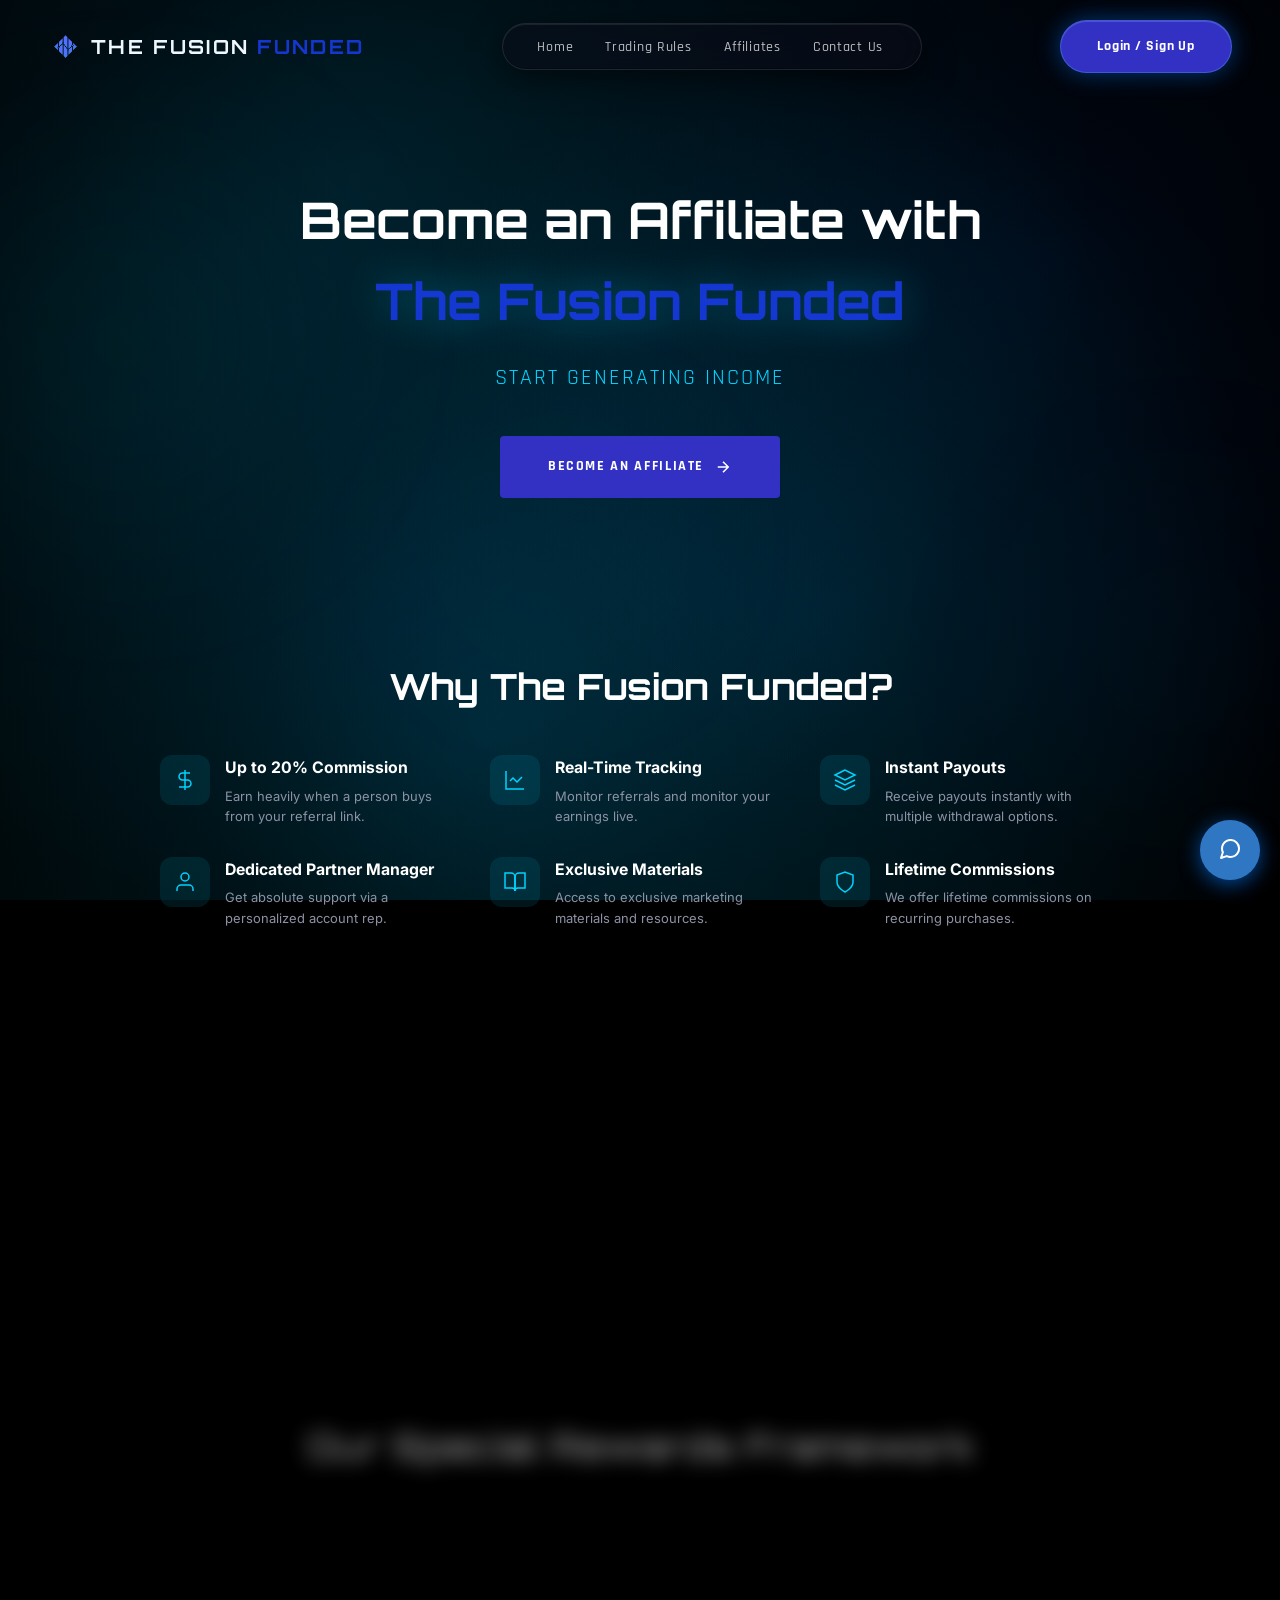
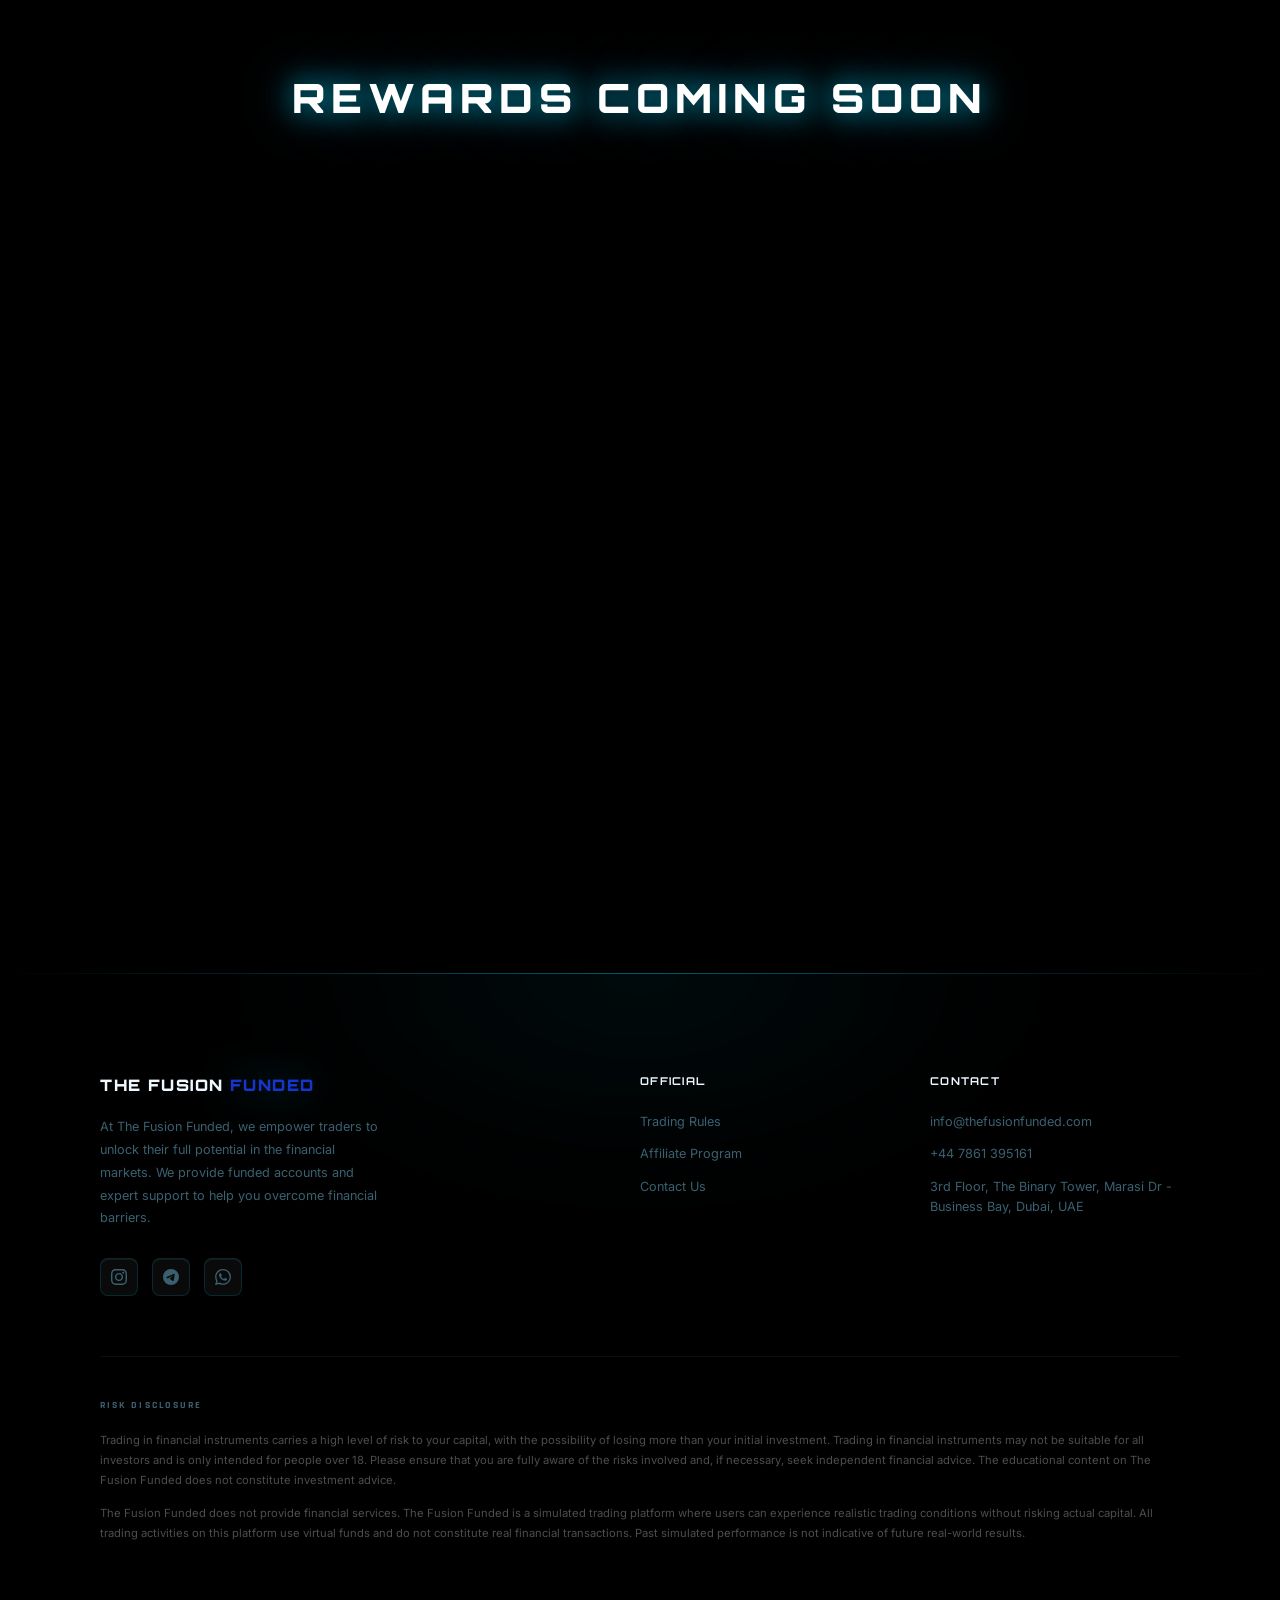
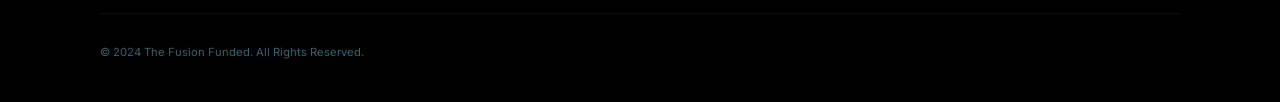
<file: affiliate_program.html>
<!DOCTYPE html>
<html lang="en">

<head>
  <!-- Meta Pixel Code --><script>!function(f,b,e,v,n,t,s){if(f.fbq)return;n=f.fbq=function(){n.callMethod?n.callMethod.apply(n,arguments):n.queue.push(arguments)};if(!f._fbq)f._fbq=n;n.push=n;n.loaded=!0;n.version='2.0';n.queue=[];t=b.createElement(e);t.async=!0;t.src=v;s=b.getElementsByTagName(e)[0];s.parentNode.insertBefore(t,s)}(window, document,'script','https://connect.facebook.net/en_US/fbevents.js');fbq('init', '1428672298946649');fbq('track', 'PageView');</script><noscript><img height="1" width="1" style="display:none"src="https://www.facebook.com/tr?id=1428672298946649&ev=PageView&noscript=1"/></noscript><!-- End Meta Pixel Code -->
  <meta charset="UTF-8" />
  <meta name="viewport" content="width=device-width, initial-scale=1.0" />
  <meta name="description" content="The Fusion Funded � Affiliate Program." />
  <title>The Fusion Funded | Affiliate Program</title>
  <link rel="preconnect" href="https://fonts.googleapis.com" />
  <link rel="preconnect" href="https://fonts.gstatic.com" crossorigin />
  <link
    href="https://fonts.googleapis.com/css2?family=Orbitron:wght@400;600;700;900&family=Inter:wght@300;400;500;600&family=Rajdhani:wght@300;400;500;600;700&display=swap"
    rel="stylesheet" />
  <link rel="stylesheet" href="style.css?v=2" />
  <style>
    html {
      overflow-x: hidden;
      max-width: 100%;
    }

    
    .affiliate-hero {
      padding-top: 180px;
      padding-bottom: 80px;
      text-align: center;
      position: relative;
      z-index: 2;
    }

    .affiliate-hero-title {
      font-family: 'Orbitron', sans-serif;
      font-size: 3.5rem;
      color: #fff;
      margin-bottom: 20px;
    }

    .affiliate-hero-subtitle {
      font-family: 'Rajdhani', sans-serif;
      font-size: 1.5rem;
      color: #00d4ff;
      margin-bottom: 40px;
      text-transform: uppercase;
      letter-spacing: 2px;
    }

    
    .steps-section {
      padding: 60px 0;
      position: relative;
      z-index: 2;
    }

    .steps-container {
      display: grid;
      grid-template-columns: repeat(auto-fit, minmax(300px, 1fr));
      gap: 40px;
      position: relative;
    }

    
    .steps-container::before {
      display: none;
    }

    .step-card {
      background: rgba(14, 18, 30, 0.8);
      border: 1px solid rgba(0, 212, 255, 0.2);
      border-radius: 12px;
      padding: 50px 30px;
      min-height: 250px;
      display: flex;
      flex-direction: column;
      justify-content: center;
      text-align: center;
      flex: 1;
      backdrop-filter: blur(10px);
      transition: transform 0.4s ease, box-shadow 0.4s ease;
      position: relative;
    }

    .step-card:hover {
      transform: translateY(-10px);
      box-shadow: 0 15px 30px rgba(0, 212, 255, 0.2);
    }

    .step-number {
      width: 50px;
      height: 50px;
      background: #00d4ff;
      color: #fff;
      border-radius: 50%;
      display: flex;
      align-items: center;
      justify-content: center;
      font-family: 'Orbitron', sans-serif;
      font-weight: bold;
      font-size: 1.5rem;
      margin: 0 auto 25px auto;
      box-shadow: 0 0 20px rgba(0, 212, 255, 0.5);
    }

    .step-card h3 {
      font-family: 'Rajdhani', sans-serif;
      color: #fff;
      font-size: 1.8rem;
      margin-bottom: 15px;
    }

    .step-card p {
      color: #b0b0b0;
      font-size: 1.1rem;
      line-height: 1.6;
    }

    @media (max-width: 768px) {
      .steps-container {
        flex-direction: column;
      }

      .steps-container::before {
        display: none;
      }

      .affiliate-hero {
        padding-top: 110px;
        padding-bottom: 40px;
      }

      .affiliate-hero-title {
        font-size: 1.8rem;
      }

      .affiliate-hero-subtitle {
        font-size: 1.1rem;
      }

      .section-heading {
        font-size: 1.6rem;
        margin-bottom: 30px;
      }

      .benefits-grid {
        grid-template-columns: 1fr;
      }

      .rewards-grid {
        grid-template-columns: 1fr;
      }

      .reward-image {
        height: 180px;
      }

      .terms-section {
        padding: 30px 16px;
      }

      
      #hunt-banner {
        padding: 0 !important;
      }

      #hunt-banner > div {
        border-radius: 16px !important;
      }

      #hunt-banner > div > div {
        padding: 24px 16px !important;
        flex-direction: column !important;
        align-items: stretch !important;
        gap: 16px !important;
        box-sizing: border-box !important;
      }

      #hunt-banner > div > div > div[style*="flex:1"],
      #hunt-banner > div > div > div[style*="flex-shrink:0"] {
        min-width: 0 !important;
        max-width: 100% !important;
        width: 100% !important;
      }

      #hunt-banner a {
        white-space: normal !important;
        width: 100% !important;
        box-sizing: border-box !important;
        text-align: center !important;
      }

      
      .step-card {
        padding: 30px 20px;
      }

      
      .benefits-grid.container {
        padding: 0 !important;
      }
    }

    
    .rewards-section {
      padding: 80px 0;
      position: relative;
      z-index: 2;
    }

    .rewards-coming-overlay {
      position: absolute;
      inset: 0;
      z-index: 10;
      backdrop-filter: blur(10px);
      -webkit-backdrop-filter: blur(10px);
      background: rgba(0, 0, 0, 0.55);
      border-radius: 16px;
      display: flex;
      align-items: center;
      justify-content: center;
    }

    .rewards-coming-overlay span {
      font-family: 'Orbitron', sans-serif;
      font-size: clamp(1.4rem, 4vw, 2.8rem);
      font-weight: 900;
      letter-spacing: 0.15em;
      text-transform: uppercase;
      color: #fff;
      text-shadow: 0 0 30px rgba(0, 212, 255, 0.8), 0 0 60px rgba(0, 212, 255, 0.4);
    }

    .section-heading {
      text-align: center;
      font-family: 'Orbitron', sans-serif;
      font-size: 2.5rem;
      color: #fff;
      margin-bottom: 60px;
    }

    .rewards-grid {
      display: grid;
      grid-template-columns: repeat(auto-fit, minmax(250px, 1fr));
      gap: 30px;
    }

    .reward-card {
      background: transparent;
      border: 1px solid rgba(255, 255, 255, 0.05);
      border-radius: 16px;
      padding: 40px 20px;
      text-align: center;
      position: relative;
      overflow: hidden;
      transition: all 0.4s ease;
      display: flex;
      flex-direction: column;
      justify-content: center;
      align-items: center;
    }

    
    .reward-card:nth-child(1):hover {
      border-color: rgba(255, 255, 255, 0.5);
      box-shadow: 0 0 20px rgba(255, 255, 255, 0.2);
    }

    .reward-card:nth-child(2):hover {
      border-color: rgba(0, 255, 170, 0.5);
      box-shadow: 0 0 20px rgba(0, 255, 170, 0.2);
    }

    .reward-card:nth-child(3):hover {
      border-color: rgba(0, 212, 255, 0.6);
      box-shadow: 0 0 20px rgba(0, 212, 255, 0.3);
    }

    .reward-card:nth-child(4):hover {
      border-color: rgba(170, 0, 255, 0.6);
      box-shadow: 0 0 20px rgba(170, 0, 255, 0.3);
    }

    .reward-card:nth-child(5):hover {
      border-color: rgba(255, 0, 102, 0.6);
      box-shadow: 0 0 20px rgba(255, 0, 102, 0.3);
    }

    .reward-card:nth-child(6):hover {
      border-color: rgba(255, 170, 0, 0.7);
      box-shadow: 0 0 25px rgba(255, 170, 0, 0.4);
    }

    .reward-card:nth-child(7):hover {
      border-color: rgba(255, 215, 0, 0.9);
      box-shadow: 0 0 35px rgba(255, 215, 0, 0.6);
      transform: scale(1.05);
      z-index: 10;
    }

    .reward-sales {
      font-size: 1.1rem;
      color: #8c92a4;
      text-transform: uppercase;
      letter-spacing: 1px;
      margin-bottom: 10px;
    }

    .reward-sales span {
      font-weight: 700;
      color: #fff;
      font-size: 1.3rem;
    }

    .reward-item {
      font-family: 'Rajdhani', sans-serif;
      font-size: 2rem;
      font-weight: 700;
      color: #00d4ff;
      background: linear-gradient(90deg, #fff, #00d4ff);
      -webkit-background-clip: text;
      background-clip: text;
      -webkit-text-fill-color: transparent;
    }

    .reward-image {
      width: 100%;
      height: 250px;
      object-fit: cover;
      margin-bottom: 25px;
      border-radius: 12px;
    }

    
    .benefits-section {
      padding: 80px 0;
      border-top: none;
      position: relative;
      z-index: 2;
      border-radius: 0;
      margin-bottom: 60px;
      background: transparent;
    }

    .benefits-grid {
      display: grid;
      grid-template-columns: repeat(auto-fit, minmax(300px, 1fr));
      gap: 30px;
    }

    .benefit-item {
      display: flex;
      align-items: flex-start;
      gap: 15px;
    }

    .benefit-icon {
      width: 50px;
      height: 50px;
      background: rgba(0, 212, 255, 0.1);
      border-radius: 12px;
      color: #00d4ff;
      display: flex;
      align-items: center;
      justify-content: center;
      flex-shrink: 0;
    }

    .benefit-icon svg {
      width: 24px;
      height: 24px;
    }

    .benefit-text h4 {
      font-family: 'Inter', sans-serif;
      font-size: 1.1rem;
      color: #fff;
      margin-bottom: 5px;
    }

    
    .terms-section {
      padding: 60px;
      background: transparent;
      border-radius: 20px;
      border: none;
      margin-bottom: 100px;
      position: relative;
      z-index: 2;
    }

    .terms-section h3 {
      font-family: 'Orbitron', sans-serif;
      color: #fff;
      margin-bottom: 20px;
    }

    .terms-section ul {
      margin-left: 20px;
      color: #b0b0b0;
      line-height: 1.8;
      font-size: 0.95rem;
    }

    .terms-section li {
      margin-bottom: 10px;
    }

    
    .animate-on-scroll {
      opacity: 0;
      transform: scale(0.85);
      transition: all 0.6s cubic-bezier(0.175, 0.885, 0.32, 1.275);
    }

    .animate-on-scroll.scrolled {
      opacity: 1;
      transform: scale(1);
    }

    .slide-left {
      opacity: 0;
      transform: translateY(20px);
      transition: all 0.7s cubic-bezier(0.25, 0.46, 0.45, 0.94);
    }

    .slide-left.scrolled {
      opacity: 1;
      transform: translateY(0);
    }

    .slide-right {
      opacity: 0;
      transform: translateY(20px);
      transition: all 0.7s cubic-bezier(0.25, 0.46, 0.45, 0.94);
    }

    .slide-right.scrolled {
      opacity: 1;
      transform: translateY(0);
    }
  </style>
    <link rel="stylesheet" href="chatbot_widget/style.css">
</head>

<body>

  
  <canvas id="liquid-bg"></canvas>

  
  <nav id="navbar">
    <div class="nav-inner">
      <div class="nav-logo" id="nav-logo" onclick="window.location.href='index.html';">
        <img src="logo.png" alt="Logo" class="nav-logo-img">
        <span class="logo-text">THE FUSION</span>
        <span class="logo-accent">FUNDED</span>
      </div>
      <ul class="nav-links" id="nav-links">
        <li><a href="index.html" class="nav-link">Home</a></li>
        <li><a href="trading_rules.html" class="nav-link">Trading Rules</a></li>
        <li><a href="affiliate_program.html" class="nav-link">Affiliates</a></li>
        <li><a href="contact_us.html" class="nav-link">Contact Us</a></li>
        <li><a href="https://dashboard.thefusionfunded.com/signup" class="nav-cta-mobile" target="_blank">Login / Sign
            Up</a></li>
      </ul>
      <a href="https://dashboard.thefusionfunded.com/signup" class="nav-cta" id="nav-cta" target="_blank">Login / Sign
        Up</a>
      <button class="hamburger" id="hamburger" aria-label="Toggle navigation">
        <span></span><span></span><span></span>
      </button>
    </div>
  </nav>

  
  <div class="gradient-orb orb-1"></div>
  <div class="gradient-orb orb-2"></div>
  <div class="gradient-orb orb-3"></div>

  
  <section class="affiliate-hero container">
    <h1 class="affiliate-hero-title">Become an Affiliate with <br><span class="gradient-text">The Fusion Funded</span>
    </h1>
    <p class="affiliate-hero-subtitle">Start Generating Income</p>
    <a href="https://dashboard.thefusionfunded.com/signup" class="btn-primary btn-large" target="_blank">
      <span>Become an Affiliate</span>
      <svg viewBox="0 0 24 24" fill="none" stroke="currentColor" stroke-width="2">
        <path d="M5 12h14M12 5l7 7-7 7" />
      </svg>
    </a>
  </section>

  
  <section class="container">
    <div class="benefits-section animate-on-scroll">
      <h2 class="section-heading" style="margin-bottom: 40px;">Why The Fusion Funded?</h2>
      <div class="benefits-grid container">
        <div class="benefit-item">
          <div class="benefit-icon">
            <svg viewBox="0 0 24 24" fill="none" stroke="currentColor" stroke-width="1.5">
              <path d="M12 2v20M17 5H9.5a3.5 3.5 0 0 0 0 7h5a3.5 3.5 0 0 1 0 7H6" />
            </svg>
          </div>
          <div class="benefit-text">
            <h4>Up to 20% Commission</h4>
            <p style="color: #8c92a4; font-size: 0.9rem;">Earn heavily when a person buys from your referral link.</p>
          </div>
        </div>
        <div class="benefit-item">
          <div class="benefit-icon">
            <svg viewBox="0 0 24 24" fill="none" stroke="currentColor" stroke-width="1.5">
              <path d="M3 3v18h18" />
              <path d="m19 9-5 5-4-4-3 3" />
            </svg>
          </div>
          <div class="benefit-text">
            <h4>Real-Time Tracking</h4>
            <p style="color: #8c92a4; font-size: 0.9rem;">Monitor referrals and monitor your earnings live.</p>
          </div>
        </div>
        <div class="benefit-item">
          <div class="benefit-icon">
            <svg viewBox="0 0 24 24" fill="none" stroke="currentColor" stroke-width="1.5">
              <path d="M12 2L2 7l10 5 10-5-10-5zM2 17l10 5 10-5M2 12l10 5 10-5" />
            </svg>
          </div>
          <div class="benefit-text">
            <h4>Instant Payouts</h4>
            <p style="color: #8c92a4; font-size: 0.9rem;">Receive payouts instantly with multiple withdrawal options.
            </p>
          </div>
        </div>
        <div class="benefit-item">
          <div class="benefit-icon">
            <svg viewBox="0 0 24 24" fill="none" stroke="currentColor" stroke-width="1.5">
              <path d="M20 21v-2a4 4 0 0 0-4-4H8a4 4 0 0 0-4 4v2" />
              <circle cx="12" cy="7" r="4" />
            </svg>
          </div>
          <div class="benefit-text">
            <h4>Dedicated Partner Manager</h4>
            <p style="color: #8c92a4; font-size: 0.9rem;">Get absolute support via a personalized account rep.</p>
          </div>
        </div>
        <div class="benefit-item">
          <div class="benefit-icon">
            <svg viewBox="0 0 24 24" fill="none" stroke="currentColor" stroke-width="1.5">
              <path d="M2 3h6a4 4 0 0 1 4 4v14a3 3 0 0 0-3-3H2z" />
              <path d="M22 3h-6a4 4 0 0 0-4 4v14a3 3 0 0 1 3-3h7z" />
            </svg>
          </div>
          <div class="benefit-text">
            <h4>Exclusive Materials</h4>
            <p style="color: #8c92a4; font-size: 0.9rem;">Access to exclusive marketing materials and resources.</p>
          </div>
        </div>
        <div class="benefit-item">
          <div class="benefit-icon">
            <svg viewBox="0 0 24 24" fill="none" stroke="currentColor" stroke-width="1.5">
              <path d="M12 22s8-4 8-10V5l-8-3-8 3v7c0 6 8 10 8 10z" />
            </svg>
          </div>
          <div class="benefit-text">
            <h4>Lifetime Commissions</h4>
            <p style="color: #8c92a4; font-size: 0.9rem;">We offer lifetime commissions on recurring purchases.</p>
          </div>
        </div>
      </div>
    </div>
  </section>
  
  <section id="hunt-banner" class="container" style="margin-bottom: 60px; position: relative; z-index: 2;">
    <div
      style="position:relative;border-radius:20px;padding:1.5px;background:conic-gradient(from 0deg,transparent 0deg,rgba(0,212,255,0.7) 60deg,rgba(0,80,200,0.4) 120deg,transparent 180deg,rgba(0,212,255,0.5) 240deg,transparent 300deg,transparent 360deg);animation:cgSpin 12s linear infinite;overflow:hidden;box-sizing:border-box;width:100%;">
      <div
        style="border-radius:19px;background:rgba(6,14,28,0.85);backdrop-filter:blur(32px) saturate(180%);-webkit-backdrop-filter:blur(32px) saturate(180%);padding:clamp(20px,4vw,48px) clamp(16px,4vw,52px);display:flex;align-items:center;justify-content:space-between;gap:24px;flex-wrap:wrap;box-shadow:0 8px 60px rgba(0,0,0,0.6),inset 0 1px 0 rgba(255,255,255,0.07);position:relative;overflow:hidden;box-sizing:border-box;width:100%;">
        
        <div
          style="position:absolute;top:0;left:0;right:0;height:1px;background:linear-gradient(90deg,transparent,rgba(0,212,255,0.4),transparent);">
        </div>
        
        <div style="position:absolute;inset:0;pointer-events:none;overflow:hidden;">
          <div
            style="position:absolute;width:4px;height:4px;border-radius:50%;background:rgba(255,255,255,0.25);top:20%;left:25%;animation:dotFloat 6s ease-in-out infinite;">
          </div>
          <div
            style="position:absolute;width:3px;height:3px;border-radius:50%;background:rgba(255,255,255,0.18);top:60%;left:45%;animation:dotFloat 8s 2s ease-in-out infinite;">
          </div>
          <div
            style="position:absolute;width:3px;height:3px;border-radius:50%;background:rgba(255,255,255,0.2);top:35%;left:65%;animation:dotFloat 7s 1s ease-in-out infinite;">
          </div>
          <div
            style="position:absolute;width:2px;height:2px;border-radius:50%;background:rgba(255,255,255,0.15);top:75%;left:55%;animation:dotFloat 9s 3s ease-in-out infinite;">
          </div>
        </div>
        
        <div style="flex-shrink:0;">
          <h2
            style="font-family:'Orbitron',monospace;font-size:clamp(1.6rem,3vw,2.4rem);font-weight:900;color:#ffffff;line-height:1.15;margin:0;">
            Come with Us.<br>Earn with Us.</h2>
        </div>
        
        <div style="flex:1;min-width:0;max-width:420px;word-break:break-word;">
          <p
            style="font-family:'Inter',sans-serif;font-size:0.97rem;color:rgba(255,255,255,0.65);line-height:1.7;margin:0;">
            The industry's most aggressive affiliate program. Lifetime commissions, luxury milestone rewards, and
            on-demand payouts.</p>
        </div>
        
        <div style="display:flex;flex-direction:column;gap:12px;flex-shrink:0;">
          <a href="https://dashboard.thefusionfunded.com/signup" target="_blank"
            style="display:inline-flex;align-items:center;justify-content:center;font-family:'Rajdhani',sans-serif;font-size:0.88rem;font-weight:700;letter-spacing:0.12em;text-transform:uppercase;padding:14px 20px;background:transparent;color:#ffffff;border:1.5px solid rgba(255,255,255,0.35);border-radius:8px;white-space:normal;transition:all 0.3s;text-decoration:none;width:100%;box-sizing:border-box;"
            onmouseover="this.style.borderColor='#fff';this.style.background='rgba(255,255,255,0.08)'"
            onmouseout="this.style.borderColor='rgba(255,255,255,0.35)';this.style.background='transparent'">Join The
            Affiliate</a>
          <a href="https://wa.me/447861395161?text=Hey%20I%20want%20to%20join%20the%20affiliate%20program"
            target="_blank"
            style="display:inline-flex;align-items:center;justify-content:center;gap:8px;font-family:'Rajdhani',sans-serif;font-size:0.88rem;font-weight:700;letter-spacing:0.08em;padding:14px 20px;background:#25D366;color:#fff;border:none;border-radius:8px;white-space:normal;transition:all 0.3s;text-decoration:none;box-shadow:0 4px 20px rgba(37,211,102,0.35);width:100%;box-sizing:border-box;"
            onmouseover="this.style.boxShadow='0 4px 28px rgba(37,211,102,0.55)';this.style.transform='translateY(-2px)'"
            onmouseout="this.style.boxShadow='0 4px 20px rgba(37,211,102,0.35)';this.style.transform='translateY(0)'">
            <svg viewBox="0 0 24 24" fill="currentColor" width="16" height="16">
              <path
                d="M17.472 14.382c-.297-.149-1.758-.867-2.03-.967-.273-.099-.471-.148-.67.15-.197.297-.767.966-.94 1.164-.173.199-.347.223-.644.075-.297-.15-1.255-.463-2.39-1.475-.883-.788-1.48-1.761-1.653-2.059-.173-.297-.018-.458.13-.606.134-.133.298-.347.446-.52.149-.174.198-.298.298-.497.099-.198.05-.371-.025-.52-.075-.149-.669-1.612-.916-2.207-.242-.579-.487-.5-.669-.51-.173-.008-.371-.01-.57-.01-.198 0-.52.074-.792.372-.272.297-1.04 1.016-1.04 2.479 0 1.462 1.065 2.875 1.213 3.074.149.198 2.096 3.2 5.077 4.487.709.306 1.262.489 1.694.625.712.227 1.36.195 1.871.118.571-.085 1.758-.719 2.006-1.413.248-.694.248-1.289.173-1.413-.074-.124-.272-.198-.57-.347m-5.421 7.403h-.004a9.87 9.87 0 01-5.031-1.378l-.361-.214-3.741.982.998-3.648-.235-.374a9.86 9.86 0 01-1.51-5.26c.001-5.45 4.436-9.884 9.888-9.884 2.64 0 5.122 1.03 6.988 2.898a9.825 9.825 0 012.893 6.994c-.003 5.45-4.437 9.884-9.885 9.884m8.413-18.297A11.815 11.815 0 0012.05 0C5.495 0 .16 5.335.157 11.892c0 2.096.547 4.142 1.588 5.945L.057 24l6.305-1.654a11.882 11.882 0 005.683 1.448h.005c6.554 0 11.89-5.335 11.893-11.893a11.821 11.821 0 00-3.48-8.413z" />
            </svg>
            +44-7861395161
          </a>
        </div>
      </div>
    </div>
  </section>

  
  <section class="rewards-section container">
    <div class="rewards-coming-overlay"><span>Rewards Coming Soon</span></div>
    <h2 class="section-heading">Our Special Rewards Framework</h2>
    <div class="rewards-grid">
      <div class="reward-card slide-left">
        <img class="reward-image" src="iphone_reward.png" alt="iPhone 128GB">
        <div class="reward-sales"><span>50</span> Account Sales</div>
        <div class="reward-item">iPhone (128GB)</div>
      </div>
      <div class="reward-card slide-right">
        <img class="reward-image" src="macbook_reward.png" alt="MacBook Air">
        <div class="reward-sales"><span>100</span> Account Sales</div>
        <div class="reward-item">MacBook Air</div>
      </div>
      <div class="reward-card slide-left">
        <img class="reward-image" src="cash_reward.png" alt="$1500 Cash">
        <div class="reward-sales"><span>200</span> Account Sales</div>
        <div class="reward-item">$1,500 Cash Prize</div>
      </div>
      <div class="reward-card slide-right">
        <img class="reward-image" src="tiago_reward.png" alt="Tata Tiago">
        <div class="reward-sales"><span>500</span> Account Sales</div>
        <div class="reward-item">Tata Tiago</div>
      </div>
      
      
      
    </div>
  </section>

  <section class="container">
    <div class="terms-section animate-on-scroll">
      <h3>Terms & Conditions</h3>
      <ul>
        <li>You will get instant commission in your referral dashboard, for all the account purchase through your link.
        </li>
        <li>You can withdraw affiliate commission once you withdrawal commission is at least 150USD or more.</li>
        <li>If you will get minimum 25K account and above sale than only we will count it as one sale in our special
          reward.</li>
        <li>Once you reach to our car price you will get ex-showroom price of car (Base model).</li>
        <li>You will also get one special manager once you get 50 sale of any account size.</li>
      </ul>
      <div style="margin-top: 30px;">
        <a href="https://wa.me/message/M3FHBYUPELBIJ1" class="btn-ghost" target="_blank">
          <span>Need Help? Contact Us</span>
        </a>
      </div>
    </div>
  </section>

  <style>
    #hunt-banner {
      opacity: 0;
      transform: translateY(100px) scale(0.88) rotateX(8deg);
      filter: blur(6px);
      transition: opacity 0.9s cubic-bezier(0.22, 1, 0.36, 1), transform 0.9s cubic-bezier(0.22, 1, 0.36, 1), filter 0.9s ease;
    }

    #hunt-banner.hunt-visible {
      opacity: 1;
      transform: translateY(0) scale(1) rotateX(0deg);
      filter: blur(0px);
    }

    @keyframes dotFloat {

      0%,
      100% {
        transform: translateY(0);
        opacity: 0.6;
      }

      50% {
        transform: translateY(-12px);
        opacity: 1;
      }
    }
  </style>

  
  <footer class="footer long-footer">
    <div class="footer-glow"></div>
    <div class="footer-gradient-shape"></div>
    <div class="container">
      <div class="footer-grid footer-grid-3">
        <div class="footer-brand">
          <div class="footer-logo">THE FUSION <span class="gradient-text">FUNDED</span></div>
          <p>At The Fusion Funded, we empower traders to unlock their full potential in the financial markets. We
            provide funded accounts and expert support to help you overcome financial barriers.</p>
          <div class="social-links">
            <a href="https://www.instagram.com/thefusionfunded/" class="social-link" aria-label="Instagram"
              target="_blank">
              <svg viewBox="0 0 24 24" fill="currentColor">
                <path
                  d="M12 2.163c3.204 0 3.584.012 4.85.07 3.252.148 4.771 1.691 4.919 4.919.058 1.265.069 1.645.069 4.849 0 3.205-.012 3.584-.069 4.849-.149 3.225-1.664 4.771-4.919 4.919-1.266.058-1.644.07-4.85.07-3.204 0-3.584-.012-4.849-.07-3.26-.149-4.771-1.699-4.919-4.92-.058-1.265-.07-1.644-.07-4.849 0-3.204.013-3.583.07-4.849.149-3.227 1.664-4.771 4.919-4.919 1.266-.057 1.645-.069 4.849-.069zm0-2.163c-3.259 0-3.667.014-4.947.072-4.358.2-6.78 2.618-6.98 6.98-.059 1.281-.073 1.689-.073 4.948 0 3.259.014 3.668.072 4.948.2 4.358 2.618 6.78 6.98 6.98 1.281.058 1.689.072 4.948.072 3.259 0 3.668-.014 4.948-.072 4.354-.2 6.782-2.618 6.979-6.98.059-1.28.073-1.689.073-4.948 0-3.259-.014-3.667-.072-4.947-.196-4.354-2.617-6.78-6.979-6.98-1.281-.059-1.69-.073-4.949-.073zm0 5.838c-3.403 0-6.162 2.759-6.162 6.162s2.759 6.163 6.162 6.163 6.162-2.759 6.162-6.163c0-3.403-2.759-6.162-6.162-6.162zm0 10.162c-2.209 0-4-1.79-4-4 0-2.209 1.791-4 4-4s4 1.791 4 4c0 2.21-1.791 4-4 4zm6.406-11.845c-.796 0-1.441.645-1.441 1.44s.645 1.44 1.441 1.44c.795 0 1.439-.645 1.439-1.44s-.644-1.44-1.439-1.44z" />
              </svg>
            </a>
            <a href="https://t.me/thefusionfunded" class="social-link" aria-label="Telegram" target="_blank">
              <svg viewBox="0 0 24 24" fill="currentColor">
                <path
                  d="M11.944 0A12 12 0 0 0 0 12a12 12 0 0 0 12 12 12 12 0 0 0 12-12A12 12 0 0 0 12 0h-.056zm4.962 7.224c.1-.002.321.023.465.14a.506.506 0 0 1 .171.325c.016.093.036.306.02.472-.18 1.898-.962 6.502-1.36 8.627-.168.9-.499 1.201-.82 1.23-.696.065-1.225-.46-1.9-.902-1.056-.693-1.653-1.124-2.678-1.8-1.185-.78-.417-1.21.258-1.91.177-.184 3.247-2.977 3.307-3.23.007-.032.014-.15-.056-.212s-.174-.041-.249-.024c-.106.024-1.793 1.14-5.061 3.345-.479.33-.913.49-1.302.48-.428-.008-1.252-.241-1.865-.44-.752-.245-1.349-.374-1.297-.789.027-.216.325-.437.893-.663 3.498-1.524 5.83-2.529 6.998-3.014 3.332-1.386 4.025-1.627 4.476-1.635z" />
              </svg>
            </a>
            <a href="https://wa.me/message/M3FHBYUPELBIJ1" class="social-link" aria-label="WhatsApp" target="_blank">
              <svg viewBox="0 0 24 24" fill="currentColor">
                <path
                  d="M17.472 14.382c-.297-.149-1.758-.867-2.03-.967-.273-.099-.471-.148-.67.15-.197.297-.767.966-.94 1.164-.173.199-.347.223-.644.075-.297-.15-1.255-.463-2.39-1.475-.883-.788-1.48-1.761-1.653-2.059-.173-.297-.018-.458.13-.606.134-.133.298-.347.446-.52.149-.174.198-.298.298-.497.099-.198.05-.371-.025-.52-.075-.149-.669-1.612-.916-2.207-.242-.579-.487-.5-.669-.51-.173-.008-.371-.01-.57-.01-.198 0-.52.074-.792.372-.272.297-1.04 1.016-1.04 2.479 0 1.462 1.065 2.875 1.213 3.074.149.198 2.096 3.2 5.077 4.487.709.306 1.262.489 1.694.625.712.227 1.36.195 1.871.118.571-.085 1.758-.719 2.006-1.413.248-.694.248-1.289.173-1.413-.074-.124-.272-.198-.57-.347m-5.421 7.403h-.004a9.87 9.87 0 01-5.031-1.378l-.361-.214-3.741.982.998-3.648-.235-.374a9.86 9.86 0 01-1.51-5.26c.001-5.45 4.436-9.884 9.888-9.884 2.64 0 5.122 1.03 6.988 2.898a9.825 9.825 0 012.893 6.994c-.003 5.45-4.437 9.884-9.885 9.884m8.413-18.297A11.815 11.815 0 0012.05 0C5.495 0 .16 5.335.157 11.892c0 2.096.547 4.142 1.588 5.945L.057 24l6.305-1.654a11.882 11.882 0 005.683 1.448h.005c6.554 0 11.89-5.335 11.893-11.893a11.821 11.821 0 00-3.48-8.413z" />
              </svg>
            </a>
          </div>
        </div>

        <div class="footer-col">
          <h4>Official</h4>
          <ul>
            <li><a href="trading_rules.html">Trading Rules</a></li>
            <li><a href="affiliate_program.html">Affiliate Program</a></li>

            <li><a href="contact_us.html">Contact Us</a></li>
          </ul>
        </div>

        <div class="footer-col">
          <h4>Contact</h4>
          <ul>
            <li><a href="mailto:info@thefusionfunded.com">info@thefusionfunded.com</a></li>
            <li><a href="tel:+447861395161">+44 7861 395161</a></li>
            <li>3rd Floor, The Binary Tower, Marasi Dr - Business Bay, Dubai, UAE</li>
          </ul>
        </div>
      </div>
      <div class="footer-disclaimer">
        <h5>Risk Disclosure</h5>
        <p>Trading in financial instruments carries a high level of risk to your capital, with the possibility of losing
          more than your initial investment. Trading in financial instruments may not be suitable for all investors and
          is only intended for people over 18. Please ensure that you are fully aware of the risks involved and, if
          necessary, seek independent financial advice. The educational content on The Fusion Funded does not constitute
          investment advice.</p>
        <p>The Fusion Funded does not provide financial services. The Fusion Funded is a simulated trading platform
          where users can experience realistic trading conditions without risking actual capital. All trading activities
          on this platform use virtual funds and do not constitute real financial transactions. Past simulated
          performance is not indicative of future real-world results.</p>
      </div>

      <div class="footer-bottom">
        <p>&copy; 2024 The Fusion Funded. All Rights Reserved.</p>
        
      </div>
    </div>
  </footer>

  <script src="app.js"></script>
  <script>
    document.addEventListener('DOMContentLoaded', () => {
      const observer = new IntersectionObserver((entries) => {
        entries.forEach((entry) => {
          if (entry.isIntersecting) {
            entry.target.classList.add('scrolled');
          } else {

            entry.target.classList.remove('scrolled');
          }
        });
      }, { threshold: 0.1 });

      const animatedElements = document.querySelectorAll('.animate-on-scroll, .slide-left, .slide-right');
      animatedElements.forEach((el) => observer.observe(el));

      const huntBanner = document.getElementById('hunt-banner');
      if (huntBanner) {
        const huntObserver = new IntersectionObserver((entries) => {
          entries.forEach(entry => {
            if (entry.isIntersecting) {
              huntBanner.classList.add('hunt-visible');
            } else {
              huntBanner.classList.remove('hunt-visible');
            }
          });
        }, { threshold: 0.15 });
        huntObserver.observe(huntBanner);
      }
    });
  </script>
    
    <div class="chat-container">
        <div class="chat-messages">
            
            <div class="tab-content" id="home-tab">
                <div class="home-hero">
                    <img src="logo.png" alt="Logo" class="chat-logo">
                    <div class="home-hero-actions">
                        <button id="header-close-btn" class="header-btn" aria-label="Close Chat" title="Close Chat">
                            <svg width="20" height="20" viewBox="0 0 24 24" fill="none"
                                xmlns="http://www.w3.org/2000/svg">
                                <path d="M18 6L6 18" stroke="#1a1a1a" stroke-width="2" stroke-linecap="round"
                                    stroke-linejoin="round" />
                                <path d="M6 6L18 18" stroke="#1a1a1a" stroke-width="2" stroke-linecap="round"
                                    stroke-linejoin="round" />
                            </svg>
                        </button>
                    </div>
                    <h2>Hi there,</h2>
                    <p>How can we help?</p>
                </div>

                <div class="home-message-section">
                    <div class="home-section" onclick="switchToMessages()">
                        <div>
                            <div class="section-title">Hi I'm Neeraj</div>
                            <div class="section-subtitle">Always here for you</div>
                        </div>
                        <svg width="20" height="20" viewBox="0 0 24 24" fill="none" xmlns="http://www.w3.org/2000/svg">
                            <path d="M5 12h14M12 5l7 7-7 7" stroke="currentColor" stroke-width="2"
                                stroke-linecap="round" stroke-linejoin="round" />
                        </svg>
                    </div>
                </div>

                <div class="home-help-section">
                    <div class="help-search-box">
                        <div class="help-search-input-wrapper">
                            <input type="text" placeholder="Search for help" readonly onclick="switchToHelp()" />
                            <svg width="20" height="20" viewBox="0 0 24 24" fill="none"
                                xmlns="http://www.w3.org/2000/svg">
                                <circle cx="11" cy="11" r="8" stroke="currentColor" stroke-width="2"
                                    stroke-linecap="round" stroke-linejoin="round" />
                                <path d="M21 21l-4.35-4.35" stroke="currentColor" stroke-width="2"
                                    stroke-linecap="round" stroke-linejoin="round" />
                            </svg>
                        </div>
                        <div class="message-suggestions">
                            <div class="suggestion-item" onclick="askQuestion('What is a prop firm?')">
                                <span>What is a prop firm?</span>
                            </div>
                            <div class="suggestion-item" onclick="askQuestion('How to take a payout')">
                                <span>How to take a payout</span>
                            </div>
                            <div class="suggestion-item" onclick="askQuestion('Drawdown rules')">
                                <span>Drawdown rules</span>
                            </div>

                        </div>
                    </div>
                </div>
            </div>

            
            <div class="tab-content" id="messages-tab" style="display: none;">
            </div>

            
            <div class="tab-content" id="help-tab" style="display: none;">
                
                <div class="help-search-container">
                    <div class="help-search-wrapper">
                        <svg width="20" height="20" viewBox="0 0 24 24" fill="none" xmlns="http://www.w3.org/2000/svg"
                            class="search-icon">
                            <circle cx="11" cy="11" r="8" stroke="currentColor" stroke-width="2" stroke-linecap="round"
                                stroke-linejoin="round" />
                            <path d="M21 21l-4.35-4.35" stroke="currentColor" stroke-width="2" stroke-linecap="round"
                                stroke-linejoin="round" />
                        </svg>
                        <input type="text" id="help-search-input" placeholder="Search for help" />
                    </div>
                </div>

                
                <div class="help-search-results" id="help-search-results" style="display: none;"></div>

                <div class="help-content" id="help-main">
                    <h3>THE FUSION FUNDED Knowledge Base</h3>
                    <p style="color: #888; font-size: 0.9rem; margin-bottom: 20px;">Comprehensive guide to evaluation,
                        trading rules, and operations</p>
                    <div class="faq-item" onclick="showFaqCategory('evaluation')">
                        <span>?? About & Evaluation Models</span>
                        <svg width="16" height="16" viewBox="0 0 24 24" fill="none" xmlns="http://www.w3.org/2000/svg">
                            <path d="M9 18l6-6-6-6" stroke="currentColor" stroke-width="2" stroke-linecap="round"
                                stroke-linejoin="round" />
                        </svg>
                    </div>
                    <div class="faq-item" onclick="showFaqCategory('drawdown')">
                        <span>?? Drawdown & Risk Management</span>
                        <svg width="16" height="16" viewBox="0 0 24 24" fill="none" xmlns="http://www.w3.org/2000/svg">
                            <path d="M9 18l6-6-6-6" stroke="currentColor" stroke-width="2" stroke-linecap="round"
                                stroke-linejoin="round" />
                        </svg>
                    </div>
                    <div class="faq-item" onclick="showFaqCategory('trading')">
                        <span>?? Trading Rules & Guidelines</span>
                        <svg width="16" height="16" viewBox="0 0 24 24" fill="none" xmlns="http://www.w3.org/2000/svg">
                            <path d="M9 18l6-6-6-6" stroke="currentColor" stroke-width="2" stroke-linecap="round"
                                stroke-linejoin="round" />
                        </svg>
                    </div>
                    <div class="faq-item" onclick="showFaqCategory('payouts')">
                        <span>?? Withdrawals & Payouts</span>
                        <svg width="16" height="16" viewBox="0 0 24 24" fill="none" xmlns="http://www.w3.org/2000/svg">
                            <path d="M9 18l6-6-6-6" stroke="currentColor" stroke-width="2" stroke-linecap="round"
                                stroke-linejoin="round" />
                        </svg>
                    </div>
                    <div class="faq-item" onclick="showFaqCategory('compliance')">
                        <span>? KYC & Verification</span>
                        <svg width="16" height="16" viewBox="0 0 24 24" fill="none" xmlns="http://www.w3.org/2000/svg">
                            <path d="M9 18l6-6-6-6" stroke="currentColor" stroke-width="2" stroke-linecap="round"
                                stroke-linejoin="round" />
                        </svg>
                    </div>
                    <div class="faq-item" onclick="showFaqCategory('operations')">
                        <span>?? Account Security & Access</span>
                        <svg width="16" height="16" viewBox="0 0 24 24" fill="none" xmlns="http://www.w3.org/2000/svg">
                            <path d="M9 18l6-6-6-6" stroke="currentColor" stroke-width="2" stroke-linecap="round"
                                stroke-linejoin="round" />
                        </svg>
                    </div>
                    <div class="faq-item" onclick="showFaqCategory('refunds')">
                        <span>?? Refund Policies</span>
                        <svg width="16" height="16" viewBox="0 0 24 24" fill="none" xmlns="http://www.w3.org/2000/svg">
                            <path d="M9 18l6-6-6-6" stroke="currentColor" stroke-width="2" stroke-linecap="round"
                                stroke-linejoin="round" />
                        </svg>
                    </div>
                </div>

                
                <div class="help-category" id="help-category" style="display: none;"></div>

                
                <div class="help-article" id="help-article" style="display: none;"></div>
            </div>
        </div>

        <div class="chat-input-area" id="chat-input-area" style="display: none;">
            <div id="attachment-preview" class="attachment-preview"></div>
            <div class="input-wrapper">
                <input type="file" id="file-input" multiple accept="*/*" style="display: none;"
                    onchange="handleFileUpload(event)">
                <button class="input-icon-btn" onclick="document.getElementById('file-input').click()"
                    title="Attach file">
                    <svg width="18" height="18" viewBox="0 0 24 24" fill="none" xmlns="http://www.w3.org/2000/svg">
                        <path
                            d="M21.44 11.05l-9.19 9.19a6 6 0 0 1-8.49-8.49l9.19-9.19a4 4 0 0 1 5.66 5.66l-9.2 9.19a2 2 0 0 1-2.83-2.83l8.49-8.48"
                            stroke="currentColor" stroke-width="2" stroke-linecap="round" stroke-linejoin="round" />
                    </svg>
                </button>
                <button class="input-icon-btn" onclick="handleVoiceRecord()" title="Voice message">
                    <svg width="18" height="18" viewBox="0 0 24 24" fill="none" xmlns="http://www.w3.org/2000/svg">
                        <path d="M12 1a3 3 0 0 0-3 3v8a3 3 0 0 0 6 0V4a3 3 0 0 0-3-3z" stroke="currentColor"
                            stroke-width="2" stroke-linecap="round" stroke-linejoin="round" />
                        <path d="M19 10v2a7 7 0 0 1-14 0v-2" stroke="currentColor" stroke-width="2"
                            stroke-linecap="round" stroke-linejoin="round" />
                    </svg>
                </button>
                <input type="text" placeholder="Type your question..." aria-label="Type your question" maxlength="100">
                <button class="send-btn" aria-label="Send">
                    <svg width="20" height="20" viewBox="0 0 24 24" fill="none" xmlns="http://www.w3.org/2000/svg">
                        <path d="M22 2L11 13" stroke="white" stroke-width="2" stroke-linecap="round"
                            stroke-linejoin="round" />
                        <path d="M22 2L15 22L11 13L2 9L22 2Z" stroke="white" stroke-width="2" stroke-linecap="round"
                            stroke-linejoin="round" />
                    </svg>
                </button>
            </div>
        </div>

        
        <div class="chat-bottom-nav">
            <button class="nav-item active" data-tab="home">
                <svg width="20" height="20" viewBox="0 0 24 24" fill="none" xmlns="http://www.w3.org/2000/svg">
                    <path d="M3 9l9-7 9 7v11a2 2 0 0 1-2 2H5a2 2 0 0 1-2-2z" stroke="currentColor" stroke-width="2"
                        stroke-linecap="round" stroke-linejoin="round" />
                    <polyline points="9 22 9 12 15 12 15 22" stroke="currentColor" stroke-width="2"
                        stroke-linecap="round" stroke-linejoin="round" />
                </svg>
                <span>Home</span>
            </button>
            <button class="nav-item" data-tab="messages">
                <svg width="20" height="20" viewBox="0 0 24 24" fill="none" xmlns="http://www.w3.org/2000/svg">
                    <path d="M21 15a2 2 0 0 1-2 2H7l-4 4V5a2 2 0 0 1 2-2h14a2 2 0 0 1 2 2z" stroke="currentColor"
                        stroke-width="2" stroke-linecap="round" stroke-linejoin="round" />
                </svg>
                <span>Messages</span>
            </button>
            <button class="nav-item" data-tab="help">
                <svg width="20" height="20" viewBox="0 0 24 24" fill="none" xmlns="http://www.w3.org/2000/svg">
                    <circle cx="12" cy="12" r="10" stroke="currentColor" stroke-width="2" stroke-linecap="round"
                        stroke-linejoin="round" />
                    <path d="M9.09 9a3 3 0 0 1 5.83 1c0 2-3 3-3 3" stroke="currentColor" stroke-width="2"
                        stroke-linecap="round" stroke-linejoin="round" />
                    <line x1="12" y1="17" x2="12.01" y2="17" stroke="currentColor" stroke-width="2"
                        stroke-linecap="round" stroke-linejoin="round" />
                </svg>
                <span>Help</span>
            </button>
        </div>
    </div>

    
    <button id="chat-launcher" class="chat-launcher" aria-label="Open Chat">
        <div class="launcher-icon">
            <svg width="24" height="24" viewBox="0 0 24 24" fill="none" xmlns="http://www.w3.org/2000/svg">
                <path
                    d="M21 11.5C21.0039 12.8199 20.6957 14.1219 20.1 15.3C19.3944 16.7118 18.3098 17.8992 16.9674 18.7293C15.6251 19.5594 14.0782 19.9994 12.5 20C11.1801 20.0039 9.87812 19.6957 8.7 19.1L3 21L4.9 15.3C4.30426 14.1219 3.99604 12.8199 4 11.5C4.00061 9.92179 4.44061 8.37488 5.27072 7.03258C6.10083 5.69028 7.28825 4.6056 8.7 3.90003C9.87812 3.30429 11.1801 2.99607 12.5 3H13C15.0843 3.11502 17.053 3.99479 18.5291 5.47089C20.0052 6.94699 20.885 8.91568 21 11V11.5Z"
                    stroke="white" stroke-width="2" stroke-linecap="round" stroke-linejoin="round" />
            </svg>
        </div>
        <div class="close-icon" style="display: none;">
            <svg width="24" height="24" viewBox="0 0 24 24" fill="none" xmlns="http://www.w3.org/2000/svg">
                <path d="M18 6L6 18" stroke="white" stroke-width="2" stroke-linecap="round" stroke-linejoin="round" />
                <path d="M6 6L18 18" stroke="white" stroke-width="2" stroke-linecap="round" stroke-linejoin="round" />
            </svg>
        </div>
    </button>
    <script type="module" src="chatbot_widget/script.js"></script>
</body>

</html>
</file>
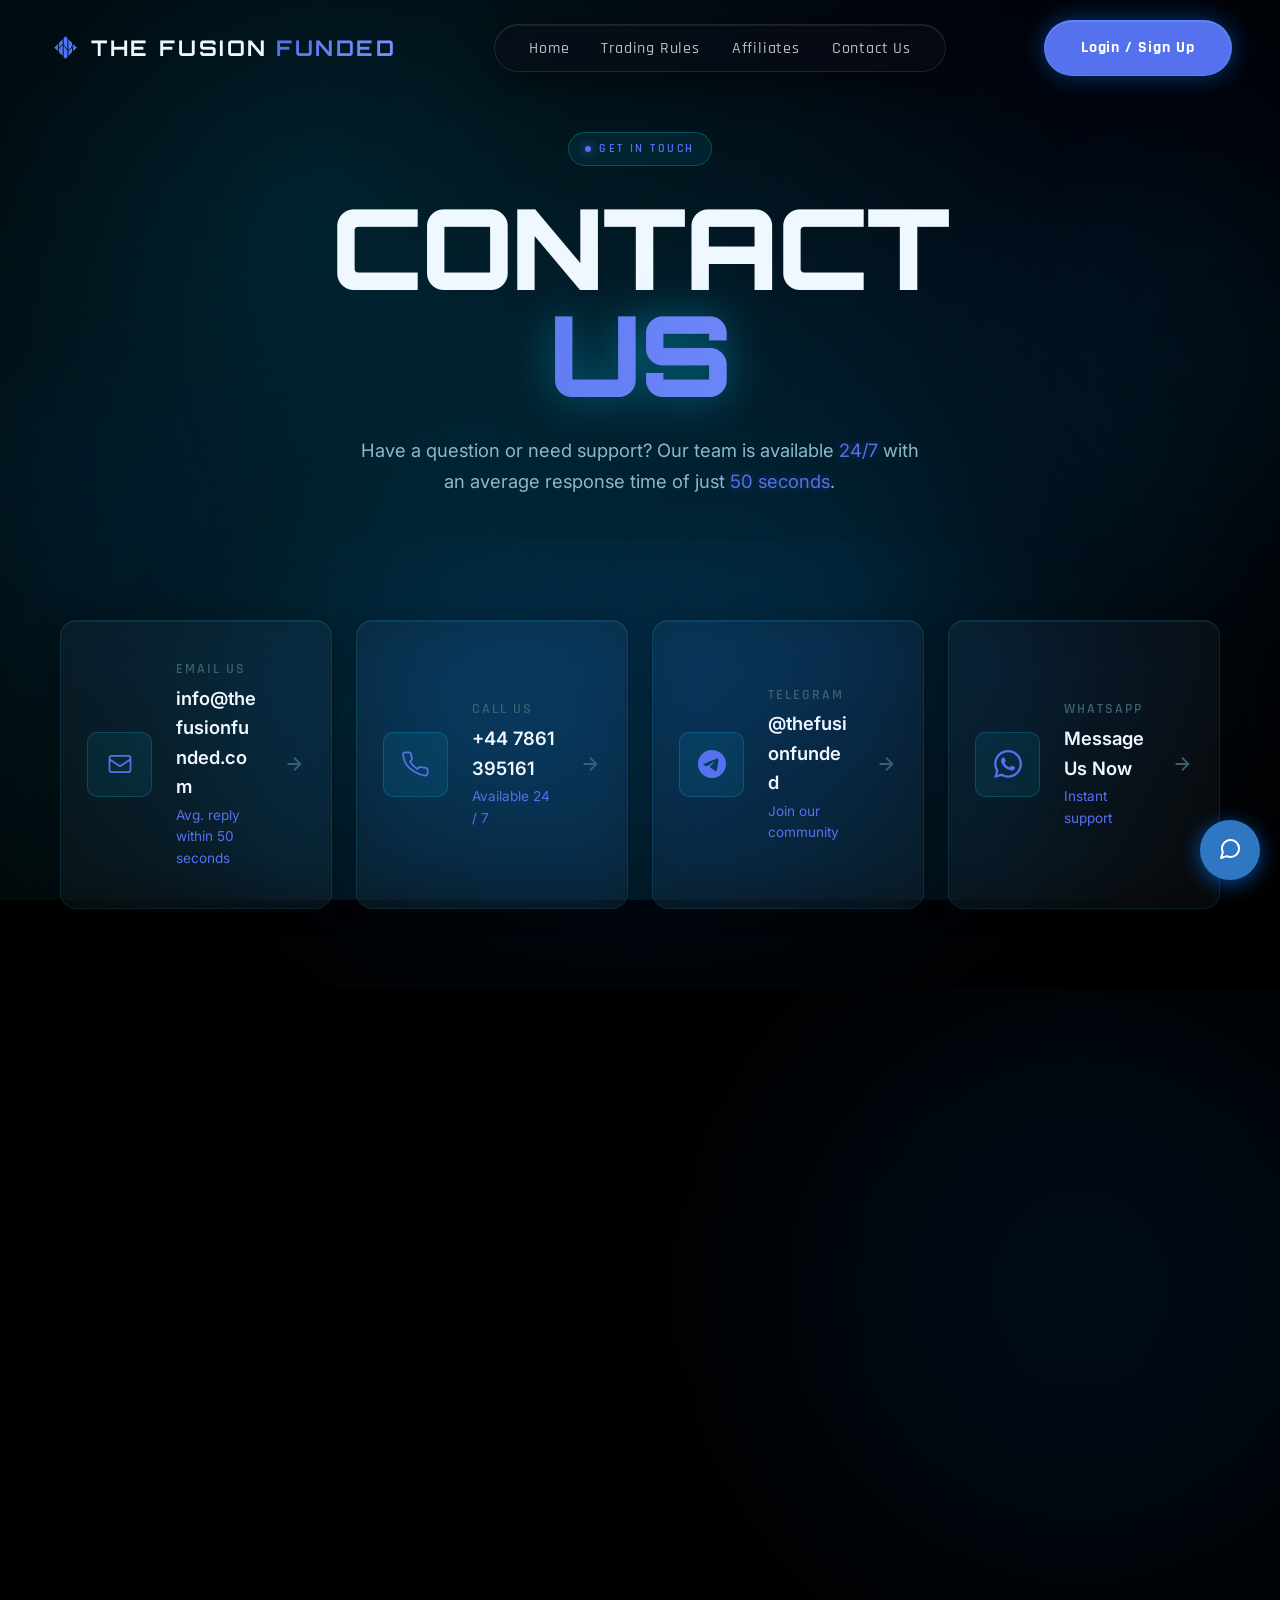
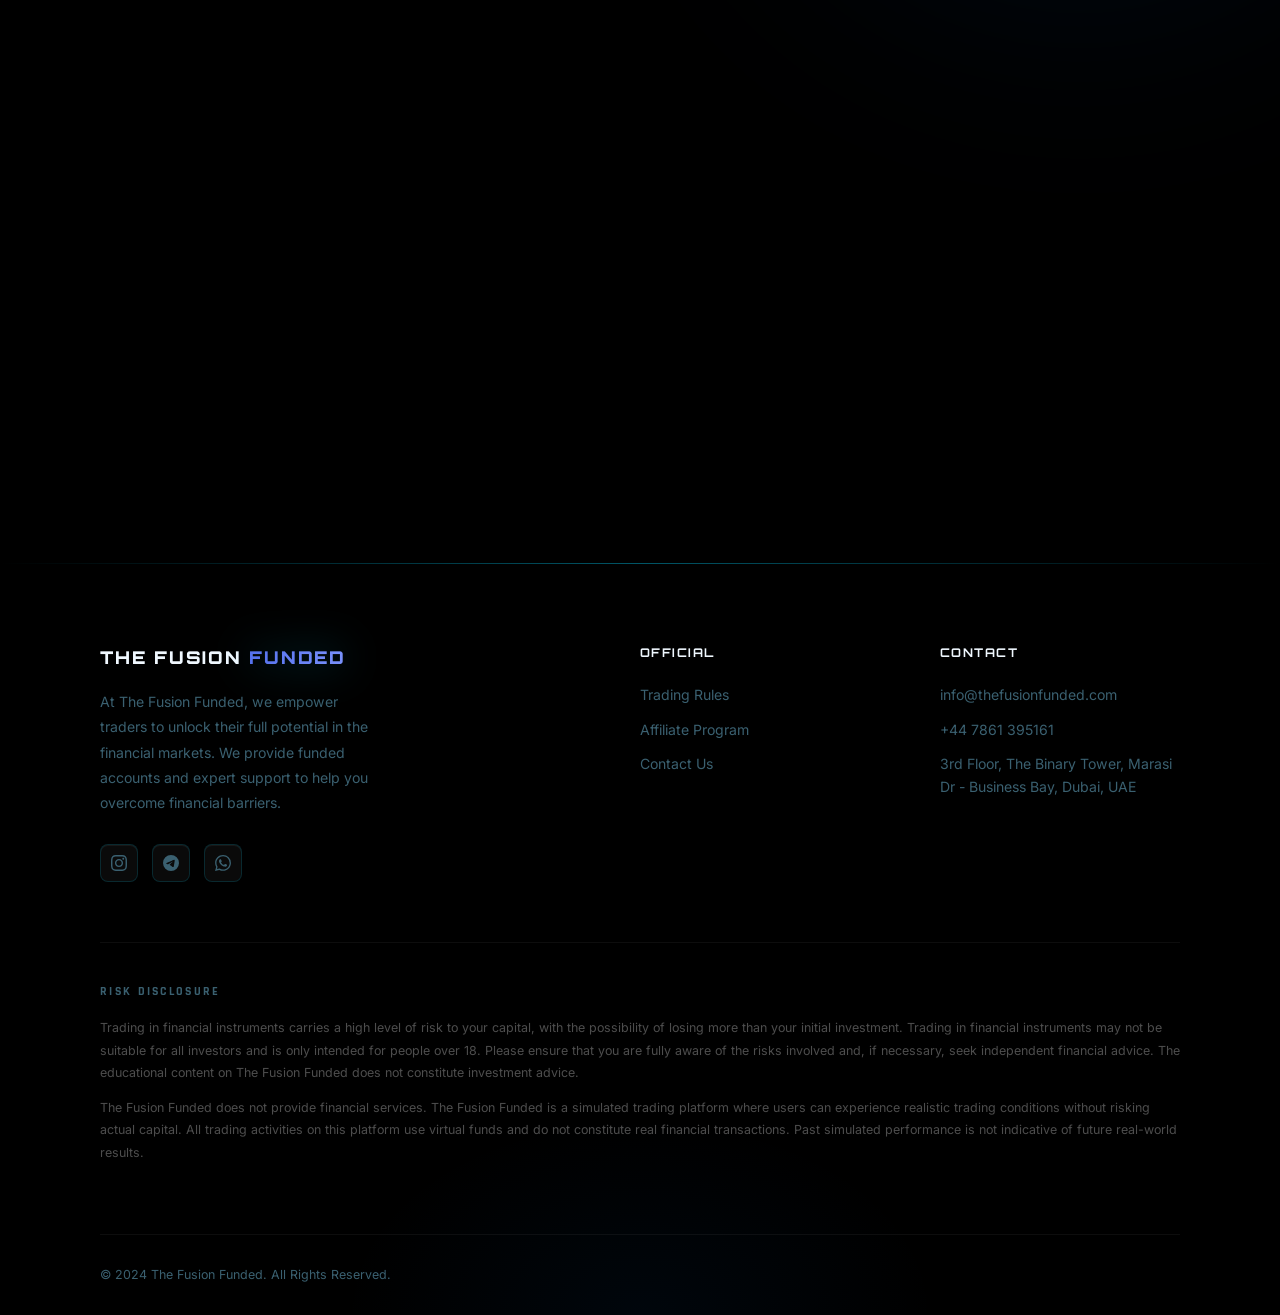
<file: contact_us.html>
<!DOCTYPE html>
<html lang="en">

<head>
  <!-- Meta Pixel Code --><script>!function(f,b,e,v,n,t,s){if(f.fbq)return;n=f.fbq=function(){n.callMethod?n.callMethod.apply(n,arguments):n.queue.push(arguments)};if(!f._fbq)f._fbq=n;n.push=n;n.loaded=!0;n.version='2.0';n.queue=[];t=b.createElement(e);t.async=!0;t.src=v;s=b.getElementsByTagName(e)[0];s.parentNode.insertBefore(t,s)}(window, document,'script','https://connect.facebook.net/en_US/fbevents.js');fbq('init', '1428672298946649');fbq('track', 'PageView');</script><noscript><img height="1" width="1" style="display:none"src="https://www.facebook.com/tr?id=1428672298946649&ev=PageView&noscript=1"/></noscript><!-- End Meta Pixel Code -->
  <meta charset="UTF-8" />
  <meta name="viewport" content="width=device-width, initial-scale=1.0" />
  <meta name="description"
    content="Contact The Fusion Funded � Get in touch with our expert support team. We're here 24/7 to help you on your funded trading journey." />
  <title>Contact Us | The Fusion Funded</title>
  <link rel="preconnect" href="https://fonts.googleapis.com" />
  <link rel="preconnect" href="https://fonts.gstatic.com" crossorigin />
  <link
    href="https://fonts.googleapis.com/css2?family=Orbitron:wght@400;600;700;900&family=Inter:wght@300;400;500;600&family=Rajdhani:wght@300;400;500;600;700&display=swap"
    rel="stylesheet" />
  <link rel="stylesheet" href="contact_us.css?v=2" />
  <style>
    
    .ca-fade-up {
      opacity: 0;
      transform: translateY(70px) scale(0.95);
      filter: blur(5px);
      transition: opacity 0.8s cubic-bezier(0.22, 1, 0.36, 1), transform 0.8s cubic-bezier(0.22, 1, 0.36, 1), filter 0.8s ease;
    }

    .ca-fade-left {
      opacity: 0;
      transform: translateX(-80px) scale(0.96);
      filter: blur(4px);
      transition: opacity 0.85s cubic-bezier(0.22, 1, 0.36, 1), transform 0.85s cubic-bezier(0.22, 1, 0.36, 1), filter 0.85s ease;
    }

    .ca-fade-right {
      opacity: 0;
      transform: translateX(80px) scale(0.96);
      filter: blur(4px);
      transition: opacity 0.85s cubic-bezier(0.22, 1, 0.36, 1), transform 0.85s cubic-bezier(0.22, 1, 0.36, 1), filter 0.85s ease;
    }

    
    .ca-fade-up.ca-visible,
    .ca-fade-left.ca-visible,
    .ca-fade-right.ca-visible {
      opacity: 1;
      transform: translate(0) scale(1);
      filter: blur(0);
    }

    
    #card-email {
      transition-delay: 0s;
    }

    #card-phone {
      transition-delay: 0.1s;
    }

    #card-telegram {
      transition-delay: 0.2s;
    }

    #card-whatsapp {
      transition-delay: 0.3s;
    }
  </style>
  <link rel="stylesheet" href="chatbot_widget/style.css">
</head>

<body>

  
  <canvas id="liquid-bg"></canvas>

  
  <nav id="navbar">
    <div class="nav-inner">
      <div class="nav-logo" id="nav-logo" onclick="window.location.href='index.html';">
        <img src="logo.png" alt="Logo" class="nav-logo-img">
        <span class="logo-text">THE FUSION</span>
        <span class="logo-accent">FUNDED</span>
      </div>
      <ul class="nav-links" id="nav-links">
        <li><a href="index.html" class="nav-link">Home</a></li>
        <li><a href="trading_rules.html" class="nav-link">Trading Rules</a></li>
        <li><a href="affiliate_program.html" class="nav-link">Affiliates</a></li>
        <li><a href="contact_us.html" class="nav-link">Contact Us</a></li>
      </ul>
      <a href="https://dashboard.thefusionfunded.com/signup" class="nav-cta" id="nav-cta" target="_blank">Login / Sign
        Up</a>
      <button class="hamburger" id="hamburger" aria-label="Toggle navigation">
        <span></span><span></span><span></span>
      </button>
    </div>
  </nav>

  
  <section class="page-hero" id="page-hero">
    <div class="page-hero-content ca-fade-up">
      <div class="hero-badge">
        <span class="badge-dot"></span>
        GET IN TOUCH
      </div>
      <h1 class="page-hero-title">
        <span class="title-line">CONTACT</span>
        <span class="title-line gradient-text">US</span>
      </h1>
      <p class="page-hero-subtitle">
        Have a question or need support? Our team is available
        <span class="neon-highlight">24/7</span> with an average response time of just
        <span class="neon-highlight">50 seconds</span>.
      </p>
    </div>
  </section>

  
  <section class="section quick-contact-section">
    <div class="section-bg-glow quick-glow"></div>
    <div class="container" style="max-width: 1550px;">
      <div class="quick-cards-grid">

        <a href="mailto:info@thefusionfunded.com" class="quick-card ca-fade-up" id="card-email">
          <div class="quick-card-icon">
            <svg viewBox="0 0 24 24" fill="none" stroke="currentColor" stroke-width="1.5">
              <path
                d="M3 8l7.89 5.26a2 2 0 002.22 0L21 8M5 19h14a2 2 0 002-2V7a2 2 0 00-2-2H5a2 2 0 00-2 2v10a2 2 0 002 2z" />
            </svg>
          </div>
          <div class="quick-card-body">
            <span class="quick-card-label">Email Us</span>
            <span class="quick-card-value">info@thefusionfunded.com</span>
            <span class="quick-card-hint">Avg. reply within 50 seconds</span>
          </div>
          <div class="quick-card-arrow">
            <svg viewBox="0 0 24 24" fill="none" stroke="currentColor" stroke-width="2">
              <path d="M5 12h14M12 5l7 7-7 7" />
            </svg>
          </div>
        </a>

        <a href="tel:+447861395161" class="quick-card ca-fade-up" id="card-phone">
          <div class="quick-card-icon">
            <svg viewBox="0 0 24 24" fill="none" stroke="currentColor" stroke-width="1.5">
              <path
                d="M22 16.92v3a2 2 0 01-2.18 2 19.79 19.79 0 01-8.63-3.07A19.5 19.5 0 013.9 12.7a19.79 19.79 0 01-3.07-8.67A2 2 0 012.8 2h3a2 2 0 012 1.72 12.84 12.84 0 00.7 2.81 2 2 0 01-.45 2.11L6.91 9.91a16 16 0 006.34 6.34l1.27-1.27a2 2 0 012.11-.45 12.84 12.84 0 002.81.7A2 2 0 0122 16.92z" />
            </svg>
          </div>
          <div class="quick-card-body">
            <span class="quick-card-label">Call Us</span>
            <span class="quick-card-value">+44 7861 395161</span>
            <span class="quick-card-hint">Available 24 / 7</span>
          </div>
          <div class="quick-card-arrow">
            <svg viewBox="0 0 24 24" fill="none" stroke="currentColor" stroke-width="2">
              <path d="M5 12h14M12 5l7 7-7 7" />
            </svg>
          </div>
        </a>

        <a href="https://t.me/thefusionfunded" target="_blank" class="quick-card ca-fade-up" id="card-telegram">
          <div class="quick-card-icon">
            <svg viewBox="0 0 24 24" fill="currentColor">
              <path
                d="M11.944 0A12 12 0 0 0 0 12a12 12 0 0 0 12 12 12 12 0 0 0 12-12A12 12 0 0 0 12 0h-.056zm4.962 7.224c.1-.002.321.023.465.14a.506.506 0 0 1 .171.325c.016.093.036.306.02.472-.18 1.898-.962 6.502-1.36 8.627-.168.9-.499 1.201-.82 1.23-.696.065-1.225-.46-1.9-.902-1.056-.693-1.653-1.124-2.678-1.8-1.185-.78-.417-1.21.258-1.91.177-.184 3.247-2.977 3.307-3.23.007-.032.014-.15-.056-.212s-.174-.041-.249-.024c-.106.024-1.793 1.14-5.061 3.345-.479.33-.913.49-1.302.48-.428-.008-1.252-.241-1.865-.44-.752-.245-1.349-.374-1.297-.789.027-.216.325-.437.893-.663 3.498-1.524 5.83-2.529 6.998-3.014 3.332-1.386 4.025-1.627 4.476-1.635z" />
            </svg>
          </div>
          <div class="quick-card-body">
            <span class="quick-card-label">Telegram</span>
            <span class="quick-card-value">@thefusionfunded</span>
            <span class="quick-card-hint">Join our community</span>
          </div>
          <div class="quick-card-arrow">
            <svg viewBox="0 0 24 24" fill="none" stroke="currentColor" stroke-width="2">
              <path d="M5 12h14M12 5l7 7-7 7" />
            </svg>
          </div>
        </a>

        <a href="https://wa.me/message/M3FHBYUPELBIJ1" target="_blank" class="quick-card ca-fade-up" id="card-whatsapp">
          <div class="quick-card-icon">
            <svg viewBox="0 0 24 24" fill="currentColor">
              <path
                d="M17.472 14.382c-.297-.149-1.758-.867-2.03-.967-.273-.099-.471-.148-.67.15-.197.297-.767.966-.94 1.164-.173.199-.347.223-.644.075-.297-.15-1.255-.463-2.39-1.475-.883-.788-1.48-1.761-1.653-2.059-.173-.297-.018-.458.13-.606.134-.133.298-.347.446-.52.149-.174.198-.298.298-.497.099-.198.05-.371-.025-.52-.075-.149-.669-1.612-.916-2.207-.242-.579-.487-.5-.669-.51-.173-.008-.371-.01-.57-.01-.198 0-.52.074-.792.372-.272.297-1.04 1.016-1.04 2.479 0 1.462 1.065 2.875 1.213 3.074.149.198 2.096 3.2 5.077 4.487.709.306 1.262.489 1.694.625.712.227 1.36.195 1.871.118.571-.085 1.758-.719 2.006-1.413.248-.694.248-1.289.173-1.413-.074-.124-.272-.198-.57-.347m-5.421 7.403h-.004a9.87 9.87 0 01-5.031-1.378l-.361-.214-3.741.982.998-3.648-.235-.374a9.86 9.86 0 01-1.51-5.26c.001-5.45 4.436-9.884 9.888-9.884 2.64 0 5.122 1.03 6.988 2.898a9.825 9.825 0 012.893 6.994c-.003 5.45-4.437 9.884-9.885 9.884m8.413-18.297A11.815 11.815 0 0012.05 0C5.495 0 .16 5.335.157 11.892c0 2.096.547 4.142 1.588 5.945L.057 24l6.305-1.654a11.882 11.882 0 005.683 1.448h.005c6.554 0 11.89-5.335 11.893-11.893a11.821 11.821 0 00-3.48-8.413z" />
            </svg>
          </div>
          <div class="quick-card-body">
            <span class="quick-card-label">WhatsApp</span>
            <span class="quick-card-value">Message Us Now</span>
            <span class="quick-card-hint">Instant support</span>
          </div>
          <div class="quick-card-arrow">
            <svg viewBox="0 0 24 24" fill="none" stroke="currentColor" stroke-width="2">
              <path d="M5 12h14M12 5l7 7-7 7" />
            </svg>
          </div>
        </a>

      </div>
    </div>
  </section>

  
  <section class="section contact-main-section" id="contact-form-section">
    <div class="section-bg-glow contact-main-glow"></div>
    <div class="container">
      <div class="contact-layout">

        
        <div class="contact-form-wrap ca-fade-left">
          <div class="section-header-left">
            <span class="section-tag">Send a Message</span>
            <h2 class="section-title">We'd Love to <span class="gradient-text">Hear From You</span></h2>
            <p class="section-desc-left">Fill in the form below and a member of our team will get back to you as soon as
              possible.</p>
          </div>

          <form class="contact-form" id="contact-form" novalidate>
            <div class="form-row">
              <div class="form-group">
                <label for="first-name">First Name</label>
                <input type="text" id="first-name" name="first_name" placeholder="John" required />
              </div>
              <div class="form-group">
                <label for="last-name">Last Name</label>
                <input type="text" id="last-name" name="last_name" placeholder="Doe" required />
              </div>
            </div>

            <div class="form-group">
              <label for="email">Email Address</label>
              <input type="email" id="email" name="email" placeholder="john@example.com" required />
            </div>

            <div class="form-group">
              <label for="phone">Phone Number</label>
              <input type="tel" id="phone" name="phone" placeholder="+44 7000 000000" />
            </div>

            <div class="form-group">
              <label for="subject">Subject</label>
              <select id="subject" name="subject">
                <option value="" disabled selected>Select a topic�</option>
                <option value="account">Account Support</option>
                <option value="payout">Payout Inquiry</option>
                <option value="Weekend Holding Permission">Weekend Holding Permission</option>
                <option value="challenge">Challenge Rules</option>
                <option value="technical">Technical Issues</option>
                <option value="partnership">Partnership</option>
                <option value="other">Other</option>
              </select>
            </div>

            <div class="form-group">
              <label for="message">Message</label>
              <textarea id="message" name="message" placeholder="Tell us how we can help you�" rows="6"
                required></textarea>
            </div>

            <button type="submit" class="btn-submit" id="btn-submit">
              <span>Send Message</span>
              <svg viewBox="0 0 24 24" fill="none" stroke="currentColor" stroke-width="2">
                <path d="M22 2L11 13M22 2L15 22 11 13 2 9l20-7z" />
              </svg>
            </button>

            
            <div class="form-feedback" id="form-feedback" aria-live="polite"></div>
          </form>
        </div>

        
        <div class="contact-info-wrap ca-fade-right">

          <div class="contact-info-block">
            <span class="section-tag">Our Details</span>
            <h3 class="info-block-title">Reach Out <span class="gradient-text">Directly</span></h3>

            <div class="info-list">
              <div class="info-item">
                <div class="info-icon">
                  <svg viewBox="0 0 24 24" fill="none" stroke="currentColor" stroke-width="1.5">
                    <path
                      d="M3 8l7.89 5.26a2 2 0 002.22 0L21 8M5 19h14a2 2 0 002-2V7a2 2 0 00-2-2H5a2 2 0 00-2 2v10a2 2 0 002 2z" />
                  </svg>
                </div>
                <div class="info-text">
                  <span class="info-label">Email</span>
                  <a href="mailto:info@thefusionfunded.com" class="info-value hover-neon">info@thefusionfunded.com</a>
                </div>
              </div>

              <div class="info-item">
                <div class="info-icon">
                  <svg viewBox="0 0 24 24" fill="none" stroke="currentColor" stroke-width="1.5">
                    <path
                      d="M22 16.92v3a2 2 0 01-2.18 2 19.79 19.79 0 01-8.63-3.07A19.5 19.5 0 013.9 12.7a19.79 19.79 0 01-3.07-8.67A2 2 0 012.8 2h3a2 2 0 012 1.72 12.84 12.84 0 00.7 2.81 2 2 0 01-.45 2.11L6.91 9.91a16 16 0 006.34 6.34l1.27-1.27a2 2 0 012.11-.45 12.84 12.84 0 002.81.7A2 2 0 0122 16.92z" />
                  </svg>
                </div>
                <div class="info-text">
                  <span class="info-label">Phone</span>
                  <a href="tel:+447861395161" class="info-value hover-neon">+44 7861 395161</a>
                </div>
              </div>

              <div class="info-item">
                <div class="info-icon">
                  <svg viewBox="0 0 24 24" fill="none" stroke="currentColor" stroke-width="1.5">
                    <path d="M17.657 16.657L13.414 20.9a1.998 1.998 0 01-2.827 0l-4.244-4.243a8 8 0 1111.314 0z" />
                    <path d="M15 11a3 3 0 11-6 0 3 3 0 016 0z" />
                  </svg>
                </div>
                <div class="info-text">
                  <span class="info-label">Address</span>
                  <span class="info-value">3rd Floor, The Binary Tower, Marasi Dr - Business Bay, Dubai, UAE</span>
                </div>
              </div>

              <div class="info-item">
                <div class="info-icon">
                  <svg viewBox="0 0 24 24" fill="none" stroke="currentColor" stroke-width="1.5">
                    <circle cx="12" cy="12" r="10" />
                    <path d="M12 6v6l4 2" />
                  </svg>
                </div>
                <div class="info-text">
                  <span class="info-label">Support Hours</span>
                  <span class="info-value">24 / 7 � Average response 50s</span>
                </div>
              </div>
            </div>
          </div>

          
          <div class="info-social-block">
            <p class="info-social-label">Find us on</p>
            <div class="info-social-row">
              <a href="https://www.instagram.com/thefusionfunded/" class="social-pill" target="_blank"
                aria-label="Instagram" id="social-instagram">
                <svg viewBox="0 0 24 24" fill="currentColor" width="18" height="18">
                  <path
                    d="M12 2.163c3.204 0 3.584.012 4.85.07 3.252.148 4.771 1.691 4.919 4.919.058 1.265.069 1.645.069 4.849 0 3.205-.012 3.584-.069 4.849-.149 3.225-1.664 4.771-4.919 4.919-1.266.058-1.644.07-4.85.07-3.204 0-3.584-.012-4.849-.07-3.26-.149-4.771-1.699-4.919-4.92-.058-1.265-.07-1.644-.07-4.849 0-3.204.013-3.583.07-4.849.149-3.227 1.664-4.771 4.919-4.919 1.266-.057 1.645-.069 4.849-.069zm0-2.163c-3.259 0-3.667.014-4.947.072-4.358.2-6.78 2.618-6.98 6.98-.059 1.281-.073 1.689-.073 4.948 0 3.259.014 3.668.072 4.948.2 4.358 2.618 6.78 6.98 6.98 1.281.058 1.689.072 4.948.072 3.259 0 3.668-.014 4.948-.072 4.354-.2 6.782-2.618 6.979-6.98.059-1.28.073-1.689.073-4.948 0-3.259-.014-3.667-.072-4.947-.196-4.354-2.617-6.78-6.979-6.98-1.281-.059-1.69-.073-4.949-.073zm0 5.838c-3.403 0-6.162 2.759-6.162 6.162s2.759 6.163 6.162 6.163 6.162-2.759 6.162-6.163c0-3.403-2.759-6.162-6.162-6.162zm0 10.162c-2.209 0-4-1.79-4-4 0-2.209 1.791-4 4-4s4 1.791 4 4c0 2.21-1.791 4-4 4zm6.406-11.845c-.796 0-1.441.645-1.441 1.44s.645 1.44 1.441 1.44c.795 0 1.439-.645 1.439-1.44s-.644-1.44-1.439-1.44z" />
                </svg>
                <span>Instagram</span>
              </a>
              <a href="https://t.me/thefusionfunded" class="social-pill" target="_blank" aria-label="Telegram"
                id="social-telegram">
                <svg viewBox="0 0 24 24" fill="currentColor" width="18" height="18">
                  <path
                    d="M11.944 0A12 12 0 0 0 0 12a12 12 0 0 0 12 12 12 12 0 0 0 12-12A12 12 0 0 0 12 0h-.056zm4.962 7.224c.1-.002.321.023.465.14a.506.506 0 0 1 .171.325c.016.093.036.306.02.472-.18 1.898-.962 6.502-1.36 8.627-.168.9-.499 1.201-.82 1.23-.696.065-1.225-.46-1.9-.902-1.056-.693-1.653-1.124-2.678-1.8-1.185-.78-.417-1.21.258-1.91.177-.184 3.247-2.977 3.307-3.23.007-.032.014-.15-.056-.212s-.174-.041-.249-.024c-.106.024-1.793 1.14-5.061 3.345-.479.33-.913.49-1.302.48-.428-.008-1.252-.241-1.865-.44-.752-.245-1.349-.374-1.297-.789.027-.216.325-.437.893-.663 3.498-1.524 5.83-2.529 6.998-3.014 3.332-1.386 4.025-1.627 4.476-1.635z" />
                </svg>
                <span>Telegram</span>
              </a>
              <a href="https://wa.me/message/M3FHBYUPELBIJ1" class="social-pill" target="_blank" aria-label="WhatsApp"
                id="social-whatsapp">
                <svg viewBox="0 0 24 24" fill="currentColor" width="18" height="18">
                  <path
                    d="M17.472 14.382c-.297-.149-1.758-.867-2.03-.967-.273-.099-.471-.148-.67.15-.197.297-.767.966-.94 1.164-.173.199-.347.223-.644.075-.297-.15-1.255-.463-2.39-1.475-.883-.788-1.48-1.761-1.653-2.059-.173-.297-.018-.458.13-.606.134-.133.298-.347.446-.52.149-.174.198-.298.298-.497.099-.198.05-.371-.025-.52-.075-.149-.669-1.612-.916-2.207-.242-.579-.487-.5-.669-.51-.173-.008-.371-.01-.57-.01-.198 0-.52.074-.792.372-.272.297-1.04 1.016-1.04 2.479 0 1.462 1.065 2.875 1.213 3.074.149.198 2.096 3.2 5.077 4.487.709.306 1.262.489 1.694.625.712.227 1.36.195 1.871.118.571-.085 1.758-.719 2.006-1.413.248-.694.248-1.289.173-1.413-.074-.124-.272-.198-.57-.347m-5.421 7.403h-.004a9.87 9.87 0 01-5.031-1.378l-.361-.214-3.741.982.998-3.648-.235-.374a9.86 9.86 0 01-1.51-5.26c.001-5.45 4.436-9.884 9.888-9.884 2.64 0 5.122 1.03 6.988 2.898a9.825 9.825 0 012.893 6.994c-.003 5.45-4.437 9.884-9.885 9.884m8.413-18.297A11.815 11.815 0 0012.05 0C5.495 0 .16 5.335.157 11.892c0 2.096.547 4.142 1.588 5.945L.057 24l6.305-1.654a11.882 11.882 0 005.683 1.448h.005c6.554 0 11.89-5.335 11.893-11.893a11.821 11.821 0 00-3.48-8.413z" />
                </svg>
                <span>WhatsApp</span>
              </a>
            </div>
          </div>

        </div>
      </div>
    </div>
  </section>

  
  <div class="gradient-orb orb-1"></div>
  <div class="gradient-orb orb-2"></div>
  <div class="gradient-orb orb-3"></div>

  
  <footer class="footer long-footer">
    <div class="footer-glow"></div>
    <div class="footer-gradient-shape"></div>
    <div class="container">
      <div class="footer-grid footer-grid-3">
        <div class="footer-brand">
          <div class="footer-logo">THE FUSION <span class="gradient-text">FUNDED</span></div>
          <p>At The Fusion Funded, we empower traders to unlock their full potential in the financial markets. We
            provide funded accounts and expert support to help you overcome financial barriers.</p>
          <div class="social-links">
            <a href="https://www.instagram.com/thefusionfunded/" class="social-link" aria-label="Instagram"
              target="_blank">
              <svg viewBox="0 0 24 24" fill="currentColor">
                <path
                  d="M12 2.163c3.204 0 3.584.012 4.85.07 3.252.148 4.771 1.691 4.919 4.919.058 1.265.069 1.645.069 4.849 0 3.205-.012 3.584-.069 4.849-.149 3.225-1.664 4.771-4.919 4.919-1.266.058-1.644.07-4.85.07-3.204 0-3.584-.012-4.849-.07-3.26-.149-4.771-1.699-4.919-4.92-.058-1.265-.07-1.644-.07-4.849 0-3.204.013-3.583.07-4.849.149-3.227 1.664-4.771 4.919-4.919 1.266-.057 1.645-.069 4.849-.069zm0-2.163c-3.259 0-3.667.014-4.947.072-4.358.2-6.78 2.618-6.98 6.98-.059 1.281-.073 1.689-.073 4.948 0 3.259.014 3.668.072 4.948.2 4.358 2.618 6.78 6.98 6.98 1.281.058 1.689.072 4.948.072 3.259 0 3.668-.014 4.948-.072 4.354-.2 6.782-2.618 6.979-6.98.059-1.28.073-1.689.073-4.948 0-3.259-.014-3.667-.072-4.947-.196-4.354-2.617-6.78-6.979-6.98-1.281-.059-1.69-.073-4.949-.073zm0 5.838c-3.403 0-6.162 2.759-6.162 6.162s2.759 6.163 6.162 6.163 6.162-2.759 6.162-6.163c0-3.403-2.759-6.162-6.162-6.162zm0 10.162c-2.209 0-4-1.79-4-4 0-2.209 1.791-4 4-4s4 1.791 4 4c0 2.21-1.791 4-4 4zm6.406-11.845c-.796 0-1.441.645-1.441 1.44s.645 1.44 1.441 1.44c.795 0 1.439-.645 1.439-1.44s-.644-1.44-1.439-1.44z" />
              </svg>
            </a>
            <a href="https://t.me/thefusionfunded" class="social-link" aria-label="Telegram" target="_blank">
              <svg viewBox="0 0 24 24" fill="currentColor">
                <path
                  d="M11.944 0A12 12 0 0 0 0 12a12 12 0 0 0 12 12 12 12 0 0 0 12-12A12 12 0 0 0 12 0h-.056zm4.962 7.224c.1-.002.321.023.465.14a.506.506 0 0 1 .171.325c.016.093.036.306.02.472-.18 1.898-.962 6.502-1.36 8.627-.168.9-.499 1.201-.82 1.23-.696.065-1.225-.46-1.9-.902-1.056-.693-1.653-1.124-2.678-1.8-1.185-.78-.417-1.21.258-1.91.177-.184 3.247-2.977 3.307-3.23.007-.032.014-.15-.056-.212s-.174-.041-.249-.024c-.106.024-1.793 1.14-5.061 3.345-.479.33-.913.49-1.302.48-.428-.008-1.252-.241-1.865-.44-.752-.245-1.349-.374-1.297-.789.027-.216.325-.437.893-.663 3.498-1.524 5.83-2.529 6.998-3.014 3.332-1.386 4.025-1.627 4.476-1.635z" />
              </svg>
            </a>
            <a href="https://wa.me/message/M3FHBYUPELBIJ1" class="social-link" aria-label="WhatsApp" target="_blank">
              <svg viewBox="0 0 24 24" fill="currentColor">
                <path
                  d="M17.472 14.382c-.297-.149-1.758-.867-2.03-.967-.273-.099-.471-.148-.67.15-.197.297-.767.966-.94 1.164-.173.199-.347.223-.644.075-.297-.15-1.255-.463-2.39-1.475-.883-.788-1.48-1.761-1.653-2.059-.173-.297-.018-.458.13-.606.134-.133.298-.347.446-.52.149-.174.198-.298.298-.497.099-.198.05-.371-.025-.52-.075-.149-.669-1.612-.916-2.207-.242-.579-.487-.5-.669-.51-.173-.008-.371-.01-.57-.01-.198 0-.52.074-.792.372-.272.297-1.04 1.016-1.04 2.479 0 1.462 1.065 2.875 1.213 3.074.149.198 2.096 3.2 5.077 4.487.709.306 1.262.489 1.694.625.712.227 1.36.195 1.871.118.571-.085 1.758-.719 2.006-1.413.248-.694.248-1.289.173-1.413-.074-.124-.272-.198-.57-.347m-5.421 7.403h-.004a9.87 9.87 0 01-5.031-1.378l-.361-.214-3.741.982.998-3.648-.235-.374a9.86 9.86 0 01-1.51-5.26c.001-5.45 4.436-9.884 9.888-9.884 2.64 0 5.122 1.03 6.988 2.898a9.825 9.825 0 012.893 6.994c-.003 5.45-4.437 9.884-9.885 9.884m8.413-18.297A11.815 11.815 0 0012.05 0C5.495 0 .16 5.335.157 11.892c0 2.096.547 4.142 1.588 5.945L.057 24l6.305-1.654a11.882 11.882 0 005.683 1.448h.005c6.554 0 11.89-5.335 11.893-11.893a11.821 11.821 0 00-3.48-8.413z" />
              </svg>
            </a>
          </div>
        </div>

        <div class="footer-col">
          <h4>Official</h4>
          <ul>
            <li><a href="https://thefusionfunded.com/trading_rules.html" target="_blank">Trading Rules</a></li>
            <li><a href="https://thefusionfunded.com/Affiliate_Program.html" target="_blank">Affiliate Program</a></li>

            <li><a href="contact_us.html">Contact Us</a></li>
          </ul>
        </div>

        <div class="footer-col">
          <h4>Contact</h4>
          <ul>
            <li><a href="mailto:info@thefusionfunded.com">info@thefusionfunded.com</a></li>
            <li><a href="tel:+447861395161">+44 7861 395161</a></li>
            <li>3rd Floor, The Binary Tower, Marasi Dr - Business Bay, Dubai, UAE</li>
          </ul>
        </div>
      </div>

      <div class="footer-disclaimer">
        <h5>Risk Disclosure</h5>
        <p>Trading in financial instruments carries a high level of risk to your capital, with the possibility of losing
          more than your initial investment. Trading in financial instruments may not be suitable for all investors and
          is only intended for people over 18. Please ensure that you are fully aware of the risks involved and, if
          necessary, seek independent financial advice. The educational content on The Fusion Funded does not constitute
          investment advice.</p>
        <p>The Fusion Funded does not provide financial services. The Fusion Funded is a simulated trading platform
          where users can experience realistic trading conditions without risking actual capital. All trading activities
          on this platform use virtual funds and do not constitute real financial transactions. Past simulated
          performance is not indicative of future real-world results.</p>
      </div>

      <div class="footer-bottom">
        <p>&copy; 2024 The Fusion Funded. All Rights Reserved.</p>
        
      </div>
    </div>
  </footer>

  
  <!-- <a href="https://wa.me/message/M3FHBYUPELBIJ1" class="whatsapp-float" target="_blank" aria-label="Chat on WhatsApp"
    id="whatsapp-float">
    <svg viewBox="0 0 24 24" fill="currentColor">
      <path
        d="M17.472 14.382c-.297-.149-1.758-.867-2.03-.967-.273-.099-.471-.148-.67.15-.197.297-.767.966-.94 1.164-.173.199-.347.223-.644.075-.297-.15-1.255-.463-2.39-1.475-.883-.788-1.48-1.761-1.653-2.059-.173-.297-.018-.458.13-.606.134-.133.298-.347.446-.52.149-.174.198-.298.298-.497.099-.198.05-.371-.025-.52-.075-.149-.669-1.612-.916-2.207-.242-.579-.487-.5-.669-.51-.173-.008-.371-.01-.57-.01-.198 0-.52.074-.792.372-.272.297-1.04 1.016-1.04 2.479 0 1.462 1.065 2.875 1.213 3.074.149.198 2.096 3.2 5.077 4.487.709.306 1.262.489 1.694.625.712.227 1.36.195 1.871.118.571-.085 1.758-.719 2.006-1.413.248-.694.248-1.289.173-1.413-.074-.124-.272-.198-.57-.347m-5.421 7.403h-.004a9.87 9.87 0 01-5.031-1.378l-.361-.214-3.741.982.998-3.648-.235-.374a9.86 9.86 0 01-1.51-5.26c.001-5.45 4.436-9.884 9.888-9.884 2.64 0 5.122 1.03 6.988 2.898a9.825 9.825 0 012.893 6.994c-.003 5.45-4.437 9.884-9.885 9.884m8.413-18.297A11.815 11.815 0 0012.05 0C5.495 0 .16 5.335.157 11.892c0 2.096.547 4.142 1.588 5.945L.057 24l6.305-1.654a11.882 11.882 0 005.683 1.448h.005c6.554 0 11.89-5.335 11.893-11.893a11.821 11.821 0 00-3.48-8.413z" />
    </svg>
    <span>Need Help?</span>
  </a> -->

  <script src="contact_us.js"></script>
  <script>
    (function () {
      var obs = new IntersectionObserver(function (entries) {
        entries.forEach(function (entry) {
          if (entry.isIntersecting) {
            entry.target.classList.add('ca-visible');
          } else {
            entry.target.classList.remove('ca-visible');
          }
        });
      }, { threshold: 0.12 });
      document.querySelectorAll('.ca-fade-up, .ca-fade-left, .ca-fade-right').forEach(function (el) {
        obs.observe(el);
      });
    })();
  </script>
  
  <div class="chat-container">
    <div class="chat-messages">
      
      <div class="tab-content" id="home-tab">
        <div class="home-hero">
          <img src="logo.png" alt="Logo" class="chat-logo">
          <div class="home-hero-actions">
            <button id="header-close-btn" class="header-btn" aria-label="Close Chat" title="Close Chat">
              <svg width="20" height="20" viewBox="0 0 24 24" fill="none" xmlns="http://www.w3.org/2000/svg">
                <path d="M18 6L6 18" stroke="#1a1a1a" stroke-width="2" stroke-linecap="round" stroke-linejoin="round" />
                <path d="M6 6L18 18" stroke="#1a1a1a" stroke-width="2" stroke-linecap="round" stroke-linejoin="round" />
              </svg>
            </button>
          </div>
          <h2>Hi there,</h2>
          <p>How can we help?</p>
        </div>

        <div class="home-message-section">
          <div class="home-section" onclick="switchToMessages()">
            <div>
              <div class="section-title">Hi I'm Neeraj</div>
              <div class="section-subtitle">Always here for you</div>
            </div>
            <svg width="20" height="20" viewBox="0 0 24 24" fill="none" xmlns="http://www.w3.org/2000/svg">
              <path d="M5 12h14M12 5l7 7-7 7" stroke="currentColor" stroke-width="2" stroke-linecap="round"
                stroke-linejoin="round" />
            </svg>
          </div>
        </div>

        <div class="home-help-section">
          <div class="help-search-box">
            <div class="help-search-input-wrapper">
              <input type="text" placeholder="Search for help" readonly onclick="switchToHelp()" />
              <svg width="20" height="20" viewBox="0 0 24 24" fill="none" xmlns="http://www.w3.org/2000/svg">
                <circle cx="11" cy="11" r="8" stroke="currentColor" stroke-width="2" stroke-linecap="round"
                  stroke-linejoin="round" />
                <path d="M21 21l-4.35-4.35" stroke="currentColor" stroke-width="2" stroke-linecap="round"
                  stroke-linejoin="round" />
              </svg>
            </div>
            <div class="message-suggestions">
              <div class="suggestion-item" onclick="askQuestion('What is a prop firm?')">
                <span>What is a prop firm?</span>
              </div>
              <div class="suggestion-item" onclick="askQuestion('How to take a payout')">
                <span>How to take a payout</span>
              </div>
              <div class="suggestion-item" onclick="askQuestion('Drawdown rules')">
                <span>Drawdown rules</span>
              </div>

            </div>
          </div>
        </div>
      </div>

      
      <div class="tab-content" id="messages-tab" style="display: none;">
      </div>

      
      <div class="tab-content" id="help-tab" style="display: none;">
        
        <div class="help-search-container">
          <div class="help-search-wrapper">
            <svg width="20" height="20" viewBox="0 0 24 24" fill="none" xmlns="http://www.w3.org/2000/svg"
              class="search-icon">
              <circle cx="11" cy="11" r="8" stroke="currentColor" stroke-width="2" stroke-linecap="round"
                stroke-linejoin="round" />
              <path d="M21 21l-4.35-4.35" stroke="currentColor" stroke-width="2" stroke-linecap="round"
                stroke-linejoin="round" />
            </svg>
            <input type="text" id="help-search-input" placeholder="Search for help" />
          </div>
        </div>

        
        <div class="help-search-results" id="help-search-results" style="display: none;"></div>

        <div class="help-content" id="help-main">
          <h3>THE FUSION FUNDED Knowledge Base</h3>
          <p style="color: #888; font-size: 0.9rem; margin-bottom: 20px;">Comprehensive guide to evaluation,
            trading rules, and operations</p>
          <div class="faq-item" onclick="showFaqCategory('evaluation')">
            <span>?? About & Evaluation Models</span>
            <svg width="16" height="16" viewBox="0 0 24 24" fill="none" xmlns="http://www.w3.org/2000/svg">
              <path d="M9 18l6-6-6-6" stroke="currentColor" stroke-width="2" stroke-linecap="round"
                stroke-linejoin="round" />
            </svg>
          </div>
          <div class="faq-item" onclick="showFaqCategory('drawdown')">
            <span>?? Drawdown & Risk Management</span>
            <svg width="16" height="16" viewBox="0 0 24 24" fill="none" xmlns="http://www.w3.org/2000/svg">
              <path d="M9 18l6-6-6-6" stroke="currentColor" stroke-width="2" stroke-linecap="round"
                stroke-linejoin="round" />
            </svg>
          </div>
          <div class="faq-item" onclick="showFaqCategory('trading')">
            <span>?? Trading Rules & Guidelines</span>
            <svg width="16" height="16" viewBox="0 0 24 24" fill="none" xmlns="http://www.w3.org/2000/svg">
              <path d="M9 18l6-6-6-6" stroke="currentColor" stroke-width="2" stroke-linecap="round"
                stroke-linejoin="round" />
            </svg>
          </div>
          <div class="faq-item" onclick="showFaqCategory('payouts')">
            <span>?? Withdrawals & Payouts</span>
            <svg width="16" height="16" viewBox="0 0 24 24" fill="none" xmlns="http://www.w3.org/2000/svg">
              <path d="M9 18l6-6-6-6" stroke="currentColor" stroke-width="2" stroke-linecap="round"
                stroke-linejoin="round" />
            </svg>
          </div>
          <div class="faq-item" onclick="showFaqCategory('compliance')">
            <span>? KYC & Verification</span>
            <svg width="16" height="16" viewBox="0 0 24 24" fill="none" xmlns="http://www.w3.org/2000/svg">
              <path d="M9 18l6-6-6-6" stroke="currentColor" stroke-width="2" stroke-linecap="round"
                stroke-linejoin="round" />
            </svg>
          </div>
          <div class="faq-item" onclick="showFaqCategory('operations')">
            <span>?? Account Security & Access</span>
            <svg width="16" height="16" viewBox="0 0 24 24" fill="none" xmlns="http://www.w3.org/2000/svg">
              <path d="M9 18l6-6-6-6" stroke="currentColor" stroke-width="2" stroke-linecap="round"
                stroke-linejoin="round" />
            </svg>
          </div>
          <div class="faq-item" onclick="showFaqCategory('refunds')">
            <span>?? Refund Policies</span>
            <svg width="16" height="16" viewBox="0 0 24 24" fill="none" xmlns="http://www.w3.org/2000/svg">
              <path d="M9 18l6-6-6-6" stroke="currentColor" stroke-width="2" stroke-linecap="round"
                stroke-linejoin="round" />
            </svg>
          </div>
        </div>

        
        <div class="help-category" id="help-category" style="display: none;"></div>

        
        <div class="help-article" id="help-article" style="display: none;"></div>
      </div>
    </div>

    <div class="chat-input-area" id="chat-input-area" style="display: none;">
      <div id="attachment-preview" class="attachment-preview"></div>
      <div class="input-wrapper">
        <input type="file" id="file-input" multiple accept="*/*" style="display: none;"
          onchange="handleFileUpload(event)">
        <button class="input-icon-btn" onclick="document.getElementById('file-input').click()" title="Attach file">
          <svg width="18" height="18" viewBox="0 0 24 24" fill="none" xmlns="http://www.w3.org/2000/svg">
            <path
              d="M21.44 11.05l-9.19 9.19a6 6 0 0 1-8.49-8.49l9.19-9.19a4 4 0 0 1 5.66 5.66l-9.2 9.19a2 2 0 0 1-2.83-2.83l8.49-8.48"
              stroke="currentColor" stroke-width="2" stroke-linecap="round" stroke-linejoin="round" />
          </svg>
        </button>
        <button class="input-icon-btn" onclick="handleVoiceRecord()" title="Voice message">
          <svg width="18" height="18" viewBox="0 0 24 24" fill="none" xmlns="http://www.w3.org/2000/svg">
            <path d="M12 1a3 3 0 0 0-3 3v8a3 3 0 0 0 6 0V4a3 3 0 0 0-3-3z" stroke="currentColor" stroke-width="2"
              stroke-linecap="round" stroke-linejoin="round" />
            <path d="M19 10v2a7 7 0 0 1-14 0v-2" stroke="currentColor" stroke-width="2" stroke-linecap="round"
              stroke-linejoin="round" />
          </svg>
        </button>
        <input type="text" placeholder="Type your question..." aria-label="Type your question" maxlength="100">
        <button class="send-btn" aria-label="Send">
          <svg width="20" height="20" viewBox="0 0 24 24" fill="none" xmlns="http://www.w3.org/2000/svg">
            <path d="M22 2L11 13" stroke="white" stroke-width="2" stroke-linecap="round" stroke-linejoin="round" />
            <path d="M22 2L15 22L11 13L2 9L22 2Z" stroke="white" stroke-width="2" stroke-linecap="round"
              stroke-linejoin="round" />
          </svg>
        </button>
      </div>
    </div>

    
    <div class="chat-bottom-nav">
      <button class="nav-item active" data-tab="home">
        <svg width="20" height="20" viewBox="0 0 24 24" fill="none" xmlns="http://www.w3.org/2000/svg">
          <path d="M3 9l9-7 9 7v11a2 2 0 0 1-2 2H5a2 2 0 0 1-2-2z" stroke="currentColor" stroke-width="2"
            stroke-linecap="round" stroke-linejoin="round" />
          <polyline points="9 22 9 12 15 12 15 22" stroke="currentColor" stroke-width="2" stroke-linecap="round"
            stroke-linejoin="round" />
        </svg>
        <span>Home</span>
      </button>
      <button class="nav-item" data-tab="messages">
        <svg width="20" height="20" viewBox="0 0 24 24" fill="none" xmlns="http://www.w3.org/2000/svg">
          <path d="M21 15a2 2 0 0 1-2 2H7l-4 4V5a2 2 0 0 1 2-2h14a2 2 0 0 1 2 2z" stroke="currentColor" stroke-width="2"
            stroke-linecap="round" stroke-linejoin="round" />
        </svg>
        <span>Messages</span>
      </button>
      <button class="nav-item" data-tab="help">
        <svg width="20" height="20" viewBox="0 0 24 24" fill="none" xmlns="http://www.w3.org/2000/svg">
          <circle cx="12" cy="12" r="10" stroke="currentColor" stroke-width="2" stroke-linecap="round"
            stroke-linejoin="round" />
          <path d="M9.09 9a3 3 0 0 1 5.83 1c0 2-3 3-3 3" stroke="currentColor" stroke-width="2" stroke-linecap="round"
            stroke-linejoin="round" />
          <line x1="12" y1="17" x2="12.01" y2="17" stroke="currentColor" stroke-width="2" stroke-linecap="round"
            stroke-linejoin="round" />
        </svg>
        <span>Help</span>
      </button>
    </div>
  </div>

  
  <button id="chat-launcher" class="chat-launcher" aria-label="Open Chat">
    <div class="launcher-icon">
      <svg width="24" height="24" viewBox="0 0 24 24" fill="none" xmlns="http://www.w3.org/2000/svg">
        <path
          d="M21 11.5C21.0039 12.8199 20.6957 14.1219 20.1 15.3C19.3944 16.7118 18.3098 17.8992 16.9674 18.7293C15.6251 19.5594 14.0782 19.9994 12.5 20C11.1801 20.0039 9.87812 19.6957 8.7 19.1L3 21L4.9 15.3C4.30426 14.1219 3.99604 12.8199 4 11.5C4.00061 9.92179 4.44061 8.37488 5.27072 7.03258C6.10083 5.69028 7.28825 4.6056 8.7 3.90003C9.87812 3.30429 11.1801 2.99607 12.5 3H13C15.0843 3.11502 17.053 3.99479 18.5291 5.47089C20.0052 6.94699 20.885 8.91568 21 11V11.5Z"
          stroke="white" stroke-width="2" stroke-linecap="round" stroke-linejoin="round" />
      </svg>
    </div>
    <div class="close-icon" style="display: none;">
      <svg width="24" height="24" viewBox="0 0 24 24" fill="none" xmlns="http://www.w3.org/2000/svg">
        <path d="M18 6L6 18" stroke="white" stroke-width="2" stroke-linecap="round" stroke-linejoin="round" />
        <path d="M6 6L18 18" stroke="white" stroke-width="2" stroke-linecap="round" stroke-linejoin="round" />
      </svg>
    </div>
  </button>
  <script type="module" src="chatbot_widget/script.js"></script>
</body>

</html>
</file>
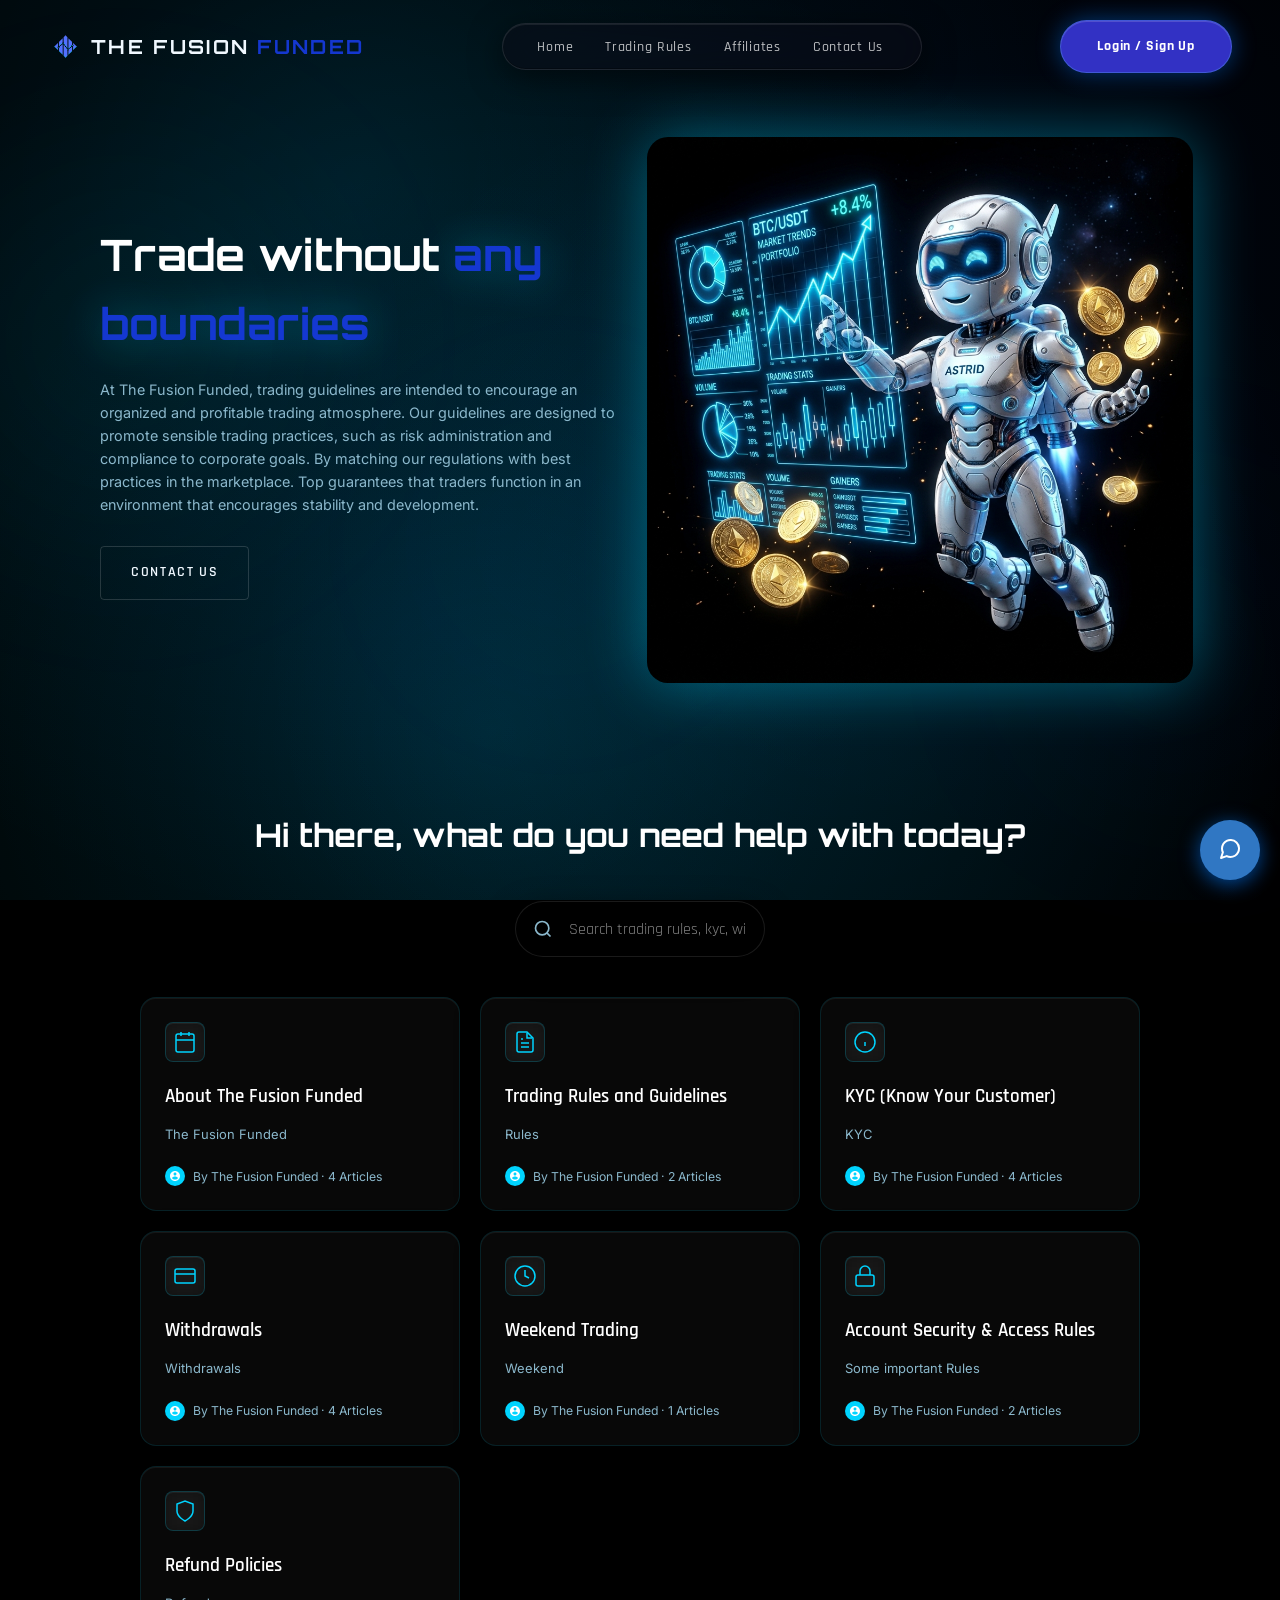
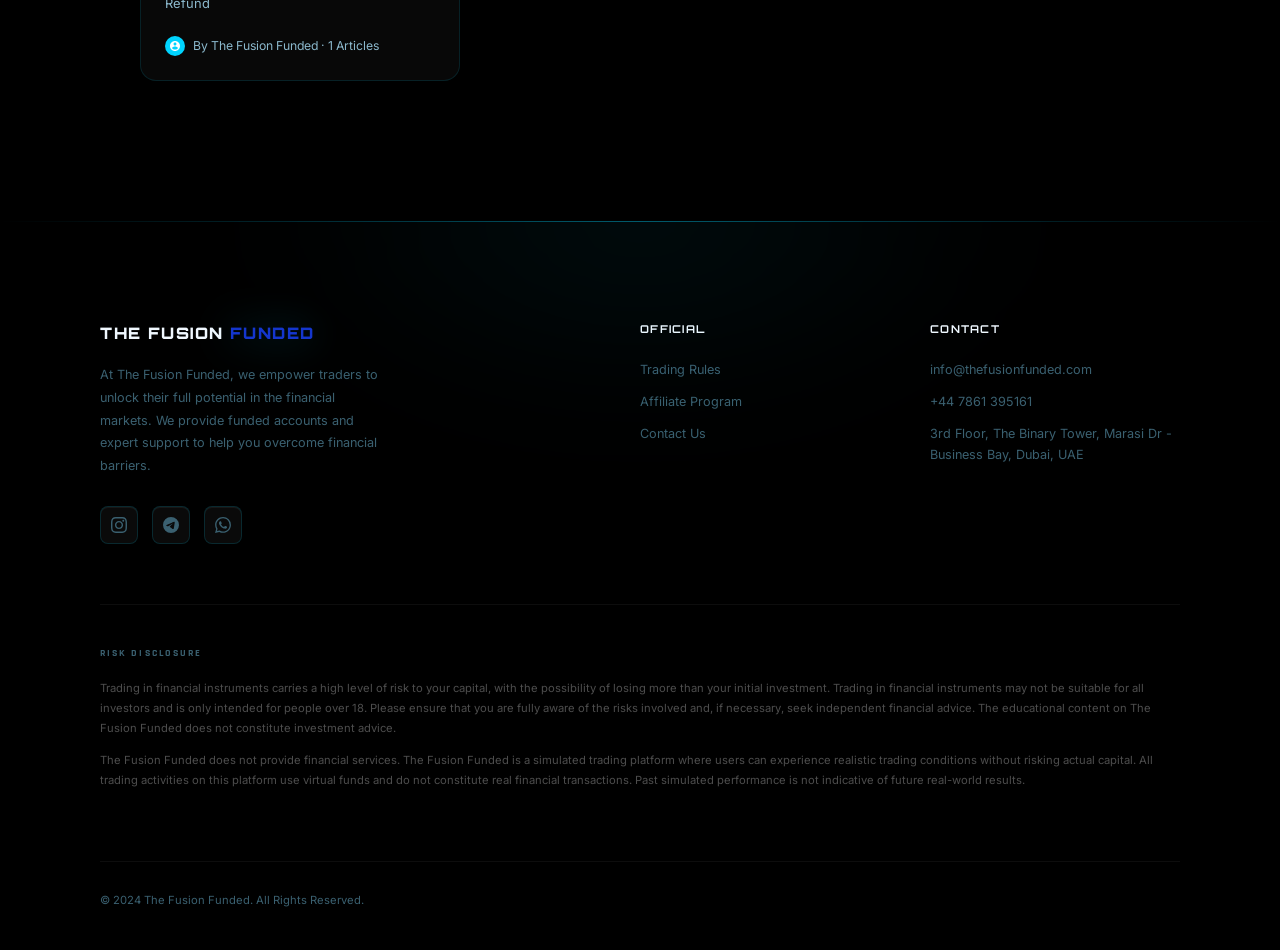
<file: trading_rules.html>
<!DOCTYPE html>
<html lang="en">

<head>
  <!-- Meta Pixel Code --><script>!function(f,b,e,v,n,t,s){if(f.fbq)return;n=f.fbq=function(){n.callMethod?n.callMethod.apply(n,arguments):n.queue.push(arguments)};if(!f._fbq)f._fbq=n;n.push=n;n.loaded=!0;n.version='2.0';n.queue=[];t=b.createElement(e);t.async=!0;t.src=v;s=b.getElementsByTagName(e)[0];s.parentNode.insertBefore(t,s)}(window, document,'script','https://connect.facebook.net/en_US/fbevents.js');fbq('init', '1428672298946649');fbq('track', 'PageView');</script><noscript><img height="1" width="1" style="display:none"src="https://www.facebook.com/tr?id=1428672298946649&ev=PageView&noscript=1"/></noscript><!-- End Meta Pixel Code -->
  <meta charset="UTF-8" />
  <meta name="viewport" content="width=device-width, initial-scale=1.0" />
  <meta name="description" content="The Fusion Funded � Trading Rules and Guidelines." />
  <title>The Fusion Funded | Trading Rules</title>
  <link rel="preconnect" href="https://fonts.googleapis.com" />
  <link rel="preconnect" href="https://fonts.gstatic.com" crossorigin />
  <link
    href="https://fonts.googleapis.com/css2?family=Orbitron:wght@400;600;700;900&family=Inter:wght@300;400;500;600&family=Rajdhani:wght@300;400;500;600;700&display=swap"
    rel="stylesheet" />
  <link rel="stylesheet" href="style.css?v=3" />
  <style>
    .rules-hero {
      padding-top: 150px;
      padding-bottom: 80px;
      position: relative;
      z-index: 2;
    }

    .rules-hero-container {
      display: flex;
      justify-content: space-between;
      align-items: center;
      gap: 40px;
    }

    .rules-hero-content {
      flex: 1;
    }

    .rules-hero-title {
      font-family: 'Orbitron', sans-serif;
      font-size: 3rem;
      margin-bottom: 20px;
      color: #fff;
    }

    .rules-hero-desc {
      font-size: 1rem;
      line-height: 1.6;
      color: #8bb8cc;
      margin-bottom: 30px;
    }

    .rules-hero-img-wrapper {
      flex: 1;
      display: flex;
      justify-content: center;
      position: relative;
    }

    .rules-hero-img {
      max-width: 100%;
      height: auto;
      border-radius: 20px;
      animation: float 6s ease-in-out infinite;
    }

    .help-section {
      text-align: center;
      padding: 60px 0;
      background: transparent;
      border: none;
      margin-bottom: 80px;
      position: relative;
      z-index: 2;
    }

    .help-title {
      font-family: 'Orbitron', sans-serif;
      font-size: 2.2rem;
      margin-bottom: 40px;
      color: #fff;
    }

    .rules-grid {
      display: grid;
      grid-template-columns: repeat(3, 1fr);
      gap: 20px;
      text-align: left;
      padding: 0 40px;
    }

    .rule-card {
      background: rgba(255, 255, 255, 0.03);
      border: 1px solid rgba(0, 212, 255, 0.12);
      border-radius: 16px;
      padding: 24px;
      backdrop-filter: blur(20px) saturate(160%);
      -webkit-backdrop-filter: blur(20px) saturate(160%);
      box-shadow: 0 4px 24px rgba(0, 0, 0, 0.35), inset 0 1px 0 rgba(255, 255, 255, 0.06);
      transition: transform 0.3s ease, border-color 0.3s ease, box-shadow 0.3s ease;
      display: flex;
      flex-direction: column;
      gap: 12px;
      cursor: pointer;
    }

    .rule-card:hover {
      transform: translateY(-5px);
      border-color: rgba(0, 212, 255, 0.3);
      box-shadow: 0 0 24px rgba(0, 212, 255, 0.1), 0 12px 32px rgba(0, 0, 0, 0.4);
    }

    .rule-icon {
      width: 40px;
      height: 40px;
      background: rgba(255, 255, 255, 0.04);
      border: 1px solid rgba(0, 212, 255, 0.2);
      border-radius: 8px;
      display: flex;
      align-items: center;
      justify-content: center;
      color: #00d4ff;
      margin-bottom: 8px;
      backdrop-filter: blur(8px);
      box-shadow: inset 0 1px 0 rgba(255, 255, 255, 0.06);
    }

    .rule-icon svg {
      width: 24px;
      height: 24px;
    }

    .rule-card h3 {
      font-family: 'Rajdhani', sans-serif;
      font-size: 1.3rem;
      font-weight: 600;
      color: #fff;
      margin: 0;
    }

    .rule-card p {
      font-size: 0.9rem;
      color: #8bb8cc;
      margin: 0;
      flex-grow: 1;
    }

    .rule-footer {
      display: flex;
      align-items: center;
      gap: 8px;
      margin-top: 10px;
      font-size: 0.85rem;
      color: #8bb8cc;
    }

    .rule-footer-icon {
      width: 20px;
      height: 20px;
      background: #00d4ff;
      border-radius: 50%;
      display: flex;
      align-items: center;
      justify-content: center;
      color: #fff;
    }

    .rule-footer-icon svg {
      width: 12px;
      height: 12px;
    }

    @media (max-width: 992px) {
      .rules-grid {
        grid-template-columns: repeat(2, 1fr);
        padding: 0 20px;
      }

      .rules-hero-container {
        flex-direction: column;
      }
    }

    @media (max-width: 768px) {
      .rules-hero {
        padding-top: 100px;
        padding-bottom: 40px;
      }

      .rules-hero-title {
        font-size: 1.8rem;
      }

      .rules-hero-img-wrapper {
        width: 100%;
        max-width: 320px;
        margin: 0 auto;
      }

      .help-title {
        font-size: 1.4rem;
        padding: 0 16px;
      }

      .rules-grid {
        grid-template-columns: 1fr;
        padding: 0 16px;
      }

      .search-wrapper {
        max-width: 90%;
      }

      .search-wrapper:focus-within,
      .search-wrapper.has-value {
        max-width: 90%;
      }
    }

    .search-wrapper {
      position: relative;
      margin: 0 auto 40px;
      width: 100%;
      max-width: 250px;
      height: 56px;
      background: #000;
      border-radius: 28px;
      transition: max-width 0.5s cubic-bezier(0.175, 0.885, 0.32, 1.275), box-shadow 0.4s ease, background-color 0.4s ease;
      z-index: 100;
      box-shadow: 0 10px 30px rgba(0, 0, 0, 0.6), inset 0 0 0 1px rgba(255, 255, 255, 0.1);
    }

    .search-wrapper:focus-within,
    .search-wrapper.has-value {
      max-width: 600px;
      background: rgba(14, 18, 30, 0.95);
      box-shadow: 0 10px 40px rgba(0, 212, 255, 0.2), inset 0 0 0 1px #00d4ff;
    }

    .search-input {
      width: 100%;
      height: 100%;
      padding: 0 20px 0 54px;
      background: transparent;
      border: none;
      font-family: 'Rajdhani', sans-serif;
      font-size: 1.1rem;
      color: #fff;
      outline: none;
      border-radius: 28px;
    }

    .search-input::placeholder {
      color: rgba(255, 255, 255, 0.5);
      transition: opacity 0.3s ease;
    }

    .search-icon {
      position: absolute;
      top: 50%;
      left: 18px;
      transform: translateY(-50%);
      color: #8bb8cc;
      pointer-events: none;
      transition: color 0.3s ease;
    }

    .search-wrapper:focus-within .search-icon,
    .search-wrapper.has-value .search-icon {
      color: #00d4ff;
    }

    .search-dropdown {
      position: absolute;
      top: calc(100% + 15px);
      left: 0;
      width: 100%;
      background: rgba(10, 14, 23, 0.95);
      border: 1px solid rgba(0, 212, 255, 0.2);
      border-radius: 24px;
      backdrop-filter: blur(15px);
      max-height: 300px;
      overflow-y: auto;
      display: none;
      flex-direction: column;
      box-shadow: 0 10px 30px rgba(0, 0, 0, 0.6);
      padding: 10px 0;
    }

    .search-dropdown.active {
      display: flex;
    }

    .search-result-item {
      padding: 15px 20px;
      color: #8bb8cc;
      cursor: pointer;
      font-family: 'Inter', sans-serif;
      font-size: 1rem;
      border-bottom: 1px solid rgba(255, 255, 255, 0.05);
      transition: all 0.2s ease;
      text-decoration: none;
      display: block;
    }

    .search-result-item:last-child {
      border-bottom: none;
    }

    .search-result-item:hover {
      background: rgba(0, 212, 255, 0.1);
      color: #fff;
    }
  </style>
    <link rel="stylesheet" href="chatbot_widget/style.css">
</head>

<body>

  
  <canvas id="liquid-bg"></canvas>

  
  <nav id="navbar">
    <div class="nav-inner">
      <div class="nav-logo" id="nav-logo" onclick="window.location.href='index.html';">
        <img src="logo.png" alt="Logo" class="nav-logo-img">
        <span class="logo-text">THE FUSION</span>
        <span class="logo-accent">FUNDED</span>
      </div>
      <ul class="nav-links" id="nav-links">
        <li><a href="index.html" class="nav-link">Home</a></li>
        <li><a href="trading_rules.html" class="nav-link">Trading Rules</a></li>
        <li><a href="affiliate_program.html" class="nav-link">Affiliates</a></li>
        <li><a href="contact_us.html" class="nav-link">Contact Us</a></li>
        <li><a href="https://dashboard.thefusionfunded.com/signup" class="nav-cta-mobile" target="_blank">Login / Sign
            Up</a></li>
      </ul>
      <a href="https://dashboard.thefusionfunded.com/signup" class="nav-cta" id="nav-cta" target="_blank">Login / Sign
        Up</a>
      <button class="hamburger" id="hamburger" aria-label="Toggle navigation">
        <span></span><span></span><span></span>
      </button>
    </div>
  </nav>

  
  <div class="gradient-orb orb-1"></div>
  <div class="gradient-orb orb-2"></div>
  <div class="gradient-orb orb-3"></div>

  
  <section class="rules-hero container">
    <div class="rules-hero-container">
      <div class="rules-hero-content" data-reveal-left>
        <h1 class="rules-hero-title">Trade without <span class="gradient-text">any boundaries</span></h1>
        <p class="rules-hero-desc">
          At The Fusion Funded, trading guidelines are intended to encourage an organized and profitable trading
          atmosphere.
          Our guidelines are designed to promote sensible trading practices, such as risk administration and compliance
          to corporate goals. By matching our regulations with best practices in the marketplace. Top guarantees that
          traders function in an environment that encourages stability and development.
        </p>
        <a href="contact_us.html" class="btn-ghost">
          <span>CONTACT US</span>
        </a>
      </div>
      <div class="rules-hero-img-wrapper" data-reveal-right>
        <img src="trading_robot.png" alt="Trading Robot Market Mascot" class="rules-hero-img"
          style="filter: drop-shadow(0 0 30px rgba(0, 212, 255, 0.4)); transform: scale(1.05);" />
      </div>
    </div>
  </section>

  
  <section class="container">
    <div class="help-section" data-reveal>
      <h2 class="help-title">Hi there, what do you need help with today?</h2>

      <div class="search-wrapper">
        <svg class="search-icon" viewBox="0 0 24 24" fill="none" stroke="currentColor" stroke-width="2" width="20"
          height="20">
          <circle cx="11" cy="11" r="8"></circle>
          <line x1="21" y1="21" x2="16.65" y2="16.65"></line>
        </svg>
        <input type="text" class="search-input" id="rules-search"
          placeholder="Search trading rules, kyc, withdrawals..." autocomplete="off">
        <div class="search-dropdown" id="search-dropdown"></div>
      </div>

      <div class="rules-grid">
        
        <a href="trading_rules_detail.html?category=about"
          style="text-decoration: none; color: inherit; display: block;">
          <div class="rule-card">
            <div class="rule-icon">
              <svg viewBox="0 0 24 24" fill="none" stroke="currentColor" stroke-width="1.5">
                <rect x="3" y="4" width="18" height="18" rx="2" ry="2"></rect>
                <line x1="16" y1="2" x2="16" y2="6"></line>
                <line x1="8" y1="2" x2="8" y2="6"></line>
                <line x1="3" y1="10" x2="21" y2="10"></line>
              </svg>
            </div>
            <h3>About The Fusion Funded</h3>
            <p>The Fusion Funded</p>
            <div class="rule-footer">
              <div class="rule-footer-icon">
                <svg viewBox="0 0 24 24" fill="currentColor">
                  <path
                    d="M12 2C6.48 2 2 6.48 2 12s4.48 10 10 10 10-4.48 10-10S17.52 2 12 2zm0 3c1.66 0 3 1.34 3 3s-1.34 3-3 3-3-1.34-3-3 1.34-3 3-3zm0 14.2c-2.5 0-4.71-1.28-6-3.22.03-1.99 4-3.08 6-3.08 1.99 0 5.97 1.09 6 3.08-1.29 1.94-3.5 3.22-6 3.22z" />
                </svg>
              </div>
              <span>By The Fusion Funded &middot; 4 Articles</span>
            </div>
          </div>
        </a>

        
        <a href="trading_rules_detail.html?category=rules"
          style="text-decoration: none; color: inherit; display: block;">
          <div class="rule-card">
            <div class="rule-icon">
              <svg viewBox="0 0 24 24" fill="none" stroke="currentColor" stroke-width="1.5">
                <path d="M14 2H6a2 2 0 0 0-2 2v16c0 1.1.9 2 2 2h12a2 2 0 0 0 2-2V8l-6-6z" />
                <path d="M14 3v5h5M16 13H8M16 17H8M10 9H8" />
              </svg>
            </div>
            <h3>Trading Rules and Guidelines</h3>
            <p>Rules</p>
            <div class="rule-footer">
              <div class="rule-footer-icon">
                <svg viewBox="0 0 24 24" fill="currentColor">
                  <path
                    d="M12 2C6.48 2 2 6.48 2 12s4.48 10 10 10 10-4.48 10-10S17.52 2 12 2zm0 3c1.66 0 3 1.34 3 3s-1.34 3-3 3-3-1.34-3-3 1.34-3 3-3zm0 14.2c-2.5 0-4.71-1.28-6-3.22.03-1.99 4-3.08 6-3.08 1.99 0 5.97 1.09 6 3.08-1.29 1.94-3.5 3.22-6 3.22z" />
                </svg>
              </div>
              <span>By The Fusion Funded &middot; 2 Articles</span>
            </div>
          </div>
        </a>

        
        <a href="trading_rules_detail.html?category=kyc" style="text-decoration: none; color: inherit; display: block;">
          <div class="rule-card">
            <div class="rule-icon">
              <svg viewBox="0 0 24 24" fill="none" stroke="currentColor" stroke-width="1.5">
                <circle cx="12" cy="12" r="10" />
                <path d="M12 16v-4" />
                <path d="M12 8h.01" />
              </svg>
            </div>
            <h3>KYC (Know Your Customer)</h3>
            <p>KYC</p>
            <div class="rule-footer">
              <div class="rule-footer-icon">
                <svg viewBox="0 0 24 24" fill="currentColor">
                  <path
                    d="M12 2C6.48 2 2 6.48 2 12s4.48 10 10 10 10-4.48 10-10S17.52 2 12 2zm0 3c1.66 0 3 1.34 3 3s-1.34 3-3 3-3-1.34-3-3 1.34-3 3-3zm0 14.2c-2.5 0-4.71-1.28-6-3.22.03-1.99 4-3.08 6-3.08 1.99 0 5.97 1.09 6 3.08-1.29 1.94-3.5 3.22-6 3.22z" />
                </svg>
              </div>
              <span>By The Fusion Funded &middot; 4 Articles</span>
            </div>
          </div>
        </a>

        
        <a href="trading_rules_detail.html?category=withdrawals"
          style="text-decoration: none; color: inherit; display: block;">
          <div class="rule-card">
            <div class="rule-icon">
              <svg viewBox="0 0 24 24" fill="none" stroke="currentColor" stroke-width="1.5">
                <rect x="2" y="5" width="20" height="14" rx="2" ry="2" />
                <line x1="2" y1="10" x2="22" y2="10" />
              </svg>
            </div>
            <h3>Withdrawals</h3>
            <p>Withdrawals</p>
            <div class="rule-footer">
              <div class="rule-footer-icon">
                <svg viewBox="0 0 24 24" fill="currentColor">
                  <path
                    d="M12 2C6.48 2 2 6.48 2 12s4.48 10 10 10 10-4.48 10-10S17.52 2 12 2zm0 3c1.66 0 3 1.34 3 3s-1.34 3-3 3-3-1.34-3-3 1.34-3 3-3zm0 14.2c-2.5 0-4.71-1.28-6-3.22.03-1.99 4-3.08 6-3.08 1.99 0 5.97 1.09 6 3.08-1.29 1.94-3.5 3.22-6 3.22z" />
                </svg>
              </div>
              <span>By The Fusion Funded &middot; 4 Articles</span>
            </div>
          </div>
        </a>

        
        <a href="trading_rules_detail.html?category=weekend"
          style="text-decoration: none; color: inherit; display: block;">
          <div class="rule-card">
            <div class="rule-icon">
              <svg viewBox="0 0 24 24" fill="none" stroke="currentColor" stroke-width="1.5">
                <circle cx="12" cy="12" r="10" />
                <polyline points="12 6 12 12 16 14" />
              </svg>
            </div>
            <h3>Weekend Trading</h3>
            <p>Weekend</p>
            <div class="rule-footer">
              <div class="rule-footer-icon">
                <svg viewBox="0 0 24 24" fill="currentColor">
                  <path
                    d="M12 2C6.48 2 2 6.48 2 12s4.48 10 10 10 10-4.48 10-10S17.52 2 12 2zm0 3c1.66 0 3 1.34 3 3s-1.34 3-3 3-3-1.34-3-3 1.34-3 3-3zm0 14.2c-2.5 0-4.71-1.28-6-3.22.03-1.99 4-3.08 6-3.08 1.99 0 5.97 1.09 6 3.08-1.29 1.94-3.5 3.22-6 3.22z" />
                </svg>
              </div>
              <span>By The Fusion Funded &middot; 1 Articles</span>
            </div>
          </div>
        </a>

        
        <a href="trading_rules_detail.html?category=security"
          style="text-decoration: none; color: inherit; display: block;">
          <div class="rule-card">
            <div class="rule-icon">
              <svg viewBox="0 0 24 24" fill="none" stroke="currentColor" stroke-width="1.5">
                <rect x="3" y="11" width="18" height="11" rx="2" ry="2" />
                <path d="M7 11V7a5 5 0 0 1 10 0v4" />
              </svg>
            </div>
            <h3>Account Security &amp; Access Rules</h3>
            <p>Some important Rules</p>
            <div class="rule-footer">
              <div class="rule-footer-icon">
                <svg viewBox="0 0 24 24" fill="currentColor">
                  <path
                    d="M12 2C6.48 2 2 6.48 2 12s4.48 10 10 10 10-4.48 10-10S17.52 2 12 2zm0 3c1.66 0 3 1.34 3 3s-1.34 3-3 3-3-1.34-3-3 1.34-3 3-3zm0 14.2c-2.5 0-4.71-1.28-6-3.22.03-1.99 4-3.08 6-3.08 1.99 0 5.97 1.09 6 3.08-1.29 1.94-3.5 3.22-6 3.22z" />
                </svg>
              </div>
              <span>By The Fusion Funded &middot; 2 Articles</span>
            </div>
          </div>
        </a>

        
        <a href="trading_rules_detail.html?category=refund"
          style="text-decoration: none; color: inherit; display: block;">
          <div class="rule-card">
            <div class="rule-icon">
              <svg viewBox="0 0 24 24" fill="none" stroke="currentColor" stroke-width="1.5">
                <path d="M12 22s8-4 8-10V5l-8-3-8 3v7c0 6 8 10 8 10z" />
              </svg>
            </div>
            <h3>Refund Policies</h3>
            <p>Refund</p>
            <div class="rule-footer">
              <div class="rule-footer-icon">
                <svg viewBox="0 0 24 24" fill="currentColor">
                  <path
                    d="M12 2C6.48 2 2 6.48 2 12s4.48 10 10 10 10-4.48 10-10S17.52 2 12 2zm0 3c1.66 0 3 1.34 3 3s-1.34 3-3 3-3-1.34-3-3 1.34-3 3-3zm0 14.2c-2.5 0-4.71-1.28-6-3.22.03-1.99 4-3.08 6-3.08 1.99 0 5.97 1.09 6 3.08-1.29 1.94-3.5 3.22-6 3.22z" />
                </svg>
              </div>
              <span>By The Fusion Funded &middot; 1 Articles</span>
            </div>
          </div>
        </a>

      </div>
    </div>
  </section>

  
  <footer class="footer long-footer">
    <div class="footer-glow"></div>
    <div class="footer-gradient-shape"></div>
    <div class="container">
      <div class="footer-grid footer-grid-3">
        <div class="footer-brand">
          <div class="footer-logo">THE FUSION <span class="gradient-text">FUNDED</span></div>
          <p>At The Fusion Funded, we empower traders to unlock their full potential in the financial markets. We
            provide funded accounts and expert support to help you overcome financial barriers.</p>
          <div class="social-links">
            <a href="https://www.instagram.com/thefusionfunded/" class="social-link" aria-label="Instagram"
              target="_blank">
              <svg viewBox="0 0 24 24" fill="currentColor">
                <path
                  d="M12 2.163c3.204 0 3.584.012 4.85.07 3.252.148 4.771 1.691 4.919 4.919.058 1.265.069 1.645.069 4.849 0 3.205-.012 3.584-.069 4.849-.149 3.225-1.664 4.771-4.919 4.919-1.266.058-1.644.07-4.85.07-3.204 0-3.584-.012-4.849-.07-3.26-.149-4.771-1.699-4.919-4.92-.058-1.265-.07-1.644-.07-4.849 0-3.204.013-3.583.07-4.849.149-3.227 1.664-4.771 4.919-4.919 1.266-.057 1.645-.069 4.849-.069zm0-2.163c-3.259 0-3.667.014-4.947.072-4.358.2-6.78 2.618-6.98 6.98-.059 1.281-.073 1.689-.073 4.948 0 3.259.014 3.668.072 4.948.2 4.358 2.618 6.78 6.98 6.98 1.281.058 1.689.072 4.948.072 3.259 0 3.668-.014 4.948-.072 4.354-.2 6.782-2.618 6.979-6.98.059-1.28.073-1.689.073-4.948 0-3.259-.014-3.667-.072-4.947-.196-4.354-2.617-6.78-6.979-6.98-1.281-.059-1.69-.073-4.949-.073zm0 5.838c-3.403 0-6.162 2.759-6.162 6.162s2.759 6.163 6.162 6.163 6.162-2.759 6.162-6.163c0-3.403-2.759-6.162-6.162-6.162zm0 10.162c-2.209 0-4-1.79-4-4 0-2.209 1.791-4 4-4s4 1.791 4 4c0 2.21-1.791 4-4 4zm6.406-11.845c-.796 0-1.441.645-1.441 1.44s.645 1.44 1.441 1.44c.795 0 1.439-.645 1.439-1.44s-.644-1.44-1.439-1.44z" />
              </svg>
            </a>
            <a href="https://t.me/thefusionfunded" class="social-link" aria-label="Telegram" target="_blank">
              <svg viewBox="0 0 24 24" fill="currentColor">
                <path
                  d="M11.944 0A12 12 0 0 0 0 12a12 12 0 0 0 12 12 12 12 0 0 0 12-12A12 12 0 0 0 12 0h-.056zm4.962 7.224c.1-.002.321.023.465.14a.506.506 0 0 1 .171.325c.016.093.036.306.02.472-.18 1.898-.962 6.502-1.36 8.627-.168.9-.499 1.201-.82 1.23-.696.065-1.225-.46-1.9-.902-1.056-.693-1.653-1.124-2.678-1.8-1.185-.78-.417-1.21.258-1.91.177-.184 3.247-2.977 3.307-3.23.007-.032.014-.15-.056-.212s-.174-.041-.249-.024c-.106.024-1.793 1.14-5.061 3.345-.479.33-.913.49-1.302.48-.428-.008-1.252-.241-1.865-.44-.752-.245-1.349-.374-1.297-.789.027-.216.325-.437.893-.663 3.498-1.524 5.83-2.529 6.998-3.014 3.332-1.386 4.025-1.627 4.476-1.635z" />
              </svg>
            </a>
            <a href="https://wa.me/message/M3FHBYUPELBIJ1" class="social-link" aria-label="WhatsApp" target="_blank">
              <svg viewBox="0 0 24 24" fill="currentColor">
                <path
                  d="M17.472 14.382c-.297-.149-1.758-.867-2.03-.967-.273-.099-.471-.148-.67.15-.197.297-.767.966-.94 1.164-.173.199-.347.223-.644.075-.297-.15-1.255-.463-2.39-1.475-.883-.788-1.48-1.761-1.653-2.059-.173-.297-.018-.458.13-.606.134-.133.298-.347.446-.52.149-.174.198-.298.298-.497.099-.198.05-.371-.025-.52-.075-.149-.669-1.612-.916-2.207-.242-.579-.487-.5-.669-.51-.173-.008-.371-.01-.57-.01-.198 0-.52.074-.792.372-.272.297-1.04 1.016-1.04 2.479 0 1.462 1.065 2.875 1.213 3.074.149.198 2.096 3.2 5.077 4.487.709.306 1.262.489 1.694.625.712.227 1.36.195 1.871.118.571-.085 1.758-.719 2.006-1.413.248-.694.248-1.289.173-1.413-.074-.124-.272-.198-.57-.347m-5.421 7.403h-.004a9.87 9.87 0 01-5.031-1.378l-.361-.214-3.741.982.998-3.648-.235-.374a9.86 9.86 0 01-1.51-5.26c.001-5.45 4.436-9.884 9.888-9.884 2.64 0 5.122 1.03 6.988 2.898a9.825 9.825 0 012.893 6.994c-.003 5.45-4.437 9.884-9.885 9.884m8.413-18.297A11.815 11.815 0 0012.05 0C5.495 0 .16 5.335.157 11.892c0 2.096.547 4.142 1.588 5.945L.057 24l6.305-1.654a11.882 11.882 0 005.683 1.448h.005c6.554 0 11.89-5.335 11.893-11.893a11.821 11.821 0 00-3.48-8.413z" />
              </svg>
            </a>
          </div>
        </div>

        <div class="footer-col">
          <h4>Official</h4>
          <ul>
            <li><a href="trading_rules.html">Trading Rules</a></li>
            <li><a href="affiliate_program.html">Affiliate Program</a></li>

            <li><a href="contact_us.html">Contact Us</a></li>
          </ul>
        </div>

        <div class="footer-col">
          <h4>Contact</h4>
          <ul>
            <li><a href="mailto:info@thefusionfunded.com">info@thefusionfunded.com</a></li>
            <li><a href="tel:+447861395161">+44 7861 395161</a></li>
            <li>3rd Floor, The Binary Tower, Marasi Dr - Business Bay, Dubai, UAE</li>
          </ul>
        </div>
      </div>

      
      <div class="footer-disclaimer">
        <h5>Risk Disclosure</h5>
        <p>Trading in financial instruments carries a high level of risk to your capital, with the possibility of losing
          more than your initial investment. Trading in financial instruments may not be suitable for all investors and
          is only intended for people over 18. Please ensure that you are fully aware of the risks involved and, if
          necessary, seek independent financial advice. The educational content on The Fusion Funded does not constitute
          investment advice.</p>
        <p>The Fusion Funded does not provide financial services. The Fusion Funded is a simulated trading platform
          where users can experience realistic trading conditions without risking actual capital. All trading activities
          on this platform use virtual funds and do not constitute real financial transactions. Past simulated
          performance is not indicative of future real-world results.</p>
      </div>

      
      <div class="footer-bottom">
        <p>&copy; 2024 The Fusion Funded. All Rights Reserved.</p>
        
      </div>
    </div>
  </footer>

  <script src="app.js"></script>
  <script>
    const searchData = [
      { question: "What is The Fusion Funded?", category: "about", content: "The Fusion Funded is a proprietary trading firm that provides traders with access to funded capital through a structured evaluation process. Our model is specifically designed for traders who use high-frequency trading systems (HFT), automation, and advanced execution strategies to achieve performance efficiently Unlike traditional prop firms, The Fusion Funded allows traders to use HFT-based strategies during the challenge phase , enabling faster completion of evaluation objectives. We operate on a single evaluation model: &bull; HFT 2.0 Challenge This challenge is designed to assess a trader's ability to generate profits while maintaining strict risk management. Traders may also choose to work with our trusted partners , who specialize in high-frequency trading systems and can assist in completing the challenge using advanced trading solutions. All accounts that successfully meet the evaluation criteria are reviewed and transitioned into a funded trading environment where structured risk rules are applied." },
      { question: "What makes The Fusion Funded different?", category: "about", content: "The Fusion Funded operates on a performance-driven and execution-flexible model , built specifically for modern traders. Key differences include: HFT-enabled challenge phase Traders can use high-frequency trading systems, automation, and fast execution strategies to complete the challenge. Single streamlined evaluation (HFT 2.0) No complex multi-phase challenges � one clear path to funding. Improved risk structure 10% maximum drawdown 7% daily drawdown Flexible payout structure Traders can earn up to: 60% &rarr; 70% &rarr; 80% &rarr; 90% profit split Faster progression system Designed to allow traders to complete evaluations efficiently using their preferred strategies. Once funded, traders operate under a structured and controlled trading environment to ensure long-term sustainability and capital protection." },
      { question: "How do I get started with The Fusion Funded?", category: "about", content: "Getting started with The Fusion Funded is simple: Step 1 � Choose Your Account Select your preferred account size and purchase the HFT 2.0 Challenge. Step 2 � Start Trading Begin trading on your challenge account. You may trade manually or use HFT systems and automated strategies to achieve the profit target. Traders may also choose to work with our trusted partners , who can assist in completing the challenge using high-frequency trading systems. Trade By The Fusion Funded Rules Trade the evaluation account while respecting the challenge objectives and the 10% static drawdown rule (no daily drawdown limit) . Step 3 � Achieve the Profit Target Reach the required profit target while following all trading rules. Step 4 � Account Review Once the target is achieved, your account is reviewed to ensure compliance with all rules. Step 5 � Get Funded After successful review, you will receive your funded account and can begin trading under the funded model." },
      { question: "Who can join The Fusion Funded?", category: "about", content: "The Fusion Funded is open to traders worldwide who want to demonstrate their trading skills and access funded capital Eligibility requirements: Must be at least 18 years old Must have a valid trading strategy Must follow all trading rules and risk guidelines Both beginner and experienced traders are welcome. The Fusion Funded is designed for traders who: Use manual or automated strategies Want to leverage HFT systems during evaluation Aim to trade funded capital with structured risk To comply with international regulations, services may not be available in restricted jurisdictions or to individuals listed under global sanctions or financial compliance restrictions. Restricted Jurisdictions & Compliance To comply with international regulations, The Fusion Funded does not provide services to individuals who are located in or are residents of the following countries or regions: Democratic People's Republic of Korea (North Korea) Iran South Sudan Sudan Yemen Additionally, we do not provide services to individuals or entities listed on international sanctions lists or global anti-terrorism compliance lists. Additional Restrictions The Fusion Funded does not offer services to: Individuals listed on international sanctions lists Persons with criminal histories involving financial crimes or terrorism Individuals previously banned due to contract violations or policy breaches" },
      { question: "The Fusion Funded � HFT 2.0 Challenge Model", category: "rules", content: "The Fusion Funded operates on a single evaluation system known as the HFT 2.0 Challenge. This model is designed for traders who want to use high-frequency trading systems (HFT), automation, and advanced execution strategies to complete their evaluation efficiently During the challenge phase HFT strategies are allowed Tick scalping is allowed Arbitrage and latency-based strategies are allowed Traders may also choose to work with our trusted partners, who specialize in high-frequency trading systems and can assist in completing the challenge efficiently Once funded, all accounts operate under a structured and rule-based environment, where specific trading restrictions apply Challenge Objectives To successfully complete the HFT 2.0 Challenge, traders must: Achieve the required profit target Follow all trading rules Maintain proper risk management All accounts are reviewed after completion of the challenge. Evaluation Process Once the profit target is achieved, the account is placed under review Trading behavior and rule compliance are verified Upon approval, the trader is moved to the funded stage Profit Target The profit target for the HFT 2.0 Challenge is 10% of the initial account size Example: For a $100,000 account: Profit Target = $10,000 This target can be achieved using manual trading or HFT strategies during the challenge phase. Drawdown Rules Maximum Overall Drawdown Maximum loss allowed: 10% of initial account size Daily Drawdown Daily loss limit: 7% Example: Account Size: $100,000 Maximum Drawdown: $10,000 Daily Drawdown: $7,000 The account balance or equity must never fall below the defined limits. 20% Risk Per Trade Rule A trader can risk a maximum of 20% of the total drawdown allowance in a single trade, and to follow this rule, a mandatory SL on positions is required in order to track and keep the maximum allowed risk under 20%. Example: Account Size: $100,000 Total Drawdown Allowed: $10,000 Maximum Risk Per Trade: $2,000 Exceeding this limit at any point during trade execution or exposure calculation will be treated as a violation, regardless of trade outcome. Consistency Rule A trader�s single trading day or trade must not exceed 30% of total profits. Example: Total Profit: $10,000 Maximum allowed from a single day/trade: $3,000 Exceeding this limit will result in a violation. Minimum Trading Days Minimum required trading days: 14 days Optional add-on reduces this to 9 trading days Minimum Trading Day Rule (Lot-Based) A trading day will only be counted if the trader places a trade with at least: 0.1x (1/10th) of the largest lot size used during the payout cycle Example: If the largest lot used = 1.0 lot Minimum lot required to count a day = 0.1 lot Trades below this threshold will not be counted as valid trading days Layering Rule Opening more than 3 positions in the same direction on the same instrument simultaneously is not allowed. Adding positions to trades that are already in drawdown, grid trading, or recovery-based entries may be considered a violation. Challenge Phase: May be treated as a soft breach Funded Stage: May be treated as a hard breach Martingale Rule Martingale trading is strictly prohibited Martingale includes increasing position size after a loss in an attempt to recover previous losses. Important: The sum of all open positions will be treated as a single combined position. If a trader increases total exposure after a losing trade, it will be considered a martingale strategy. Examples: Increasing lot size after a loss Re-entering trades with higher risk to recover drawdown Adding positions that increase total exposure after a loss Challenge Phase: May be treated as a soft breach Funded Stage: May be treated as a hard breach Minimum Trade Holding Time (Live Accounts Only) On funded accounts: Each trade must be held for a minimum of 2 minutes Up to 3�4 trades per payout cycle may be ignored. If this limit is exceeded: It will be treated as a soft breach The payout will be rejected The account will be reset to the initial balance Trading Behavior Rules The following behaviors are considered violations: Toxic Trading Behavior Ignoring risk management Reckless or undisciplined trading Trading without a clear strategy Overtrading Excessive number of trades in a short time Continuous entries without proper setup Gambling Behavior Random entries without analysis Revenge trading Emotion-driven execution Repeated violations may result in restrictions or account termination. Tick Scalping Tick scalping refers to extremely fast trades capturing very small price movements. Example: Opening and closing trades within very short durations repeatedly During the challenge phase, tick scalping is allowed. On funded accounts Tick scalping is restricted Excessive use may be treated as a violation Arbitrage Trading (Restricted) Arbitrage trading refers to exploiting price differences rather than trading market direction. Example: Opening offsetting positions across correlated instruments to neutralize exposure During the challenge phase, arbitrage strategies are allowed. On funded accounts Arbitrage trading is restricted Such activity may be treated as a violation Hedging Improper hedging practices are not allowed. Example: Opening opposite trades on the same instrument Locking positions to remove exposure Such behavior may be flagged and treated as a violation Reverse Trading Reverse trading includes: Intentionally placing losing trades Offsetting positions across accounts Manipulating exposure to bypass rules Trades placed to neutralize exposure within short time intervals may be flagged. One-Sided Bias Trading Repeated trading in only one direction without logical justification may trigger a review. This behavior may indicate poor risk management or strategy imbalance. News Trading News trading is fully allowed. Traders may open, close, and manage positions during: High-impact news releases Economic announcements Volatile market conditions Traders are responsible for managing risk during periods of high volatility. All standard risk rules still apply. Weekend Holding (Rule Reference) Weekend holding is allowed with prior approval. Refer to the Weekend Trading section for full details. Excessive Risk-Taking / Over-Leveraging The use of disproportionately large position sizes or repeated maximum exposure trades that can significantly impact the account balance may be considered excessive risk-taking. Examples: Repeated use of maximum lot size Taking trades that can damage the account rapidly Over-reliance on leverage Such behavior may result in restrictions or account termination. Breach System Soft Breach Payout is rejected Account is reset to initial balance Account remains active in the same phase Hard Breach Account is permanently terminated" },
      { question: "Why is KYC required for my account?", category: "kyc", content: "Completing the Know Your Customer (KYC) process is mandatory to maintain a secure and compliant trading environment at The Fusion Funded. Why KYC is required: 1. Legal & Regulatory Compliance KYC helps prevent: Fraud laundering Identity misuse Financial crime It ensures all accounts belong to real and verified individuals. 2. Account Security & Protection KYC links your trading account to verified identity details, helping prevent: Unauthorized access Identity theft Account misuse 3. Fair Trading Environment KYC ensures: One individual does not operate multiple accounts Duplicate or fraudulent accounts are prevented All traders are evaluated fairly 4. Payout Eligibility KYC verification must be completed before any payout request. Without KYC approval: Withdrawals cannot be processed Account features may remain restricted" },
      { question: "What documents are required for KYC verification?", category: "kyc", content: "To complete KYC verification, traders must submit valid documents confirming identity. Personal Identification (Required) Submit one valid government-issued photo ID: Passport (preferred) Driver's License National ID Card Requirements: Document must be valid and not expired All details must be clear and readable Name must match the account details exactly" },
      { question: "How long does KYC verification take?", category: "kyc", content: "KYC verification is usually completed quickly, depending on document quality. Typical Timeframes: Instant Approval (in some cases) Standard Processing: 1-2 business days Delays may occur if: Documents are unclear or incomplete Information does not match account details Additional verification is required How you will be notified: Email confirmation Account status update" },
      { question: "What happens if my KYC is rejected?", category: "kyc", content: "If your KYC is rejected, it can usually be resolved by correcting the submitted information. Common reasons for rejection: Blurry or cropped documents Expired documents Mismatched account details Incomplete submission What happens next: You will receive a rejection email with the reason You can resubmit corrected documents Re-verification time: Typically completed within 1-2 business days Important: If required documents are not provided: Account access may remain restricted Payouts cannot be processed" },
      { question: "What is the minimum amount required for a withdrawal?", category: "withdrawals", content: "To ensure efficient processing, The Fusion Funded applies a minimum withdrawal requirement. Minimum Withdrawal: 1% of the initial account size Withdrawal requests below this amount cannot be processed." },
      { question: "What are the Withdrawal Methods?", category: "withdrawals", content: "Available payout methods may include: Cryptocurrency (USDT and other supported crypto assets) UPI transfers Bank transfers E-wallet payments (where available) Payment options may vary depending on location and availability." },
      { question: "What are the requirements before withdrawing?", category: "withdrawals", content: "Before submitting a withdrawal request, the following conditions must be met: Minimum profit of 1% of account size is achieved Minimum trading days requirement is completed (14 days or 9 days with add-on) KYC verification is completed and approved All trading rules are followed No active violations are present Account is in profit and above initial balance Important Rule: Once a withdrawal request is submitted: No further trading activity is allowed Placing trades after requesting a payout may result in a violation and will be treated as a violation and may lead to account termination." },
      { question: "Payout Cycle and Profit Split", category: "withdrawals", content: "The Fusion Funded operates on a structured payout system. Payout Cycle: Payout cycle: 18 days Traders become eligible to request payouts after completing the payout cycle and meeting all requirements. Profit Split Structure: Traders can earn: 60% &rarr; 70% &rarr; 80% &rarr; 90% profit split The Fusion Funded is among the few firms offering 60% profit split from the first payout, with scaling opportunities for higher payouts." },
      { question: "How long does it take to receive a withdrawal?", category: "withdrawals", content: "Once a withdrawal request is submitted: The request is reviewed and processed after eligibility conditions are met Approval is subject to compliance and risk checks After approval: Funds are processed and delivered as soon as possible, depending on the selected payout method Processing times may vary based on: Payment method Network conditions Banking or provider timelines Important Notes: Delays may occur due to weekends, holidays, or additional verification checks The Fusion Funded ensures all payouts are processed securely and efficiently" },
      { question: "Is Weekend Holding Allowed?", category: "weekend", content: "Yes � Weekend Holding is allowed with prior approval Traders are permitted to hold positions over the weekend on both challenge and funded accounts, provided approval is obtained before the market closes on Friday. How to request approval: Traders must inform support before the Friday market close The request should clearly mention that positions will be held over the weekend Failure to notify support before market close may result in a violation. Important Notes: Markets may open with price gaps after the weekend Increased volatility and slippage may occur at market open All standard risk rules, including drawdown limits, still apply Traders are responsible for managing risk while holding positions over the weekend." },
      { question: "What is the IP Address Policy?", category: "security", content: "There are no strict IP location restrictions for traders. Traders may access their accounts from different locations, devices, or networks without violating any rules. Account Access & Security While location flexibility is allowed, the following are strictly prohibited: Account sharing Unauthorized third-party access Selling or transferring account access Use of compromised or stolen identities If suspicious activity is detected, The Fusion Funded may request additional verification to protect the account. Important Notes: Traders can travel and trade freely Logging in from multiple locations is allowed Use of different devices is allowed Standard security monitoring still applies" },
      { question: "What is the Inactivity Policy?", category: "security", content: "To ensure active participation, The Fusion Funded enforces an inactivity rule across all accounts. Inactivity Rule: If a trading account remains inactive for 14 consecutive days , it will be considered a violation and may result in account termination. What counts as inactivity: No trades placed No trading activity Account remains idle How to avoid inactivity: Place at least one trade within every 14-day period Maintain regular account activity Failure to meet this requirement may result in account termination." },
      { question: "What is the Refund Policy?", category: "refund", content: "Evaluation fees are not refunded immediately after purchase. However, The Fusion Funded offers a performance-based refund system for eligible traders. Refund Eligibility The challenge fee can be refunded once the trader: Successfully reaches the funded stage Completes four successful payouts Maintains compliance with all trading rules Keeps the account in good standing Add-On Requirement Refund eligibility is only available for traders who have selected the refund add-on at the time of purchase . If the add-on is not selected: The evaluation fee will remain non-refundable When is the refund issued? The refund is processed along with the fourth payout from the funded account. When refunds are NOT applicable: Refunds will not be issued in the following cases: Failed challenges Rule violations Account termination Inactivity breaches Payment disputes or chargebacks Trading losses Why evaluation fees exist: Evaluation fees cover: Platform access Infrastructure and technology Risk management systems Operational costs These costs are incurred once the account is activated. Agreement to refund policy By purchasing any evaluation program, you acknowledge that: Refunds are performance-based Refund eligibility depends on completing payout milestones All trading rules must be followed >" }
    ];

    const searchDropdown = document.getElementById('search-dropdown');
    const searchInput = document.getElementById('rules-search');

    if (searchInput && searchDropdown) {
      searchInput.addEventListener('input', (e) => {
        const val = e.target.value.toLowerCase().trim();
        searchDropdown.innerHTML = '';
        if (!val) {
          searchDropdown.classList.remove('active');
          searchInput.parentElement.classList.remove('has-value');
          return;
        }

        searchInput.parentElement.classList.add('has-value');

        const filtered = searchData.filter(item =>
          item.question.toLowerCase().includes(val) ||
          item.content.toLowerCase().includes(val) ||
          (item.category && item.category.toLowerCase().includes(val))
        );

        const catMap = {
          'about': 'About The Fusion Funded',
          'rules': 'Trading Rules and Guidelines',
          'kyc': 'KYC (Know Your Customer)',
          'withdrawals': 'Withdrawals',
          'weekend': 'Weekend Trading',
          'security': 'Account Security & Access Rules',
          'refund': 'Refund Policies'
        };

        if (filtered.length > 0) {
          searchDropdown.classList.add('active');
          filtered.forEach(item => {
            const a = document.createElement('a');
            a.href = `trading_rules_detail.html?category=${item.category}&q=${encodeURIComponent(item.question)}`;
            a.className = 'search-result-item';

            let catName = catMap[item.category] || item.category;
            let titleHtml = item.question;
            let contentHtml = item.content;
            const matchIndex = contentHtml.toLowerCase().indexOf(val);
            if (matchIndex > -1 && contentHtml.length > 100) {
              const start = Math.max(0, matchIndex - 40);
              const end = Math.min(contentHtml.length, matchIndex + val.length + 40);
              contentHtml = (start > 0 ? "..." : "") + contentHtml.substring(start, end) + (end < contentHtml.length ? "..." : "");
            } else if (contentHtml.length > 100) {
              contentHtml = contentHtml.substring(0, 100) + '...';
            }

            const regex = new RegExp(`(${val})`, 'gi');
            titleHtml = titleHtml.replace(regex, `<span style="color: #00d4ff;">$1</span>`);
            contentHtml = contentHtml.replace(regex, `<span style="color: #00d4ff;">$1</span>`);
            catName = catName.replace(regex, `<span style="color: #00d4ff;">$1</span>`);

            a.innerHTML = `
              <div style="font-size: 0.75rem; color: #00d4ff; text-transform: uppercase; margin-bottom: 4px; letter-spacing: 0.5px; font-weight: 600;">${catName}</div>
              <div style="font-weight: 600; color: #fff; margin-bottom: 5px; font-family: 'Rajdhani', sans-serif; font-size: 1.1rem;">${titleHtml}</div>
              <div style="font-size: 0.9rem; color: #8c92a4; line-height: 1.4;">${contentHtml}</div>
            `;
            searchDropdown.appendChild(a);
          });
        } else {
          searchDropdown.classList.add('active');
          const div = document.createElement('div');
          div.className = 'search-result-item';
          div.textContent = 'No matching rules found.';
          div.style.cursor = 'default';
          searchDropdown.appendChild(div);
        }
      });

      document.addEventListener('click', (e) => {
        if (!searchInput.parentElement.contains(e.target)) {
          searchDropdown.classList.remove('active');
        } else if (searchInput.value.trim() !== '') {
          searchDropdown.classList.add('active');
        }
      });
    }
  </script>
    
    <div class="chat-container">
        <div class="chat-messages">
            
            <div class="tab-content" id="home-tab">
                <div class="home-hero">
                    <img src="logo.png" alt="Logo" class="chat-logo">
                    <div class="home-hero-actions">
                        <button id="header-close-btn" class="header-btn" aria-label="Close Chat" title="Close Chat">
                            <svg width="20" height="20" viewBox="0 0 24 24" fill="none"
                                xmlns="http://www.w3.org/2000/svg">
                                <path d="M18 6L6 18" stroke="#1a1a1a" stroke-width="2" stroke-linecap="round"
                                    stroke-linejoin="round" />
                                <path d="M6 6L18 18" stroke="#1a1a1a" stroke-width="2" stroke-linecap="round"
                                    stroke-linejoin="round" />
                            </svg>
                        </button>
                    </div>
                    <h2>Hi there,</h2>
                    <p>How can we help?</p>
                </div>

                <div class="home-message-section">
                    <div class="home-section" onclick="switchToMessages()">
                        <div>
                            <div class="section-title">Hi I'm Neeraj</div>
                            <div class="section-subtitle">Always here for you</div>
                        </div>
                        <svg width="20" height="20" viewBox="0 0 24 24" fill="none" xmlns="http://www.w3.org/2000/svg">
                            <path d="M5 12h14M12 5l7 7-7 7" stroke="currentColor" stroke-width="2"
                                stroke-linecap="round" stroke-linejoin="round" />
                        </svg>
                    </div>
                </div>

                <div class="home-help-section">
                    <div class="help-search-box">
                        <div class="help-search-input-wrapper">
                            <input type="text" placeholder="Search for help" readonly onclick="switchToHelp()" />
                            <svg width="20" height="20" viewBox="0 0 24 24" fill="none"
                                xmlns="http://www.w3.org/2000/svg">
                                <circle cx="11" cy="11" r="8" stroke="currentColor" stroke-width="2"
                                    stroke-linecap="round" stroke-linejoin="round" />
                                <path d="M21 21l-4.35-4.35" stroke="currentColor" stroke-width="2"
                                    stroke-linecap="round" stroke-linejoin="round" />
                            </svg>
                        </div>
                        <div class="message-suggestions">
                            <div class="suggestion-item" onclick="askQuestion('What is a prop firm?')">
                                <span>What is a prop firm?</span>
                            </div>
                            <div class="suggestion-item" onclick="askQuestion('How to take a payout')">
                                <span>How to take a payout</span>
                            </div>
                            <div class="suggestion-item" onclick="askQuestion('Drawdown rules')">
                                <span>Drawdown rules</span>
                            </div>

                        </div>
                    </div>
                </div>
            </div>

            
            <div class="tab-content" id="messages-tab" style="display: none;">
            </div>

            
            <div class="tab-content" id="help-tab" style="display: none;">
                
                <div class="help-search-container">
                    <div class="help-search-wrapper">
                        <svg width="20" height="20" viewBox="0 0 24 24" fill="none" xmlns="http://www.w3.org/2000/svg"
                            class="search-icon">
                            <circle cx="11" cy="11" r="8" stroke="currentColor" stroke-width="2" stroke-linecap="round"
                                stroke-linejoin="round" />
                            <path d="M21 21l-4.35-4.35" stroke="currentColor" stroke-width="2" stroke-linecap="round"
                                stroke-linejoin="round" />
                        </svg>
                        <input type="text" id="help-search-input" placeholder="Search for help" />
                    </div>
                </div>

                
                <div class="help-search-results" id="help-search-results" style="display: none;"></div>

                <div class="help-content" id="help-main">
                    <h3>THE FUSION FUNDED Knowledge Base</h3>
                    <p style="color: #888; font-size: 0.9rem; margin-bottom: 20px;">Comprehensive guide to evaluation,
                        trading rules, and operations</p>
                    <div class="faq-item" onclick="showFaqCategory('evaluation')">
                        <span>?? About & Evaluation Models</span>
                        <svg width="16" height="16" viewBox="0 0 24 24" fill="none" xmlns="http://www.w3.org/2000/svg">
                            <path d="M9 18l6-6-6-6" stroke="currentColor" stroke-width="2" stroke-linecap="round"
                                stroke-linejoin="round" />
                        </svg>
                    </div>
                    <div class="faq-item" onclick="showFaqCategory('drawdown')">
                        <span>?? Drawdown & Risk Management</span>
                        <svg width="16" height="16" viewBox="0 0 24 24" fill="none" xmlns="http://www.w3.org/2000/svg">
                            <path d="M9 18l6-6-6-6" stroke="currentColor" stroke-width="2" stroke-linecap="round"
                                stroke-linejoin="round" />
                        </svg>
                    </div>
                    <div class="faq-item" onclick="showFaqCategory('trading')">
                        <span>?? Trading Rules & Guidelines</span>
                        <svg width="16" height="16" viewBox="0 0 24 24" fill="none" xmlns="http://www.w3.org/2000/svg">
                            <path d="M9 18l6-6-6-6" stroke="currentColor" stroke-width="2" stroke-linecap="round"
                                stroke-linejoin="round" />
                        </svg>
                    </div>
                    <div class="faq-item" onclick="showFaqCategory('payouts')">
                        <span>?? Withdrawals & Payouts</span>
                        <svg width="16" height="16" viewBox="0 0 24 24" fill="none" xmlns="http://www.w3.org/2000/svg">
                            <path d="M9 18l6-6-6-6" stroke="currentColor" stroke-width="2" stroke-linecap="round"
                                stroke-linejoin="round" />
                        </svg>
                    </div>
                    <div class="faq-item" onclick="showFaqCategory('compliance')">
                        <span>? KYC & Verification</span>
                        <svg width="16" height="16" viewBox="0 0 24 24" fill="none" xmlns="http://www.w3.org/2000/svg">
                            <path d="M9 18l6-6-6-6" stroke="currentColor" stroke-width="2" stroke-linecap="round"
                                stroke-linejoin="round" />
                        </svg>
                    </div>
                    <div class="faq-item" onclick="showFaqCategory('operations')">
                        <span>?? Account Security & Access</span>
                        <svg width="16" height="16" viewBox="0 0 24 24" fill="none" xmlns="http://www.w3.org/2000/svg">
                            <path d="M9 18l6-6-6-6" stroke="currentColor" stroke-width="2" stroke-linecap="round"
                                stroke-linejoin="round" />
                        </svg>
                    </div>
                    <div class="faq-item" onclick="showFaqCategory('refunds')">
                        <span>?? Refund Policies</span>
                        <svg width="16" height="16" viewBox="0 0 24 24" fill="none" xmlns="http://www.w3.org/2000/svg">
                            <path d="M9 18l6-6-6-6" stroke="currentColor" stroke-width="2" stroke-linecap="round"
                                stroke-linejoin="round" />
                        </svg>
                    </div>
                </div>

                
                <div class="help-category" id="help-category" style="display: none;"></div>

                
                <div class="help-article" id="help-article" style="display: none;"></div>
            </div>
        </div>

        <div class="chat-input-area" id="chat-input-area" style="display: none;">
            <div id="attachment-preview" class="attachment-preview"></div>
            <div class="input-wrapper">
                <input type="file" id="file-input" multiple accept="*/*" style="display: none;"
                    onchange="handleFileUpload(event)">
                <button class="input-icon-btn" onclick="document.getElementById('file-input').click()"
                    title="Attach file">
                    <svg width="18" height="18" viewBox="0 0 24 24" fill="none" xmlns="http://www.w3.org/2000/svg">
                        <path
                            d="M21.44 11.05l-9.19 9.19a6 6 0 0 1-8.49-8.49l9.19-9.19a4 4 0 0 1 5.66 5.66l-9.2 9.19a2 2 0 0 1-2.83-2.83l8.49-8.48"
                            stroke="currentColor" stroke-width="2" stroke-linecap="round" stroke-linejoin="round" />
                    </svg>
                </button>
                <button class="input-icon-btn" onclick="handleVoiceRecord()" title="Voice message">
                    <svg width="18" height="18" viewBox="0 0 24 24" fill="none" xmlns="http://www.w3.org/2000/svg">
                        <path d="M12 1a3 3 0 0 0-3 3v8a3 3 0 0 0 6 0V4a3 3 0 0 0-3-3z" stroke="currentColor"
                            stroke-width="2" stroke-linecap="round" stroke-linejoin="round" />
                        <path d="M19 10v2a7 7 0 0 1-14 0v-2" stroke="currentColor" stroke-width="2"
                            stroke-linecap="round" stroke-linejoin="round" />
                    </svg>
                </button>
                <input type="text" placeholder="Type your question..." aria-label="Type your question" maxlength="100">
                <button class="send-btn" aria-label="Send">
                    <svg width="20" height="20" viewBox="0 0 24 24" fill="none" xmlns="http://www.w3.org/2000/svg">
                        <path d="M22 2L11 13" stroke="white" stroke-width="2" stroke-linecap="round"
                            stroke-linejoin="round" />
                        <path d="M22 2L15 22L11 13L2 9L22 2Z" stroke="white" stroke-width="2" stroke-linecap="round"
                            stroke-linejoin="round" />
                    </svg>
                </button>
            </div>
        </div>

        
        <div class="chat-bottom-nav">
            <button class="nav-item active" data-tab="home">
                <svg width="20" height="20" viewBox="0 0 24 24" fill="none" xmlns="http://www.w3.org/2000/svg">
                    <path d="M3 9l9-7 9 7v11a2 2 0 0 1-2 2H5a2 2 0 0 1-2-2z" stroke="currentColor" stroke-width="2"
                        stroke-linecap="round" stroke-linejoin="round" />
                    <polyline points="9 22 9 12 15 12 15 22" stroke="currentColor" stroke-width="2"
                        stroke-linecap="round" stroke-linejoin="round" />
                </svg>
                <span>Home</span>
            </button>
            <button class="nav-item" data-tab="messages">
                <svg width="20" height="20" viewBox="0 0 24 24" fill="none" xmlns="http://www.w3.org/2000/svg">
                    <path d="M21 15a2 2 0 0 1-2 2H7l-4 4V5a2 2 0 0 1 2-2h14a2 2 0 0 1 2 2z" stroke="currentColor"
                        stroke-width="2" stroke-linecap="round" stroke-linejoin="round" />
                </svg>
                <span>Messages</span>
            </button>
            <button class="nav-item" data-tab="help">
                <svg width="20" height="20" viewBox="0 0 24 24" fill="none" xmlns="http://www.w3.org/2000/svg">
                    <circle cx="12" cy="12" r="10" stroke="currentColor" stroke-width="2" stroke-linecap="round"
                        stroke-linejoin="round" />
                    <path d="M9.09 9a3 3 0 0 1 5.83 1c0 2-3 3-3 3" stroke="currentColor" stroke-width="2"
                        stroke-linecap="round" stroke-linejoin="round" />
                    <line x1="12" y1="17" x2="12.01" y2="17" stroke="currentColor" stroke-width="2"
                        stroke-linecap="round" stroke-linejoin="round" />
                </svg>
                <span>Help</span>
            </button>
        </div>
    </div>

    
    <button id="chat-launcher" class="chat-launcher" aria-label="Open Chat">
        <div class="launcher-icon">
            <svg width="24" height="24" viewBox="0 0 24 24" fill="none" xmlns="http://www.w3.org/2000/svg">
                <path
                    d="M21 11.5C21.0039 12.8199 20.6957 14.1219 20.1 15.3C19.3944 16.7118 18.3098 17.8992 16.9674 18.7293C15.6251 19.5594 14.0782 19.9994 12.5 20C11.1801 20.0039 9.87812 19.6957 8.7 19.1L3 21L4.9 15.3C4.30426 14.1219 3.99604 12.8199 4 11.5C4.00061 9.92179 4.44061 8.37488 5.27072 7.03258C6.10083 5.69028 7.28825 4.6056 8.7 3.90003C9.87812 3.30429 11.1801 2.99607 12.5 3H13C15.0843 3.11502 17.053 3.99479 18.5291 5.47089C20.0052 6.94699 20.885 8.91568 21 11V11.5Z"
                    stroke="white" stroke-width="2" stroke-linecap="round" stroke-linejoin="round" />
            </svg>
        </div>
        <div class="close-icon" style="display: none;">
            <svg width="24" height="24" viewBox="0 0 24 24" fill="none" xmlns="http://www.w3.org/2000/svg">
                <path d="M18 6L6 18" stroke="white" stroke-width="2" stroke-linecap="round" stroke-linejoin="round" />
                <path d="M6 6L18 18" stroke="white" stroke-width="2" stroke-linecap="round" stroke-linejoin="round" />
            </svg>
        </div>
    </button>
    <script type="module" src="chatbot_widget/script.js"></script>
</body>

</html>
</file>
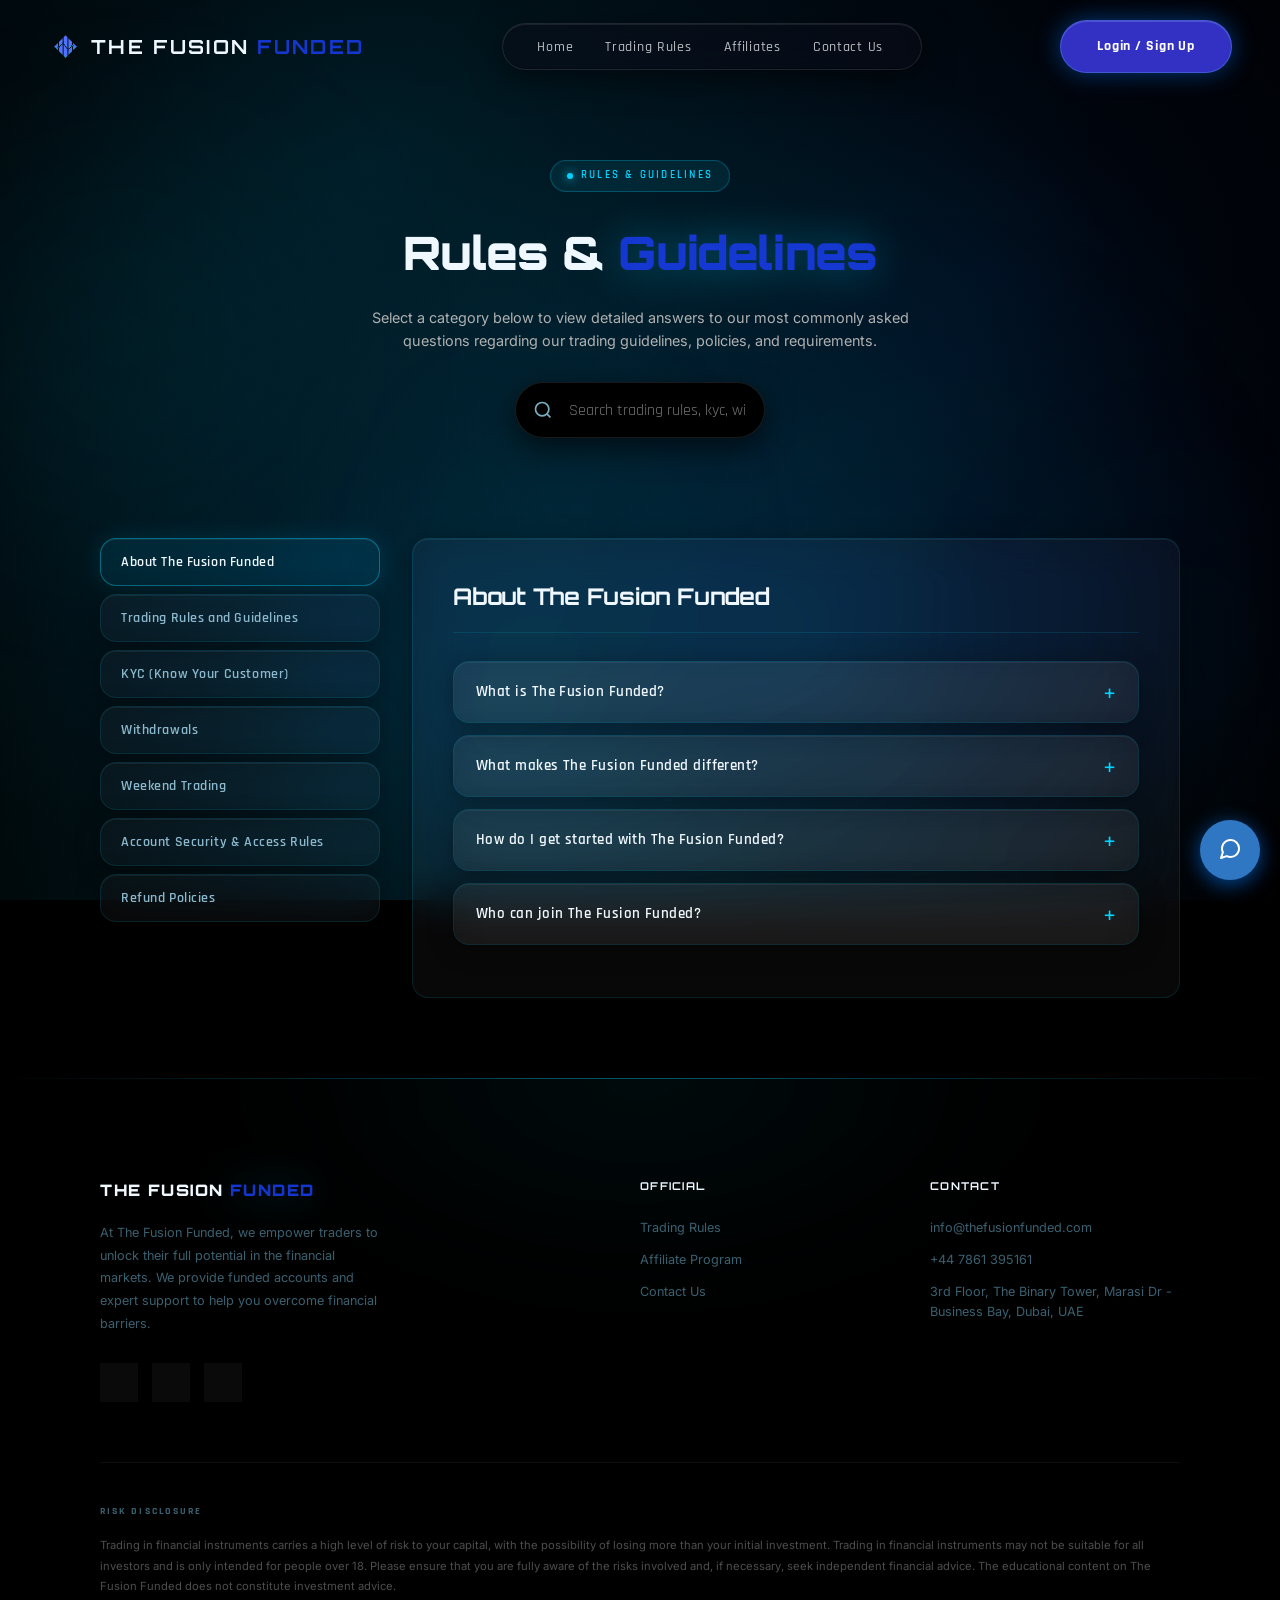
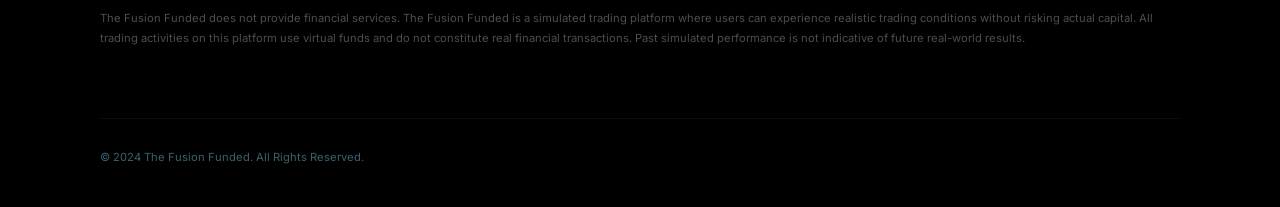
<file: trading_rules_detail.html>
<!DOCTYPE html>
<html lang="en">

<head>
  <!-- Meta Pixel Code --><script>!function(f,b,e,v,n,t,s){if(f.fbq)return;n=f.fbq=function(){n.callMethod?n.callMethod.apply(n,arguments):n.queue.push(arguments)};if(!f._fbq)f._fbq=n;n.push=n;n.loaded=!0;n.version='2.0';n.queue=[];t=b.createElement(e);t.async=!0;t.src=v;s=b.getElementsByTagName(e)[0];s.parentNode.insertBefore(t,s)}(window, document,'script','https://connect.facebook.net/en_US/fbevents.js');fbq('init', '1428672298946649');fbq('track', 'PageView');</script><noscript><img height="1" width="1" style="display:none"src="https://www.facebook.com/tr?id=1428672298946649&ev=PageView&noscript=1"/></noscript><!-- End Meta Pixel Code -->
  <meta charset="UTF-8" />
  <meta name="viewport" content="width=device-width, initial-scale=1.0" />
  <meta name="description" content="The Fusion Funded � Detailed Trading Rules and Guidelines." />
  <title>The Fusion Funded | Rules Details</title>
  <link rel="preconnect" href="https://fonts.googleapis.com" />
  <link rel="preconnect" href="https://fonts.gstatic.com" crossorigin />
  <link
    href="https://fonts.googleapis.com/css2?family=Orbitron:wght@400;600;700;900&family=Inter:wght@300;400;500;600&family=Rajdhani:wght@300;400;500;600;700&display=swap"
    rel="stylesheet" />
  <link rel="stylesheet" href="style.css?v=2" />
  <style>
    
    body {
      background: #000;
    }

    
    .faq-hero {
      padding: 160px 0 60px;
      position: relative;
      z-index: 10;
      text-align: center;
      background: transparent;
    }

    .faq-hero-title {
      font-family: 'Orbitron', sans-serif;
      font-size: clamp(2rem, 4vw, 3.2rem);
      font-weight: 900;
      letter-spacing: -0.02em;
      color: #f0f8ff;
      margin-bottom: 16px;
    }

    .faq-page-tag {
      display: inline-flex;
      align-items: center;
      gap: 8px;
      font-family: 'Rajdhani', sans-serif;
      font-size: 0.78rem;
      font-weight: 600;
      letter-spacing: 0.2em;
      text-transform: uppercase;
      color: #00d4ff;
      background: rgba(0, 212, 255, 0.08);
      border: 1px solid rgba(0, 212, 255, 0.25);
      padding: 6px 16px;
      border-radius: 100px;
      margin-bottom: 24px;
    }

    .faq-page-tag-dot {
      width: 6px;
      height: 6px;
      border-radius: 50%;
      background: #00d4ff;
      box-shadow: 0 0 10px #00d4ff;
      animation: pulse 1.5s ease-in-out infinite;
    }

    
    .faq-container {
      display: flex;
      gap: 32px;
      margin-bottom: 80px;
      position: relative;
      z-index: 2;
      background: transparent;
    }

    
    .faq-sidebar {
      width: 280px;
      display: flex;
      flex-direction: column;
      gap: 8px;
      flex-shrink: 0;
    }

    .faq-tab {
      background: rgba(255, 255, 255, 0.03);
      border: 1px solid rgba(0, 212, 255, 0.12);
      padding: 14px 20px;
      border-radius: 16px;
      color: #8bb8cc;
      font-family: 'Rajdhani', sans-serif;
      font-size: 1rem;
      font-weight: 600;
      letter-spacing: 0.04em;
      text-align: left;
      cursor: pointer;
      transition: transform 0.3s ease, border-color 0.3s ease, box-shadow 0.3s ease;
      backdrop-filter: blur(20px) saturate(160%);
      -webkit-backdrop-filter: blur(20px) saturate(160%);
      box-shadow: 0 4px 24px rgba(0, 0, 0, 0.35), inset 0 1px 0 rgba(255, 255, 255, 0.06);
    }

    .faq-tab:hover {
      transform: translateY(-3px);
      border-color: rgba(0, 212, 255, 0.3);
      box-shadow: 0 0 24px rgba(0, 212, 255, 0.1), 0 12px 32px rgba(0, 0, 0, 0.4);
      color: #f0f8ff;
    }

    .faq-tab.active {
      border-color: rgba(0, 212, 255, 0.4);
      background: rgba(0, 212, 255, 0.08);
      color: #f0f8ff;
      box-shadow: 0 0 24px rgba(0, 212, 255, 0.12), inset 0 1px 0 rgba(255, 255, 255, 0.08);
    }

    
    .faq-content-area {
      flex: 1;
      background: rgba(255, 255, 255, 0.03);
      border: 1px solid rgba(0, 212, 255, 0.12);
      border-radius: 16px;
      padding: 40px;
      backdrop-filter: blur(20px) saturate(160%);
      -webkit-backdrop-filter: blur(20px) saturate(160%);
      box-shadow: 0 4px 24px rgba(0, 0, 0, 0.35), inset 0 1px 0 rgba(255, 255, 255, 0.06);
    }

    .faq-category-content {
      display: none;
      animation: fadeIn 0.35s cubic-bezier(0.16, 1, 0.3, 1);
    }

    .faq-category-content.active {
      display: block;
    }

    @keyframes fadeIn {
      from {
        opacity: 0;
        transform: translateY(8px);
      }

      to {
        opacity: 1;
        transform: translateY(0);
      }
    }

    .category-title {
      font-family: 'Orbitron', sans-serif;
      font-size: 1.6rem;
      font-weight: 700;
      letter-spacing: -0.01em;
      color: #f0f8ff;
      margin-bottom: 28px;
      padding-bottom: 16px;
      border-bottom: 1px solid rgba(0, 212, 255, 0.12);
    }

    
    .accordion-item {
      margin-bottom: 12px;
      border: 1px solid rgba(0, 212, 255, 0.12);
      border-radius: 16px;
      overflow: hidden;
      background: rgba(255, 255, 255, 0.03);
      backdrop-filter: blur(20px) saturate(160%);
      -webkit-backdrop-filter: blur(20px) saturate(160%);
      box-shadow: 0 4px 24px rgba(0, 0, 0, 0.35), inset 0 1px 0 rgba(255, 255, 255, 0.06);
      transition: transform 0.3s ease, border-color 0.3s ease, box-shadow 0.3s ease;
    }

    .accordion-item:hover {
      transform: translateY(-2px);
      border-color: rgba(0, 212, 255, 0.3);
      box-shadow: 0 0 24px rgba(0, 212, 255, 0.1), 0 12px 32px rgba(0, 0, 0, 0.4);
    }

    .accordion-header {
      padding: 18px 22px;
      cursor: pointer;
      display: flex;
      justify-content: space-between;
      align-items: center;
      background: rgba(255, 255, 255, 0.025);
      transition: background 0.25s;
    }

    .accordion-header:hover {
      background: rgba(0, 212, 255, 0.05);
    }

    .accordion-header h3 {
      font-family: 'Rajdhani', sans-serif;
      font-size: 1.05rem;
      font-weight: 600;
      letter-spacing: 0.03em;
      color: #f0f8ff;
      margin: 0;
    }

    .accordion-icon {
      color: #00d4ff;
      font-size: 1.4rem;
      line-height: 1;
      transition: transform 0.3s cubic-bezier(0.4, 0, 0.2, 1);
      flex-shrink: 0;
    }

    .accordion-item.active .accordion-header {
      background: rgba(0, 212, 255, 0.07);
      border-bottom: 1px solid rgba(0, 212, 255, 0.12);
    }

    .accordion-item.active .accordion-icon {
      transform: rotate(45deg);
    }

    .accordion-content {
      max-height: 0;
      overflow: hidden;
      transition: max-height 0.4s ease;
    }

    .accordion-content-inner {
      padding: 22px;
      font-size: 0.97rem;
      line-height: 1.75;
      color: #8bb8cc;
    }

    .accordion-content-inner p {
      margin-bottom: 14px;
    }

    .accordion-content-inner p:last-child {
      margin-bottom: 0;
    }

    .accordion-content-inner ul {
      margin-left: 20px;
      margin-bottom: 14px;
    }

    .accordion-content-inner li {
      margin-bottom: 6px;
    }

    
    @media (max-width: 992px) {
      .faq-container {
        flex-direction: column;
      }

      .faq-sidebar {
        width: 100%;
        flex-direction: row;
        flex-wrap: wrap;
      }

      .faq-tab {
        flex: 1 1 calc(33.333% - 10px);
        text-align: center;
        padding: 12px;
      }
    }

    @media (max-width: 768px) {
      .faq-tab {
        flex: 1 1 calc(50% - 10px);
      }

      .faq-content-area {
        padding: 20px;
      }
    }

    
    .search-wrapper {
      position: relative;
      margin: 0 auto 40px auto;
      width: 100%;
      max-width: 250px;
      height: 56px;
      background: #000;
      border-radius: 28px;
      transition: max-width 0.5s cubic-bezier(0.175, 0.885, 0.32, 1.275), box-shadow 0.4s ease, background-color 0.4s ease;
      z-index: 100;
      box-shadow: 0 10px 30px rgba(0, 0, 0, 0.6), inset 0 0 0 1px rgba(255, 255, 255, 0.1);
    }

    .search-wrapper:focus-within,
    .search-wrapper.has-value {
      max-width: 600px;
      background: rgba(14, 18, 30, 0.95);
      box-shadow: 0 10px 40px rgba(0, 212, 255, 0.2), inset 0 0 0 1px #00d4ff;
    }

    .search-input {
      width: 100%;
      height: 100%;
      padding: 0 20px 0 54px;
      background: transparent;
      border: none;
      font-family: 'Rajdhani', sans-serif;
      font-size: 1.1rem;
      color: #fff;
      outline: none;
      border-radius: 28px;
    }

    .search-input::placeholder {
      color: rgba(255, 255, 255, 0.45);
      transition: opacity 0.3s ease;
    }

    .search-icon {
      position: absolute;
      top: 50%;
      left: 18px;
      transform: translateY(-50%);
      color: #7aafc0;
      pointer-events: none;
      transition: color 0.3s ease;
    }

    .search-wrapper:focus-within .search-icon,
    .search-wrapper.has-value .search-icon {
      color: #00d4ff;
    }

    .search-dropdown {
      position: absolute;
      top: calc(100% + 15px);
      left: 0;
      width: 100%;
      background: rgba(5, 16, 32, 0.90);
      border: 1px solid rgba(0, 212, 255, 0.20);
      border-radius: 24px;
      backdrop-filter: blur(20px);
      max-height: 300px;
      overflow-y: auto;
      display: none;
      flex-direction: column;
      box-shadow: 0 12px 40px rgba(0, 0, 0, 0.55);
      padding: 10px 0;
    }

    .search-dropdown.active {
      display: flex;
    }

    .search-result-item {
      padding: 15px 20px;
      color: #9bb8cc;
      cursor: pointer;
      font-family: 'Inter', sans-serif;
      font-size: 1rem;
      border-bottom: 1px solid rgba(255, 255, 255, 0.05);
      transition: all 0.2s ease;
      text-decoration: none;
      display: block;
    }

    .search-result-item:last-child {
      border-bottom: none;
    }

    .search-result-item:hover {
      background: rgba(0, 212, 255, 0.09);
      color: #fff;
    }

    
    .rule-block {
      margin-bottom: 20px;
    }

    .rule-block:last-child {
      margin-bottom: 0;
    }

    .rule-title {
      font-family: 'Rajdhani', sans-serif;
      font-size: 1.15rem;
      font-weight: 700;
      color: #00d4ff;
      margin-bottom: 6px;
      display: flex;
      align-items: center;
    }

    .rule-title::before {
      content: '�';
      color: #00d4ff;
      font-size: 0.6rem;
      margin-right: 10px;
      opacity: 0.8;
    }

    .rule-desc {
      padding-left: 20px;
      color: #b0b0b0;
      border-left: 2px solid rgba(0, 212, 255, 0.2);
    }
  </style>
    <link rel="stylesheet" href="chatbot_widget/style.css">
</head>

<body>

  
  <canvas id="liquid-bg"></canvas>

  
  <nav id="navbar">
    <div class="nav-inner">
      <div class="nav-logo" id="nav-logo" onclick="window.location.href='index.html';">
        <img src="logo.png" alt="Logo" class="nav-logo-img">
        <span class="logo-text">THE FUSION</span>
        <span class="logo-accent">FUNDED</span>
      </div>
      <ul class="nav-links" id="nav-links">
        <li><a href="index.html" class="nav-link">Home</a></li>
        <li><a href="trading_rules.html" class="nav-link">Trading Rules</a></li>
        <li><a href="affiliate_program.html" class="nav-link">Affiliates</a></li>
        <li><a href="contact_us.html" class="nav-link">Contact Us</a></li>
        <li><a href="https://dashboard.thefusionfunded.com/signup" class="nav-cta-mobile" target="_blank">Login / Sign
            Up</a></li>
      </ul>
      <a href="https://dashboard.thefusionfunded.com/signup" class="nav-cta" id="nav-cta" target="_blank">Login / Sign
        Up</a>
      <button class="hamburger" id="hamburger" aria-label="Toggle navigation">
        <span></span><span></span><span></span>
      </button>
    </div>
  </nav>

  
  <div class="gradient-orb orb-1"></div>
  <div class="gradient-orb orb-2"></div>
  <div class="gradient-orb orb-3"></div>
  <div class="gradient-orb orb-4"></div>
  <div class="gradient-orb orb-5"></div>

  
  <section class="faq-hero container">
    <div class="faq-page-tag"><span class="faq-page-tag-dot"></span>Rules & Guidelines</div>
    <h1 class="faq-hero-title">Rules &amp; <span class="gradient-text">Guidelines</span></h1>
    <p style="color: #b0b0b0; max-width: 600px; margin: 0 auto 30px auto;">Select a category below to view detailed
      answers to our most commonly asked questions regarding our trading guidelines, policies, and requirements.</p>
    <div class="search-wrapper">
      <svg class="search-icon" viewBox="0 0 24 24" fill="none" stroke="currentColor" stroke-width="2" width="20"
        height="20">
        <circle cx="11" cy="11" r="8"></circle>
        <line x1="21" y1="21" x2="16.65" y2="16.65"></line>
      </svg>
      <input type="text" class="search-input" id="rules-search" placeholder="Search trading rules, kyc, withdrawals..."
        autocomplete="off">
      <div class="search-dropdown" id="search-dropdown"></div>
    </div>
  </section>

  
  <section class="faq-container container">
    
    <div class="faq-sidebar" id="faq-sidebar">
      <button class="faq-tab" data-target="about">About The Fusion Funded</button>
      <button class="faq-tab" data-target="rules">Trading Rules and Guidelines</button>
      <button class="faq-tab" data-target="kyc">KYC (Know Your Customer)</button>
      <button class="faq-tab" data-target="withdrawals">Withdrawals</button>
      <button class="faq-tab" data-target="weekend">Weekend Trading</button>
      <button class="faq-tab" data-target="security">Account Security & Access Rules</button>
      <button class="faq-tab" data-target="refund">Refund Policies</button>
    </div>

    
    <div class="faq-content-area" id="faq-content-area">

      
      <div class="faq-category-content" id="about">
        <h2 class="category-title">About The Fusion Funded</h2>

        <div class="accordion-item">
          <div class="accordion-header">
            <h3>What is The Fusion Funded?</h3>
            <span class="accordion-icon">+</span>
          </div>
          <div class="accordion-content">
            <div class="accordion-content-inner">
              <p>The Fusion Funded is a proprietary trading firm that provides traders with access to funded capital
                through a structured evaluation process.</p>
              <br>
              <p>Our model is specifically designed for traders who use <strong>high-frequency trading systems (HFT),
                  automation, and advanced execution strategies</strong> to achieve performance efficiently</p>
              <br>
              <p>Unlike traditional prop firms, The Fusion Funded allows traders to use <strong>HFT-based strategies
                  during the challenge phase</strong>, enabling faster completion of evaluation objectives.</p>
              <br>
              <p>We operate on a single evaluation model: <span style="color: #00d4ff;">&bull; HFT 2.0 Challenge</span>
              </p>
              <br>
              <p>This challenge is designed to assess a trader's ability to generate profits while maintaining strict
                risk management.</p>
              <br>
              <p>Traders may also choose to work with our <strong>trusted partners</strong>, who specialize in
                high-frequency trading systems and can assist in completing the challenge using advanced trading
                solutions.</p>
              <br>
              <p>All accounts that successfully meet the evaluation criteria are reviewed and transitioned into a funded
                trading environment where structured risk rules are applied.</p>
            </div>
          </div>
        </div>

        <div class="accordion-item">
          <div class="accordion-header">
            <h3>What makes The Fusion Funded different?</h3>
            <span class="accordion-icon">+</span>
          </div>
          <div class="accordion-content">
            <div class="accordion-content-inner">
              <p>The Fusion Funded operates on a <strong>performance-driven and execution-flexible model</strong>, built
                specifically for modern traders.</p>
              <br>
              <p>Key differences include:</p>
              <br>
              <ul style="color: #00d4ff; padding-left: 20px;">
                <li style="margin-bottom: 8px;"><strong>HFT-enabled challenge phase</strong><br><span
                    style="color: #00d4ff;">Traders can use high-frequency trading systems, automation, and fast
                    execution strategies to complete the challenge.</span></li>
                <li style="margin-bottom: 8px;"><strong>Single streamlined evaluation (HFT 2.0)</strong><br><span
                    style="color: #00d4ff;">No complex multi-phase challenges � one clear path to funding.</span></li>
                <li style="margin-bottom: 8px;"><strong>Improved risk structure</strong>
                  <ul style="color: #00d4ff; padding-left: 20px; list-style-type: circle; margin-top: 5px;">
                    <li>10% maximum drawdown</li>
                    <li>7% daily drawdown</li>
                  </ul>
                </li>
                <li style="margin-bottom: 8px;"><strong>Flexible payout structure</strong><br><span
                    style="color: #00d4ff;">Traders can earn up to:</span>
                  <ul style="color: #00d4ff; padding-left: 20px; list-style-type: circle; margin-top: 5px;">
                    <li>60% &rarr; 70% &rarr; 80% &rarr; 90% profit split</li>
                  </ul>
                </li>
                <li style="margin-bottom: 8px;"><strong>Faster progression system</strong><br><span
                    style="color: #00d4ff;">Designed to allow traders to complete evaluations efficiently using their
                    preferred strategies.</span></li>
              </ul>
              <br>
              <p>Once funded, traders operate under a <strong>structured and controlled trading environment</strong> to
                ensure long-term sustainability and capital protection.</p>
            </div>
          </div>
        </div>

        <div class="accordion-item">
          <div class="accordion-header">
            <h3>How do I get started with The Fusion Funded?</h3>
            <span class="accordion-icon">+</span>
          </div>
          <div class="accordion-content">
            <div class="accordion-content-inner">
              <p>Getting started with The Fusion Funded is simple:</p>
              <br>
              <p style="color: #00d4ff;">Step 1 � Choose Your Account</p>
              <p>Select your preferred account size and purchase the HFT 2.0 Challenge.</p>
              <br>
              <p style="color: #00d4ff;">Step 2 � Start Trading</p>
              <p>Begin trading on your challenge account.</p>
              <br>
              <p>You may trade manually or use <strong>HFT systems and automated strategies</strong> to achieve the
                profit target.</p>
              <br>
              <p>Traders may also choose to work with our <strong>trusted partners</strong>, who can assist in
                completing the challenge using high-frequency trading systems.</p>
              <br>
              <p style="color: #00d4ff;">Trade By The Fusion Funded Rules</p>
              <p>Trade the evaluation account while respecting the challenge objectives and the <span
                  style="color: #00d4ff;">10% static drawdown rule (no daily drawdown limit)</span>.</p>
              <br>
              <p style="color: #00d4ff;">Step 3 � Achieve the Profit Target</p>
              <p>Reach the required profit target while following all trading rules.</p>
              <br>
              <p style="color: #00d4ff;">Step 4 � Account Review</p>
              <p>Once the target is achieved, your account is reviewed to ensure compliance with all rules.</p>
              <br>
              <p style="color: #00d4ff;">Step 5 � Get Funded</p>
              <p>After successful review, you will receive your funded account and can begin trading under the funded
                model.</p>
            </div>
          </div>
        </div>

        <div class="accordion-item">
          <div class="accordion-header">
            <h3>Who can join The Fusion Funded?</h3>
            <span class="accordion-icon">+</span>
          </div>
          <div class="accordion-content">
            <div class="accordion-content-inner">
              <p>The Fusion Funded is open to traders worldwide who want to demonstrate their trading skills and access
                funded capital</p>
              <br>
              <p>Eligibility requirements:</p>
              <br>
              <ul style="color: #00d4ff; padding-left: 20px;">
                <li style="margin-bottom: 8px;">Must be at least <strong>18 years old</strong></li>
                <li style="margin-bottom: 8px;">Must have a valid trading strategy</li>
                <li style="margin-bottom: 8px;">Must follow all trading rules and risk guidelines</li>
              </ul>
              <br>
              <p>Both beginner and experienced traders are welcome.</p>
              <br>
              <p>The Fusion Funded is designed for traders who:</p>
              <br>
              <ul style="color: #00d4ff; padding-left: 20px;">
                <li style="margin-bottom: 8px;">Use manual or automated strategies</li>
                <li style="margin-bottom: 8px;">Want to leverage HFT systems during evaluation</li>
                <li style="margin-bottom: 8px;">Aim to trade funded capital with structured risk</li>
              </ul>
              <br>
              <p>To comply with international regulations, services may not be available in restricted jurisdictions or
                to individuals listed under global sanctions or financial compliance restrictions.</p>
              <br>
              <p><strong>Restricted Jurisdictions & Compliance</strong> To comply with international regulations, The
                Fusion Funded does not provide services to individuals who are located in or are residents of the
                following countries or regions:</p>
              <br>
              <ul style="color: #00d4ff; padding-left: 20px;">
                <li style="margin-bottom: 8px;">Democratic People's Republic of Korea (North Korea)</li>
                <li style="margin-bottom: 8px;">Iran</li>
                <li style="margin-bottom: 8px;">South Sudan</li>
                <li style="margin-bottom: 8px;">Sudan</li>
                <li style="margin-bottom: 8px;">Yemen</li>
              </ul>
              <br>
              <p>Additionally, we do not provide services to individuals or entities listed on international sanctions
                lists or global anti-terrorism compliance lists.</p>
              <br>
              <p><strong>Additional Restrictions</strong></p>
              <br>
              <p>The Fusion Funded does not offer services to:</p>
              <br>
              <ul style="color: #00d4ff; padding-left: 20px;">
                <li style="margin-bottom: 8px;">Individuals listed on international sanctions lists</li>
                <li style="margin-bottom: 8px;">Persons with criminal histories involving financial crimes or terrorism
                </li>
                <li style="margin-bottom: 8px;">Individuals previously banned due to contract violations or policy
                  breaches</li>
              </ul>
            </div>
          </div>
        </div>
      </div>
    </div>
    </div>

    
    <div class="faq-category-content" id="rules">
      <h2 class="category-title">Trading Rules and Guidelines</h2>

      <div class="accordion-item">
        <div class="accordion-header">
          <h3>The Fusion Funded � HFT 2.0 Challenge Model</h3>
          <span class="accordion-icon">+</span>
        </div>
        <div class="accordion-content">
          <div class="accordion-content-inner">
            <p>The Fusion Funded operates on a single evaluation system known as the HFT 2.0 Challenge.</p>
            <br>
            <p>This model is designed for traders who want to use high-frequency trading systems (HFT), automation, and
              advanced execution strategies to complete their evaluation efficiently</p>
            <br>
            <p style="color: #00d4ff;">During the challenge phase</p>
            <br>
            <ul style="color: #00d4ff; padding-left: 20px;">
              <li style="margin-bottom: 8px;">HFT strategies are allowed</li>
              <li style="margin-bottom: 8px;">Tick scalping is allowed</li>
              <li style="margin-bottom: 8px;">Arbitrage and latency-based strategies are allowed</li>
              <li style="margin-bottom: 8px;">Traders may also choose to work with our trusted partners, who specialize
                in high-frequency trading systems and can assist in completing the challenge efficiently</li>
            </ul>
            <br>
            <p>Once funded, all accounts operate under a structured and rule-based environment, where specific trading
              restrictions apply</p>
            <br>
            <p style="color: #00d4ff;">Challenge Objectives</p>
            <br>
            <p>To successfully complete the HFT 2.0 Challenge, traders must:</p>
            <br>
            <ul style="color: #00d4ff; padding-left: 20px;">
              <li style="margin-bottom: 8px;">Achieve the required profit target</li>
              <li style="margin-bottom: 8px;">Follow all trading rules</li>
              <li style="margin-bottom: 8px;">Maintain proper risk management</li>
            </ul>
            <br>
            <p>All accounts are reviewed after completion of the challenge.</p>
            <br>
            <p style="color: #00d4ff;">Evaluation Process</p>
            <br>
            <ul style="color: #00d4ff; padding-left: 20px;">
              <li style="margin-bottom: 8px;">Once the profit target is achieved, the account is placed under review
              </li>
              <li style="margin-bottom: 8px;">Trading behavior and rule compliance are verified</li>
              <li style="margin-bottom: 8px;">Upon approval, the trader is moved to the funded stage</li>
            </ul>
            <br>
            <p style="color: #00d4ff;">Profit Target</p>
            <br>
            <p>The profit target for the HFT 2.0 Challenge is</p>
            <br>
            <ul style="color: #00d4ff; padding-left: 20px;">
              <li style="margin-bottom: 8px;"><strong>10% of the initial account size</strong></li>
            </ul>
            <br>
            <p>Example:</p>
            <br>
            <p>For a $100,000 account:</p>
            <br>
            <ul style="color: #00d4ff; padding-left: 20px;">
              <li style="margin-bottom: 8px;">Profit Target = $10,000</li>
            </ul>
            <br>
            <p>This target can be achieved using manual trading or HFT strategies during the challenge phase.</p>
            <br>
            <p style="color: #00d4ff;">Drawdown Rules</p>
            <br>
            <p><strong>Maximum Overall Drawdown</strong></p>
            <br>
            <ul style="color: #00d4ff; padding-left: 20px;">
              <li style="margin-bottom: 8px;">Maximum loss allowed: <strong>10% of initial account size</strong></li>
            </ul>
            <br>
            <p><strong>Daily Drawdown</strong></p>
            <br>
            <ul style="color: #00d4ff; padding-left: 20px;">
              <li style="margin-bottom: 8px;">Daily loss limit: <strong>7%</strong></li>
            </ul>
            <br>
            <p>Example:</p>
            <br>
            <p>Account Size: $100,000</p>
            <br>
            <ul style="color: #00d4ff; padding-left: 20px;">
              <li style="margin-bottom: 8px;">Maximum Drawdown: $10,000</li>
              <li style="margin-bottom: 8px;">Daily Drawdown: $7,000</li>
            </ul>
            <br>
            <p>The account balance or equity must never fall below the defined limits.</p>
            <br>
            <p style="color: #00d4ff;">20% Risk Per Trade Rule</p>
            <br>
            <p>A trader can risk a maximum of 20% of the total drawdown allowance in a single trade, and to follow this
              rule, a mandatory SL on positions is required in order to track and keep the maximum allowed risk under
              20%.</p>
            <br>
            <p>Example:</p>
            <br>
            <p>Account Size: $100,000</p>
            <br>
            <ul style="color: #00d4ff; padding-left: 20px;">
              <li style="margin-bottom: 8px;">Total Drawdown Allowed: $10,000</li>
              <li style="margin-bottom: 8px;">Maximum Risk Per Trade: $2,000</li>
            </ul>
            <br>
            <p>Exceeding this limit at any point during trade execution or exposure calculation will be treated as a
              violation, regardless of trade outcome. This may be a warning for the first time but is a hard breach afterwards.</p>
            <br>
            <p style="color: #00d4ff;">Consistency Rule</p>
            <br>
            <p>A trader�s single trading day or trade must not exceed 30% of total profits.</p>
            <br>
            <p>Example:</p>
            <br>
            <ul style="color: #00d4ff; padding-left: 20px;">
              <li style="margin-bottom: 8px;">Total Profit: $10,000</li>
              <li style="margin-bottom: 8px;">Maximum allowed from a single day/trade: $3,000</li>
            </ul>
            <br>
            <p>Exceeding this limit will result in a violation.</p>
            <br>
            <p style="color: #00d4ff;">Minimum Trading Days</p>
            <br>
            <ul style="color: #00d4ff; padding-left: 20px;">
              <li style="margin-bottom: 8px;">Minimum required trading days: <strong>12 days</strong></li>
              <li style="margin-bottom: 8px;">Optional add-on reduces this to <strong>7 trading days</strong></li>
            </ul>
            <br>
            <p style="color: #00d4ff;">Minimum Trading Day Rule (Profit-Based)</p>
            <br>
            <p>A trading day will only be counted if the trader places a trade and achieves at least:</p>
            <br>
            <ul style="color: #00d4ff; padding-left: 20px;">
              <li style="margin-bottom: 8px;">0.1x (1/10th) of the highest profit on a single trade/day used during the payout cycle</li>
            </ul>
            <br>
            <p>Example:</p>
            <br>
            <ul style="color: #00d4ff; padding-left: 20px;">
              <li style="margin-bottom: 8px;">If the highest profit is 1000$</li>
              <li style="margin-bottom: 8px;">Minimum profit required to count a day - 100$</li>
            </ul>
            <br>
            <p>Trades below this threshold will not be counted as valid trading days</p>
            <br>
            <p style="color: #00d4ff;">Layering Rule</p>
            <br>
            <p>Opening more than 3 positions in the same direction on the same instrument simultaneously is not allowed.
            </p>
            <br>
            <p>Adding positions to trades that are already in drawdown, grid trading, or recovery-based entries may be
              considered a violation.</p>
            <br>
            <ul style="color: #00d4ff; padding-left: 20px;">
              <li style="margin-bottom: 8px;">Challenge Phase: May be treated as a soft breach</li>
              <li style="margin-bottom: 8px;">Funded Stage: May be treated as a hard breach</li>
            </ul>
            <br>
            <p style="color: #00d4ff;">Martingale Rule</p>
            <br>
            <p><strong>Martingale trading is strictly prohibited</strong></p>
            <br>
            <p>Martingale includes increasing position size after a loss in an attempt to recover previous losses.</p>
            <br>
            <p>Important:</p>
            <br>
            <ul style="color: #00d4ff; padding-left: 20px;">
              <li style="margin-bottom: 8px;">The sum of all open positions will be treated as a single combined
                position.</li>
              <li style="margin-bottom: 8px;">If a trader increases total exposure to more than 1.6X after a losing trade, it will be
                considered a martingale strategy.</li>
            </ul>
            <br>
            <p>Examples:</p>
            <br>
            <ul style="color: #00d4ff; padding-left: 20px;">
              <li style="margin-bottom: 8px;">Increasing lot size more than 1.6X after a loss</li>
              <li style="margin-bottom: 8px;">Re-entering trades with higher risk to recover drawdown</li>
              <li style="margin-bottom: 8px;">Adding positions that increase total exposure after a loss</li>
            </ul>
            <br>
            <ul style="color: #00d4ff; padding-left: 20px;">
              <li style="margin-bottom: 8px;">Challenge Phase: May be treated as a soft breach</li>
              <li style="margin-bottom: 8px;">Funded Stage: May be treated as a hard breach</li>
            </ul>
            <br>
            <p style="color: #00d4ff;">Minimum Trade Holding Time (Live Accounts Only)</p>
            <br>
            <p>On funded accounts:</p>
            <br>
            <ul style="color: #00d4ff; padding-left: 20px;">
              <li style="margin-bottom: 8px;">Each trade must be held for a minimum of 2 minutes</li>
              <li style="margin-bottom: 8px;">Up to 1-2 trades per payout cycle may be ignored.</li>
            </ul>
            <br>
            <p>If this limit is exceeded:</p>
            <br>
            <ul style="color: #00d4ff; padding-left: 20px;">
              <li style="margin-bottom: 8px;">It will be treated as a soft breach</li>
              <li style="margin-bottom: 8px;">The payout will be rejected</li>
              <li style="margin-bottom: 8px;">The account will be reset to the initial balance</li>
            </ul>
            <br>
            <p style="color: #00d4ff;">Trading Behavior Rules</p>
            <br>
            <p>The following behaviors are considered violations:</p>
            <br>
            <p><strong>Toxic Trading Behavior</strong></p>
            <br>
            <ul style="color: #00d4ff; padding-left: 20px;">
              <li style="margin-bottom: 8px;">Ignoring risk management</li>
              <li style="margin-bottom: 8px;">Reckless or undisciplined trading</li>
              <li style="margin-bottom: 8px;">Trading without a clear strategy</li>
            </ul>
            <br>
            <p><strong>Overtrading</strong></p>
            <br>
            <ul style="color: #00d4ff; padding-left: 20px;">
              <li style="margin-bottom: 8px;">Excessive number of trades in a short time</li>
              <li style="margin-bottom: 8px;">Continuous entries without proper setup</li>
            </ul>
            <br>
            <p><strong>Gambling Behavior</strong></p>
            <br>
            <ul style="color: #00d4ff; padding-left: 20px;">
              <li style="margin-bottom: 8px;">Random entries without analysis</li>
              <li style="margin-bottom: 8px;">Revenge trading</li>
              <li style="margin-bottom: 8px;">Emotion-driven execution</li>
            </ul>
            <br>
            <p>Repeated violations may result in restrictions or account termination.</p>
            <br>
            <p style="color: #00d4ff;">Tick Scalping</p>
            <br>
            <p>Tick scalping refers to extremely fast trades capturing very small price movements.</p>
            <br>
            <p>Example:</p>
            <br>
            <ul style="color: #00d4ff; padding-left: 20px;">
              <li style="margin-bottom: 8px;">Opening and closing trades within very short durations repeatedly</li>
            </ul>
            <br>
            <p>During the challenge phase, tick scalping is allowed.</p>
            <br>
            <p>On funded accounts</p>
            <br>
            <ul style="color: #00d4ff; padding-left: 20px;">
              <li style="margin-bottom: 8px;">Tick scalping is restricted</li>
              <li style="margin-bottom: 8px;">Excessive use may be treated as a violation</li>
            </ul>
            <br>
            <p style="color: #00d4ff;">Arbitrage Trading (Restricted)</p>
            <br>
            <p>Arbitrage trading refers to exploiting price differences rather than trading market direction.</p>
            <br>
            <p>Example:</p>
            <br>
            <ul style="color: #00d4ff; padding-left: 20px;">
              <li style="margin-bottom: 8px;">Opening offsetting positions across correlated instruments to neutralize
                exposure</li>
            </ul>
            <br>
            <p>During the challenge phase, arbitrage strategies are allowed.</p>
            <br>
            <p>On funded accounts</p>
            <br>
            <ul style="color: #00d4ff; padding-left: 20px;">
              <li style="margin-bottom: 8px;">Arbitrage trading is restricted</li>
              <li style="margin-bottom: 8px;">Such activity may be treated as a violation</li>
            </ul>
            <br>
            <p style="color: #00d4ff;">Hedging</p>
            <br>
            <p>Improper hedging practices are not allowed.</p>
            <br>
            <p>Example:</p>
            <br>
            <ul style="color: #00d4ff; padding-left: 20px;">
              <li style="margin-bottom: 8px;">Opening opposite trades on the same instrument</li>
              <li style="margin-bottom: 8px;">Locking positions to remove exposure</li>
            </ul>
            <br>
            <p>Such behavior may be flagged and treated as a violation</p>
            <br>
            <p style="color: #00d4ff;">Reverse Trading</p>
            <br>
            <p>Reverse trading includes:</p>
            <br>
            <ul style="color: #00d4ff; padding-left: 20px;">
              <li style="margin-bottom: 8px;">Intentionally placing losing trades</li>
              <li style="margin-bottom: 8px;">Offsetting positions across accounts</li>
              <li style="margin-bottom: 8px;">Manipulating exposure to bypass rules</li>
            </ul>
            <br>
            <p>Trades placed to neutralize exposure within short time intervals may be flagged.</p>
            <br>
            <p style="color: #00d4ff;">One-Sided Bias Trading</p>
            <br>
            <p>Repeated trading in only one direction without logical justification may trigger a review.</p>
            <br>
            <p>This behavior may indicate poor risk management or strategy imbalance.</p>
            <br>
            <p style="color: #00d4ff;">News Trading</p>
            <br>
            <p>News trading is fully allowed.</p>
            <br>
            <p>Traders may open, close, and manage positions during:</p>
            <br>
            <ul style="color: #00d4ff; padding-left: 20px;">
              <li style="margin-bottom: 8px;">High-impact news releases</li>
              <li style="margin-bottom: 8px;">Economic announcements</li>
              <li style="margin-bottom: 8px;">Volatile market conditions</li>
            </ul>
            <br>
            <p>Traders are responsible for managing risk during periods of high volatility.</p>
            <br>
            <p>All standard risk rules still apply.</p>
            <br>
            <p style="color: #00d4ff;">Weekend Holding (Rule Reference)</p>
            <br>
            <p>Weekend holding is allowed with prior approval.</p>
            <br>
            <p>Refer to the Weekend Trading section for full details.</p>
            <br>
            <p style="color: #00d4ff;">Excessive Risk-Taking / Over-Leveraging</p>
            <br>
            <p>The use of disproportionately large position sizes or repeated maximum exposure trades that can
              significantly impact the account balance may be considered excessive risk-taking.</p>
            <br>
            <p>Examples:</p>
            <br>
            <ul style="color: #00d4ff; padding-left: 20px;">
              <li style="margin-bottom: 8px;">Repeated use of maximum lot size</li>
              <li style="margin-bottom: 8px;">Taking trades that can damage the account rapidly</li>
              <li style="margin-bottom: 8px;">Over-reliance on leverage</li>
            </ul>
            <br>
            <p>Such behavior may result in restrictions or account termination.</p>
            <br>
            <p style="color: #00d4ff;">Breach System</p>
            <br>
            <p><strong>Soft Breach</strong></p>
            <br>
            <ul style="color: #00d4ff; padding-left: 20px;">
              <li style="margin-bottom: 8px;">Payout is rejected</li>
              <li style="margin-bottom: 8px;">Account is reset to initial balance</li>
              <li style="margin-bottom: 8px;">Account remains active in the same phase</li>
            </ul>
            <br>
            <p><strong>Hard Breach</strong></p>
            <br>
            <ul style="color: #00d4ff; padding-left: 20px;">
              <li style="margin-bottom: 8px;">Account is permanently terminated</li>
            </ul>
          </div>
        </div>
      </div>

    </div>

    
    <div class="faq-category-content" id="kyc">
      <h2 class="category-title">KYC (Know Your Customer)</h2>

      <div class="accordion-item">
        <div class="accordion-header">
          <h3>Why is KYC required for my account?</h3>
          <span class="accordion-icon">+</span>
        </div>
        <div class="accordion-content">
          <div class="accordion-content-inner">
            <p>Completing the Know Your Customer (KYC) process is mandatory to maintain a secure and compliant trading
              environment at The Fusion Funded.</p>
            <br>
            <p style="color: #00d4ff;">Why KYC is required:</p>
            <br>
            <p><strong>1. Legal & Regulatory Compliance</strong></p>
            <br>
            <p>KYC helps prevent:</p>
            <br>
            <ul style="color: #00d4ff; padding-left: 20px;">
              <li style="margin-bottom: 8px;">Fraud</li>
              <li style="margin-bottom: 8px;">laundering</li>
              <li style="margin-bottom: 8px;">Identity misuse</li>
              <li style="margin-bottom: 8px;">Financial crime</li>
            </ul>
            <br>
            <p>It ensures all accounts belong to real and verified individuals.</p>
            <br>
            <p><strong>2. Account Security & Protection</strong></p>
            <br>
            <p>KYC links your trading account to verified identity details, helping prevent:</p>
            <br>
            <ul style="color: #00d4ff; padding-left: 20px;">
              <li style="margin-bottom: 8px;">Unauthorized access</li>
              <li style="margin-bottom: 8px;">Identity theft</li>
              <li style="margin-bottom: 8px;">Account misuse</li>
            </ul>
            <br>
            <p><strong>3. Fair Trading Environment</strong></p>
            <br>
            <p>KYC ensures:</p>
            <br>
            <ul style="color: #00d4ff; padding-left: 20px;">
              <li style="margin-bottom: 8px;">One individual does not operate multiple accounts</li>
              <li style="margin-bottom: 8px;">Duplicate or fraudulent accounts are prevented</li>
              <li style="margin-bottom: 8px;">All traders are evaluated fairly</li>
            </ul>
            <br>
            <p><strong>4. Payout Eligibility</strong></p>
            <br>
            <p>KYC verification must be completed before any payout request.</p>
            <br>
            <p>Without KYC approval:</p>
            <br>
            <ul style="color: #00d4ff; padding-left: 20px;">
              <li style="margin-bottom: 8px;">Withdrawals cannot be processed</li>
              <li style="margin-bottom: 8px;">Account features may remain restricted</li>
            </ul>
          </div>
        </div>
      </div>

      <div class="accordion-item">
        <div class="accordion-header">
          <h3>What documents are required for KYC verification?</h3>
          <span class="accordion-icon">+</span>
        </div>
        <div class="accordion-content">
          <div class="accordion-content-inner">
            <p>To complete KYC verification, traders must submit valid documents confirming identity.</p>
            <br>
            <p style="color: #00d4ff;">Personal Identification (Required)</p>
            <br>
            <p>Submit one valid government-issued photo ID:</p>
            <br>
            <ul style="color: #00d4ff; padding-left: 20px;">
              <li style="margin-bottom: 8px;">Passport (preferred)</li>
              <li style="margin-bottom: 8px;">Driver's License</li>
              <li style="margin-bottom: 8px;">National ID Card</li>
            </ul>
            <br>
            <p style="color: #00d4ff;">Requirements:</p>
            <br>
            <ul style="color: #00d4ff; padding-left: 20px;">
              <li style="margin-bottom: 8px;">Document must be valid and not expired</li>
              <li style="margin-bottom: 8px;">All details must be clear and readable</li>
              <li style="margin-bottom: 8px;">Name must match the account details exactly</li>
            </ul>
          </div>
        </div>
      </div>

      <div class="accordion-item">
        <div class="accordion-header">
          <h3>How long does KYC verification take?</h3>
          <span class="accordion-icon">+</span>
        </div>
        <div class="accordion-content">
          <div class="accordion-content-inner">
            <p>KYC verification is usually completed quickly, depending on document quality.</p>
            <br>
            <p style="color: #00d4ff;">Typical Timeframes:</p>
            <br>
            <ul style="color: #00d4ff; padding-left: 20px;">
              <li style="margin-bottom: 8px;"><strong>Instant Approval</strong> (in some cases)</li>
              <li style="margin-bottom: 8px;"><strong>Standard Processing:</strong> 1-2 business days</li>
            </ul>
            <br>
            <p style="color: #00d4ff;">Delays may occur if:</p>
            <br>
            <ul style="color: #00d4ff; padding-left: 20px;">
              <li style="margin-bottom: 8px;">Documents are unclear or incomplete</li>
              <li style="margin-bottom: 8px;">Information does not match account details</li>
              <li style="margin-bottom: 8px;">Additional verification is required</li>
            </ul>
            <br>
            <p style="color: #00d4ff;">How you will be notified:</p>
            <br>
            <ul style="color: #00d4ff; padding-left: 20px;">
              <li style="margin-bottom: 8px;">Email confirmation</li>
              <li style="margin-bottom: 8px;">Account status update</li>
            </ul>
          </div>
        </div>
      </div>

      <div class="accordion-item">
        <div class="accordion-header">
          <h3>What happens if my KYC is rejected?</h3>
          <span class="accordion-icon">+</span>
        </div>
        <div class="accordion-content">
          <div class="accordion-content-inner">
            <p>If your KYC is rejected, it can usually be resolved by correcting the submitted information.</p>
            <br>
            <p style="color: #00d4ff;">Common reasons for rejection:</p>
            <br>
            <ul style="color: #00d4ff; padding-left: 20px;">
              <li style="margin-bottom: 8px;">Blurry or cropped documents</li>
              <li style="margin-bottom: 8px;">Expired documents</li>
              <li style="margin-bottom: 8px;">Mismatched account details</li>
              <li style="margin-bottom: 8px;">Incomplete submission</li>
            </ul>
            <br>
            <p style="color: #00d4ff;">What happens next:</p>
            <br>
            <ul style="color: #00d4ff; padding-left: 20px;">
              <li style="margin-bottom: 8px;">You will receive a rejection email with the reason</li>
              <li style="margin-bottom: 8px;">You can resubmit corrected documents</li>
            </ul>
            <br>
            <p style="color: #00d4ff;">Re-verification time:</p>
            <br>
            <ul style="color: #00d4ff; padding-left: 20px;">
              <li style="margin-bottom: 8px;">Typically completed within 1-2 business days</li>
            </ul>
            <br>
            <p style="color: #00d4ff;">Important:</p>
            <br>
            <p>If required documents are not provided:</p>
            <br>
            <ul style="color: #00d4ff; padding-left: 20px;">
              <li style="margin-bottom: 8px;">Account access may remain restricted</li>
              <li style="margin-bottom: 8px;">Payouts cannot be processed</li>
            </ul>
          </div>
        </div>
      </div>
    </div>

    
    <div class="faq-category-content" id="withdrawals">
      <h2 class="category-title">Withdrawals</h2>

      <div class="accordion-item">
        <div class="accordion-header">
          <h3>What is the minimum amount required for a withdrawal?</h3>
          <span class="accordion-icon">+</span>
        </div>
        <div class="accordion-content">
          <div class="accordion-content-inner">
            <p>To ensure efficient processing, The Fusion Funded applies a minimum withdrawal requirement.</p>
            <br>
            <ul style="color: #00d4ff; padding-left: 20px;">
              <li style="margin-bottom: 8px;">Minimum Withdrawal: <strong>1% of the initial account size</strong></li>
            </ul>
            <br>
            <p>Withdrawal requests below this amount cannot be processed.</p>
          </div>
        </div>
      </div>

      <div class="accordion-item">
        <div class="accordion-header">
          <h3>What are the Withdrawal Methods?</h3>
          <span class="accordion-icon">+</span>
        </div>
        <div class="accordion-content">
          <div class="accordion-content-inner">
            <p>Available payout methods may include:</p>
            <br>
            <ul style="color: #00d4ff; padding-left: 20px;">
              <li style="margin-bottom: 8px;">Cryptocurrency (USDT and other supported crypto assets)</li>
              <li style="margin-bottom: 8px;">UPI transfers</li>
              <li style="margin-bottom: 8px;">Bank transfers</li>
              <li style="margin-bottom: 8px;">E-wallet payments (where available)</li>
            </ul>
            <br>
            <p>Payment options may vary depending on location and availability.</p>
          </div>
        </div>
      </div>

      <div class="accordion-item">
        <div class="accordion-header">
          <h3>What are the requirements before withdrawing?</h3>
          <span class="accordion-icon">+</span>
        </div>
        <div class="accordion-content">
          <div class="accordion-content-inner">
            <p>Before submitting a withdrawal request, the following conditions must be met:</p>
            <br>
            <ul style="color: #00d4ff; padding-left: 20px;">
              <li style="margin-bottom: 8px;">Minimum profit of <strong>1% of account size</strong> is achieved</li>
              <li style="margin-bottom: 8px;">Minimum trading days requirement is completed (12 days or 7 days with
                add-on)</li>
              <li style="margin-bottom: 8px;">KYC verification is completed and approved</li>
              <li style="margin-bottom: 8px;">All trading rules are followed</li>
              <li style="margin-bottom: 8px;">No active violations are present</li>
              <li style="margin-bottom: 8px;">Account is in profit and above initial balance</li>
            </ul>
            <br>
            <p style="color: #00d4ff;">Important Rule:</p>
            <br>
            <p>Once a withdrawal request is submitted:</p>
            <br>
            <ul style="color: #00d4ff; padding-left: 20px;">
              <li style="margin-bottom: 8px;"><strong>No further trading activity is allowed</strong></li>
            </ul>
            <br>
            <p>Placing trades after requesting a payout may result in a violation and will be treated as a violation and
              may lead to account termination.</p>
          </div>
        </div>
      </div>

      <div class="accordion-item">
        <div class="accordion-header">
          <h3>Payout Cycle and Profit Split</h3>
          <span class="accordion-icon">+</span>
        </div>
        <div class="accordion-content">
          <div class="accordion-content-inner">
            <p>The Fusion Funded operates on a structured payout system.</p>
            <br>
            <p style="color: #00d4ff;">Payout Cycle:</p>
            <br>
            <ul style="color: #00d4ff; padding-left: 20px;">
              <li style="margin-bottom: 8px;">Payout cycle: <strong>18 days</strong></li>
            </ul>
            <br>
            <p>Traders become eligible to request payouts after completing the payout cycle and meeting all
              requirements.</p>
            <br>
            <p style="color: #00d4ff;">Profit Split Structure:</p>
            <br>
            <p>Traders can earn:</p>
            <br>
            <ul style="color: #00d4ff; padding-left: 20px;">
              <li style="margin-bottom: 8px;"><strong>60% &rarr; 70% &rarr; 80% &rarr; 90% profit split</strong></li>
            </ul>
            <br>
            <p>The Fusion Funded is among the few firms offering <strong>60% profit split from the first
                payout</strong>, with scaling opportunities for higher payouts.</p>
          </div>
        </div>
      </div>

      <div class="accordion-item">
        <div class="accordion-header">
          <h3>How long does it take to receive a withdrawal?</h3>
          <span class="accordion-icon">+</span>
        </div>
        <div class="accordion-content">
          <div class="accordion-content-inner">
            <p>Once a withdrawal request is submitted:</p>
            <br>
            <ul style="color: #00d4ff; padding-left: 20px;">
              <li style="margin-bottom: 8px;">The request is reviewed and processed after eligibility conditions are met
              </li>
              <li style="margin-bottom: 8px;">Approval is subject to compliance and risk checks</li>
            </ul>
            <br>
            <p>After approval:</p>
            <br>
            <ul style="color: #00d4ff; padding-left: 20px;">
              <li style="margin-bottom: 8px;">Funds are processed and delivered <strong>as soon as possible</strong>,
                depending on the selected payout method</li>
            </ul>
            <br>
            <p>Processing times may vary based on:</p>
            <br>
            <ul style="color: #00d4ff; padding-left: 20px;">
              <li style="margin-bottom: 8px;">Payment method</li>
              <li style="margin-bottom: 8px;">Network conditions</li>
              <li style="margin-bottom: 8px;">Banking or provider timelines</li>
            </ul>
            <br>
            <p style="color: #00d4ff;">Important Notes:</p>
            <br>
            <ul style="color: #00d4ff; padding-left: 20px;">
              <li style="margin-bottom: 8px;">Delays may occur due to weekends, holidays, or additional verification
                checks</li>
              <li style="margin-bottom: 8px;">The Fusion Funded ensures all payouts are processed securely and
                efficiently</li>
            </ul>
          </div>
        </div>
      </div>
    </div>

    
    <div class="faq-category-content" id="weekend">
      <h2 class="category-title">Weekend Trading</h2>

      <div class="accordion-item">
        <div class="accordion-header">
          <h3>Is Weekend Holding Allowed?</h3>
          <span class="accordion-icon">+</span>
        </div>
        <div class="accordion-content">
          <div class="accordion-content-inner">
            <p>Yes � <strong>Weekend Holding is allowed with prior approval</strong></p>
            <br>
            <p>Traders are permitted to hold positions over the weekend on both challenge and funded accounts, provided
              approval is obtained before the market closes on Friday. Approvals requests can be made through any support method (Whatsapp, Instagram, Email or Contact Us panel).</p>
            <br>
            <p>How to request approval:</p>
            <br>
            <ul style="color: #00d4ff; padding-left: 20px;">
              <li style="margin-bottom: 8px;">Traders must inform support before the Friday market close</li>
              <li style="margin-bottom: 8px;">The request should clearly mention that positions will be held over the
                weekend</li>
            </ul>
            <br>
            <p>Failure to notify support before market close may result in a violation.</p>
            <br>
            <p>Important Notes:</p>
            <br>
            <ul style="color: #00d4ff; padding-left: 20px;">
              <li style="margin-bottom: 8px;">Markets may open with <span style="font-weight: bold;">price gaps after
                  the weekend</span></li>
              <li style="margin-bottom: 8px;">Increased volatility and slippage may occur at market open</li>
              <li style="margin-bottom: 8px;">All standard risk rules, including drawdown limits, still apply</li>
            </ul>
            <br>
            <p>Traders are responsible for managing risk while holding positions over the weekend.</p>
          </div>
        </div>
      </div>
    </div>

    
    <div class="faq-category-content" id="security">
      <h2 class="category-title">Account Security & Access Rules</h2>

      <div class="accordion-item">
        <div class="accordion-header">
          <h3>What is the IP Address Policy?</h3>
          <span class="accordion-icon">+</span>
        </div>
        <div class="accordion-content">
          <div class="accordion-content-inner">
            <p>There are <strong>no strict IP location restrictions</strong> for traders.</p>
            <br>
            <p>Traders may access their accounts from different locations, devices, or networks without violating any
              rules.</p>
            <br>
            <p style="color: #00d4ff;">Account Access & Security</p>
            <br>
            <p>While location flexibility is allowed, the following are strictly prohibited:</p>
            <br>
            <ul style="color: #00d4ff; padding-left: 20px;">
              <li style="margin-bottom: 8px;">Account sharing</li>
              <li style="margin-bottom: 8px;">Unauthorized third-party access</li>
              <li style="margin-bottom: 8px;">Selling or transferring account access</li>
              <li style="margin-bottom: 8px;">Use of compromised or stolen identities</li>
            </ul>
            <br>
            <p>If suspicious activity is detected, The Fusion Funded may request additional verification to protect the
              account.</p>
            <br>
            <p style="color: #00d4ff;">Important Notes:</p>
            <br>
            <ul style="color: #00d4ff; padding-left: 20px;">
              <li style="margin-bottom: 8px;">Traders can travel and trade freely</li>
              <li style="margin-bottom: 8px;">Logging in from multiple locations is allowed</li>
              <li style="margin-bottom: 8px;">Use of different devices is allowed</li>
              <li style="margin-bottom: 8px;">Standard security monitoring still applies</li>
            </ul>
          </div>
        </div>
      </div>

      <div class="accordion-item">
        <div class="accordion-header">
          <h3>What is the Inactivity Policy?</h3>
          <span class="accordion-icon">+</span>
        </div>
        <div class="accordion-content">
          <div class="accordion-content-inner">
            <p>To ensure active participation, The Fusion Funded enforces an inactivity rule across all accounts.</p>
            <br>
            <p style="color: #00d4ff;">Inactivity Rule:</p>
            <br>
            <p>If a trading account remains inactive for <span style="font-weight: bold;">14 consecutive days</span>, it
              will be considered a violation and may result in account termination.</p>
            <br>
            <p style="color: #00d4ff;">What counts as inactivity:</p>
            <br>
            <ul style="color: #00d4ff; padding-left: 20px;">
              <li style="margin-bottom: 8px;">No trades placed</li>
              <li style="margin-bottom: 8px;">No trading activity</li>
              <li style="margin-bottom: 8px;">Account remains idle</li>
            </ul>
            <br>
            <p style="color: #00d4ff;">How to avoid inactivity:</p>
            <br>
            <ul style="color: #00d4ff; padding-left: 20px;">
              <li style="margin-bottom: 8px;">Place at least one trade within every 14-day period</li>
              <li style="margin-bottom: 8px;">Maintain regular account activity</li>
            </ul>
            <br>
            <p>Failure to meet this requirement may result in account termination.</p>
          </div>
        </div>
      </div>
    </div>

    
    <div class="faq-category-content" id="refund">
      <h2 class="category-title">Refund Policies</h2>

      <div class="accordion-item">
        <div class="accordion-header">
          <h3>What is the Refund Policy?</h3>
          <span class="accordion-icon">+</span>
        </div>
        <div class="accordion-content">
          <div class="accordion-content-inner">
            <p>Evaluation fees are not refunded immediately after purchase.</p>
            <br>
            <p>However, The Fusion Funded offers a <strong>performance-based refund system</strong> for eligible
              traders.</p>
            <br>
            <p style="color: #00d4ff;">Refund Eligibility</p>
            <br>
            <p>The challenge fee can be refunded once the trader:</p>
            <br>
            <ul style="color: #00d4ff; padding-left: 20px;">
              <li style="margin-bottom: 8px;">Successfully reaches the funded stage</li>
              <li style="margin-bottom: 8px;">Completes <strong>four successful payouts</strong></li>
              <li style="margin-bottom: 8px;">Maintains compliance with all trading rules</li>
              <li style="margin-bottom: 8px;">Keeps the account in good standing</li>
            </ul>
            <br>
            <p style="color: #00d4ff;">Add-On Requirement</p>
            <br>
            <p>Refund eligibility is only available for traders who have selected the <strong>refund add-on at the time
                of purchase</strong>.</p>
            <br>
            <p>If the add-on is not selected:</p>
            <br>
            <ul style="color: #00d4ff; padding-left: 20px;">
              <li style="margin-bottom: 8px;">The evaluation fee will remain non-refundable</li>
            </ul>
            <br>
            <p style="color: #00d4ff;">When is the refund issued?</p>
            <br>
            <p>The refund is processed along with the <strong>fourth payout</strong> from the funded account.</p>
            <br>
            <p style="color: #00d4ff;">When refunds are NOT applicable:</p>
            <br>
            <p>Refunds will not be issued in the following cases:</p>
            <br>
            <ul style="color: #00d4ff; padding-left: 20px;">
              <li style="margin-bottom: 8px;">Failed challenges</li>
              <li style="margin-bottom: 8px;">Rule violations</li>
              <li style="margin-bottom: 8px;">Account termination</li>
              <li style="margin-bottom: 8px;">Inactivity breaches</li>
              <li style="margin-bottom: 8px;">Payment disputes or chargebacks</li>
              <li style="margin-bottom: 8px;">Trading losses</li>
            </ul>
            <br>
            <p style="color: #00d4ff;">Why evaluation fees exist:</p>
            <br>
            <p>Evaluation fees cover:</p>
            <br>
            <ul style="color: #00d4ff; padding-left: 20px;">
              <li style="margin-bottom: 8px;">Platform access</li>
              <li style="margin-bottom: 8px;">Infrastructure and technology</li>
              <li style="margin-bottom: 8px;">Risk management systems</li>
              <li style="margin-bottom: 8px;">Operational costs</li>
            </ul>
            <br>
            <p>These costs are incurred once the account is activated.</p>
            <br>
            <p style="color: #00d4ff;">Agreement to refund policy</p>
            <br>
            <p>By purchasing any evaluation program, you acknowledge that:</p>
            <br>
            <ul style="color: #00d4ff; padding-left: 20px;">
              <li style="margin-bottom: 8px;">Refunds are <strong>performance-based</strong></li>
              <li style="margin-bottom: 8px;">Refund eligibility depends on completing payout milestones</li>
              <li style="margin-bottom: 8px;">All trading rules must be followed</li>
            </ul>>
          </div>
        </div>
      </div>
    </div>

    </div>
  </section>

  
  <footer class="footer long-footer">
    <div class="footer-glow"></div>
    <div class="footer-gradient-shape"></div>
    <div class="container">
      <div class="footer-grid footer-grid-3">
        <div class="footer-brand">
          <div class="footer-logo">THE FUSION <span class="gradient-text">FUNDED</span></div>
          <p>At The Fusion Funded, we empower traders to unlock their full potential in the financial markets. We
            provide funded accounts and expert support to help you overcome financial barriers.</p>
          <div class="social-links">
            <a href="https://www.instagram.com/thefusionfunded/" class="social-link" aria-label="Instagram"
              target="_blank">
              <svg viewBox="0 0 24 24" fill="currentColor">
                <path
                  d="M12 2.163c3.204 0 3.584.012 4.85.07 3.252.148 4.771 1.691 4.919 4.919.058 1.265.069 1.645.069 4.849 0 3.205-.012 3.584-.069 4.849-.149 3.225-1.664 4.771-4.919 4.919-1.266.058-1.644.07-4.85.07-3.204 0-3.584-.012-4.849-.07-3.26-.149-4.771-1.699-4.919-4.92-.058-1.265-.07-1.644-.07-4.849 0-3.204.013-3.583.07-4.849.149-3.227 1.664-4.771 4.919-4.919 1.266-.057 1.645-.069 4.849-.069zm0-2.163c-3.259 0-3.667.014-4.947.072-4.358.2-6.78 2.618-6.98 6.98-.059 1.281-.073 1.689-.073 4.948 0 3.259.014 3.668.072 4.948.2 4.358 2.618 6.78 6.98 6.98 1.281.058 1.689.072 4.948.072 3.259 0 3.668-.014 4.948-.072 4.354-.2 6.782-2.618 6.979-6.98.059-1.28.073-1.689.073-4.948 0-3.259-.014-3.667-.072-4.947-.196-4.354-2.617-6.78-6.979-6.98-1.281-.059-1.69-.073-4.949-.073zm0 5.838c-3.403 0-6.162 2.759-6.162 6.162s2.759 6.163 6.162 6.163 6.162-2.759 6.162-6.163c0-3.403-2.759-6.162-6.162-6.162zm0 10.162c-2.209 0-4-1.79-4-4 0-2.209 1.791-4 4-4s4 1.791 4 4c0 2.21-1.791 4-4 4zm6.406-11.845c-.796 0-1.441.645-1.441 1.44s.645 1.44 1.441 1.44c.795 0 1.439-.645 1.439-1.44s-.644-1.44-1.439-1.44z" />
              </svg>
            </a>
            <a href="https://t.me/thefusionfunded" class="social-link" aria-label="Telegram" target="_blank">
              <svg viewBox="0 0 24 24" fill="currentColor">
                <path
                  d="M11.944 0A12 12 0 0 0 0 12a12 12 0 0 0 12 12 12 12 0 0 0 12-12A12 12 0 0 0 12 0h-.056zm4.962 7.224c.1-.002.321.023.465.14a.506.506 0 0 1 .171.325c.016.093.036.306.02.472-.18 1.898-.962 6.502-1.36 8.627-.168.9-.499 1.201-.82 1.23-.696.065-1.225-.46-1.9-.902-1.056-.693-1.653-1.124-2.678-1.8-1.185-.78-.417-1.21.258-1.91.177-.184 3.247-2.977 3.307-3.23.007-.032.014-.15-.056-.212s-.174-.041-.249-.024c-.106.024-1.793 1.14-5.061 3.345-.479.33-.913.49-1.302.48-.428-.008-1.252-.241-1.865-.44-.752-.245-1.349-.374-1.297-.789.027-.216.325-.437.893-.663 3.498-1.524 5.83-2.529 6.998-3.014 3.332-1.386 4.025-1.627 4.476-1.635z" />
              </svg>
            </a>
            <a href="https://wa.me/message/M3FHBYUPELBIJ1" class="social-link" aria-label="WhatsApp" target="_blank">
              <svg viewBox="0 0 24 24" fill="currentColor">
                <path
                  d="M17.472 14.382c-.297-.149-1.758-.867-2.03-.967-.273-.099-.471-.148-.67.15-.197.297-.767.966-.94 1.164-.173.199-.347.223-.644.075-.297-.15-1.255-.463-2.39-1.475-.883-.788-1.48-1.761-1.653-2.059-.173-.297-.018-.458.13-.606.134-.133.298-.347.446-.52.149-.174.198-.298.298-.497.099-.198.05-.371-.025-.52-.075-.149-.669-1.612-.916-2.207-.242-.579-.487-.5-.669-.51-.173-.008-.371-.01-.57-.01-.198 0-.52.074-.792.372-.272.297-1.04 1.016-1.04 2.479 0 1.462 1.065 2.875 1.213 3.074.149.198 2.096 3.2 5.077 4.487.709.306 1.262.489 1.694.625.712.227 1.36.195 1.871.118.571-.085 1.758-.719 2.006-1.413.248-.694.248-1.289.173-1.413-.074-.124-.272-.198-.57-.347m-5.421 7.403h-.004a9.87 9.87 0 01-5.031-1.378l-.361-.214-3.741.982.998-3.648-.235-.374a9.86 9.86 0 01-1.51-5.26c.001-5.45 4.436-9.884 9.888-9.884 2.64 0 5.122 1.03 6.988 2.898a9.825 9.825 0 012.893 6.994c-.003 5.45-4.437 9.884-9.885 9.884m8.413-18.297A11.815 11.815 0 0012.05 0C5.495 0 .16 5.335.157 11.892c0 2.096.547 4.142 1.588 5.945L.057 24l6.305-1.654a11.882 11.882 0 005.683 1.448h.005c6.554 0 11.89-5.335 11.893-11.893a11.821 11.821 0 00-3.48-8.413z" />
              </svg>
            </a>
          </div>
        </div>

        <div class="footer-col">
          <h4>Official</h4>
          <ul>
            <li><a href="trading_rules.html">Trading Rules</a></li>
            <li><a href="affiliate_program.html">Affiliate Program</a></li>
            <li><a href="contact_us.html">Contact Us</a></li>
          </ul>
        </div>

        <div class="footer-col">
          <h4>Contact</h4>
          <ul>
            <li><a href="mailto:info@thefusionfunded.com">info@thefusionfunded.com</a></li>
            <li><a href="tel:+447861395161">+44 7861 395161</a></li>
            <li>3rd Floor, The Binary Tower, Marasi Dr - Business Bay, Dubai, UAE</li>
          </ul>
        </div>
      </div>

      
      <div class="footer-disclaimer">
        <h5>Risk Disclosure</h5>
        <p>Trading in financial instruments carries a high level of risk to your capital, with the possibility of losing
          more than your initial investment. Trading in financial instruments may not be suitable for all investors and
          is only intended for people over 18. Please ensure that you are fully aware of the risks involved and, if
          necessary, seek independent financial advice. The educational content on The Fusion Funded does not constitute
          investment advice.</p>
        <p>The Fusion Funded does not provide financial services. The Fusion Funded is a simulated trading platform
          where users can experience realistic trading conditions without risking actual capital. All trading activities
          on this platform use virtual funds and do not constitute real financial transactions. Past simulated
          performance is not indicative of future real-world results.</p>
      </div>

      
      <div class="footer-bottom">
        <p>&copy; 2024 The Fusion Funded. All Rights Reserved.</p>
        
      </div>
    </div>
  </footer>

  <script>
    document.addEventListener('DOMContentLoaded', () => {
      const tabs = document.querySelectorAll('.faq-tab');
      const contents = document.querySelectorAll('.faq-category-content');

      function switchTab(targetId) {
        tabs.forEach(t => t.classList.remove('active'));
        contents.forEach(c => c.classList.remove('active'));

        const activeTab = document.querySelector(`.faq-tab[data-target="${targetId}"]`);
        const activeContent = document.getElementById(targetId);

        if (activeTab && activeContent) {
          activeTab.classList.add('active');
          activeContent.classList.add('active');
        } else if (tabs.length > 0) {

          tabs[0].classList.add('active');
          contents[0].classList.add('active');
        }
      }

      const urlParams = new URLSearchParams(window.location.search);
      const category = urlParams.get('category');
      const questionQuery = urlParams.get('q');

      if (category) {
        switchTab(category);
      } else {
        switchTab('about');
      }

      if (questionQuery) {
        setTimeout(() => {
          const headers = document.querySelectorAll('.accordion-header h3');
          for (let i = 0; i < headers.length; i++) {
            if (headers[i].textContent.trim() === questionQuery) {
              const header = headers[i].parentElement;
              const item = header.parentElement;
              const content = item.querySelector('.accordion-content');

              item.classList.add('active');
              content.style.maxHeight = content.scrollHeight + "px";

              header.scrollIntoView({ behavior: 'smooth', block: 'center' });
              break;
            }
          }
        }, 300);
      }

      tabs.forEach(tab => {
        tab.addEventListener('click', () => {
          const target = tab.getAttribute('data-target');
          switchTab(target);

          const newUrl = window.location.protocol + "//" + window.location.host + window.location.pathname + '?category=' + target;
          window.history.pushState({ path: newUrl }, '', newUrl);
        });
      });

      const accordionHeaders = document.querySelectorAll('.accordion-header');
      accordionHeaders.forEach(header => {
        header.addEventListener('click', () => {
          const item = header.parentElement;
          const content = item.querySelector('.accordion-content');

          if (item.classList.contains('active')) {
            item.classList.remove('active');
            content.style.maxHeight = null;
          } else {

            
            item.classList.add('active');
            content.style.maxHeight = content.scrollHeight + "px";
          }
        });
      });
    });
  </script>
  <script>
    const searchData = [
      { question: "What is The Fusion Funded?", category: "about", content: "The Fusion Funded is a proprietary trading firm that provides traders with access to funded capital through a structured evaluation process. Our model is specifically designed for traders who use high-frequency trading systems (HFT), automation, and advanced execution strategies to achieve performance efficiently Unlike traditional prop firms, The Fusion Funded allows traders to use HFT-based strategies during the challenge phase , enabling faster completion of evaluation objectives. We operate on a single evaluation model: &bull; HFT 2.0 Challenge This challenge is designed to assess a trader's ability to generate profits while maintaining strict risk management. Traders may also choose to work with our trusted partners , who specialize in high-frequency trading systems and can assist in completing the challenge using advanced trading solutions. All accounts that successfully meet the evaluation criteria are reviewed and transitioned into a funded trading environment where structured risk rules are applied." },
      { question: "What makes The Fusion Funded different?", category: "about", content: "The Fusion Funded operates on a performance-driven and execution-flexible model , built specifically for modern traders. Key differences include: HFT-enabled challenge phase Traders can use high-frequency trading systems, automation, and fast execution strategies to complete the challenge. Single streamlined evaluation (HFT 2.0) No complex multi-phase challenges � one clear path to funding. Improved risk structure 10% maximum drawdown 7% daily drawdown Flexible payout structure Traders can earn up to: 60% &rarr; 70% &rarr; 80% &rarr; 90% profit split Faster progression system Designed to allow traders to complete evaluations efficiently using their preferred strategies. Once funded, traders operate under a structured and controlled trading environment to ensure long-term sustainability and capital protection." },
      { question: "How do I get started with The Fusion Funded?", category: "about", content: "Getting started with The Fusion Funded is simple: Step 1 � Choose Your Account Select your preferred account size and purchase the HFT 2.0 Challenge. Step 2 � Start Trading Begin trading on your challenge account. You may trade manually or use HFT systems and automated strategies to achieve the profit target. Traders may also choose to work with our trusted partners , who can assist in completing the challenge using high-frequency trading systems. Trade By The Fusion Funded Rules Trade the evaluation account while respecting the challenge objectives and the 10% static drawdown rule (no daily drawdown limit) . Step 3 � Achieve the Profit Target Reach the required profit target while following all trading rules. Step 4 � Account Review Once the target is achieved, your account is reviewed to ensure compliance with all rules. Step 5 � Get Funded After successful review, you will receive your funded account and can begin trading under the funded model." },
      { question: "Who can join The Fusion Funded?", category: "about", content: "The Fusion Funded is open to traders worldwide who want to demonstrate their trading skills and access funded capital Eligibility requirements: Must be at least 18 years old Must have a valid trading strategy Must follow all trading rules and risk guidelines Both beginner and experienced traders are welcome. The Fusion Funded is designed for traders who: Use manual or automated strategies Want to leverage HFT systems during evaluation Aim to trade funded capital with structured risk To comply with international regulations, services may not be available in restricted jurisdictions or to individuals listed under global sanctions or financial compliance restrictions. Restricted Jurisdictions & Compliance To comply with international regulations, The Fusion Funded does not provide services to individuals who are located in or are residents of the following countries or regions: Democratic People's Republic of Korea (North Korea) Iran South Sudan Sudan Yemen Additionally, we do not provide services to individuals or entities listed on international sanctions lists or global anti-terrorism compliance lists. Additional Restrictions The Fusion Funded does not offer services to: Individuals listed on international sanctions lists Persons with criminal histories involving financial crimes or terrorism Individuals previously banned due to contract violations or policy breaches" },
      { question: "The Fusion Funded � HFT 2.0 Challenge Model", category: "rules", content: "The Fusion Funded operates on a single evaluation system known as the HFT 2.0 Challenge. This model is designed for traders who want to use high-frequency trading systems (HFT), automation, and advanced execution strategies to complete their evaluation efficiently During the challenge phase HFT strategies are allowed Tick scalping is allowed Arbitrage and latency-based strategies are allowed Traders may also choose to work with our trusted partners, who specialize in high-frequency trading systems and can assist in completing the challenge efficiently Once funded, all accounts operate under a structured and rule-based environment, where specific trading restrictions apply Challenge Objectives To successfully complete the HFT 2.0 Challenge, traders must: Achieve the required profit target Follow all trading rules Maintain proper risk management All accounts are reviewed after completion of the challenge. Evaluation Process Once the profit target is achieved, the account is placed under review Trading behavior and rule compliance are verified Upon approval, the trader is moved to the funded stage Profit Target The profit target for the HFT 2.0 Challenge is 10% of the initial account size Example: For a $100,000 account: Profit Target = $10,000 This target can be achieved using manual trading or HFT strategies during the challenge phase. Drawdown Rules Maximum Overall Drawdown Maximum loss allowed: 10% of initial account size Daily Drawdown Daily loss limit: 7% Example: Account Size: $100,000 Maximum Drawdown: $10,000 Daily Drawdown: $7,000 The account balance or equity must never fall below the defined limits. 20% Risk Per Trade Rule A trader can risk a maximum of 20% of the total drawdown allowance in a single trade, and to follow this rule, a mandatory SL on positions is required in order to track and keep the maximum allowed risk under 20%. Example: Account Size: $100,000 Total Drawdown Allowed: $10,000 Maximum Risk Per Trade: $2,000 Exceeding this limit at any point during trade execution or exposure calculation will be treated as a violation, regardless of trade outcome. Consistency Rule A trader�s single trading day or trade must not exceed 30% of total profits. Example: Total Profit: $10,000 Maximum allowed from a single day/trade: $3,000 Exceeding this limit will result in a violation. Minimum Trading Days Minimum required trading days: 14 days Optional add-on reduces this to 9 trading days Minimum Trading Day Rule (Lot-Based) A trading day will only be counted if the trader places a trade with at least: 0.1x (1/10th) of the largest lot size used during the payout cycle Example: If the largest lot used = 1.0 lot Minimum lot required to count a day = 0.1 lot Trades below this threshold will not be counted as valid trading days Layering Rule Opening more than 3 positions in the same direction on the same instrument simultaneously is not allowed. Adding positions to trades that are already in drawdown, grid trading, or recovery-based entries may be considered a violation. Challenge Phase: May be treated as a soft breach Funded Stage: May be treated as a hard breach Martingale Rule Martingale trading is strictly prohibited Martingale includes increasing position size after a loss in an attempt to recover previous losses. Important: The sum of all open positions will be treated as a single combined position. If a trader increases total exposure after a losing trade, it will be considered a martingale strategy. Examples: Increasing lot size after a loss Re-entering trades with higher risk to recover drawdown Adding positions that increase total exposure after a loss Challenge Phase: May be treated as a soft breach Funded Stage: May be treated as a hard breach Minimum Trade Holding Time (Live Accounts Only) On funded accounts: Each trade must be held for a minimum of 2 minutes Up to 3�4 trades per payout cycle may be ignored. If this limit is exceeded: It will be treated as a soft breach The payout will be rejected The account will be reset to the initial balance Trading Behavior Rules The following behaviors are considered violations: Toxic Trading Behavior Ignoring risk management Reckless or undisciplined trading Trading without a clear strategy Overtrading Excessive number of trades in a short time Continuous entries without proper setup Gambling Behavior Random entries without analysis Revenge trading Emotion-driven execution Repeated violations may result in restrictions or account termination. Tick Scalping Tick scalping refers to extremely fast trades capturing very small price movements. Example: Opening and closing trades within very short durations repeatedly During the challenge phase, tick scalping is allowed. On funded accounts Tick scalping is restricted Excessive use may be treated as a violation Arbitrage Trading (Restricted) Arbitrage trading refers to exploiting price differences rather than trading market direction. Example: Opening offsetting positions across correlated instruments to neutralize exposure During the challenge phase, arbitrage strategies are allowed. On funded accounts Arbitrage trading is restricted Such activity may be treated as a violation Hedging Improper hedging practices are not allowed. Example: Opening opposite trades on the same instrument Locking positions to remove exposure Such behavior may be flagged and treated as a violation Reverse Trading Reverse trading includes: Intentionally placing losing trades Offsetting positions across accounts Manipulating exposure to bypass rules Trades placed to neutralize exposure within short time intervals may be flagged. One-Sided Bias Trading Repeated trading in only one direction without logical justification may trigger a review. This behavior may indicate poor risk management or strategy imbalance. News Trading News trading is fully allowed. Traders may open, close, and manage positions during: High-impact news releases Economic announcements Volatile market conditions Traders are responsible for managing risk during periods of high volatility. All standard risk rules still apply. Weekend Holding (Rule Reference) Weekend holding is allowed with prior approval. Refer to the Weekend Trading section for full details. Excessive Risk-Taking / Over-Leveraging The use of disproportionately large position sizes or repeated maximum exposure trades that can significantly impact the account balance may be considered excessive risk-taking. Examples: Repeated use of maximum lot size Taking trades that can damage the account rapidly Over-reliance on leverage Such behavior may result in restrictions or account termination. Breach System Soft Breach Payout is rejected Account is reset to initial balance Account remains active in the same phase Hard Breach Account is permanently terminated" },
      { question: "Why is KYC required for my account?", category: "kyc", content: "Completing the Know Your Customer (KYC) process is mandatory to maintain a secure and compliant trading environment at The Fusion Funded. Why KYC is required: 1. Legal & Regulatory Compliance KYC helps prevent: Fraud laundering Identity misuse Financial crime It ensures all accounts belong to real and verified individuals. 2. Account Security & Protection KYC links your trading account to verified identity details, helping prevent: Unauthorized access Identity theft Account misuse 3. Fair Trading Environment KYC ensures: One individual does not operate multiple accounts Duplicate or fraudulent accounts are prevented All traders are evaluated fairly 4. Payout Eligibility KYC verification must be completed before any payout request. Without KYC approval: Withdrawals cannot be processed Account features may remain restricted" },
      { question: "What documents are required for KYC verification?", category: "kyc", content: "To complete KYC verification, traders must submit valid documents confirming identity. Personal Identification (Required) Submit one valid government-issued photo ID: Passport (preferred) Driver's License National ID Card Requirements: Document must be valid and not expired All details must be clear and readable Name must match the account details exactly" },
      { question: "How long does KYC verification take?", category: "kyc", content: "KYC verification is usually completed quickly, depending on document quality. Typical Timeframes: Instant Approval (in some cases) Standard Processing: 1-2 business days Delays may occur if: Documents are unclear or incomplete Information does not match account details Additional verification is required How you will be notified: Email confirmation Account status update" },
      { question: "What happens if my KYC is rejected?", category: "kyc", content: "If your KYC is rejected, it can usually be resolved by correcting the submitted information. Common reasons for rejection: Blurry or cropped documents Expired documents Mismatched account details Incomplete submission What happens next: You will receive a rejection email with the reason You can resubmit corrected documents Re-verification time: Typically completed within 1-2 business days Important: If required documents are not provided: Account access may remain restricted Payouts cannot be processed" },
      { question: "What is the minimum amount required for a withdrawal?", category: "withdrawals", content: "To ensure efficient processing, The Fusion Funded applies a minimum withdrawal requirement. Minimum Withdrawal: 1% of the initial account size Withdrawal requests below this amount cannot be processed." },
      { question: "What are the Withdrawal Methods?", category: "withdrawals", content: "Available payout methods may include: Cryptocurrency (USDT and other supported crypto assets) UPI transfers Bank transfers E-wallet payments (where available) Payment options may vary depending on location and availability." },
      { question: "What are the requirements before withdrawing?", category: "withdrawals", content: "Before submitting a withdrawal request, the following conditions must be met: Minimum profit of 1% of account size is achieved Minimum trading days requirement is completed (14 days or 9 days with add-on) KYC verification is completed and approved All trading rules are followed No active violations are present Account is in profit and above initial balance Important Rule: Once a withdrawal request is submitted: No further trading activity is allowed Placing trades after requesting a payout may result in a violation and will be treated as a violation and may lead to account termination." },
      { question: "Payout Cycle and Profit Split", category: "withdrawals", content: "The Fusion Funded operates on a structured payout system. Payout Cycle: Payout cycle: 18 days Traders become eligible to request payouts after completing the payout cycle and meeting all requirements. Profit Split Structure: Traders can earn: 60% &rarr; 70% &rarr; 80% &rarr; 90% profit split The Fusion Funded is among the few firms offering 60% profit split from the first payout, with scaling opportunities for higher payouts." },
      { question: "How long does it take to receive a withdrawal?", category: "withdrawals", content: "Once a withdrawal request is submitted: The request is reviewed and processed after eligibility conditions are met Approval is subject to compliance and risk checks After approval: Funds are processed and delivered as soon as possible, depending on the selected payout method Processing times may vary based on: Payment method Network conditions Banking or provider timelines Important Notes: Delays may occur due to weekends, holidays, or additional verification checks The Fusion Funded ensures all payouts are processed securely and efficiently" },
      { question: "Is Weekend Holding Allowed?", category: "weekend", content: "Yes � Weekend Holding is allowed with prior approval Traders are permitted to hold positions over the weekend on both challenge and funded accounts, provided approval is obtained before the market closes on Friday. How to request approval: Traders must inform support before the Friday market close The request should clearly mention that positions will be held over the weekend Failure to notify support before market close may result in a violation. Important Notes: Markets may open with price gaps after the weekend Increased volatility and slippage may occur at market open All standard risk rules, including drawdown limits, still apply Traders are responsible for managing risk while holding positions over the weekend." },
      { question: "What is the IP Address Policy?", category: "security", content: "There are no strict IP location restrictions for traders. Traders may access their accounts from different locations, devices, or networks without violating any rules. Account Access & Security While location flexibility is allowed, the following are strictly prohibited: Account sharing Unauthorized third-party access Selling or transferring account access Use of compromised or stolen identities If suspicious activity is detected, The Fusion Funded may request additional verification to protect the account. Important Notes: Traders can travel and trade freely Logging in from multiple locations is allowed Use of different devices is allowed Standard security monitoring still applies" },
      { question: "What is the Inactivity Policy?", category: "security", content: "To ensure active participation, The Fusion Funded enforces an inactivity rule across all accounts. Inactivity Rule: If a trading account remains inactive for 14 consecutive days , it will be considered a violation and may result in account termination. What counts as inactivity: No trades placed No trading activity Account remains idle How to avoid inactivity: Place at least one trade within every 14-day period Maintain regular account activity Failure to meet this requirement may result in account termination." },
      { question: "What is the Refund Policy?", category: "refund", content: "Evaluation fees are not refunded immediately after purchase. However, The Fusion Funded offers a performance-based refund system for eligible traders. Refund Eligibility The challenge fee can be refunded once the trader: Successfully reaches the funded stage Completes four successful payouts Maintains compliance with all trading rules Keeps the account in good standing Add-On Requirement Refund eligibility is only available for traders who have selected the refund add-on at the time of purchase . If the add-on is not selected: The evaluation fee will remain non-refundable When is the refund issued? The refund is processed along with the fourth payout from the funded account. When refunds are NOT applicable: Refunds will not be issued in the following cases: Failed challenges Rule violations Account termination Inactivity breaches Payment disputes or chargebacks Trading losses Why evaluation fees exist: Evaluation fees cover: Platform access Infrastructure and technology Risk management systems Operational costs These costs are incurred once the account is activated. Agreement to refund policy By purchasing any evaluation program, you acknowledge that: Refunds are performance-based Refund eligibility depends on completing payout milestones All trading rules must be followed >" }
    ];

    const searchDropdown = document.getElementById('search-dropdown');
    const searchInput = document.getElementById('rules-search');

    if (searchInput && searchDropdown) {
      searchInput.addEventListener('input', (e) => {
        const val = e.target.value.toLowerCase().trim();
        searchDropdown.innerHTML = '';
        if (!val) {
          searchDropdown.classList.remove('active');
          searchInput.parentElement.classList.remove('has-value');
          return;
        }

        searchInput.parentElement.classList.add('has-value');

        const filtered = searchData.filter(item =>
          item.question.toLowerCase().includes(val) ||
          item.content.toLowerCase().includes(val) ||
          (item.category && item.category.toLowerCase().includes(val))
        );

        const catMap = {
          'about': 'About The Fusion Funded',
          'rules': 'Trading Rules and Guidelines',
          'kyc': 'KYC (Know Your Customer)',
          'withdrawals': 'Withdrawals',
          'weekend': 'Weekend Trading',
          'security': 'Account Security & Access Rules',
          'refund': 'Refund Policies'
        };

        if (filtered.length > 0) {
          searchDropdown.classList.add('active');
          filtered.forEach(item => {
            const a = document.createElement('a');
            a.href = `trading_rules_detail.html?category=${item.category}&q=${encodeURIComponent(item.question)}`;
            a.className = 'search-result-item';

            let catName = catMap[item.category] || item.category;
            let titleHtml = item.question;
            let contentHtml = item.content;
            const matchIndex = contentHtml.toLowerCase().indexOf(val);
            if (matchIndex > -1 && contentHtml.length > 100) {
              const start = Math.max(0, matchIndex - 40);
              const end = Math.min(contentHtml.length, matchIndex + val.length + 40);
              contentHtml = (start > 0 ? "..." : "") + contentHtml.substring(start, end) + (end < contentHtml.length ? "..." : "");
            } else if (contentHtml.length > 100) {
              contentHtml = contentHtml.substring(0, 100) + '...';
            }

            const regex = new RegExp(`(${val})`, 'gi');
            titleHtml = titleHtml.replace(regex, `<span style="color: #00d4ff;">$1</span>`);
            contentHtml = contentHtml.replace(regex, `<span style="color: #00d4ff;">$1</span>`);
            catName = catName.replace(regex, `<span style="color: #00d4ff;">$1</span>`);

            a.innerHTML = `
              <div style="font-size: 0.75rem; color: #00d4ff; text-transform: uppercase; margin-bottom: 4px; letter-spacing: 0.5px; font-weight: 600;">${catName}</div>
              <div style="font-weight: 600; color: #fff; margin-bottom: 5px; font-family: 'Rajdhani', sans-serif; font-size: 1.1rem;">${titleHtml}</div>
              <div style="font-size: 0.9rem; color: #8c92a4; line-height: 1.4;">${contentHtml}</div>
            `;
            searchDropdown.appendChild(a);
          });
        } else {
          searchDropdown.classList.add('active');
          const div = document.createElement('div');
          div.className = 'search-result-item';
          div.textContent = 'No matching rules found.';
          div.style.cursor = 'default';
          searchDropdown.appendChild(div);
        }
      });

      document.addEventListener('click', (e) => {
        if (!searchInput.parentElement.contains(e.target)) {
          searchDropdown.classList.remove('active');
        } else if (searchInput.value.trim() !== '') {
          searchDropdown.classList.add('active');
        }
      });
    }
  </script>
  <script src="app.js"></script>
    
    <div class="chat-container">
        <div class="chat-messages">
            
            <div class="tab-content" id="home-tab">
                <div class="home-hero">
                    <img src="logo.png" alt="Logo" class="chat-logo">
                    <div class="home-hero-actions">
                        <button id="header-close-btn" class="header-btn" aria-label="Close Chat" title="Close Chat">
                            <svg width="20" height="20" viewBox="0 0 24 24" fill="none"
                                xmlns="http://www.w3.org/2000/svg">
                                <path d="M18 6L6 18" stroke="#1a1a1a" stroke-width="2" stroke-linecap="round"
                                    stroke-linejoin="round" />
                                <path d="M6 6L18 18" stroke="#1a1a1a" stroke-width="2" stroke-linecap="round"
                                    stroke-linejoin="round" />
                            </svg>
                        </button>
                    </div>
                    <h2>Hi there,</h2>
                    <p>How can we help?</p>
                </div>

                <div class="home-message-section">
                    <div class="home-section" onclick="switchToMessages()">
                        <div>
                            <div class="section-title">Hi I'm Neeraj</div>
                            <div class="section-subtitle">Always here for you</div>
                        </div>
                        <svg width="20" height="20" viewBox="0 0 24 24" fill="none" xmlns="http://www.w3.org/2000/svg">
                            <path d="M5 12h14M12 5l7 7-7 7" stroke="currentColor" stroke-width="2"
                                stroke-linecap="round" stroke-linejoin="round" />
                        </svg>
                    </div>
                </div>

                <div class="home-help-section">
                    <div class="help-search-box">
                        <div class="help-search-input-wrapper">
                            <input type="text" placeholder="Search for help" readonly onclick="switchToHelp()" />
                            <svg width="20" height="20" viewBox="0 0 24 24" fill="none"
                                xmlns="http://www.w3.org/2000/svg">
                                <circle cx="11" cy="11" r="8" stroke="currentColor" stroke-width="2"
                                    stroke-linecap="round" stroke-linejoin="round" />
                                <path d="M21 21l-4.35-4.35" stroke="currentColor" stroke-width="2"
                                    stroke-linecap="round" stroke-linejoin="round" />
                            </svg>
                        </div>
                        <div class="message-suggestions">
                            <div class="suggestion-item" onclick="askQuestion('What is a prop firm?')">
                                <span>What is a prop firm?</span>
                            </div>
                            <div class="suggestion-item" onclick="askQuestion('How to take a payout')">
                                <span>How to take a payout</span>
                            </div>
                            <div class="suggestion-item" onclick="askQuestion('Drawdown rules')">
                                <span>Drawdown rules</span>
                            </div>

                        </div>
                    </div>
                </div>
            </div>

            
            <div class="tab-content" id="messages-tab" style="display: none;">
            </div>

            
            <div class="tab-content" id="help-tab" style="display: none;">
                
                <div class="help-search-container">
                    <div class="help-search-wrapper">
                        <svg width="20" height="20" viewBox="0 0 24 24" fill="none" xmlns="http://www.w3.org/2000/svg"
                            class="search-icon">
                            <circle cx="11" cy="11" r="8" stroke="currentColor" stroke-width="2" stroke-linecap="round"
                                stroke-linejoin="round" />
                            <path d="M21 21l-4.35-4.35" stroke="currentColor" stroke-width="2" stroke-linecap="round"
                                stroke-linejoin="round" />
                        </svg>
                        <input type="text" id="help-search-input" placeholder="Search for help" />
                    </div>
                </div>

                
                <div class="help-search-results" id="help-search-results" style="display: none;"></div>

                <div class="help-content" id="help-main">
                    <h3>THE FUSION FUNDED Knowledge Base</h3>
                    <p style="color: #888; font-size: 0.9rem; margin-bottom: 20px;">Comprehensive guide to evaluation,
                        trading rules, and operations</p>
                    <div class="faq-item" onclick="showFaqCategory('evaluation')">
                        <span>?? About & Evaluation Models</span>
                        <svg width="16" height="16" viewBox="0 0 24 24" fill="none" xmlns="http://www.w3.org/2000/svg">
                            <path d="M9 18l6-6-6-6" stroke="currentColor" stroke-width="2" stroke-linecap="round"
                                stroke-linejoin="round" />
                        </svg>
                    </div>
                    <div class="faq-item" onclick="showFaqCategory('drawdown')">
                        <span>?? Drawdown & Risk Management</span>
                        <svg width="16" height="16" viewBox="0 0 24 24" fill="none" xmlns="http://www.w3.org/2000/svg">
                            <path d="M9 18l6-6-6-6" stroke="currentColor" stroke-width="2" stroke-linecap="round"
                                stroke-linejoin="round" />
                        </svg>
                    </div>
                    <div class="faq-item" onclick="showFaqCategory('trading')">
                        <span>?? Trading Rules & Guidelines</span>
                        <svg width="16" height="16" viewBox="0 0 24 24" fill="none" xmlns="http://www.w3.org/2000/svg">
                            <path d="M9 18l6-6-6-6" stroke="currentColor" stroke-width="2" stroke-linecap="round"
                                stroke-linejoin="round" />
                        </svg>
                    </div>
                    <div class="faq-item" onclick="showFaqCategory('payouts')">
                        <span>?? Withdrawals & Payouts</span>
                        <svg width="16" height="16" viewBox="0 0 24 24" fill="none" xmlns="http://www.w3.org/2000/svg">
                            <path d="M9 18l6-6-6-6" stroke="currentColor" stroke-width="2" stroke-linecap="round"
                                stroke-linejoin="round" />
                        </svg>
                    </div>
                    <div class="faq-item" onclick="showFaqCategory('compliance')">
                        <span>? KYC & Verification</span>
                        <svg width="16" height="16" viewBox="0 0 24 24" fill="none" xmlns="http://www.w3.org/2000/svg">
                            <path d="M9 18l6-6-6-6" stroke="currentColor" stroke-width="2" stroke-linecap="round"
                                stroke-linejoin="round" />
                        </svg>
                    </div>
                    <div class="faq-item" onclick="showFaqCategory('operations')">
                        <span>?? Account Security & Access</span>
                        <svg width="16" height="16" viewBox="0 0 24 24" fill="none" xmlns="http://www.w3.org/2000/svg">
                            <path d="M9 18l6-6-6-6" stroke="currentColor" stroke-width="2" stroke-linecap="round"
                                stroke-linejoin="round" />
                        </svg>
                    </div>
                    <div class="faq-item" onclick="showFaqCategory('refunds')">
                        <span>?? Refund Policies</span>
                        <svg width="16" height="16" viewBox="0 0 24 24" fill="none" xmlns="http://www.w3.org/2000/svg">
                            <path d="M9 18l6-6-6-6" stroke="currentColor" stroke-width="2" stroke-linecap="round"
                                stroke-linejoin="round" />
                        </svg>
                    </div>
                </div>

                
                <div class="help-category" id="help-category" style="display: none;"></div>

                
                <div class="help-article" id="help-article" style="display: none;"></div>
            </div>
        </div>

        <div class="chat-input-area" id="chat-input-area" style="display: none;">
            <div id="attachment-preview" class="attachment-preview"></div>
            <div class="input-wrapper">
                <input type="file" id="file-input" multiple accept="*/*" style="display: none;"
                    onchange="handleFileUpload(event)">
                <button class="input-icon-btn" onclick="document.getElementById('file-input').click()"
                    title="Attach file">
                    <svg width="18" height="18" viewBox="0 0 24 24" fill="none" xmlns="http://www.w3.org/2000/svg">
                        <path
                            d="M21.44 11.05l-9.19 9.19a6 6 0 0 1-8.49-8.49l9.19-9.19a4 4 0 0 1 5.66 5.66l-9.2 9.19a2 2 0 0 1-2.83-2.83l8.49-8.48"
                            stroke="currentColor" stroke-width="2" stroke-linecap="round" stroke-linejoin="round" />
                    </svg>
                </button>
                <button class="input-icon-btn" onclick="handleVoiceRecord()" title="Voice message">
                    <svg width="18" height="18" viewBox="0 0 24 24" fill="none" xmlns="http://www.w3.org/2000/svg">
                        <path d="M12 1a3 3 0 0 0-3 3v8a3 3 0 0 0 6 0V4a3 3 0 0 0-3-3z" stroke="currentColor"
                            stroke-width="2" stroke-linecap="round" stroke-linejoin="round" />
                        <path d="M19 10v2a7 7 0 0 1-14 0v-2" stroke="currentColor" stroke-width="2"
                            stroke-linecap="round" stroke-linejoin="round" />
                    </svg>
                </button>
                <input type="text" placeholder="Type your question..." aria-label="Type your question" maxlength="100">
                <button class="send-btn" aria-label="Send">
                    <svg width="20" height="20" viewBox="0 0 24 24" fill="none" xmlns="http://www.w3.org/2000/svg">
                        <path d="M22 2L11 13" stroke="white" stroke-width="2" stroke-linecap="round"
                            stroke-linejoin="round" />
                        <path d="M22 2L15 22L11 13L2 9L22 2Z" stroke="white" stroke-width="2" stroke-linecap="round"
                            stroke-linejoin="round" />
                    </svg>
                </button>
            </div>
        </div>

        
        <div class="chat-bottom-nav">
            <button class="nav-item active" data-tab="home">
                <svg width="20" height="20" viewBox="0 0 24 24" fill="none" xmlns="http://www.w3.org/2000/svg">
                    <path d="M3 9l9-7 9 7v11a2 2 0 0 1-2 2H5a2 2 0 0 1-2-2z" stroke="currentColor" stroke-width="2"
                        stroke-linecap="round" stroke-linejoin="round" />
                    <polyline points="9 22 9 12 15 12 15 22" stroke="currentColor" stroke-width="2"
                        stroke-linecap="round" stroke-linejoin="round" />
                </svg>
                <span>Home</span>
            </button>
            <button class="nav-item" data-tab="messages">
                <svg width="20" height="20" viewBox="0 0 24 24" fill="none" xmlns="http://www.w3.org/2000/svg">
                    <path d="M21 15a2 2 0 0 1-2 2H7l-4 4V5a2 2 0 0 1 2-2h14a2 2 0 0 1 2 2z" stroke="currentColor"
                        stroke-width="2" stroke-linecap="round" stroke-linejoin="round" />
                </svg>
                <span>Messages</span>
            </button>
            <button class="nav-item" data-tab="help">
                <svg width="20" height="20" viewBox="0 0 24 24" fill="none" xmlns="http://www.w3.org/2000/svg">
                    <circle cx="12" cy="12" r="10" stroke="currentColor" stroke-width="2" stroke-linecap="round"
                        stroke-linejoin="round" />
                    <path d="M9.09 9a3 3 0 0 1 5.83 1c0 2-3 3-3 3" stroke="currentColor" stroke-width="2"
                        stroke-linecap="round" stroke-linejoin="round" />
                    <line x1="12" y1="17" x2="12.01" y2="17" stroke="currentColor" stroke-width="2"
                        stroke-linecap="round" stroke-linejoin="round" />
                </svg>
                <span>Help</span>
            </button>
        </div>
    </div>

    
    <button id="chat-launcher" class="chat-launcher" aria-label="Open Chat">
        <div class="launcher-icon">
            <svg width="24" height="24" viewBox="0 0 24 24" fill="none" xmlns="http://www.w3.org/2000/svg">
                <path
                    d="M21 11.5C21.0039 12.8199 20.6957 14.1219 20.1 15.3C19.3944 16.7118 18.3098 17.8992 16.9674 18.7293C15.6251 19.5594 14.0782 19.9994 12.5 20C11.1801 20.0039 9.87812 19.6957 8.7 19.1L3 21L4.9 15.3C4.30426 14.1219 3.99604 12.8199 4 11.5C4.00061 9.92179 4.44061 8.37488 5.27072 7.03258C6.10083 5.69028 7.28825 4.6056 8.7 3.90003C9.87812 3.30429 11.1801 2.99607 12.5 3H13C15.0843 3.11502 17.053 3.99479 18.5291 5.47089C20.0052 6.94699 20.885 8.91568 21 11V11.5Z"
                    stroke="white" stroke-width="2" stroke-linecap="round" stroke-linejoin="round" />
            </svg>
        </div>
        <div class="close-icon" style="display: none;">
            <svg width="24" height="24" viewBox="0 0 24 24" fill="none" xmlns="http://www.w3.org/2000/svg">
                <path d="M18 6L6 18" stroke="white" stroke-width="2" stroke-linecap="round" stroke-linejoin="round" />
                <path d="M6 6L18 18" stroke="white" stroke-width="2" stroke-linecap="round" stroke-linejoin="round" />
            </svg>
        </div>
    </button>
    <script type="module" src="chatbot_widget/script.js"></script>
</body>

</html>
</file>
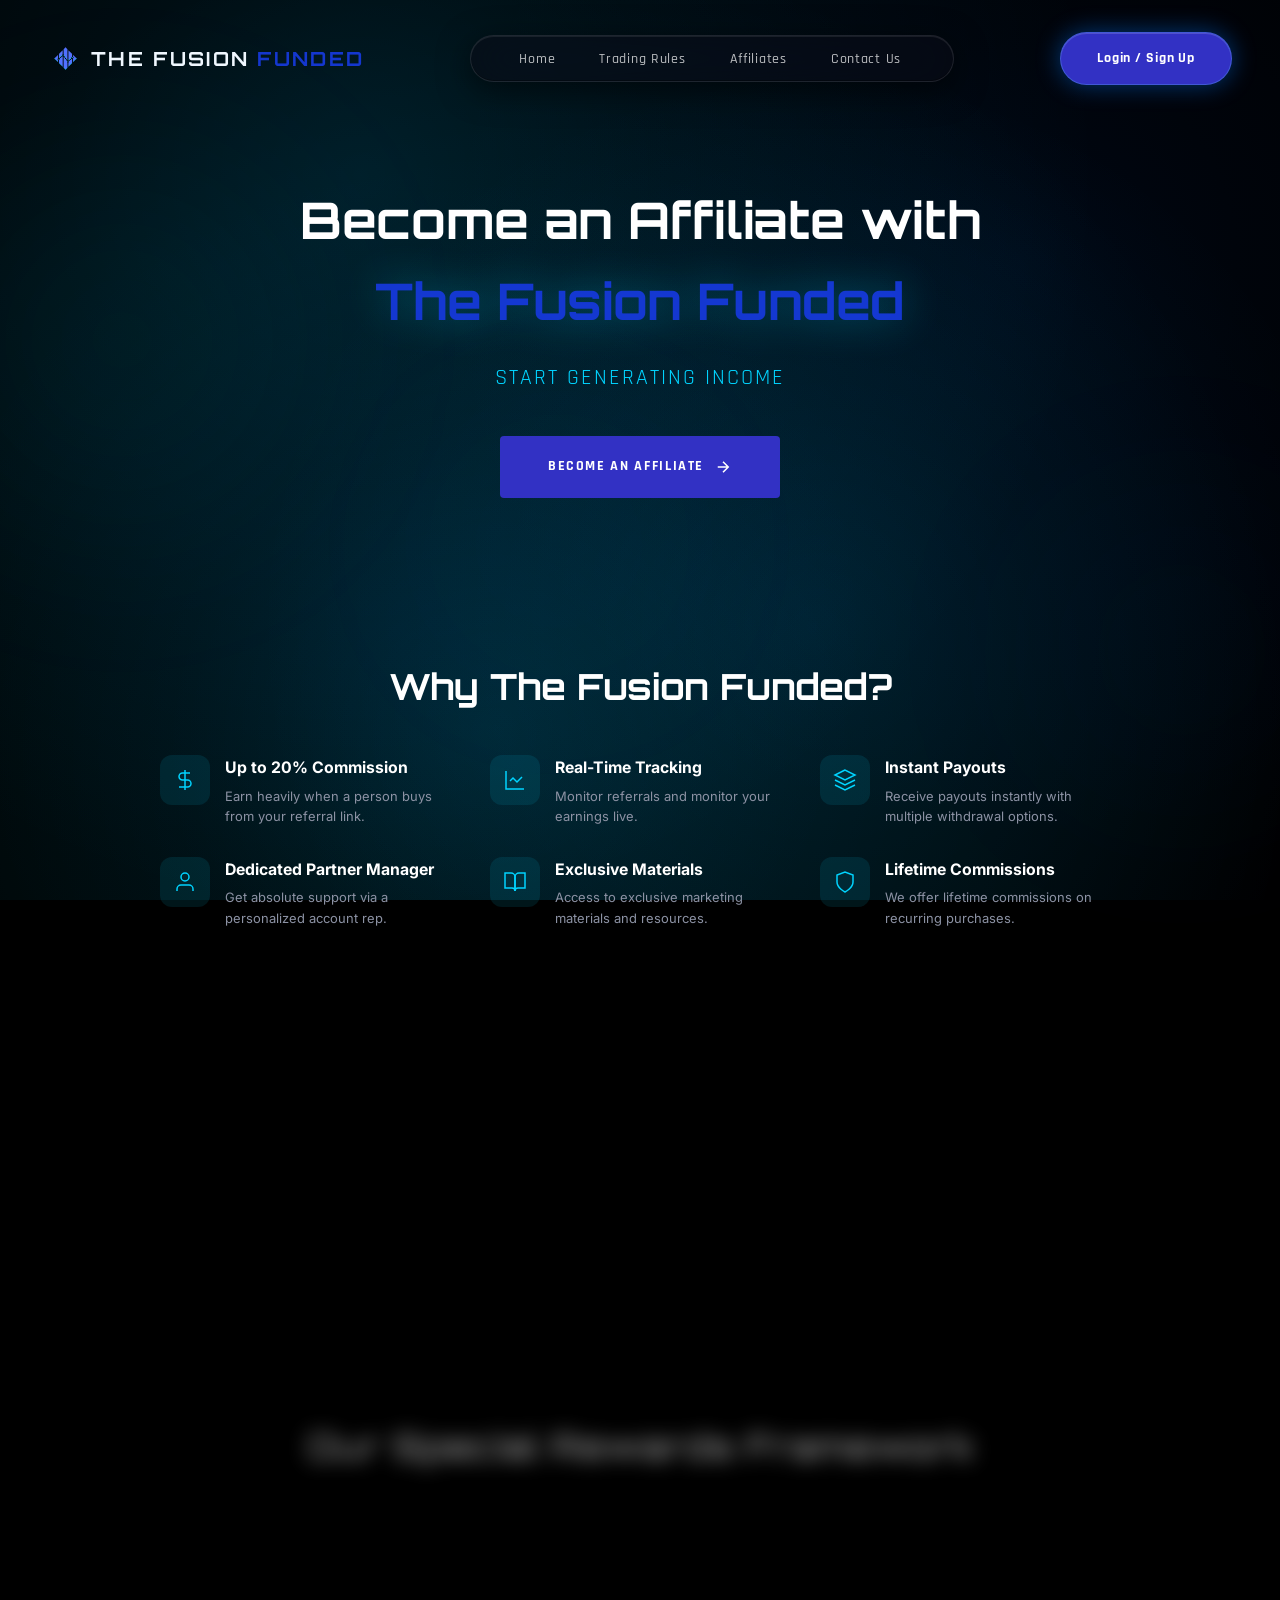
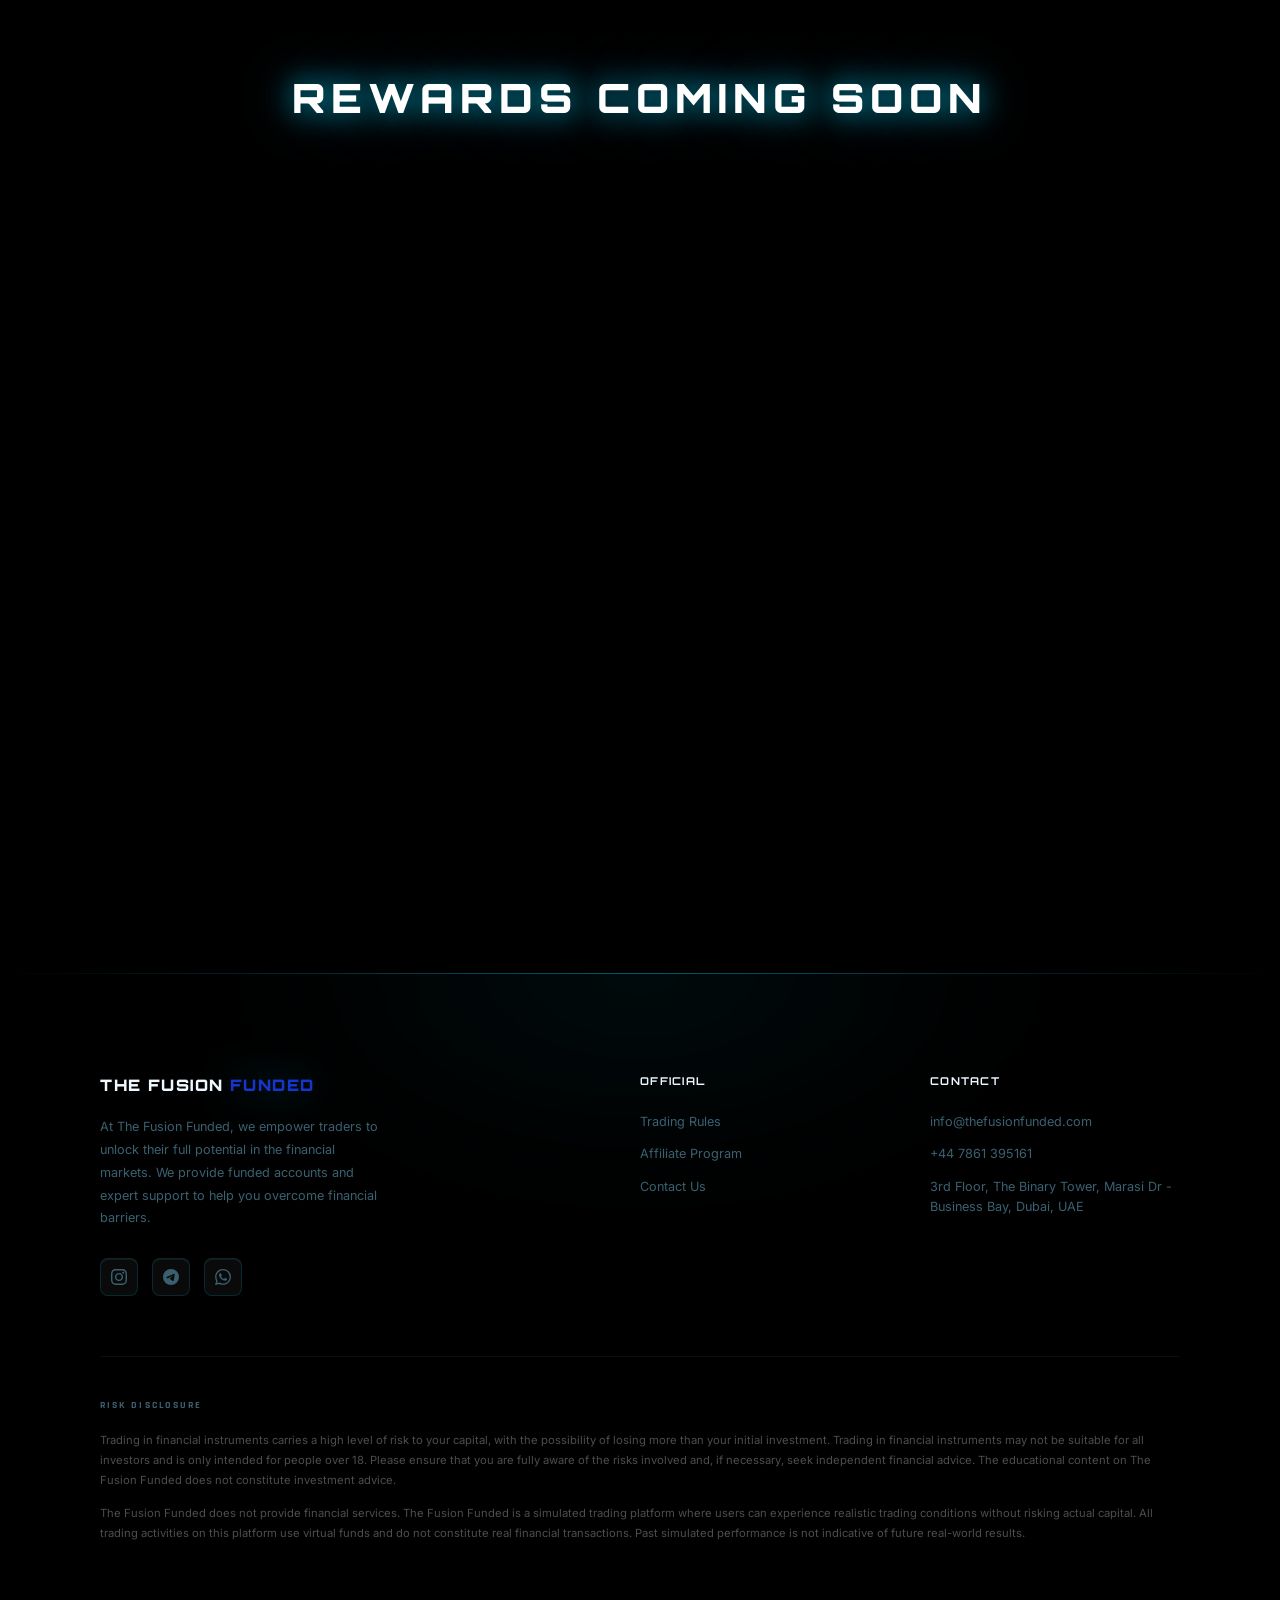
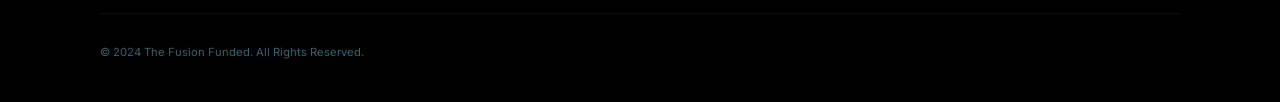
<file: public_html (3)/affiliate_program.html>
<!DOCTYPE html>
<html lang="en">

<head>
  <meta charset="UTF-8" />
  <meta name="viewport" content="width=device-width, initial-scale=1.0" />
  <meta name="description" content="The Fusion Funded — Affiliate Program." />
  <title>The Fusion Funded | Affiliate Program</title>
  <link rel="preconnect" href="https://fonts.googleapis.com" />
  <link rel="preconnect" href="https://fonts.gstatic.com" crossorigin />
  <link
    href="https://fonts.googleapis.com/css2?family=Orbitron:wght@400;600;700;900&family=Inter:wght@300;400;500;600&family=Rajdhani:wght@300;400;500;600;700&display=swap"
    rel="stylesheet" />
  <link rel="stylesheet" href="style.css?v=2" />
  <style>
    html {
      overflow-x: hidden;
      max-width: 100%;
    }

    /* Hero */
    .affiliate-hero {
      padding-top: 180px;
      padding-bottom: 80px;
      text-align: center;
      position: relative;
      z-index: 2;
    }

    .affiliate-hero-title {
      font-family: 'Orbitron', sans-serif;
      font-size: 3.5rem;
      color: #fff;
      margin-bottom: 20px;
    }

    .affiliate-hero-subtitle {
      font-family: 'Rajdhani', sans-serif;
      font-size: 1.5rem;
      color: #00d4ff;
      margin-bottom: 40px;
      text-transform: uppercase;
      letter-spacing: 2px;
    }

    /* Steps Tracker */
    .steps-section {
      padding: 60px 0;
      position: relative;
      z-index: 2;
    }

    .steps-container {
      display: grid;
      grid-template-columns: repeat(auto-fit, minmax(300px, 1fr));
      gap: 40px;
      position: relative;
    }

    /* Connecting Line Removed */
    .steps-container::before {
      display: none;
    }

    .step-card {
      background: rgba(14, 18, 30, 0.8);
      border: 1px solid rgba(0, 212, 255, 0.2);
      border-radius: 12px;
      padding: 50px 30px;
      min-height: 250px;
      display: flex;
      flex-direction: column;
      justify-content: center;
      text-align: center;
      flex: 1;
      backdrop-filter: blur(10px);
      transition: transform 0.4s ease, box-shadow 0.4s ease;
      position: relative;
    }

    .step-card:hover {
      transform: translateY(-10px);
      box-shadow: 0 15px 30px rgba(0, 212, 255, 0.2);
    }

    .step-number {
      width: 50px;
      height: 50px;
      background: #00d4ff;
      color: #fff;
      border-radius: 50%;
      display: flex;
      align-items: center;
      justify-content: center;
      font-family: 'Orbitron', sans-serif;
      font-weight: bold;
      font-size: 1.5rem;
      margin: 0 auto 25px auto;
      box-shadow: 0 0 20px rgba(0, 212, 255, 0.5);
    }

    .step-card h3 {
      font-family: 'Rajdhani', sans-serif;
      color: #fff;
      font-size: 1.8rem;
      margin-bottom: 15px;
    }

    .step-card p {
      color: #b0b0b0;
      font-size: 1.1rem;
      line-height: 1.6;
    }

    @media (max-width: 768px) {
      .steps-container {
        flex-direction: column;
      }

      .steps-container::before {
        display: none;
      }

      .affiliate-hero {
        padding-top: 110px;
        padding-bottom: 40px;
      }

      .affiliate-hero-title {
        font-size: 1.8rem;
      }

      .affiliate-hero-subtitle {
        font-size: 1.1rem;
      }

      .section-heading {
        font-size: 1.6rem;
        margin-bottom: 30px;
      }

      .benefits-grid {
        grid-template-columns: 1fr;
      }

      .rewards-grid {
        grid-template-columns: 1fr;
      }

      .reward-image {
        height: 180px;
      }

      .terms-section {
        padding: 30px 16px;
      }

      /* Fix hunt banner inline styles */
      #hunt-banner {
        padding: 0 !important;
      }

      #hunt-banner > div {
        border-radius: 16px !important;
      }

      #hunt-banner > div > div {
        padding: 24px 16px !important;
        flex-direction: column !important;
        align-items: stretch !important;
        gap: 16px !important;
        box-sizing: border-box !important;
      }

      #hunt-banner > div > div > div[style*="flex:1"],
      #hunt-banner > div > div > div[style*="flex-shrink:0"] {
        min-width: 0 !important;
        max-width: 100% !important;
        width: 100% !important;
      }

      #hunt-banner a {
        white-space: normal !important;
        width: 100% !important;
        box-sizing: border-box !important;
        text-align: center !important;
      }

      /* Fix step cards */
      .step-card {
        padding: 30px 20px;
      }

      /* Fix benefits container double padding */
      .benefits-grid.container {
        padding: 0 !important;
      }
    }

    /* Rewards Section */
    .rewards-section {
      padding: 80px 0;
      position: relative;
      z-index: 2;
    }

    .rewards-coming-overlay {
      position: absolute;
      inset: 0;
      z-index: 10;
      backdrop-filter: blur(10px);
      -webkit-backdrop-filter: blur(10px);
      background: rgba(0, 0, 0, 0.55);
      border-radius: 16px;
      display: flex;
      align-items: center;
      justify-content: center;
    }

    .rewards-coming-overlay span {
      font-family: 'Orbitron', sans-serif;
      font-size: clamp(1.4rem, 4vw, 2.8rem);
      font-weight: 900;
      letter-spacing: 0.15em;
      text-transform: uppercase;
      color: #fff;
      text-shadow: 0 0 30px rgba(0, 212, 255, 0.8), 0 0 60px rgba(0, 212, 255, 0.4);
    }

    .section-heading {
      text-align: center;
      font-family: 'Orbitron', sans-serif;
      font-size: 2.5rem;
      color: #fff;
      margin-bottom: 60px;
    }

    .rewards-grid {
      display: grid;
      grid-template-columns: repeat(auto-fit, minmax(250px, 1fr));
      gap: 30px;
    }

    .reward-card {
      background: transparent;
      border: 1px solid rgba(255, 255, 255, 0.05);
      border-radius: 16px;
      padding: 40px 20px;
      text-align: center;
      position: relative;
      overflow: hidden;
      transition: all 0.4s ease;
      display: flex;
      flex-direction: column;
      justify-content: center;
      align-items: center;
    }

    /* Dynamic glow based on tier */
    .reward-card:nth-child(1):hover {
      border-color: rgba(255, 255, 255, 0.5);
      box-shadow: 0 0 20px rgba(255, 255, 255, 0.2);
    }

    .reward-card:nth-child(2):hover {
      border-color: rgba(0, 255, 170, 0.5);
      box-shadow: 0 0 20px rgba(0, 255, 170, 0.2);
    }

    .reward-card:nth-child(3):hover {
      border-color: rgba(0, 212, 255, 0.6);
      box-shadow: 0 0 20px rgba(0, 212, 255, 0.3);
    }

    .reward-card:nth-child(4):hover {
      border-color: rgba(170, 0, 255, 0.6);
      box-shadow: 0 0 20px rgba(170, 0, 255, 0.3);
    }

    .reward-card:nth-child(5):hover {
      border-color: rgba(255, 0, 102, 0.6);
      box-shadow: 0 0 20px rgba(255, 0, 102, 0.3);
    }

    .reward-card:nth-child(6):hover {
      border-color: rgba(255, 170, 0, 0.7);
      box-shadow: 0 0 25px rgba(255, 170, 0, 0.4);
    }

    .reward-card:nth-child(7):hover {
      border-color: rgba(255, 215, 0, 0.9);
      box-shadow: 0 0 35px rgba(255, 215, 0, 0.6);
      transform: scale(1.05);
      z-index: 10;
    }

    .reward-sales {
      font-size: 1.1rem;
      color: #8c92a4;
      text-transform: uppercase;
      letter-spacing: 1px;
      margin-bottom: 10px;
    }

    .reward-sales span {
      font-weight: 700;
      color: #fff;
      font-size: 1.3rem;
    }

    .reward-item {
      font-family: 'Rajdhani', sans-serif;
      font-size: 2rem;
      font-weight: 700;
      color: #00d4ff;
      background: linear-gradient(90deg, #fff, #00d4ff);
      -webkit-background-clip: text;
      background-clip: text;
      -webkit-text-fill-color: transparent;
    }

    .reward-image {
      width: 100%;
      height: 250px;
      object-fit: cover;
      margin-bottom: 25px;
      border-radius: 12px;
    }

    /* Benefits */
    .benefits-section {
      padding: 80px 0;
      border-top: none;
      position: relative;
      z-index: 2;
      border-radius: 0;
      margin-bottom: 60px;
      background: transparent;
    }

    .benefits-grid {
      display: grid;
      grid-template-columns: repeat(auto-fit, minmax(300px, 1fr));
      gap: 30px;
    }

    .benefit-item {
      display: flex;
      align-items: flex-start;
      gap: 15px;
    }

    .benefit-icon {
      width: 50px;
      height: 50px;
      background: rgba(0, 212, 255, 0.1);
      border-radius: 12px;
      color: #00d4ff;
      display: flex;
      align-items: center;
      justify-content: center;
      flex-shrink: 0;
    }

    .benefit-icon svg {
      width: 24px;
      height: 24px;
    }

    .benefit-text h4 {
      font-family: 'Inter', sans-serif;
      font-size: 1.1rem;
      color: #fff;
      margin-bottom: 5px;
    }

    /* Terms */
    .terms-section {
      padding: 60px;
      background: transparent;
      border-radius: 20px;
      border: none;
      margin-bottom: 100px;
      position: relative;
      z-index: 2;
    }

    .terms-section h3 {
      font-family: 'Orbitron', sans-serif;
      color: #fff;
      margin-bottom: 20px;
    }

    .terms-section ul {
      margin-left: 20px;
      color: #b0b0b0;
      line-height: 1.8;
      font-size: 0.95rem;
    }

    .terms-section li {
      margin-bottom: 10px;
    }

    /* Animations */
    .animate-on-scroll {
      opacity: 0;
      transform: scale(0.85);
      transition: all 0.6s cubic-bezier(0.175, 0.885, 0.32, 1.275);
    }

    .animate-on-scroll.scrolled {
      opacity: 1;
      transform: scale(1);
    }

    .slide-left {
      opacity: 0;
      transform: translateY(20px);
      transition: all 0.7s cubic-bezier(0.25, 0.46, 0.45, 0.94);
    }

    .slide-left.scrolled {
      opacity: 1;
      transform: translateY(0);
    }

    .slide-right {
      opacity: 0;
      transform: translateY(20px);
      transition: all 0.7s cubic-bezier(0.25, 0.46, 0.45, 0.94);
    }

    .slide-right.scrolled {
      opacity: 1;
      transform: translateY(0);
    }
  </style>
</head>

<body>

  <!-- ===== GLOBAL LIQUID GRADIENT BG ===== -->
  <canvas id="liquid-bg"></canvas>

  <!-- ===== NAVBAR ===== -->
  <nav id="navbar">
    <div class="nav-inner">
      <div class="nav-logo" id="nav-logo" onclick="window.location.href='index.html';">
        <img src="logo.png" alt="Logo" class="nav-logo-img">
        <span class="logo-text">THE FUSION</span>
        <span class="logo-accent">FUNDED</span>
      </div>
      <ul class="nav-links" id="nav-links">
        <li><a href="index.html" class="nav-link">Home</a></li>
        <li><a href="trading_rules.html" class="nav-link">Trading Rules</a></li>
        <li><a href="affiliate_program.html" class="nav-link">Affiliates</a></li>
        <li><a href="contact_us.html" class="nav-link">Contact Us</a></li>
        <li><a href="https://dashboard.thefusionfunded.com/signup" class="nav-cta-mobile" target="_blank">Login / Sign
            Up</a></li>
      </ul>
      <a href="https://dashboard.thefusionfunded.com/signup" class="nav-cta" id="nav-cta" target="_blank">Login / Sign
        Up</a>
      <button class="hamburger" id="hamburger" aria-label="Toggle navigation">
        <span></span><span></span><span></span>
      </button>
    </div>
  </nav>

  <!-- ===== FLOATING GRADIENT ORBS ===== -->
  <div class="gradient-orb orb-1"></div>
  <div class="gradient-orb orb-2"></div>
  <div class="gradient-orb orb-3"></div>

  <!-- ===== HERO SECTION ===== -->
  <section class="affiliate-hero container">
    <h1 class="affiliate-hero-title">Become an Affiliate with <br><span class="gradient-text">The Fusion Funded</span>
    </h1>
    <p class="affiliate-hero-subtitle">Start Generating Income</p>
    <a href="https://dashboard.thefusionfunded.com/signup" class="btn-primary btn-large" target="_blank">
      <span>Become an Affiliate</span>
      <svg viewBox="0 0 24 24" fill="none" stroke="currentColor" stroke-width="2">
        <path d="M5 12h14M12 5l7 7-7 7" />
      </svg>
    </a>
  </section>


  <!-- ===== BENEFITS ===== -->
  <section class="container">
    <div class="benefits-section animate-on-scroll">
      <h2 class="section-heading" style="margin-bottom: 40px;">Why The Fusion Funded?</h2>
      <div class="benefits-grid container">
        <div class="benefit-item">
          <div class="benefit-icon">
            <svg viewBox="0 0 24 24" fill="none" stroke="currentColor" stroke-width="1.5">
              <path d="M12 2v20M17 5H9.5a3.5 3.5 0 0 0 0 7h5a3.5 3.5 0 0 1 0 7H6" />
            </svg>
          </div>
          <div class="benefit-text">
            <h4>Up to 20% Commission</h4>
            <p style="color: #8c92a4; font-size: 0.9rem;">Earn heavily when a person buys from your referral link.</p>
          </div>
        </div>
        <div class="benefit-item">
          <div class="benefit-icon">
            <svg viewBox="0 0 24 24" fill="none" stroke="currentColor" stroke-width="1.5">
              <path d="M3 3v18h18" />
              <path d="m19 9-5 5-4-4-3 3" />
            </svg>
          </div>
          <div class="benefit-text">
            <h4>Real-Time Tracking</h4>
            <p style="color: #8c92a4; font-size: 0.9rem;">Monitor referrals and monitor your earnings live.</p>
          </div>
        </div>
        <div class="benefit-item">
          <div class="benefit-icon">
            <svg viewBox="0 0 24 24" fill="none" stroke="currentColor" stroke-width="1.5">
              <path d="M12 2L2 7l10 5 10-5-10-5zM2 17l10 5 10-5M2 12l10 5 10-5" />
            </svg>
          </div>
          <div class="benefit-text">
            <h4>Instant Payouts</h4>
            <p style="color: #8c92a4; font-size: 0.9rem;">Receive payouts instantly with multiple withdrawal options.
            </p>
          </div>
        </div>
        <div class="benefit-item">
          <div class="benefit-icon">
            <svg viewBox="0 0 24 24" fill="none" stroke="currentColor" stroke-width="1.5">
              <path d="M20 21v-2a4 4 0 0 0-4-4H8a4 4 0 0 0-4 4v2" />
              <circle cx="12" cy="7" r="4" />
            </svg>
          </div>
          <div class="benefit-text">
            <h4>Dedicated Partner Manager</h4>
            <p style="color: #8c92a4; font-size: 0.9rem;">Get absolute support via a personalized account rep.</p>
          </div>
        </div>
        <div class="benefit-item">
          <div class="benefit-icon">
            <svg viewBox="0 0 24 24" fill="none" stroke="currentColor" stroke-width="1.5">
              <path d="M2 3h6a4 4 0 0 1 4 4v14a3 3 0 0 0-3-3H2z" />
              <path d="M22 3h-6a4 4 0 0 0-4 4v14a3 3 0 0 1 3-3h7z" />
            </svg>
          </div>
          <div class="benefit-text">
            <h4>Exclusive Materials</h4>
            <p style="color: #8c92a4; font-size: 0.9rem;">Access to exclusive marketing materials and resources.</p>
          </div>
        </div>
        <div class="benefit-item">
          <div class="benefit-icon">
            <svg viewBox="0 0 24 24" fill="none" stroke="currentColor" stroke-width="1.5">
              <path d="M12 22s8-4 8-10V5l-8-3-8 3v7c0 6 8 10 8 10z" />
            </svg>
          </div>
          <div class="benefit-text">
            <h4>Lifetime Commissions</h4>
            <p style="color: #8c92a4; font-size: 0.9rem;">We offer lifetime commissions on recurring purchases.</p>
          </div>
        </div>
      </div>
    </div>
  </section>
  <!-- ===== HUNT WITH US CTA BANNER ===== -->
  <section id="hunt-banner" class="container" style="margin-bottom: 60px; position: relative; z-index: 2;">
    <div
      style="position:relative;border-radius:20px;padding:1.5px;background:conic-gradient(from 0deg,transparent 0deg,rgba(0,212,255,0.7) 60deg,rgba(0,80,200,0.4) 120deg,transparent 180deg,rgba(0,212,255,0.5) 240deg,transparent 300deg,transparent 360deg);animation:cgSpin 12s linear infinite;overflow:hidden;box-sizing:border-box;width:100%;">
      <div
        style="border-radius:19px;background:rgba(6,14,28,0.85);backdrop-filter:blur(32px) saturate(180%);-webkit-backdrop-filter:blur(32px) saturate(180%);padding:clamp(20px,4vw,48px) clamp(16px,4vw,52px);display:flex;align-items:center;justify-content:space-between;gap:24px;flex-wrap:wrap;box-shadow:0 8px 60px rgba(0,0,0,0.6),inset 0 1px 0 rgba(255,255,255,0.07);position:relative;overflow:hidden;box-sizing:border-box;width:100%;">
        <!-- shimmer line -->
        <div
          style="position:absolute;top:0;left:0;right:0;height:1px;background:linear-gradient(90deg,transparent,rgba(0,212,255,0.4),transparent);">
        </div>
        <!-- floating dots -->
        <div style="position:absolute;inset:0;pointer-events:none;overflow:hidden;">
          <div
            style="position:absolute;width:4px;height:4px;border-radius:50%;background:rgba(255,255,255,0.25);top:20%;left:25%;animation:dotFloat 6s ease-in-out infinite;">
          </div>
          <div
            style="position:absolute;width:3px;height:3px;border-radius:50%;background:rgba(255,255,255,0.18);top:60%;left:45%;animation:dotFloat 8s 2s ease-in-out infinite;">
          </div>
          <div
            style="position:absolute;width:3px;height:3px;border-radius:50%;background:rgba(255,255,255,0.2);top:35%;left:65%;animation:dotFloat 7s 1s ease-in-out infinite;">
          </div>
          <div
            style="position:absolute;width:2px;height:2px;border-radius:50%;background:rgba(255,255,255,0.15);top:75%;left:55%;animation:dotFloat 9s 3s ease-in-out infinite;">
          </div>
        </div>
        <!-- left: headline -->
        <div style="flex-shrink:0;">
          <h2
            style="font-family:'Orbitron',monospace;font-size:clamp(1.6rem,3vw,2.4rem);font-weight:900;color:#ffffff;line-height:1.15;margin:0;">
            Come with Us.<br>Earn with Us.</h2>
        </div>
        <!-- center: desc -->
        <div style="flex:1;min-width:0;max-width:420px;word-break:break-word;">
          <p
            style="font-family:'Inter',sans-serif;font-size:0.97rem;color:rgba(255,255,255,0.65);line-height:1.7;margin:0;">
            The industry's most aggressive affiliate program. Lifetime commissions, luxury milestone rewards, and
            on-demand payouts.</p>
        </div>
        <!-- right: buttons -->
        <div style="display:flex;flex-direction:column;gap:12px;flex-shrink:0;">
          <a href="https://dashboard.thefusionfunded.com/signup" target="_blank"
            style="display:inline-flex;align-items:center;justify-content:center;font-family:'Rajdhani',sans-serif;font-size:0.88rem;font-weight:700;letter-spacing:0.12em;text-transform:uppercase;padding:14px 20px;background:transparent;color:#ffffff;border:1.5px solid rgba(255,255,255,0.35);border-radius:8px;white-space:normal;transition:all 0.3s;text-decoration:none;width:100%;box-sizing:border-box;"
            onmouseover="this.style.borderColor='#fff';this.style.background='rgba(255,255,255,0.08)'"
            onmouseout="this.style.borderColor='rgba(255,255,255,0.35)';this.style.background='transparent'">Join The
            Affiliate</a>
          <a href="https://wa.me/447861395161?text=Hey%20I%20want%20to%20join%20the%20affiliate%20program"
            target="_blank"
            style="display:inline-flex;align-items:center;justify-content:center;gap:8px;font-family:'Rajdhani',sans-serif;font-size:0.88rem;font-weight:700;letter-spacing:0.08em;padding:14px 20px;background:#25D366;color:#fff;border:none;border-radius:8px;white-space:normal;transition:all 0.3s;text-decoration:none;box-shadow:0 4px 20px rgba(37,211,102,0.35);width:100%;box-sizing:border-box;"
            onmouseover="this.style.boxShadow='0 4px 28px rgba(37,211,102,0.55)';this.style.transform='translateY(-2px)'"
            onmouseout="this.style.boxShadow='0 4px 20px rgba(37,211,102,0.35)';this.style.transform='translateY(0)'">
            <svg viewBox="0 0 24 24" fill="currentColor" width="16" height="16">
              <path
                d="M17.472 14.382c-.297-.149-1.758-.867-2.03-.967-.273-.099-.471-.148-.67.15-.197.297-.767.966-.94 1.164-.173.199-.347.223-.644.075-.297-.15-1.255-.463-2.39-1.475-.883-.788-1.48-1.761-1.653-2.059-.173-.297-.018-.458.13-.606.134-.133.298-.347.446-.52.149-.174.198-.298.298-.497.099-.198.05-.371-.025-.52-.075-.149-.669-1.612-.916-2.207-.242-.579-.487-.5-.669-.51-.173-.008-.371-.01-.57-.01-.198 0-.52.074-.792.372-.272.297-1.04 1.016-1.04 2.479 0 1.462 1.065 2.875 1.213 3.074.149.198 2.096 3.2 5.077 4.487.709.306 1.262.489 1.694.625.712.227 1.36.195 1.871.118.571-.085 1.758-.719 2.006-1.413.248-.694.248-1.289.173-1.413-.074-.124-.272-.198-.57-.347m-5.421 7.403h-.004a9.87 9.87 0 01-5.031-1.378l-.361-.214-3.741.982.998-3.648-.235-.374a9.86 9.86 0 01-1.51-5.26c.001-5.45 4.436-9.884 9.888-9.884 2.64 0 5.122 1.03 6.988 2.898a9.825 9.825 0 012.893 6.994c-.003 5.45-4.437 9.884-9.885 9.884m8.413-18.297A11.815 11.815 0 0012.05 0C5.495 0 .16 5.335.157 11.892c0 2.096.547 4.142 1.588 5.945L.057 24l6.305-1.654a11.882 11.882 0 005.683 1.448h.005c6.554 0 11.89-5.335 11.893-11.893a11.821 11.821 0 00-3.48-8.413z" />
            </svg>
            +44-7861395161
          </a>
        </div>
      </div>
    </div>
  </section>

  <!-- ===== REWARDS LADDER ===== -->
  <section class="rewards-section container">
    <div class="rewards-coming-overlay"><span>Rewards Coming Soon</span></div>
    <h2 class="section-heading">Our Special Rewards Framework</h2>
    <div class="rewards-grid">
      <div class="reward-card slide-left">
        <img class="reward-image" src="iphone_reward.png" alt="iPhone 128GB">
        <div class="reward-sales"><span>50</span> Account Sales</div>
        <div class="reward-item">iPhone (128GB)</div>
      </div>
      <div class="reward-card slide-right">
        <img class="reward-image" src="macbook_reward.png" alt="MacBook Air">
        <div class="reward-sales"><span>100</span> Account Sales</div>
        <div class="reward-item">MacBook Air</div>
      </div>
      <div class="reward-card slide-left">
        <img class="reward-image" src="cash_reward.png" alt="$1500 Cash">
        <div class="reward-sales"><span>200</span> Account Sales</div>
        <div class="reward-item">$1,500 Cash Prize</div>
      </div>
      <div class="reward-card slide-right">
        <img class="reward-image" src="tiago_reward.png" alt="Tata Tiago">
        <div class="reward-sales"><span>500</span> Account Sales</div>
        <div class="reward-item">Tata Tiago</div>
      </div>
      <!-- <div class="reward-card slide-left">
        <img class="reward-image" src="nexon_reward.png" alt="Tata Nexon">
        <div class="reward-sales"><span>800</span> Account Sales</div>
        <div class="reward-item">Tata Nexon</div>
      </div> -->
      <!-- <div class="reward-card slide-right">
        <img class="reward-image" src="harrier_reward.png" alt="Tata Harrier">
        <div class="reward-sales"><span>1500</span> Account Sales</div>
        <div class="reward-item">Tata Harrier</div>
      </div> -->
      <!-- <div class="reward-card animate-on-scroll" style="grid-column: 1 / -1; margin-top: 20px;">
        <img class="reward-image" src="mercedes_reward.png" style="height: 400px; width: 100%; object-fit: cover;" alt="Mercedes C-Class">
        <div class="reward-sales" style="font-size: 1.5rem;"><span>3000</span> Account Sales</div>
        <div class="reward-item" style="font-size: 3rem;">Mercedes (C-Class)</div>
      </div> -->
    </div>
  </section>

  <section class="container">
    <div class="terms-section animate-on-scroll">
      <h3>Terms & Conditions</h3>
      <ul>
        <li>You will get instant commission in your referral dashboard, for all the account purchase through your link.
        </li>
        <li>You can withdraw affiliate commission once you withdrawal commission is at least 150USD or more.</li>
        <li>If you will get minimum 25K account and above sale than only we will count it as one sale in our special
          reward.</li>
        <li>Once you reach to our car price you will get ex-showroom price of car (Base model).</li>
        <li>You will also get one special manager once you get 50 sale of any account size.</li>
      </ul>
      <div style="margin-top: 30px;">
        <a href="https://wa.me/message/M3FHBYUPELBIJ1" class="btn-ghost" target="_blank">
          <span>Need Help? Contact Us</span>
        </a>
      </div>
    </div>
  </section>


  <style>
    #hunt-banner {
      opacity: 0;
      transform: translateY(100px) scale(0.88) rotateX(8deg);
      filter: blur(6px);
      transition: opacity 0.9s cubic-bezier(0.22, 1, 0.36, 1), transform 0.9s cubic-bezier(0.22, 1, 0.36, 1), filter 0.9s ease;
    }

    #hunt-banner.hunt-visible {
      opacity: 1;
      transform: translateY(0) scale(1) rotateX(0deg);
      filter: blur(0px);
    }

    @keyframes dotFloat {

      0%,
      100% {
        transform: translateY(0);
        opacity: 0.6;
      }

      50% {
        transform: translateY(-12px);
        opacity: 1;
      }
    }
  </style>

  <!-- ===== LONG FOOTER ===== -->
  <footer class="footer long-footer">
    <div class="footer-glow"></div>
    <div class="footer-gradient-shape"></div>
    <div class="container">
      <div class="footer-grid footer-grid-3">
        <div class="footer-brand">
          <div class="footer-logo">THE FUSION <span class="gradient-text">FUNDED</span></div>
          <p>At The Fusion Funded, we empower traders to unlock their full potential in the financial markets. We
            provide funded accounts and expert support to help you overcome financial barriers.</p>
          <div class="social-links">
            <a href="https://www.instagram.com/thefusionfunded/" class="social-link" aria-label="Instagram"
              target="_blank">
              <svg viewBox="0 0 24 24" fill="currentColor">
                <path
                  d="M12 2.163c3.204 0 3.584.012 4.85.07 3.252.148 4.771 1.691 4.919 4.919.058 1.265.069 1.645.069 4.849 0 3.205-.012 3.584-.069 4.849-.149 3.225-1.664 4.771-4.919 4.919-1.266.058-1.644.07-4.85.07-3.204 0-3.584-.012-4.849-.07-3.26-.149-4.771-1.699-4.919-4.92-.058-1.265-.07-1.644-.07-4.849 0-3.204.013-3.583.07-4.849.149-3.227 1.664-4.771 4.919-4.919 1.266-.057 1.645-.069 4.849-.069zm0-2.163c-3.259 0-3.667.014-4.947.072-4.358.2-6.78 2.618-6.98 6.98-.059 1.281-.073 1.689-.073 4.948 0 3.259.014 3.668.072 4.948.2 4.358 2.618 6.78 6.98 6.98 1.281.058 1.689.072 4.948.072 3.259 0 3.668-.014 4.948-.072 4.354-.2 6.782-2.618 6.979-6.98.059-1.28.073-1.689.073-4.948 0-3.259-.014-3.667-.072-4.947-.196-4.354-2.617-6.78-6.979-6.98-1.281-.059-1.69-.073-4.949-.073zm0 5.838c-3.403 0-6.162 2.759-6.162 6.162s2.759 6.163 6.162 6.163 6.162-2.759 6.162-6.163c0-3.403-2.759-6.162-6.162-6.162zm0 10.162c-2.209 0-4-1.79-4-4 0-2.209 1.791-4 4-4s4 1.791 4 4c0 2.21-1.791 4-4 4zm6.406-11.845c-.796 0-1.441.645-1.441 1.44s.645 1.44 1.441 1.44c.795 0 1.439-.645 1.439-1.44s-.644-1.44-1.439-1.44z" />
              </svg>
            </a>
            <a href="https://t.me/thefusionfunded" class="social-link" aria-label="Telegram" target="_blank">
              <svg viewBox="0 0 24 24" fill="currentColor">
                <path
                  d="M11.944 0A12 12 0 0 0 0 12a12 12 0 0 0 12 12 12 12 0 0 0 12-12A12 12 0 0 0 12 0h-.056zm4.962 7.224c.1-.002.321.023.465.14a.506.506 0 0 1 .171.325c.016.093.036.306.02.472-.18 1.898-.962 6.502-1.36 8.627-.168.9-.499 1.201-.82 1.23-.696.065-1.225-.46-1.9-.902-1.056-.693-1.653-1.124-2.678-1.8-1.185-.78-.417-1.21.258-1.91.177-.184 3.247-2.977 3.307-3.23.007-.032.014-.15-.056-.212s-.174-.041-.249-.024c-.106.024-1.793 1.14-5.061 3.345-.479.33-.913.49-1.302.48-.428-.008-1.252-.241-1.865-.44-.752-.245-1.349-.374-1.297-.789.027-.216.325-.437.893-.663 3.498-1.524 5.83-2.529 6.998-3.014 3.332-1.386 4.025-1.627 4.476-1.635z" />
              </svg>
            </a>
            <a href="https://wa.me/message/M3FHBYUPELBIJ1" class="social-link" aria-label="WhatsApp" target="_blank">
              <svg viewBox="0 0 24 24" fill="currentColor">
                <path
                  d="M17.472 14.382c-.297-.149-1.758-.867-2.03-.967-.273-.099-.471-.148-.67.15-.197.297-.767.966-.94 1.164-.173.199-.347.223-.644.075-.297-.15-1.255-.463-2.39-1.475-.883-.788-1.48-1.761-1.653-2.059-.173-.297-.018-.458.13-.606.134-.133.298-.347.446-.52.149-.174.198-.298.298-.497.099-.198.05-.371-.025-.52-.075-.149-.669-1.612-.916-2.207-.242-.579-.487-.5-.669-.51-.173-.008-.371-.01-.57-.01-.198 0-.52.074-.792.372-.272.297-1.04 1.016-1.04 2.479 0 1.462 1.065 2.875 1.213 3.074.149.198 2.096 3.2 5.077 4.487.709.306 1.262.489 1.694.625.712.227 1.36.195 1.871.118.571-.085 1.758-.719 2.006-1.413.248-.694.248-1.289.173-1.413-.074-.124-.272-.198-.57-.347m-5.421 7.403h-.004a9.87 9.87 0 01-5.031-1.378l-.361-.214-3.741.982.998-3.648-.235-.374a9.86 9.86 0 01-1.51-5.26c.001-5.45 4.436-9.884 9.888-9.884 2.64 0 5.122 1.03 6.988 2.898a9.825 9.825 0 012.893 6.994c-.003 5.45-4.437 9.884-9.885 9.884m8.413-18.297A11.815 11.815 0 0012.05 0C5.495 0 .16 5.335.157 11.892c0 2.096.547 4.142 1.588 5.945L.057 24l6.305-1.654a11.882 11.882 0 005.683 1.448h.005c6.554 0 11.89-5.335 11.893-11.893a11.821 11.821 0 00-3.48-8.413z" />
              </svg>
            </a>
          </div>
        </div>

        <div class="footer-col">
          <h4>Official</h4>
          <ul>
            <li><a href="trading_rules.html">Trading Rules</a></li>
            <li><a href="affiliate_program.html">Affiliate Program</a></li>

            <li><a href="contact_us.html">Contact Us</a></li>
          </ul>
        </div>

        <div class="footer-col">
          <h4>Contact</h4>
          <ul>
            <li><a href="mailto:info@thefusionfunded.com">info@thefusionfunded.com</a></li>
            <li><a href="tel:+447861395161">+44 7861 395161</a></li>
            <li>3rd Floor, The Binary Tower, Marasi Dr - Business Bay, Dubai, UAE</li>
          </ul>
        </div>
      </div>
      <div class="footer-disclaimer">
        <h5>Risk Disclosure</h5>
        <p>Trading in financial instruments carries a high level of risk to your capital, with the possibility of losing
          more than your initial investment. Trading in financial instruments may not be suitable for all investors and
          is only intended for people over 18. Please ensure that you are fully aware of the risks involved and, if
          necessary, seek independent financial advice. The educational content on The Fusion Funded does not constitute
          investment advice.</p>
        <p>The Fusion Funded does not provide financial services. The Fusion Funded is a simulated trading platform
          where users can experience realistic trading conditions without risking actual capital. All trading activities
          on this platform use virtual funds and do not constitute real financial transactions. Past simulated
          performance is not indicative of future real-world results.</p>
      </div>

      <div class="footer-bottom">
        <p>&copy; 2024 The Fusion Funded. All Rights Reserved.</p>
        <!-- <div class="footer-bottom-links">
          <a href="#">Privacy Policy</a>
          <a href="#">Terms of Service</a>
          <a href="#">Risk Disclosure</a>
        </div> -->
      </div>
    </div>
  </footer>

  <script src="app.js"></script>
  <script>
    document.addEventListener('DOMContentLoaded', () => {
      const observer = new IntersectionObserver((entries) => {
        entries.forEach((entry) => {
          if (entry.isIntersecting) {
            entry.target.classList.add('scrolled');
          } else {
            // Re-apply animation when it goes out of screen and back
            entry.target.classList.remove('scrolled');
          }
        });
      }, { threshold: 0.1 });

      const animatedElements = document.querySelectorAll('.animate-on-scroll, .slide-left, .slide-right');
      animatedElements.forEach((el) => observer.observe(el));

      const huntBanner = document.getElementById('hunt-banner');
      if (huntBanner) {
        const huntObserver = new IntersectionObserver((entries) => {
          entries.forEach(entry => {
            if (entry.isIntersecting) {
              huntBanner.classList.add('hunt-visible');
            } else {
              huntBanner.classList.remove('hunt-visible');
            }
          });
        }, { threshold: 0.15 });
        huntObserver.observe(huntBanner);
      }
    });
  </script>
</body>

</html>
</file>
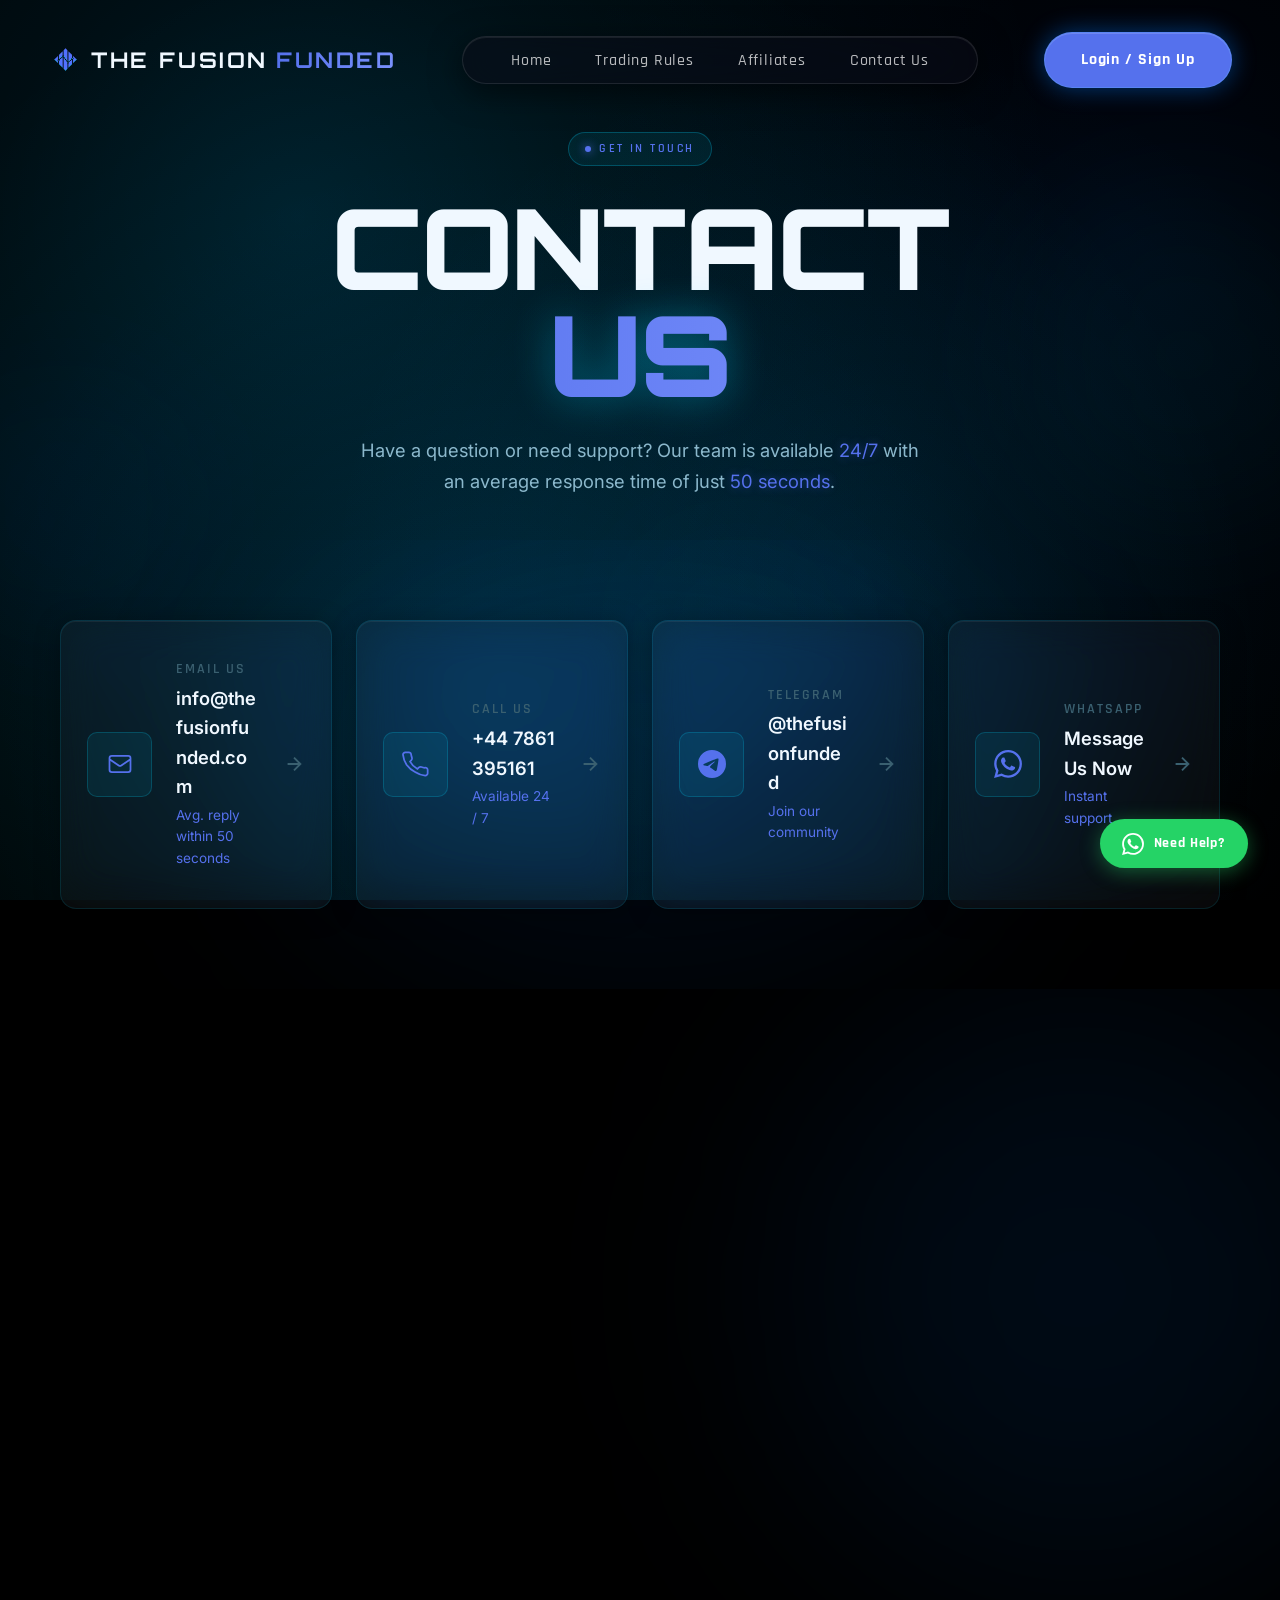
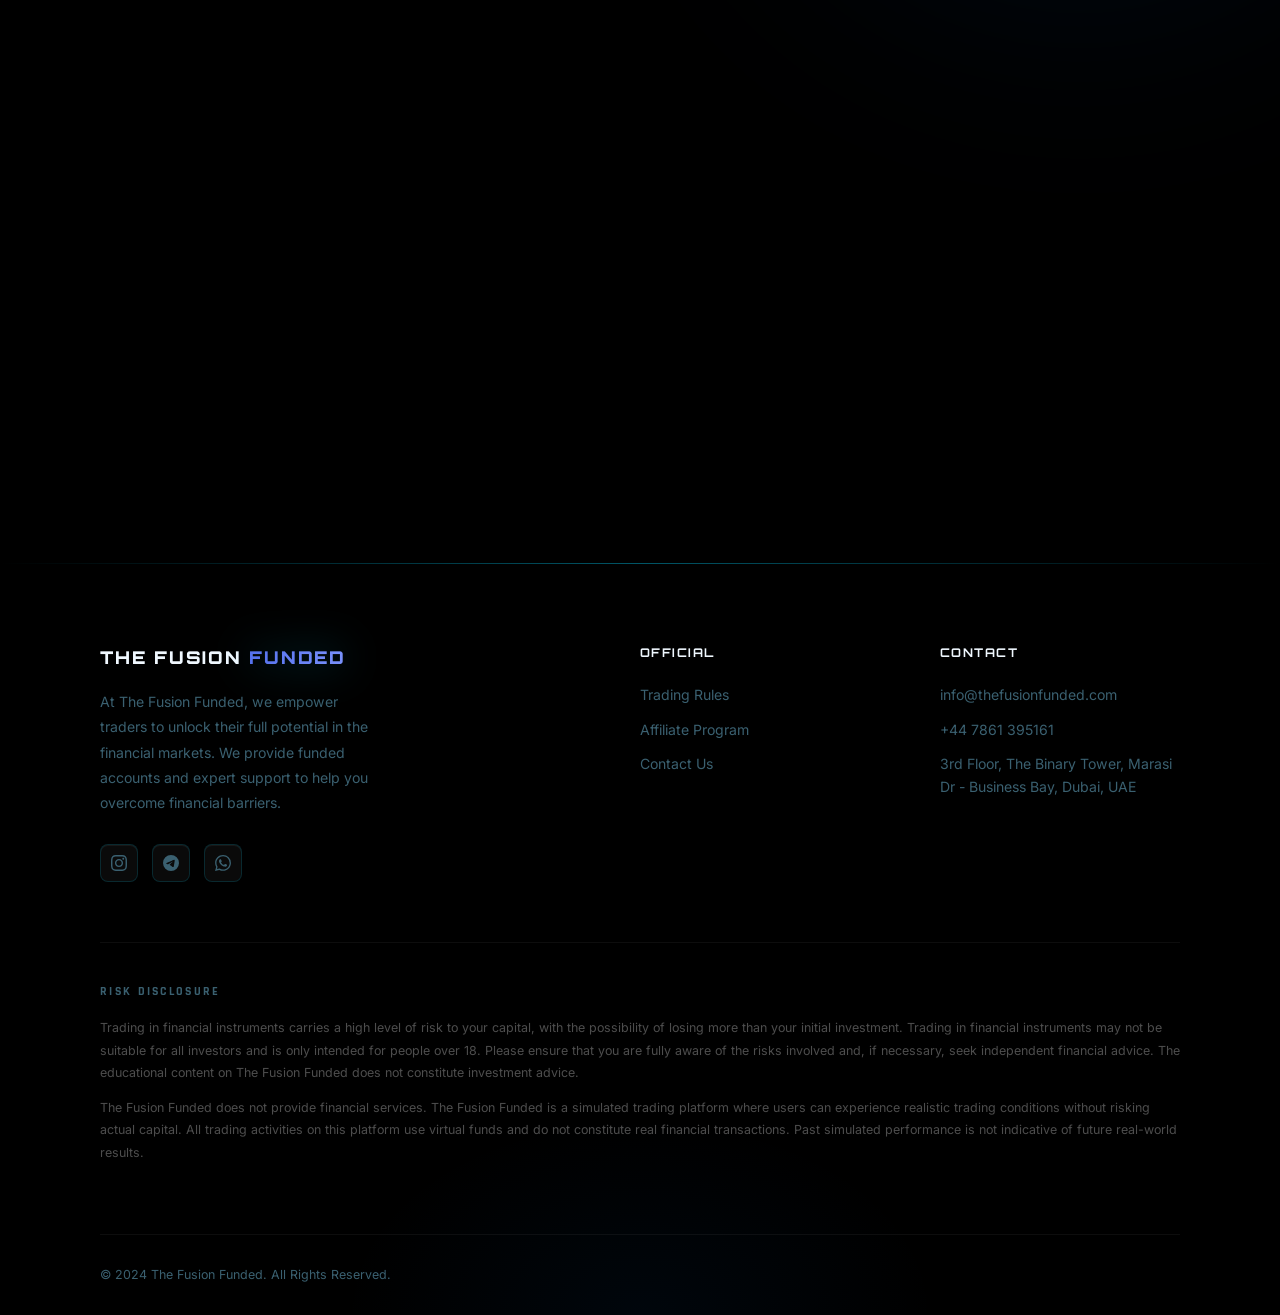
<file: public_html (3)/contact_us.html>
<!DOCTYPE html>
<html lang="en">

<head>
  <meta charset="UTF-8" />
  <meta name="viewport" content="width=device-width, initial-scale=1.0" />
  <meta name="description"
    content="Contact The Fusion Funded — Get in touch with our expert support team. We're here 24/7 to help you on your funded trading journey." />
  <title>Contact Us | The Fusion Funded</title>
  <link rel="preconnect" href="https://fonts.googleapis.com" />
  <link rel="preconnect" href="https://fonts.gstatic.com" crossorigin />
  <link
    href="https://fonts.googleapis.com/css2?family=Orbitron:wght@400;600;700;900&family=Inter:wght@300;400;500;600&family=Rajdhani:wght@300;400;500;600;700&display=swap"
    rel="stylesheet" />
  <link rel="stylesheet" href="contact_us.css?v=2" />
  <style>
    /* ---- base hidden state ---- */
    .ca-fade-up {
      opacity: 0;
      transform: translateY(70px) scale(0.95);
      filter: blur(5px);
      transition: opacity 0.8s cubic-bezier(0.22, 1, 0.36, 1), transform 0.8s cubic-bezier(0.22, 1, 0.36, 1), filter 0.8s ease;
    }

    .ca-fade-left {
      opacity: 0;
      transform: translateX(-80px) scale(0.96);
      filter: blur(4px);
      transition: opacity 0.85s cubic-bezier(0.22, 1, 0.36, 1), transform 0.85s cubic-bezier(0.22, 1, 0.36, 1), filter 0.85s ease;
    }

    .ca-fade-right {
      opacity: 0;
      transform: translateX(80px) scale(0.96);
      filter: blur(4px);
      transition: opacity 0.85s cubic-bezier(0.22, 1, 0.36, 1), transform 0.85s cubic-bezier(0.22, 1, 0.36, 1), filter 0.85s ease;
    }

    /* ---- visible state ---- */
    .ca-fade-up.ca-visible,
    .ca-fade-left.ca-visible,
    .ca-fade-right.ca-visible {
      opacity: 1;
      transform: translate(0) scale(1);
      filter: blur(0);
    }

    /* ---- stagger delays for quick cards ---- */
    #card-email {
      transition-delay: 0s;
    }

    #card-phone {
      transition-delay: 0.1s;
    }

    #card-telegram {
      transition-delay: 0.2s;
    }

    #card-whatsapp {
      transition-delay: 0.3s;
    }
  </style>
</head>

<body>

  <!-- ===== GLOBAL LIQUID GRADIENT BG ===== -->
  <canvas id="liquid-bg"></canvas>

  <!-- ===== NAVBAR ===== -->
  <nav id="navbar">
    <div class="nav-inner">
      <div class="nav-logo" id="nav-logo" onclick="window.location.href='index.html';">
        <img src="logo.png" alt="Logo" class="nav-logo-img">
        <span class="logo-text">THE FUSION</span>
        <span class="logo-accent">FUNDED</span>
      </div>
      <ul class="nav-links" id="nav-links">
        <li><a href="index.html" class="nav-link">Home</a></li>
        <li><a href="trading_rules.html" class="nav-link">Trading Rules</a></li>
        <li><a href="affiliate_program.html" class="nav-link">Affiliates</a></li>
        <li><a href="contact_us.html" class="nav-link">Contact Us</a></li>
      </ul>
      <a href="https://dashboard.thefusionfunded.com/signup" class="nav-cta" id="nav-cta" target="_blank">Login / Sign
        Up</a>
      <button class="hamburger" id="hamburger" aria-label="Toggle navigation">
        <span></span><span></span><span></span>
      </button>
    </div>
  </nav>




  <!-- ===== PAGE HERO ===== -->
  <section class="page-hero" id="page-hero">
    <div class="page-hero-content ca-fade-up">
      <div class="hero-badge">
        <span class="badge-dot"></span>
        GET IN TOUCH
      </div>
      <h1 class="page-hero-title">
        <span class="title-line">CONTACT</span>
        <span class="title-line gradient-text">US</span>
      </h1>
      <p class="page-hero-subtitle">
        Have a question or need support? Our team is available
        <span class="neon-highlight">24/7</span> with an average response time of just
        <span class="neon-highlight">50 seconds</span>.
      </p>
    </div>
  </section>

  <!-- ===== QUICK CONTACT CARDS ===== -->
  <section class="section quick-contact-section">
    <div class="section-bg-glow quick-glow"></div>
    <div class="container" style="max-width: 1550px;">
      <div class="quick-cards-grid">

        <a href="mailto:info@thefusionfunded.com" class="quick-card ca-fade-up" id="card-email">
          <div class="quick-card-icon">
            <svg viewBox="0 0 24 24" fill="none" stroke="currentColor" stroke-width="1.5">
              <path
                d="M3 8l7.89 5.26a2 2 0 002.22 0L21 8M5 19h14a2 2 0 002-2V7a2 2 0 00-2-2H5a2 2 0 00-2 2v10a2 2 0 002 2z" />
            </svg>
          </div>
          <div class="quick-card-body">
            <span class="quick-card-label">Email Us</span>
            <span class="quick-card-value">info@thefusionfunded.com</span>
            <span class="quick-card-hint">Avg. reply within 50 seconds</span>
          </div>
          <div class="quick-card-arrow">
            <svg viewBox="0 0 24 24" fill="none" stroke="currentColor" stroke-width="2">
              <path d="M5 12h14M12 5l7 7-7 7" />
            </svg>
          </div>
        </a>

        <a href="tel:+447861395161" class="quick-card ca-fade-up" id="card-phone">
          <div class="quick-card-icon">
            <svg viewBox="0 0 24 24" fill="none" stroke="currentColor" stroke-width="1.5">
              <path
                d="M22 16.92v3a2 2 0 01-2.18 2 19.79 19.79 0 01-8.63-3.07A19.5 19.5 0 013.9 12.7a19.79 19.79 0 01-3.07-8.67A2 2 0 012.8 2h3a2 2 0 012 1.72 12.84 12.84 0 00.7 2.81 2 2 0 01-.45 2.11L6.91 9.91a16 16 0 006.34 6.34l1.27-1.27a2 2 0 012.11-.45 12.84 12.84 0 002.81.7A2 2 0 0122 16.92z" />
            </svg>
          </div>
          <div class="quick-card-body">
            <span class="quick-card-label">Call Us</span>
            <span class="quick-card-value">+44 7861 395161</span>
            <span class="quick-card-hint">Available 24 / 7</span>
          </div>
          <div class="quick-card-arrow">
            <svg viewBox="0 0 24 24" fill="none" stroke="currentColor" stroke-width="2">
              <path d="M5 12h14M12 5l7 7-7 7" />
            </svg>
          </div>
        </a>

        <a href="https://t.me/thefusionfunded" target="_blank" class="quick-card ca-fade-up" id="card-telegram">
          <div class="quick-card-icon">
            <svg viewBox="0 0 24 24" fill="currentColor">
              <path
                d="M11.944 0A12 12 0 0 0 0 12a12 12 0 0 0 12 12 12 12 0 0 0 12-12A12 12 0 0 0 12 0h-.056zm4.962 7.224c.1-.002.321.023.465.14a.506.506 0 0 1 .171.325c.016.093.036.306.02.472-.18 1.898-.962 6.502-1.36 8.627-.168.9-.499 1.201-.82 1.23-.696.065-1.225-.46-1.9-.902-1.056-.693-1.653-1.124-2.678-1.8-1.185-.78-.417-1.21.258-1.91.177-.184 3.247-2.977 3.307-3.23.007-.032.014-.15-.056-.212s-.174-.041-.249-.024c-.106.024-1.793 1.14-5.061 3.345-.479.33-.913.49-1.302.48-.428-.008-1.252-.241-1.865-.44-.752-.245-1.349-.374-1.297-.789.027-.216.325-.437.893-.663 3.498-1.524 5.83-2.529 6.998-3.014 3.332-1.386 4.025-1.627 4.476-1.635z" />
            </svg>
          </div>
          <div class="quick-card-body">
            <span class="quick-card-label">Telegram</span>
            <span class="quick-card-value">@thefusionfunded</span>
            <span class="quick-card-hint">Join our community</span>
          </div>
          <div class="quick-card-arrow">
            <svg viewBox="0 0 24 24" fill="none" stroke="currentColor" stroke-width="2">
              <path d="M5 12h14M12 5l7 7-7 7" />
            </svg>
          </div>
        </a>

        <a href="https://wa.me/message/M3FHBYUPELBIJ1" target="_blank" class="quick-card ca-fade-up" id="card-whatsapp">
          <div class="quick-card-icon">
            <svg viewBox="0 0 24 24" fill="currentColor">
              <path
                d="M17.472 14.382c-.297-.149-1.758-.867-2.03-.967-.273-.099-.471-.148-.67.15-.197.297-.767.966-.94 1.164-.173.199-.347.223-.644.075-.297-.15-1.255-.463-2.39-1.475-.883-.788-1.48-1.761-1.653-2.059-.173-.297-.018-.458.13-.606.134-.133.298-.347.446-.52.149-.174.198-.298.298-.497.099-.198.05-.371-.025-.52-.075-.149-.669-1.612-.916-2.207-.242-.579-.487-.5-.669-.51-.173-.008-.371-.01-.57-.01-.198 0-.52.074-.792.372-.272.297-1.04 1.016-1.04 2.479 0 1.462 1.065 2.875 1.213 3.074.149.198 2.096 3.2 5.077 4.487.709.306 1.262.489 1.694.625.712.227 1.36.195 1.871.118.571-.085 1.758-.719 2.006-1.413.248-.694.248-1.289.173-1.413-.074-.124-.272-.198-.57-.347m-5.421 7.403h-.004a9.87 9.87 0 01-5.031-1.378l-.361-.214-3.741.982.998-3.648-.235-.374a9.86 9.86 0 01-1.51-5.26c.001-5.45 4.436-9.884 9.888-9.884 2.64 0 5.122 1.03 6.988 2.898a9.825 9.825 0 012.893 6.994c-.003 5.45-4.437 9.884-9.885 9.884m8.413-18.297A11.815 11.815 0 0012.05 0C5.495 0 .16 5.335.157 11.892c0 2.096.547 4.142 1.588 5.945L.057 24l6.305-1.654a11.882 11.882 0 005.683 1.448h.005c6.554 0 11.89-5.335 11.893-11.893a11.821 11.821 0 00-3.48-8.413z" />
            </svg>
          </div>
          <div class="quick-card-body">
            <span class="quick-card-label">WhatsApp</span>
            <span class="quick-card-value">Message Us Now</span>
            <span class="quick-card-hint">Instant support</span>
          </div>
          <div class="quick-card-arrow">
            <svg viewBox="0 0 24 24" fill="none" stroke="currentColor" stroke-width="2">
              <path d="M5 12h14M12 5l7 7-7 7" />
            </svg>
          </div>
        </a>

      </div>
    </div>
  </section>

  <!-- ===== CONTACT FORM + INFO ===== -->
  <section class="section contact-main-section" id="contact-form-section">
    <div class="section-bg-glow contact-main-glow"></div>
    <div class="container">
      <div class="contact-layout">

        <!-- LEFT: Form -->
        <div class="contact-form-wrap ca-fade-left">
          <div class="section-header-left">
            <span class="section-tag">Send a Message</span>
            <h2 class="section-title">We'd Love to <span class="gradient-text">Hear From You</span></h2>
            <p class="section-desc-left">Fill in the form below and a member of our team will get back to you as soon as
              possible.</p>
          </div>

          <form class="contact-form" id="contact-form" novalidate>
            <div class="form-row">
              <div class="form-group">
                <label for="first-name">First Name</label>
                <input type="text" id="first-name" name="first_name" placeholder="John" required />
              </div>
              <div class="form-group">
                <label for="last-name">Last Name</label>
                <input type="text" id="last-name" name="last_name" placeholder="Doe" required />
              </div>
            </div>

            <div class="form-group">
              <label for="email">Email Address</label>
              <input type="email" id="email" name="email" placeholder="john@example.com" required />
            </div>

            <div class="form-group">
              <label for="phone">Phone Number</label>
              <input type="tel" id="phone" name="phone" placeholder="+44 7000 000000" />
            </div>

            <div class="form-group">
              <label for="subject">Subject</label>
              <select id="subject" name="subject">
                <option value="" disabled selected>Select a topic…</option>
                <option value="account">Account Support</option>
                <option value="payout">Payout Inquiry</option>
                <option value="challenge">Challenge Rules</option>
                <option value="technical">Technical Issues</option>
                <option value="partnership">Partnership</option>
                <option value="other">Other</option>
              </select>
            </div>

            <div class="form-group">
              <label for="message">Message</label>
              <textarea id="message" name="message" placeholder="Tell us how we can help you…" rows="6"
                required></textarea>
            </div>

            <button type="submit" class="btn-submit" id="btn-submit">
              <span>Send Message</span>
              <svg viewBox="0 0 24 24" fill="none" stroke="currentColor" stroke-width="2">
                <path d="M22 2L11 13M22 2L15 22 11 13 2 9l20-7z" />
              </svg>
            </button>

            <!-- Success / Error feedback -->
            <div class="form-feedback" id="form-feedback" aria-live="polite"></div>
          </form>
        </div>

        <!-- RIGHT: Info + Map -->
        <div class="contact-info-wrap ca-fade-right">

          <div class="contact-info-block">
            <span class="section-tag">Our Details</span>
            <h3 class="info-block-title">Reach Out <span class="gradient-text">Directly</span></h3>

            <div class="info-list">
              <div class="info-item">
                <div class="info-icon">
                  <svg viewBox="0 0 24 24" fill="none" stroke="currentColor" stroke-width="1.5">
                    <path
                      d="M3 8l7.89 5.26a2 2 0 002.22 0L21 8M5 19h14a2 2 0 002-2V7a2 2 0 00-2-2H5a2 2 0 00-2 2v10a2 2 0 002 2z" />
                  </svg>
                </div>
                <div class="info-text">
                  <span class="info-label">Email</span>
                  <a href="mailto:info@thefusionfunded.com" class="info-value hover-neon">info@thefusionfunded.com</a>
                </div>
              </div>

              <div class="info-item">
                <div class="info-icon">
                  <svg viewBox="0 0 24 24" fill="none" stroke="currentColor" stroke-width="1.5">
                    <path
                      d="M22 16.92v3a2 2 0 01-2.18 2 19.79 19.79 0 01-8.63-3.07A19.5 19.5 0 013.9 12.7a19.79 19.79 0 01-3.07-8.67A2 2 0 012.8 2h3a2 2 0 012 1.72 12.84 12.84 0 00.7 2.81 2 2 0 01-.45 2.11L6.91 9.91a16 16 0 006.34 6.34l1.27-1.27a2 2 0 012.11-.45 12.84 12.84 0 002.81.7A2 2 0 0122 16.92z" />
                  </svg>
                </div>
                <div class="info-text">
                  <span class="info-label">Phone</span>
                  <a href="tel:+447861395161" class="info-value hover-neon">+44 7861 395161</a>
                </div>
              </div>

              <div class="info-item">
                <div class="info-icon">
                  <svg viewBox="0 0 24 24" fill="none" stroke="currentColor" stroke-width="1.5">
                    <path d="M17.657 16.657L13.414 20.9a1.998 1.998 0 01-2.827 0l-4.244-4.243a8 8 0 1111.314 0z" />
                    <path d="M15 11a3 3 0 11-6 0 3 3 0 016 0z" />
                  </svg>
                </div>
                <div class="info-text">
                  <span class="info-label">Address</span>
                  <span class="info-value">3rd Floor, The Binary Tower, Marasi Dr - Business Bay, Dubai, UAE</span>
                </div>
              </div>

              <div class="info-item">
                <div class="info-icon">
                  <svg viewBox="0 0 24 24" fill="none" stroke="currentColor" stroke-width="1.5">
                    <circle cx="12" cy="12" r="10" />
                    <path d="M12 6v6l4 2" />
                  </svg>
                </div>
                <div class="info-text">
                  <span class="info-label">Support Hours</span>
                  <span class="info-value">24 / 7 — Average response 50s</span>
                </div>
              </div>
            </div>
          </div>

          <!-- Social channels -->
          <div class="info-social-block">
            <p class="info-social-label">Find us on</p>
            <div class="info-social-row">
              <a href="https://www.instagram.com/thefusionfunded/" class="social-pill" target="_blank"
                aria-label="Instagram" id="social-instagram">
                <svg viewBox="0 0 24 24" fill="currentColor" width="18" height="18">
                  <path
                    d="M12 2.163c3.204 0 3.584.012 4.85.07 3.252.148 4.771 1.691 4.919 4.919.058 1.265.069 1.645.069 4.849 0 3.205-.012 3.584-.069 4.849-.149 3.225-1.664 4.771-4.919 4.919-1.266.058-1.644.07-4.85.07-3.204 0-3.584-.012-4.849-.07-3.26-.149-4.771-1.699-4.919-4.92-.058-1.265-.07-1.644-.07-4.849 0-3.204.013-3.583.07-4.849.149-3.227 1.664-4.771 4.919-4.919 1.266-.057 1.645-.069 4.849-.069zm0-2.163c-3.259 0-3.667.014-4.947.072-4.358.2-6.78 2.618-6.98 6.98-.059 1.281-.073 1.689-.073 4.948 0 3.259.014 3.668.072 4.948.2 4.358 2.618 6.78 6.98 6.98 1.281.058 1.689.072 4.948.072 3.259 0 3.668-.014 4.948-.072 4.354-.2 6.782-2.618 6.979-6.98.059-1.28.073-1.689.073-4.948 0-3.259-.014-3.667-.072-4.947-.196-4.354-2.617-6.78-6.979-6.98-1.281-.059-1.69-.073-4.949-.073zm0 5.838c-3.403 0-6.162 2.759-6.162 6.162s2.759 6.163 6.162 6.163 6.162-2.759 6.162-6.163c0-3.403-2.759-6.162-6.162-6.162zm0 10.162c-2.209 0-4-1.79-4-4 0-2.209 1.791-4 4-4s4 1.791 4 4c0 2.21-1.791 4-4 4zm6.406-11.845c-.796 0-1.441.645-1.441 1.44s.645 1.44 1.441 1.44c.795 0 1.439-.645 1.439-1.44s-.644-1.44-1.439-1.44z" />
                </svg>
                <span>Instagram</span>
              </a>
              <a href="https://t.me/thefusionfunded" class="social-pill" target="_blank" aria-label="Telegram"
                id="social-telegram">
                <svg viewBox="0 0 24 24" fill="currentColor" width="18" height="18">
                  <path
                    d="M11.944 0A12 12 0 0 0 0 12a12 12 0 0 0 12 12 12 12 0 0 0 12-12A12 12 0 0 0 12 0h-.056zm4.962 7.224c.1-.002.321.023.465.14a.506.506 0 0 1 .171.325c.016.093.036.306.02.472-.18 1.898-.962 6.502-1.36 8.627-.168.9-.499 1.201-.82 1.23-.696.065-1.225-.46-1.9-.902-1.056-.693-1.653-1.124-2.678-1.8-1.185-.78-.417-1.21.258-1.91.177-.184 3.247-2.977 3.307-3.23.007-.032.014-.15-.056-.212s-.174-.041-.249-.024c-.106.024-1.793 1.14-5.061 3.345-.479.33-.913.49-1.302.48-.428-.008-1.252-.241-1.865-.44-.752-.245-1.349-.374-1.297-.789.027-.216.325-.437.893-.663 3.498-1.524 5.83-2.529 6.998-3.014 3.332-1.386 4.025-1.627 4.476-1.635z" />
                </svg>
                <span>Telegram</span>
              </a>
              <a href="https://wa.me/message/M3FHBYUPELBIJ1" class="social-pill" target="_blank" aria-label="WhatsApp"
                id="social-whatsapp">
                <svg viewBox="0 0 24 24" fill="currentColor" width="18" height="18">
                  <path
                    d="M17.472 14.382c-.297-.149-1.758-.867-2.03-.967-.273-.099-.471-.148-.67.15-.197.297-.767.966-.94 1.164-.173.199-.347.223-.644.075-.297-.15-1.255-.463-2.39-1.475-.883-.788-1.48-1.761-1.653-2.059-.173-.297-.018-.458.13-.606.134-.133.298-.347.446-.52.149-.174.198-.298.298-.497.099-.198.05-.371-.025-.52-.075-.149-.669-1.612-.916-2.207-.242-.579-.487-.5-.669-.51-.173-.008-.371-.01-.57-.01-.198 0-.52.074-.792.372-.272.297-1.04 1.016-1.04 2.479 0 1.462 1.065 2.875 1.213 3.074.149.198 2.096 3.2 5.077 4.487.709.306 1.262.489 1.694.625.712.227 1.36.195 1.871.118.571-.085 1.758-.719 2.006-1.413.248-.694.248-1.289.173-1.413-.074-.124-.272-.198-.57-.347m-5.421 7.403h-.004a9.87 9.87 0 01-5.031-1.378l-.361-.214-3.741.982.998-3.648-.235-.374a9.86 9.86 0 01-1.51-5.26c.001-5.45 4.436-9.884 9.888-9.884 2.64 0 5.122 1.03 6.988 2.898a9.825 9.825 0 012.893 6.994c-.003 5.45-4.437 9.884-9.885 9.884m8.413-18.297A11.815 11.815 0 0012.05 0C5.495 0 .16 5.335.157 11.892c0 2.096.547 4.142 1.588 5.945L.057 24l6.305-1.654a11.882 11.882 0 005.683 1.448h.005c6.554 0 11.89-5.335 11.893-11.893a11.821 11.821 0 00-3.48-8.413z" />
                </svg>
                <span>WhatsApp</span>
              </a>
            </div>
          </div>

        </div>
      </div>
    </div>
  </section>



  <!-- ===== FLOATING GRADIENT ORBS ===== -->
  <div class="gradient-orb orb-1"></div>
  <div class="gradient-orb orb-2"></div>
  <div class="gradient-orb orb-3"></div>

  <!-- ===== FOOTER ===== -->
  <footer class="footer long-footer">
    <div class="footer-glow"></div>
    <div class="footer-gradient-shape"></div>
    <div class="container">
      <div class="footer-grid footer-grid-3">
        <div class="footer-brand">
          <div class="footer-logo">THE FUSION <span class="gradient-text">FUNDED</span></div>
          <p>At The Fusion Funded, we empower traders to unlock their full potential in the financial markets. We
            provide funded accounts and expert support to help you overcome financial barriers.</p>
          <div class="social-links">
            <a href="https://www.instagram.com/thefusionfunded/" class="social-link" aria-label="Instagram"
              target="_blank">
              <svg viewBox="0 0 24 24" fill="currentColor">
                <path
                  d="M12 2.163c3.204 0 3.584.012 4.85.07 3.252.148 4.771 1.691 4.919 4.919.058 1.265.069 1.645.069 4.849 0 3.205-.012 3.584-.069 4.849-.149 3.225-1.664 4.771-4.919 4.919-1.266.058-1.644.07-4.85.07-3.204 0-3.584-.012-4.849-.07-3.26-.149-4.771-1.699-4.919-4.92-.058-1.265-.07-1.644-.07-4.849 0-3.204.013-3.583.07-4.849.149-3.227 1.664-4.771 4.919-4.919 1.266-.057 1.645-.069 4.849-.069zm0-2.163c-3.259 0-3.667.014-4.947.072-4.358.2-6.78 2.618-6.98 6.98-.059 1.281-.073 1.689-.073 4.948 0 3.259.014 3.668.072 4.948.2 4.358 2.618 6.78 6.98 6.98 1.281.058 1.689.072 4.948.072 3.259 0 3.668-.014 4.948-.072 4.354-.2 6.782-2.618 6.979-6.98.059-1.28.073-1.689.073-4.948 0-3.259-.014-3.667-.072-4.947-.196-4.354-2.617-6.78-6.979-6.98-1.281-.059-1.69-.073-4.949-.073zm0 5.838c-3.403 0-6.162 2.759-6.162 6.162s2.759 6.163 6.162 6.163 6.162-2.759 6.162-6.163c0-3.403-2.759-6.162-6.162-6.162zm0 10.162c-2.209 0-4-1.79-4-4 0-2.209 1.791-4 4-4s4 1.791 4 4c0 2.21-1.791 4-4 4zm6.406-11.845c-.796 0-1.441.645-1.441 1.44s.645 1.44 1.441 1.44c.795 0 1.439-.645 1.439-1.44s-.644-1.44-1.439-1.44z" />
              </svg>
            </a>
            <a href="https://t.me/thefusionfunded" class="social-link" aria-label="Telegram" target="_blank">
              <svg viewBox="0 0 24 24" fill="currentColor">
                <path
                  d="M11.944 0A12 12 0 0 0 0 12a12 12 0 0 0 12 12 12 12 0 0 0 12-12A12 12 0 0 0 12 0h-.056zm4.962 7.224c.1-.002.321.023.465.14a.506.506 0 0 1 .171.325c.016.093.036.306.02.472-.18 1.898-.962 6.502-1.36 8.627-.168.9-.499 1.201-.82 1.23-.696.065-1.225-.46-1.9-.902-1.056-.693-1.653-1.124-2.678-1.8-1.185-.78-.417-1.21.258-1.91.177-.184 3.247-2.977 3.307-3.23.007-.032.014-.15-.056-.212s-.174-.041-.249-.024c-.106.024-1.793 1.14-5.061 3.345-.479.33-.913.49-1.302.48-.428-.008-1.252-.241-1.865-.44-.752-.245-1.349-.374-1.297-.789.027-.216.325-.437.893-.663 3.498-1.524 5.83-2.529 6.998-3.014 3.332-1.386 4.025-1.627 4.476-1.635z" />
              </svg>
            </a>
            <a href="https://wa.me/message/M3FHBYUPELBIJ1" class="social-link" aria-label="WhatsApp" target="_blank">
              <svg viewBox="0 0 24 24" fill="currentColor">
                <path
                  d="M17.472 14.382c-.297-.149-1.758-.867-2.03-.967-.273-.099-.471-.148-.67.15-.197.297-.767.966-.94 1.164-.173.199-.347.223-.644.075-.297-.15-1.255-.463-2.39-1.475-.883-.788-1.48-1.761-1.653-2.059-.173-.297-.018-.458.13-.606.134-.133.298-.347.446-.52.149-.174.198-.298.298-.497.099-.198.05-.371-.025-.52-.075-.149-.669-1.612-.916-2.207-.242-.579-.487-.5-.669-.51-.173-.008-.371-.01-.57-.01-.198 0-.52.074-.792.372-.272.297-1.04 1.016-1.04 2.479 0 1.462 1.065 2.875 1.213 3.074.149.198 2.096 3.2 5.077 4.487.709.306 1.262.489 1.694.625.712.227 1.36.195 1.871.118.571-.085 1.758-.719 2.006-1.413.248-.694.248-1.289.173-1.413-.074-.124-.272-.198-.57-.347m-5.421 7.403h-.004a9.87 9.87 0 01-5.031-1.378l-.361-.214-3.741.982.998-3.648-.235-.374a9.86 9.86 0 01-1.51-5.26c.001-5.45 4.436-9.884 9.888-9.884 2.64 0 5.122 1.03 6.988 2.898a9.825 9.825 0 012.893 6.994c-.003 5.45-4.437 9.884-9.885 9.884m8.413-18.297A11.815 11.815 0 0012.05 0C5.495 0 .16 5.335.157 11.892c0 2.096.547 4.142 1.588 5.945L.057 24l6.305-1.654a11.882 11.882 0 005.683 1.448h.005c6.554 0 11.89-5.335 11.893-11.893a11.821 11.821 0 00-3.48-8.413z" />
              </svg>
            </a>
          </div>
        </div>

        <div class="footer-col">
          <h4>Official</h4>
          <ul>
            <li><a href="https://thefusionfunded.com/trading_rules.html" target="_blank">Trading Rules</a></li>
            <li><a href="https://thefusionfunded.com/Affiliate_Program.html" target="_blank">Affiliate Program</a></li>

            <li><a href="contact_us.html">Contact Us</a></li>
          </ul>
        </div>

        <div class="footer-col">
          <h4>Contact</h4>
          <ul>
            <li><a href="mailto:info@thefusionfunded.com">info@thefusionfunded.com</a></li>
            <li><a href="tel:+447861395161">+44 7861 395161</a></li>
            <li>3rd Floor, The Binary Tower, Marasi Dr - Business Bay, Dubai, UAE</li>
          </ul>
        </div>
      </div>

      <div class="footer-disclaimer">
        <h5>Risk Disclosure</h5>
        <p>Trading in financial instruments carries a high level of risk to your capital, with the possibility of losing
          more than your initial investment. Trading in financial instruments may not be suitable for all investors and
          is only intended for people over 18. Please ensure that you are fully aware of the risks involved and, if
          necessary, seek independent financial advice. The educational content on The Fusion Funded does not constitute
          investment advice.</p>
        <p>The Fusion Funded does not provide financial services. The Fusion Funded is a simulated trading platform
          where users can experience realistic trading conditions without risking actual capital. All trading activities
          on this platform use virtual funds and do not constitute real financial transactions. Past simulated
          performance is not indicative of future real-world results.</p>
      </div>

      <div class="footer-bottom">
        <p>&copy; 2024 The Fusion Funded. All Rights Reserved.</p>
        <!-- <div class="footer-bottom-links">
          <a href="#">Privacy Policy</a>
          <a href="#">Terms of Service</a>
          <a href="#">Risk Disclosure</a>
        </div> -->
      </div>
    </div>
  </footer>

  <!-- WhatsApp Float -->
  <a href="https://wa.me/message/M3FHBYUPELBIJ1" class="whatsapp-float" target="_blank" aria-label="Chat on WhatsApp"
    id="whatsapp-float">
    <svg viewBox="0 0 24 24" fill="currentColor">
      <path
        d="M17.472 14.382c-.297-.149-1.758-.867-2.03-.967-.273-.099-.471-.148-.67.15-.197.297-.767.966-.94 1.164-.173.199-.347.223-.644.075-.297-.15-1.255-.463-2.39-1.475-.883-.788-1.48-1.761-1.653-2.059-.173-.297-.018-.458.13-.606.134-.133.298-.347.446-.52.149-.174.198-.298.298-.497.099-.198.05-.371-.025-.52-.075-.149-.669-1.612-.916-2.207-.242-.579-.487-.5-.669-.51-.173-.008-.371-.01-.57-.01-.198 0-.52.074-.792.372-.272.297-1.04 1.016-1.04 2.479 0 1.462 1.065 2.875 1.213 3.074.149.198 2.096 3.2 5.077 4.487.709.306 1.262.489 1.694.625.712.227 1.36.195 1.871.118.571-.085 1.758-.719 2.006-1.413.248-.694.248-1.289.173-1.413-.074-.124-.272-.198-.57-.347m-5.421 7.403h-.004a9.87 9.87 0 01-5.031-1.378l-.361-.214-3.741.982.998-3.648-.235-.374a9.86 9.86 0 01-1.51-5.26c.001-5.45 4.436-9.884 9.888-9.884 2.64 0 5.122 1.03 6.988 2.898a9.825 9.825 0 012.893 6.994c-.003 5.45-4.437 9.884-9.885 9.884m8.413-18.297A11.815 11.815 0 0012.05 0C5.495 0 .16 5.335.157 11.892c0 2.096.547 4.142 1.588 5.945L.057 24l6.305-1.654a11.882 11.882 0 005.683 1.448h.005c6.554 0 11.89-5.335 11.893-11.893a11.821 11.821 0 00-3.48-8.413z" />
    </svg>
    <span>Need Help?</span>
  </a>

  <script src="contact_us.js"></script>
  <script>
    (function () {
      var obs = new IntersectionObserver(function (entries) {
        entries.forEach(function (entry) {
          if (entry.isIntersecting) {
            entry.target.classList.add('ca-visible');
          } else {
            entry.target.classList.remove('ca-visible');
          }
        });
      }, { threshold: 0.12 });
      document.querySelectorAll('.ca-fade-up, .ca-fade-left, .ca-fade-right').forEach(function (el) {
        obs.observe(el);
      });
    })();
  </script>
</body>

</html>
</file>
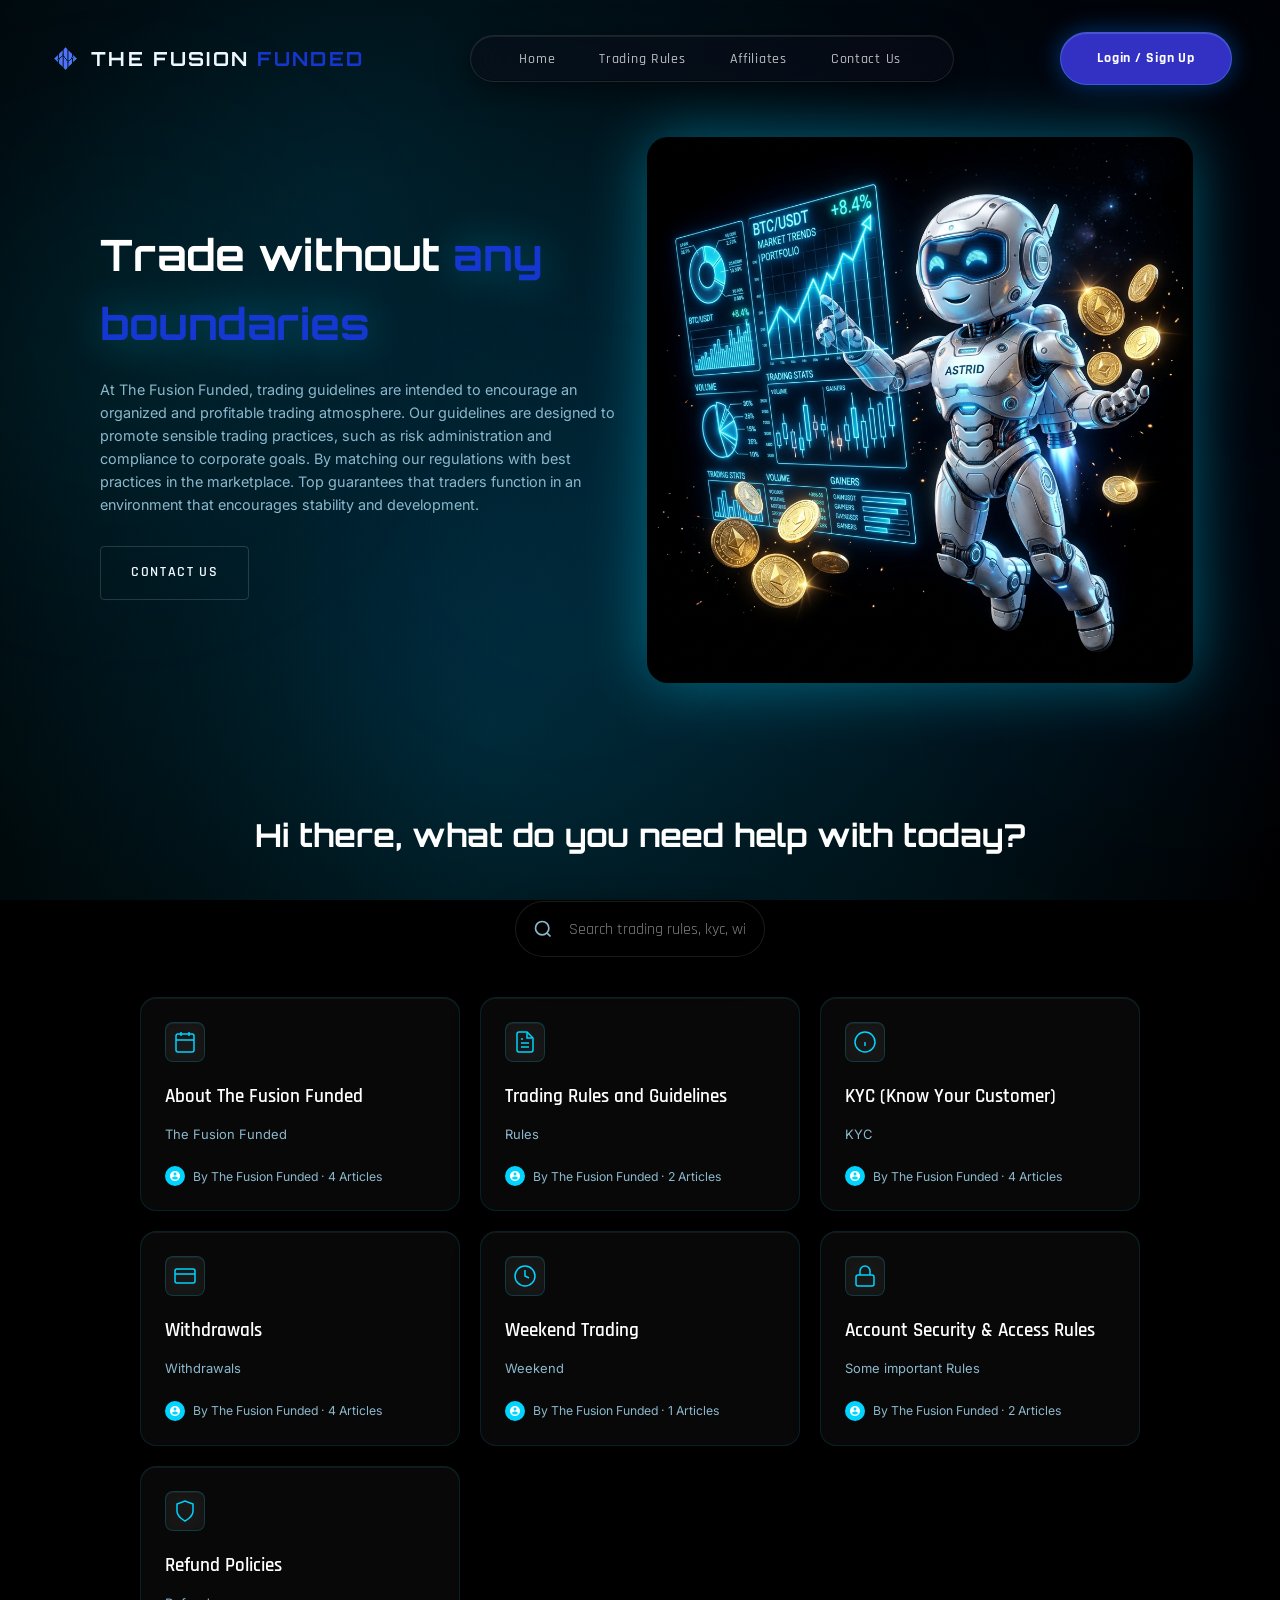
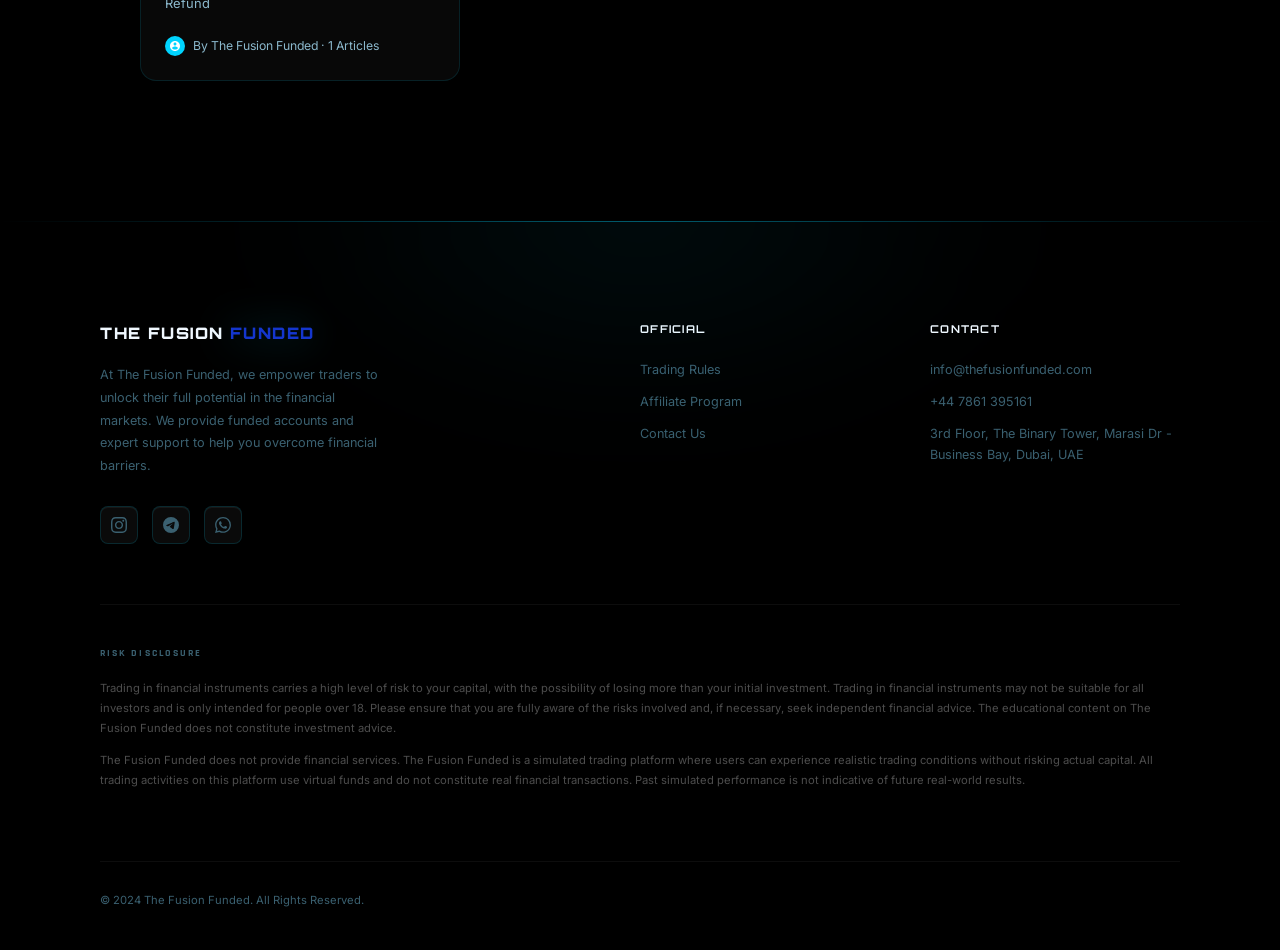
<file: public_html (3)/trading_rules.html>
<!DOCTYPE html>
<html lang="en">

<head>
  <meta charset="UTF-8" />
  <meta name="viewport" content="width=device-width, initial-scale=1.0" />
  <meta name="description" content="The Fusion Funded — Trading Rules and Guidelines." />
  <title>The Fusion Funded | Trading Rules</title>
  <link rel="preconnect" href="https://fonts.googleapis.com" />
  <link rel="preconnect" href="https://fonts.gstatic.com" crossorigin />
  <link
    href="https://fonts.googleapis.com/css2?family=Orbitron:wght@400;600;700;900&family=Inter:wght@300;400;500;600&family=Rajdhani:wght@300;400;500;600;700&display=swap"
    rel="stylesheet" />
  <link rel="stylesheet" href="style.css?v=3" />
  <style>
    .rules-hero {
      padding-top: 150px;
      padding-bottom: 80px;
      position: relative;
      z-index: 2;
    }

    .rules-hero-container {
      display: flex;
      justify-content: space-between;
      align-items: center;
      gap: 40px;
    }

    .rules-hero-content {
      flex: 1;
    }

    .rules-hero-title {
      font-family: 'Orbitron', sans-serif;
      font-size: 3rem;
      margin-bottom: 20px;
      color: #fff;
    }

    .rules-hero-desc {
      font-size: 1rem;
      line-height: 1.6;
      color: #8bb8cc;
      margin-bottom: 30px;
    }

    .rules-hero-img-wrapper {
      flex: 1;
      display: flex;
      justify-content: center;
      position: relative;
    }

    .rules-hero-img {
      max-width: 100%;
      height: auto;
      border-radius: 20px;
      animation: float 6s ease-in-out infinite;
    }

    .help-section {
      text-align: center;
      padding: 60px 0;
      background: transparent;
      border: none;
      margin-bottom: 80px;
      position: relative;
      z-index: 2;
    }

    .help-title {
      font-family: 'Orbitron', sans-serif;
      font-size: 2.2rem;
      margin-bottom: 40px;
      color: #fff;
    }

    .rules-grid {
      display: grid;
      grid-template-columns: repeat(3, 1fr);
      gap: 20px;
      text-align: left;
      padding: 0 40px;
    }

    .rule-card {
      background: rgba(255, 255, 255, 0.03);
      border: 1px solid rgba(0, 212, 255, 0.12);
      border-radius: 16px;
      padding: 24px;
      backdrop-filter: blur(20px) saturate(160%);
      -webkit-backdrop-filter: blur(20px) saturate(160%);
      box-shadow: 0 4px 24px rgba(0, 0, 0, 0.35), inset 0 1px 0 rgba(255, 255, 255, 0.06);
      transition: transform 0.3s ease, border-color 0.3s ease, box-shadow 0.3s ease;
      display: flex;
      flex-direction: column;
      gap: 12px;
      cursor: pointer;
    }

    .rule-card:hover {
      transform: translateY(-5px);
      border-color: rgba(0, 212, 255, 0.3);
      box-shadow: 0 0 24px rgba(0, 212, 255, 0.1), 0 12px 32px rgba(0, 0, 0, 0.4);
    }

    .rule-icon {
      width: 40px;
      height: 40px;
      background: rgba(255, 255, 255, 0.04);
      border: 1px solid rgba(0, 212, 255, 0.2);
      border-radius: 8px;
      display: flex;
      align-items: center;
      justify-content: center;
      color: #00d4ff;
      margin-bottom: 8px;
      backdrop-filter: blur(8px);
      box-shadow: inset 0 1px 0 rgba(255, 255, 255, 0.06);
    }

    .rule-icon svg {
      width: 24px;
      height: 24px;
    }

    .rule-card h3 {
      font-family: 'Rajdhani', sans-serif;
      font-size: 1.3rem;
      font-weight: 600;
      color: #fff;
      margin: 0;
    }

    .rule-card p {
      font-size: 0.9rem;
      color: #8bb8cc;
      margin: 0;
      flex-grow: 1;
    }

    .rule-footer {
      display: flex;
      align-items: center;
      gap: 8px;
      margin-top: 10px;
      font-size: 0.85rem;
      color: #8bb8cc;
    }

    .rule-footer-icon {
      width: 20px;
      height: 20px;
      background: #00d4ff;
      border-radius: 50%;
      display: flex;
      align-items: center;
      justify-content: center;
      color: #fff;
    }

    .rule-footer-icon svg {
      width: 12px;
      height: 12px;
    }

    @media (max-width: 992px) {
      .rules-grid {
        grid-template-columns: repeat(2, 1fr);
        padding: 0 20px;
      }

      .rules-hero-container {
        flex-direction: column;
      }
    }

    @media (max-width: 768px) {
      .rules-hero {
        padding-top: 100px;
        padding-bottom: 40px;
      }

      .rules-hero-title {
        font-size: 1.8rem;
      }

      .rules-hero-img-wrapper {
        width: 100%;
        max-width: 320px;
        margin: 0 auto;
      }

      .help-title {
        font-size: 1.4rem;
        padding: 0 16px;
      }

      .rules-grid {
        grid-template-columns: 1fr;
        padding: 0 16px;
      }

      .search-wrapper {
        max-width: 90%;
      }

      .search-wrapper:focus-within,
      .search-wrapper.has-value {
        max-width: 90%;
      }
    }

    .search-wrapper {
      position: relative;
      margin: 0 auto 40px;
      width: 100%;
      max-width: 250px;
      height: 56px;
      background: #000;
      border-radius: 28px;
      transition: max-width 0.5s cubic-bezier(0.175, 0.885, 0.32, 1.275), box-shadow 0.4s ease, background-color 0.4s ease;
      z-index: 100;
      box-shadow: 0 10px 30px rgba(0, 0, 0, 0.6), inset 0 0 0 1px rgba(255, 255, 255, 0.1);
    }

    .search-wrapper:focus-within,
    .search-wrapper.has-value {
      max-width: 600px;
      background: rgba(14, 18, 30, 0.95);
      box-shadow: 0 10px 40px rgba(0, 212, 255, 0.2), inset 0 0 0 1px #00d4ff;
    }

    .search-input {
      width: 100%;
      height: 100%;
      padding: 0 20px 0 54px;
      background: transparent;
      border: none;
      font-family: 'Rajdhani', sans-serif;
      font-size: 1.1rem;
      color: #fff;
      outline: none;
      border-radius: 28px;
    }

    .search-input::placeholder {
      color: rgba(255, 255, 255, 0.5);
      transition: opacity 0.3s ease;
    }

    .search-icon {
      position: absolute;
      top: 50%;
      left: 18px;
      transform: translateY(-50%);
      color: #8bb8cc;
      pointer-events: none;
      transition: color 0.3s ease;
    }

    .search-wrapper:focus-within .search-icon,
    .search-wrapper.has-value .search-icon {
      color: #00d4ff;
    }

    .search-dropdown {
      position: absolute;
      top: calc(100% + 15px);
      left: 0;
      width: 100%;
      background: rgba(10, 14, 23, 0.95);
      border: 1px solid rgba(0, 212, 255, 0.2);
      border-radius: 24px;
      backdrop-filter: blur(15px);
      max-height: 300px;
      overflow-y: auto;
      display: none;
      flex-direction: column;
      box-shadow: 0 10px 30px rgba(0, 0, 0, 0.6);
      padding: 10px 0;
    }

    .search-dropdown.active {
      display: flex;
    }

    .search-result-item {
      padding: 15px 20px;
      color: #8bb8cc;
      cursor: pointer;
      font-family: 'Inter', sans-serif;
      font-size: 1rem;
      border-bottom: 1px solid rgba(255, 255, 255, 0.05);
      transition: all 0.2s ease;
      text-decoration: none;
      display: block;
    }

    .search-result-item:last-child {
      border-bottom: none;
    }

    .search-result-item:hover {
      background: rgba(0, 212, 255, 0.1);
      color: #fff;
    }
  </style>
</head>

<body>

  <!-- ===== GLOBAL LIQUID GRADIENT BG ===== -->
  <canvas id="liquid-bg"></canvas>

  <!-- ===== NAVBAR ===== -->
  <nav id="navbar">
    <div class="nav-inner">
      <div class="nav-logo" id="nav-logo" onclick="window.location.href='index.html';">
        <img src="logo.png" alt="Logo" class="nav-logo-img">
        <span class="logo-text">THE FUSION</span>
        <span class="logo-accent">FUNDED</span>
      </div>
      <ul class="nav-links" id="nav-links">
        <li><a href="index.html" class="nav-link">Home</a></li>
        <li><a href="trading_rules.html" class="nav-link">Trading Rules</a></li>
        <li><a href="affiliate_program.html" class="nav-link">Affiliates</a></li>
        <li><a href="contact_us.html" class="nav-link">Contact Us</a></li>
        <li><a href="https://dashboard.thefusionfunded.com/signup" class="nav-cta-mobile" target="_blank">Login / Sign
            Up</a></li>
      </ul>
      <a href="https://dashboard.thefusionfunded.com/signup" class="nav-cta" id="nav-cta" target="_blank">Login / Sign
        Up</a>
      <button class="hamburger" id="hamburger" aria-label="Toggle navigation">
        <span></span><span></span><span></span>
      </button>
    </div>
  </nav>

  <!-- ===== FLOATING GRADIENT ORBS ===== -->
  <div class="gradient-orb orb-1"></div>
  <div class="gradient-orb orb-2"></div>
  <div class="gradient-orb orb-3"></div>

  <!-- ===== TRADING RULES HERO ===== -->
  <section class="rules-hero container">
    <div class="rules-hero-container">
      <div class="rules-hero-content" data-reveal-left>
        <h1 class="rules-hero-title">Trade without <span class="gradient-text">any boundaries</span></h1>
        <p class="rules-hero-desc">
          At The Fusion Funded, trading guidelines are intended to encourage an organized and profitable trading
          atmosphere.
          Our guidelines are designed to promote sensible trading practices, such as risk administration and compliance
          to corporate goals. By matching our regulations with best practices in the marketplace. Top guarantees that
          traders function in an environment that encourages stability and development.
        </p>
        <a href="contact_us.html" class="btn-ghost">
          <span>CONTACT US</span>
        </a>
      </div>
      <div class="rules-hero-img-wrapper" data-reveal-right>
        <img src="trading_robot.png" alt="Trading Robot Market Mascot" class="rules-hero-img"
          style="filter: drop-shadow(0 0 30px rgba(0, 212, 255, 0.4)); transform: scale(1.05);" />
      </div>
    </div>
  </section>

  <!-- ===== HELP SECTION (GRID) ===== -->
  <section class="container">
    <div class="help-section" data-reveal>
      <h2 class="help-title">Hi there, what do you need help with today?</h2>

      <div class="search-wrapper">
        <svg class="search-icon" viewBox="0 0 24 24" fill="none" stroke="currentColor" stroke-width="2" width="20"
          height="20">
          <circle cx="11" cy="11" r="8"></circle>
          <line x1="21" y1="21" x2="16.65" y2="16.65"></line>
        </svg>
        <input type="text" class="search-input" id="rules-search"
          placeholder="Search trading rules, kyc, withdrawals..." autocomplete="off">
        <div class="search-dropdown" id="search-dropdown"></div>
      </div>

      <div class="rules-grid">
        <!-- Card 1 -->
        <a href="trading_rules_detail.html?category=about"
          style="text-decoration: none; color: inherit; display: block;">
          <div class="rule-card">
            <div class="rule-icon">
              <svg viewBox="0 0 24 24" fill="none" stroke="currentColor" stroke-width="1.5">
                <rect x="3" y="4" width="18" height="18" rx="2" ry="2"></rect>
                <line x1="16" y1="2" x2="16" y2="6"></line>
                <line x1="8" y1="2" x2="8" y2="6"></line>
                <line x1="3" y1="10" x2="21" y2="10"></line>
              </svg>
            </div>
            <h3>About The Fusion Funded</h3>
            <p>The Fusion Funded</p>
            <div class="rule-footer">
              <div class="rule-footer-icon">
                <svg viewBox="0 0 24 24" fill="currentColor">
                  <path
                    d="M12 2C6.48 2 2 6.48 2 12s4.48 10 10 10 10-4.48 10-10S17.52 2 12 2zm0 3c1.66 0 3 1.34 3 3s-1.34 3-3 3-3-1.34-3-3 1.34-3 3-3zm0 14.2c-2.5 0-4.71-1.28-6-3.22.03-1.99 4-3.08 6-3.08 1.99 0 5.97 1.09 6 3.08-1.29 1.94-3.5 3.22-6 3.22z" />
                </svg>
              </div>
              <span>By The Fusion Funded &middot; 4 Articles</span>
            </div>
          </div>
        </a>

        <!-- Card 2 -->
        <a href="trading_rules_detail.html?category=rules"
          style="text-decoration: none; color: inherit; display: block;">
          <div class="rule-card">
            <div class="rule-icon">
              <svg viewBox="0 0 24 24" fill="none" stroke="currentColor" stroke-width="1.5">
                <path d="M14 2H6a2 2 0 0 0-2 2v16c0 1.1.9 2 2 2h12a2 2 0 0 0 2-2V8l-6-6z" />
                <path d="M14 3v5h5M16 13H8M16 17H8M10 9H8" />
              </svg>
            </div>
            <h3>Trading Rules and Guidelines</h3>
            <p>Rules</p>
            <div class="rule-footer">
              <div class="rule-footer-icon">
                <svg viewBox="0 0 24 24" fill="currentColor">
                  <path
                    d="M12 2C6.48 2 2 6.48 2 12s4.48 10 10 10 10-4.48 10-10S17.52 2 12 2zm0 3c1.66 0 3 1.34 3 3s-1.34 3-3 3-3-1.34-3-3 1.34-3 3-3zm0 14.2c-2.5 0-4.71-1.28-6-3.22.03-1.99 4-3.08 6-3.08 1.99 0 5.97 1.09 6 3.08-1.29 1.94-3.5 3.22-6 3.22z" />
                </svg>
              </div>
              <span>By The Fusion Funded &middot; 2 Articles</span>
            </div>
          </div>
        </a>

        <!-- Card 3 -->
        <a href="trading_rules_detail.html?category=kyc" style="text-decoration: none; color: inherit; display: block;">
          <div class="rule-card">
            <div class="rule-icon">
              <svg viewBox="0 0 24 24" fill="none" stroke="currentColor" stroke-width="1.5">
                <circle cx="12" cy="12" r="10" />
                <path d="M12 16v-4" />
                <path d="M12 8h.01" />
              </svg>
            </div>
            <h3>KYC (Know Your Customer)</h3>
            <p>KYC</p>
            <div class="rule-footer">
              <div class="rule-footer-icon">
                <svg viewBox="0 0 24 24" fill="currentColor">
                  <path
                    d="M12 2C6.48 2 2 6.48 2 12s4.48 10 10 10 10-4.48 10-10S17.52 2 12 2zm0 3c1.66 0 3 1.34 3 3s-1.34 3-3 3-3-1.34-3-3 1.34-3 3-3zm0 14.2c-2.5 0-4.71-1.28-6-3.22.03-1.99 4-3.08 6-3.08 1.99 0 5.97 1.09 6 3.08-1.29 1.94-3.5 3.22-6 3.22z" />
                </svg>
              </div>
              <span>By The Fusion Funded &middot; 4 Articles</span>
            </div>
          </div>
        </a>

        <!-- Card 4 -->
        <a href="trading_rules_detail.html?category=withdrawals"
          style="text-decoration: none; color: inherit; display: block;">
          <div class="rule-card">
            <div class="rule-icon">
              <svg viewBox="0 0 24 24" fill="none" stroke="currentColor" stroke-width="1.5">
                <rect x="2" y="5" width="20" height="14" rx="2" ry="2" />
                <line x1="2" y1="10" x2="22" y2="10" />
              </svg>
            </div>
            <h3>Withdrawals</h3>
            <p>Withdrawals</p>
            <div class="rule-footer">
              <div class="rule-footer-icon">
                <svg viewBox="0 0 24 24" fill="currentColor">
                  <path
                    d="M12 2C6.48 2 2 6.48 2 12s4.48 10 10 10 10-4.48 10-10S17.52 2 12 2zm0 3c1.66 0 3 1.34 3 3s-1.34 3-3 3-3-1.34-3-3 1.34-3 3-3zm0 14.2c-2.5 0-4.71-1.28-6-3.22.03-1.99 4-3.08 6-3.08 1.99 0 5.97 1.09 6 3.08-1.29 1.94-3.5 3.22-6 3.22z" />
                </svg>
              </div>
              <span>By The Fusion Funded &middot; 4 Articles</span>
            </div>
          </div>
        </a>

        <!-- Card 5 -->
        <a href="trading_rules_detail.html?category=weekend"
          style="text-decoration: none; color: inherit; display: block;">
          <div class="rule-card">
            <div class="rule-icon">
              <svg viewBox="0 0 24 24" fill="none" stroke="currentColor" stroke-width="1.5">
                <circle cx="12" cy="12" r="10" />
                <polyline points="12 6 12 12 16 14" />
              </svg>
            </div>
            <h3>Weekend Trading</h3>
            <p>Weekend</p>
            <div class="rule-footer">
              <div class="rule-footer-icon">
                <svg viewBox="0 0 24 24" fill="currentColor">
                  <path
                    d="M12 2C6.48 2 2 6.48 2 12s4.48 10 10 10 10-4.48 10-10S17.52 2 12 2zm0 3c1.66 0 3 1.34 3 3s-1.34 3-3 3-3-1.34-3-3 1.34-3 3-3zm0 14.2c-2.5 0-4.71-1.28-6-3.22.03-1.99 4-3.08 6-3.08 1.99 0 5.97 1.09 6 3.08-1.29 1.94-3.5 3.22-6 3.22z" />
                </svg>
              </div>
              <span>By The Fusion Funded &middot; 1 Articles</span>
            </div>
          </div>
        </a>

        <!-- Card 6 -->
        <a href="trading_rules_detail.html?category=security"
          style="text-decoration: none; color: inherit; display: block;">
          <div class="rule-card">
            <div class="rule-icon">
              <svg viewBox="0 0 24 24" fill="none" stroke="currentColor" stroke-width="1.5">
                <rect x="3" y="11" width="18" height="11" rx="2" ry="2" />
                <path d="M7 11V7a5 5 0 0 1 10 0v4" />
              </svg>
            </div>
            <h3>Account Security &amp; Access Rules</h3>
            <p>Some important Rules</p>
            <div class="rule-footer">
              <div class="rule-footer-icon">
                <svg viewBox="0 0 24 24" fill="currentColor">
                  <path
                    d="M12 2C6.48 2 2 6.48 2 12s4.48 10 10 10 10-4.48 10-10S17.52 2 12 2zm0 3c1.66 0 3 1.34 3 3s-1.34 3-3 3-3-1.34-3-3 1.34-3 3-3zm0 14.2c-2.5 0-4.71-1.28-6-3.22.03-1.99 4-3.08 6-3.08 1.99 0 5.97 1.09 6 3.08-1.29 1.94-3.5 3.22-6 3.22z" />
                </svg>
              </div>
              <span>By The Fusion Funded &middot; 2 Articles</span>
            </div>
          </div>
        </a>

        <!-- Card 7 -->
        <a href="trading_rules_detail.html?category=refund"
          style="text-decoration: none; color: inherit; display: block;">
          <div class="rule-card">
            <div class="rule-icon">
              <svg viewBox="0 0 24 24" fill="none" stroke="currentColor" stroke-width="1.5">
                <path d="M12 22s8-4 8-10V5l-8-3-8 3v7c0 6 8 10 8 10z" />
              </svg>
            </div>
            <h3>Refund Policies</h3>
            <p>Refund</p>
            <div class="rule-footer">
              <div class="rule-footer-icon">
                <svg viewBox="0 0 24 24" fill="currentColor">
                  <path
                    d="M12 2C6.48 2 2 6.48 2 12s4.48 10 10 10 10-4.48 10-10S17.52 2 12 2zm0 3c1.66 0 3 1.34 3 3s-1.34 3-3 3-3-1.34-3-3 1.34-3 3-3zm0 14.2c-2.5 0-4.71-1.28-6-3.22.03-1.99 4-3.08 6-3.08 1.99 0 5.97 1.09 6 3.08-1.29 1.94-3.5 3.22-6 3.22z" />
                </svg>
              </div>
              <span>By The Fusion Funded &middot; 1 Articles</span>
            </div>
          </div>
        </a>

      </div>
    </div>
  </section>

  <!-- ===== LONG FOOTER ===== -->
  <footer class="footer long-footer">
    <div class="footer-glow"></div>
    <div class="footer-gradient-shape"></div>
    <div class="container">
      <div class="footer-grid footer-grid-3">
        <div class="footer-brand">
          <div class="footer-logo">THE FUSION <span class="gradient-text">FUNDED</span></div>
          <p>At The Fusion Funded, we empower traders to unlock their full potential in the financial markets. We
            provide funded accounts and expert support to help you overcome financial barriers.</p>
          <div class="social-links">
            <a href="https://www.instagram.com/thefusionfunded/" class="social-link" aria-label="Instagram"
              target="_blank">
              <svg viewBox="0 0 24 24" fill="currentColor">
                <path
                  d="M12 2.163c3.204 0 3.584.012 4.85.07 3.252.148 4.771 1.691 4.919 4.919.058 1.265.069 1.645.069 4.849 0 3.205-.012 3.584-.069 4.849-.149 3.225-1.664 4.771-4.919 4.919-1.266.058-1.644.07-4.85.07-3.204 0-3.584-.012-4.849-.07-3.26-.149-4.771-1.699-4.919-4.92-.058-1.265-.07-1.644-.07-4.849 0-3.204.013-3.583.07-4.849.149-3.227 1.664-4.771 4.919-4.919 1.266-.057 1.645-.069 4.849-.069zm0-2.163c-3.259 0-3.667.014-4.947.072-4.358.2-6.78 2.618-6.98 6.98-.059 1.281-.073 1.689-.073 4.948 0 3.259.014 3.668.072 4.948.2 4.358 2.618 6.78 6.98 6.98 1.281.058 1.689.072 4.948.072 3.259 0 3.668-.014 4.948-.072 4.354-.2 6.782-2.618 6.979-6.98.059-1.28.073-1.689.073-4.948 0-3.259-.014-3.667-.072-4.947-.196-4.354-2.617-6.78-6.979-6.98-1.281-.059-1.69-.073-4.949-.073zm0 5.838c-3.403 0-6.162 2.759-6.162 6.162s2.759 6.163 6.162 6.163 6.162-2.759 6.162-6.163c0-3.403-2.759-6.162-6.162-6.162zm0 10.162c-2.209 0-4-1.79-4-4 0-2.209 1.791-4 4-4s4 1.791 4 4c0 2.21-1.791 4-4 4zm6.406-11.845c-.796 0-1.441.645-1.441 1.44s.645 1.44 1.441 1.44c.795 0 1.439-.645 1.439-1.44s-.644-1.44-1.439-1.44z" />
              </svg>
            </a>
            <a href="https://t.me/thefusionfunded" class="social-link" aria-label="Telegram" target="_blank">
              <svg viewBox="0 0 24 24" fill="currentColor">
                <path
                  d="M11.944 0A12 12 0 0 0 0 12a12 12 0 0 0 12 12 12 12 0 0 0 12-12A12 12 0 0 0 12 0h-.056zm4.962 7.224c.1-.002.321.023.465.14a.506.506 0 0 1 .171.325c.016.093.036.306.02.472-.18 1.898-.962 6.502-1.36 8.627-.168.9-.499 1.201-.82 1.23-.696.065-1.225-.46-1.9-.902-1.056-.693-1.653-1.124-2.678-1.8-1.185-.78-.417-1.21.258-1.91.177-.184 3.247-2.977 3.307-3.23.007-.032.014-.15-.056-.212s-.174-.041-.249-.024c-.106.024-1.793 1.14-5.061 3.345-.479.33-.913.49-1.302.48-.428-.008-1.252-.241-1.865-.44-.752-.245-1.349-.374-1.297-.789.027-.216.325-.437.893-.663 3.498-1.524 5.83-2.529 6.998-3.014 3.332-1.386 4.025-1.627 4.476-1.635z" />
              </svg>
            </a>
            <a href="https://wa.me/message/M3FHBYUPELBIJ1" class="social-link" aria-label="WhatsApp" target="_blank">
              <svg viewBox="0 0 24 24" fill="currentColor">
                <path
                  d="M17.472 14.382c-.297-.149-1.758-.867-2.03-.967-.273-.099-.471-.148-.67.15-.197.297-.767.966-.94 1.164-.173.199-.347.223-.644.075-.297-.15-1.255-.463-2.39-1.475-.883-.788-1.48-1.761-1.653-2.059-.173-.297-.018-.458.13-.606.134-.133.298-.347.446-.52.149-.174.198-.298.298-.497.099-.198.05-.371-.025-.52-.075-.149-.669-1.612-.916-2.207-.242-.579-.487-.5-.669-.51-.173-.008-.371-.01-.57-.01-.198 0-.52.074-.792.372-.272.297-1.04 1.016-1.04 2.479 0 1.462 1.065 2.875 1.213 3.074.149.198 2.096 3.2 5.077 4.487.709.306 1.262.489 1.694.625.712.227 1.36.195 1.871.118.571-.085 1.758-.719 2.006-1.413.248-.694.248-1.289.173-1.413-.074-.124-.272-.198-.57-.347m-5.421 7.403h-.004a9.87 9.87 0 01-5.031-1.378l-.361-.214-3.741.982.998-3.648-.235-.374a9.86 9.86 0 01-1.51-5.26c.001-5.45 4.436-9.884 9.888-9.884 2.64 0 5.122 1.03 6.988 2.898a9.825 9.825 0 012.893 6.994c-.003 5.45-4.437 9.884-9.885 9.884m8.413-18.297A11.815 11.815 0 0012.05 0C5.495 0 .16 5.335.157 11.892c0 2.096.547 4.142 1.588 5.945L.057 24l6.305-1.654a11.882 11.882 0 005.683 1.448h.005c6.554 0 11.89-5.335 11.893-11.893a11.821 11.821 0 00-3.48-8.413z" />
              </svg>
            </a>
          </div>
        </div>

        <div class="footer-col">
          <h4>Official</h4>
          <ul>
            <li><a href="trading_rules.html">Trading Rules</a></li>
            <li><a href="affiliate_program.html">Affiliate Program</a></li>

            <li><a href="contact_us.html">Contact Us</a></li>
          </ul>
        </div>

        <div class="footer-col">
          <h4>Contact</h4>
          <ul>
            <li><a href="mailto:info@thefusionfunded.com">info@thefusionfunded.com</a></li>
            <li><a href="tel:+447861395161">+44 7861 395161</a></li>
            <li>3rd Floor, The Binary Tower, Marasi Dr - Business Bay, Dubai, UAE</li>
          </ul>
        </div>
      </div>

      <!-- Risk Disclaimer -->
      <div class="footer-disclaimer">
        <h5>Risk Disclosure</h5>
        <p>Trading in financial instruments carries a high level of risk to your capital, with the possibility of losing
          more than your initial investment. Trading in financial instruments may not be suitable for all investors and
          is only intended for people over 18. Please ensure that you are fully aware of the risks involved and, if
          necessary, seek independent financial advice. The educational content on The Fusion Funded does not constitute
          investment advice.</p>
        <p>The Fusion Funded does not provide financial services. The Fusion Funded is a simulated trading platform
          where users can experience realistic trading conditions without risking actual capital. All trading activities
          on this platform use virtual funds and do not constitute real financial transactions. Past simulated
          performance is not indicative of future real-world results.</p>
      </div>

      <!-- Bottom Bar -->
      <div class="footer-bottom">
        <p>&copy; 2024 The Fusion Funded. All Rights Reserved.</p>
        <!-- <div class="footer-bottom-links">
          <a href="#">Privacy Policy</a>
          <a href="#">Terms of Service</a>
          <a href="#">Risk Disclosure</a>
        </div> -->
      </div>
    </div>
  </footer>

  <script src="app.js"></script>
  <script>
    const searchData = [
      { question: "What is The Fusion Funded?", category: "about", content: "The Fusion Funded is a proprietary trading firm that provides traders with access to funded capital through a structured evaluation process. Our model is specifically designed for traders who use high-frequency trading systems (HFT), automation, and advanced execution strategies to achieve performance efficiently Unlike traditional prop firms, The Fusion Funded allows traders to use HFT-based strategies during the challenge phase , enabling faster completion of evaluation objectives. We operate on a single evaluation model: &bull; HFT 2.0 Challenge This challenge is designed to assess a trader's ability to generate profits while maintaining strict risk management. Traders may also choose to work with our trusted partners , who specialize in high-frequency trading systems and can assist in completing the challenge using advanced trading solutions. All accounts that successfully meet the evaluation criteria are reviewed and transitioned into a funded trading environment where structured risk rules are applied." },
      { question: "What makes The Fusion Funded different?", category: "about", content: "The Fusion Funded operates on a performance-driven and execution-flexible model , built specifically for modern traders. Key differences include: HFT-enabled challenge phase Traders can use high-frequency trading systems, automation, and fast execution strategies to complete the challenge. Single streamlined evaluation (HFT 2.0) No complex multi-phase challenges — one clear path to funding. Improved risk structure 10% maximum drawdown 7% daily drawdown Flexible payout structure Traders can earn up to: 60% &rarr; 70% &rarr; 80% &rarr; 90% profit split Faster progression system Designed to allow traders to complete evaluations efficiently using their preferred strategies. Once funded, traders operate under a structured and controlled trading environment to ensure long-term sustainability and capital protection." },
      { question: "How do I get started with The Fusion Funded?", category: "about", content: "Getting started with The Fusion Funded is simple: Step 1 — Choose Your Account Select your preferred account size and purchase the HFT 2.0 Challenge. Step 2 — Start Trading Begin trading on your challenge account. You may trade manually or use HFT systems and automated strategies to achieve the profit target. Traders may also choose to work with our trusted partners , who can assist in completing the challenge using high-frequency trading systems. Trade By The Fusion Funded Rules Trade the evaluation account while respecting the challenge objectives and the 10% static drawdown rule (no daily drawdown limit) . Step 3 — Achieve the Profit Target Reach the required profit target while following all trading rules. Step 4 — Account Review Once the target is achieved, your account is reviewed to ensure compliance with all rules. Step 5 — Get Funded After successful review, you will receive your funded account and can begin trading under the funded model." },
      { question: "Who can join The Fusion Funded?", category: "about", content: "The Fusion Funded is open to traders worldwide who want to demonstrate their trading skills and access funded capital Eligibility requirements: Must be at least 18 years old Must have a valid trading strategy Must follow all trading rules and risk guidelines Both beginner and experienced traders are welcome. The Fusion Funded is designed for traders who: Use manual or automated strategies Want to leverage HFT systems during evaluation Aim to trade funded capital with structured risk To comply with international regulations, services may not be available in restricted jurisdictions or to individuals listed under global sanctions or financial compliance restrictions. Restricted Jurisdictions & Compliance To comply with international regulations, The Fusion Funded does not provide services to individuals who are located in or are residents of the following countries or regions: Democratic People's Republic of Korea (North Korea) Iran South Sudan Sudan Yemen Additionally, we do not provide services to individuals or entities listed on international sanctions lists or global anti-terrorism compliance lists. Additional Restrictions The Fusion Funded does not offer services to: Individuals listed on international sanctions lists Persons with criminal histories involving financial crimes or terrorism Individuals previously banned due to contract violations or policy breaches" },
      { question: "The Fusion Funded — HFT 2.0 Challenge Model", category: "rules", content: "The Fusion Funded operates on a single evaluation system known as the HFT 2.0 Challenge. This model is designed for traders who want to use high-frequency trading systems (HFT), automation, and advanced execution strategies to complete their evaluation efficiently During the challenge phase HFT strategies are allowed Tick scalping is allowed Arbitrage and latency-based strategies are allowed Traders may also choose to work with our trusted partners, who specialize in high-frequency trading systems and can assist in completing the challenge efficiently Once funded, all accounts operate under a structured and rule-based environment, where specific trading restrictions apply Challenge Objectives To successfully complete the HFT 2.0 Challenge, traders must: Achieve the required profit target Follow all trading rules Maintain proper risk management All accounts are reviewed after completion of the challenge. Evaluation Process Once the profit target is achieved, the account is placed under review Trading behavior and rule compliance are verified Upon approval, the trader is moved to the funded stage Profit Target The profit target for the HFT 2.0 Challenge is 10% of the initial account size Example: For a $100,000 account: Profit Target = $10,000 This target can be achieved using manual trading or HFT strategies during the challenge phase. Drawdown Rules Maximum Overall Drawdown Maximum loss allowed: 10% of initial account size Daily Drawdown Daily loss limit: 7% Example: Account Size: $100,000 Maximum Drawdown: $10,000 Daily Drawdown: $7,000 The account balance or equity must never fall below the defined limits. 20% Risk Per Trade Rule A trader can risk a maximum of 20% of the total drawdown allowance in a single trade, and to follow this rule, a mandatory SL on positions is required in order to track and keep the maximum allowed risk under 20%. Example: Account Size: $100,000 Total Drawdown Allowed: $10,000 Maximum Risk Per Trade: $2,000 Exceeding this limit at any point during trade execution or exposure calculation will be treated as a violation, regardless of trade outcome. Consistency Rule A trader’s single trading day or trade must not exceed 30% of total profits. Example: Total Profit: $10,000 Maximum allowed from a single day/trade: $3,000 Exceeding this limit will result in a violation. Minimum Trading Days Minimum required trading days: 14 days Optional add-on reduces this to 9 trading days Minimum Trading Day Rule (Lot-Based) A trading day will only be counted if the trader places a trade with at least: 0.1x (1/10th) of the largest lot size used during the payout cycle Example: If the largest lot used = 1.0 lot Minimum lot required to count a day = 0.1 lot Trades below this threshold will not be counted as valid trading days Layering Rule Opening more than 3 positions in the same direction on the same instrument simultaneously is not allowed. Adding positions to trades that are already in drawdown, grid trading, or recovery-based entries may be considered a violation. Challenge Phase: May be treated as a soft breach Funded Stage: May be treated as a hard breach Martingale Rule Martingale trading is strictly prohibited Martingale includes increasing position size after a loss in an attempt to recover previous losses. Important: The sum of all open positions will be treated as a single combined position. If a trader increases total exposure after a losing trade, it will be considered a martingale strategy. Examples: Increasing lot size after a loss Re-entering trades with higher risk to recover drawdown Adding positions that increase total exposure after a loss Challenge Phase: May be treated as a soft breach Funded Stage: May be treated as a hard breach Minimum Trade Holding Time (Live Accounts Only) On funded accounts: Each trade must be held for a minimum of 2 minutes Up to 3–4 trades per payout cycle may be ignored. If this limit is exceeded: It will be treated as a soft breach The payout will be rejected The account will be reset to the initial balance Trading Behavior Rules The following behaviors are considered violations: Toxic Trading Behavior Ignoring risk management Reckless or undisciplined trading Trading without a clear strategy Overtrading Excessive number of trades in a short time Continuous entries without proper setup Gambling Behavior Random entries without analysis Revenge trading Emotion-driven execution Repeated violations may result in restrictions or account termination. Tick Scalping Tick scalping refers to extremely fast trades capturing very small price movements. Example: Opening and closing trades within very short durations repeatedly During the challenge phase, tick scalping is allowed. On funded accounts Tick scalping is restricted Excessive use may be treated as a violation Arbitrage Trading (Restricted) Arbitrage trading refers to exploiting price differences rather than trading market direction. Example: Opening offsetting positions across correlated instruments to neutralize exposure During the challenge phase, arbitrage strategies are allowed. On funded accounts Arbitrage trading is restricted Such activity may be treated as a violation Hedging Improper hedging practices are not allowed. Example: Opening opposite trades on the same instrument Locking positions to remove exposure Such behavior may be flagged and treated as a violation Reverse Trading Reverse trading includes: Intentionally placing losing trades Offsetting positions across accounts Manipulating exposure to bypass rules Trades placed to neutralize exposure within short time intervals may be flagged. One-Sided Bias Trading Repeated trading in only one direction without logical justification may trigger a review. This behavior may indicate poor risk management or strategy imbalance. News Trading News trading is fully allowed. Traders may open, close, and manage positions during: High-impact news releases Economic announcements Volatile market conditions Traders are responsible for managing risk during periods of high volatility. All standard risk rules still apply. Weekend Holding (Rule Reference) Weekend holding is allowed with prior approval. Refer to the Weekend Trading section for full details. Excessive Risk-Taking / Over-Leveraging The use of disproportionately large position sizes or repeated maximum exposure trades that can significantly impact the account balance may be considered excessive risk-taking. Examples: Repeated use of maximum lot size Taking trades that can damage the account rapidly Over-reliance on leverage Such behavior may result in restrictions or account termination. Breach System Soft Breach Payout is rejected Account is reset to initial balance Account remains active in the same phase Hard Breach Account is permanently terminated" },
      { question: "Why is KYC required for my account?", category: "kyc", content: "Completing the Know Your Customer (KYC) process is mandatory to maintain a secure and compliant trading environment at The Fusion Funded. Why KYC is required: 1. Legal & Regulatory Compliance KYC helps prevent: Fraud laundering Identity misuse Financial crime It ensures all accounts belong to real and verified individuals. 2. Account Security & Protection KYC links your trading account to verified identity details, helping prevent: Unauthorized access Identity theft Account misuse 3. Fair Trading Environment KYC ensures: One individual does not operate multiple accounts Duplicate or fraudulent accounts are prevented All traders are evaluated fairly 4. Payout Eligibility KYC verification must be completed before any payout request. Without KYC approval: Withdrawals cannot be processed Account features may remain restricted" },
      { question: "What documents are required for KYC verification?", category: "kyc", content: "To complete KYC verification, traders must submit valid documents confirming identity. Personal Identification (Required) Submit one valid government-issued photo ID: Passport (preferred) Driver's License National ID Card Requirements: Document must be valid and not expired All details must be clear and readable Name must match the account details exactly" },
      { question: "How long does KYC verification take?", category: "kyc", content: "KYC verification is usually completed quickly, depending on document quality. Typical Timeframes: Instant Approval (in some cases) Standard Processing: 1-2 business days Delays may occur if: Documents are unclear or incomplete Information does not match account details Additional verification is required How you will be notified: Email confirmation Account status update" },
      { question: "What happens if my KYC is rejected?", category: "kyc", content: "If your KYC is rejected, it can usually be resolved by correcting the submitted information. Common reasons for rejection: Blurry or cropped documents Expired documents Mismatched account details Incomplete submission What happens next: You will receive a rejection email with the reason You can resubmit corrected documents Re-verification time: Typically completed within 1-2 business days Important: If required documents are not provided: Account access may remain restricted Payouts cannot be processed" },
      { question: "What is the minimum amount required for a withdrawal?", category: "withdrawals", content: "To ensure efficient processing, The Fusion Funded applies a minimum withdrawal requirement. Minimum Withdrawal: 1% of the initial account size Withdrawal requests below this amount cannot be processed." },
      { question: "What are the Withdrawal Methods?", category: "withdrawals", content: "Available payout methods may include: Cryptocurrency (USDT and other supported crypto assets) UPI transfers Bank transfers E-wallet payments (where available) Payment options may vary depending on location and availability." },
      { question: "What are the requirements before withdrawing?", category: "withdrawals", content: "Before submitting a withdrawal request, the following conditions must be met: Minimum profit of 1% of account size is achieved Minimum trading days requirement is completed (14 days or 9 days with add-on) KYC verification is completed and approved All trading rules are followed No active violations are present Account is in profit and above initial balance Important Rule: Once a withdrawal request is submitted: No further trading activity is allowed Placing trades after requesting a payout may result in a violation and will be treated as a violation and may lead to account termination." },
      { question: "Payout Cycle and Profit Split", category: "withdrawals", content: "The Fusion Funded operates on a structured payout system. Payout Cycle: Payout cycle: 18 days Traders become eligible to request payouts after completing the payout cycle and meeting all requirements. Profit Split Structure: Traders can earn: 60% &rarr; 70% &rarr; 80% &rarr; 90% profit split The Fusion Funded is among the few firms offering 60% profit split from the first payout, with scaling opportunities for higher payouts." },
      { question: "How long does it take to receive a withdrawal?", category: "withdrawals", content: "Once a withdrawal request is submitted: The request is reviewed and processed after eligibility conditions are met Approval is subject to compliance and risk checks After approval: Funds are processed and delivered as soon as possible, depending on the selected payout method Processing times may vary based on: Payment method Network conditions Banking or provider timelines Important Notes: Delays may occur due to weekends, holidays, or additional verification checks The Fusion Funded ensures all payouts are processed securely and efficiently" },
      { question: "Is Weekend Holding Allowed?", category: "weekend", content: "Yes — Weekend Holding is allowed with prior approval Traders are permitted to hold positions over the weekend on both challenge and funded accounts, provided approval is obtained before the market closes on Friday. How to request approval: Traders must inform support before the Friday market close The request should clearly mention that positions will be held over the weekend Failure to notify support before market close may result in a violation. Important Notes: Markets may open with price gaps after the weekend Increased volatility and slippage may occur at market open All standard risk rules, including drawdown limits, still apply Traders are responsible for managing risk while holding positions over the weekend." },
      { question: "What is the IP Address Policy?", category: "security", content: "There are no strict IP location restrictions for traders. Traders may access their accounts from different locations, devices, or networks without violating any rules. Account Access & Security While location flexibility is allowed, the following are strictly prohibited: Account sharing Unauthorized third-party access Selling or transferring account access Use of compromised or stolen identities If suspicious activity is detected, The Fusion Funded may request additional verification to protect the account. Important Notes: Traders can travel and trade freely Logging in from multiple locations is allowed Use of different devices is allowed Standard security monitoring still applies" },
      { question: "What is the Inactivity Policy?", category: "security", content: "To ensure active participation, The Fusion Funded enforces an inactivity rule across all accounts. Inactivity Rule: If a trading account remains inactive for 14 consecutive days , it will be considered a violation and may result in account termination. What counts as inactivity: No trades placed No trading activity Account remains idle How to avoid inactivity: Place at least one trade within every 14-day period Maintain regular account activity Failure to meet this requirement may result in account termination." },
      { question: "What is the Refund Policy?", category: "refund", content: "Evaluation fees are not refunded immediately after purchase. However, The Fusion Funded offers a performance-based refund system for eligible traders. Refund Eligibility The challenge fee can be refunded once the trader: Successfully reaches the funded stage Completes four successful payouts Maintains compliance with all trading rules Keeps the account in good standing Add-On Requirement Refund eligibility is only available for traders who have selected the refund add-on at the time of purchase . If the add-on is not selected: The evaluation fee will remain non-refundable When is the refund issued? The refund is processed along with the fourth payout from the funded account. When refunds are NOT applicable: Refunds will not be issued in the following cases: Failed challenges Rule violations Account termination Inactivity breaches Payment disputes or chargebacks Trading losses Why evaluation fees exist: Evaluation fees cover: Platform access Infrastructure and technology Risk management systems Operational costs These costs are incurred once the account is activated. Agreement to refund policy By purchasing any evaluation program, you acknowledge that: Refunds are performance-based Refund eligibility depends on completing payout milestones All trading rules must be followed >" }
    ];

    const searchDropdown = document.getElementById('search-dropdown');
    const searchInput = document.getElementById('rules-search');

    if (searchInput && searchDropdown) {
      searchInput.addEventListener('input', (e) => {
        const val = e.target.value.toLowerCase().trim();
        searchDropdown.innerHTML = '';
        if (!val) {
          searchDropdown.classList.remove('active');
          searchInput.parentElement.classList.remove('has-value');
          return;
        }

        searchInput.parentElement.classList.add('has-value');

        const filtered = searchData.filter(item =>
          item.question.toLowerCase().includes(val) ||
          item.content.toLowerCase().includes(val) ||
          (item.category && item.category.toLowerCase().includes(val))
        );

        const catMap = {
          'about': 'About The Fusion Funded',
          'rules': 'Trading Rules and Guidelines',
          'kyc': 'KYC (Know Your Customer)',
          'withdrawals': 'Withdrawals',
          'weekend': 'Weekend Trading',
          'security': 'Account Security & Access Rules',
          'refund': 'Refund Policies'
        };

        if (filtered.length > 0) {
          searchDropdown.classList.add('active');
          filtered.forEach(item => {
            const a = document.createElement('a');
            a.href = `trading_rules_detail.html?category=${item.category}&q=${encodeURIComponent(item.question)}`;
            a.className = 'search-result-item';

            let catName = catMap[item.category] || item.category;
            let titleHtml = item.question;
            let contentHtml = item.content;
            const matchIndex = contentHtml.toLowerCase().indexOf(val);
            if (matchIndex > -1 && contentHtml.length > 100) {
              const start = Math.max(0, matchIndex - 40);
              const end = Math.min(contentHtml.length, matchIndex + val.length + 40);
              contentHtml = (start > 0 ? "..." : "") + contentHtml.substring(start, end) + (end < contentHtml.length ? "..." : "");
            } else if (contentHtml.length > 100) {
              contentHtml = contentHtml.substring(0, 100) + '...';
            }

            // Highlight match
            const regex = new RegExp(`(${val})`, 'gi');
            titleHtml = titleHtml.replace(regex, `<span style="color: #00d4ff;">$1</span>`);
            contentHtml = contentHtml.replace(regex, `<span style="color: #00d4ff;">$1</span>`);
            catName = catName.replace(regex, `<span style="color: #00d4ff;">$1</span>`);

            a.innerHTML = `
              <div style="font-size: 0.75rem; color: #00d4ff; text-transform: uppercase; margin-bottom: 4px; letter-spacing: 0.5px; font-weight: 600;">${catName}</div>
              <div style="font-weight: 600; color: #fff; margin-bottom: 5px; font-family: 'Rajdhani', sans-serif; font-size: 1.1rem;">${titleHtml}</div>
              <div style="font-size: 0.9rem; color: #8c92a4; line-height: 1.4;">${contentHtml}</div>
            `;
            searchDropdown.appendChild(a);
          });
        } else {
          searchDropdown.classList.add('active');
          const div = document.createElement('div');
          div.className = 'search-result-item';
          div.textContent = 'No matching rules found.';
          div.style.cursor = 'default';
          searchDropdown.appendChild(div);
        }
      });

      document.addEventListener('click', (e) => {
        if (!searchInput.parentElement.contains(e.target)) {
          searchDropdown.classList.remove('active');
        } else if (searchInput.value.trim() !== '') {
          searchDropdown.classList.add('active');
        }
      });
    }
  </script>
</body>

</html>
</file>
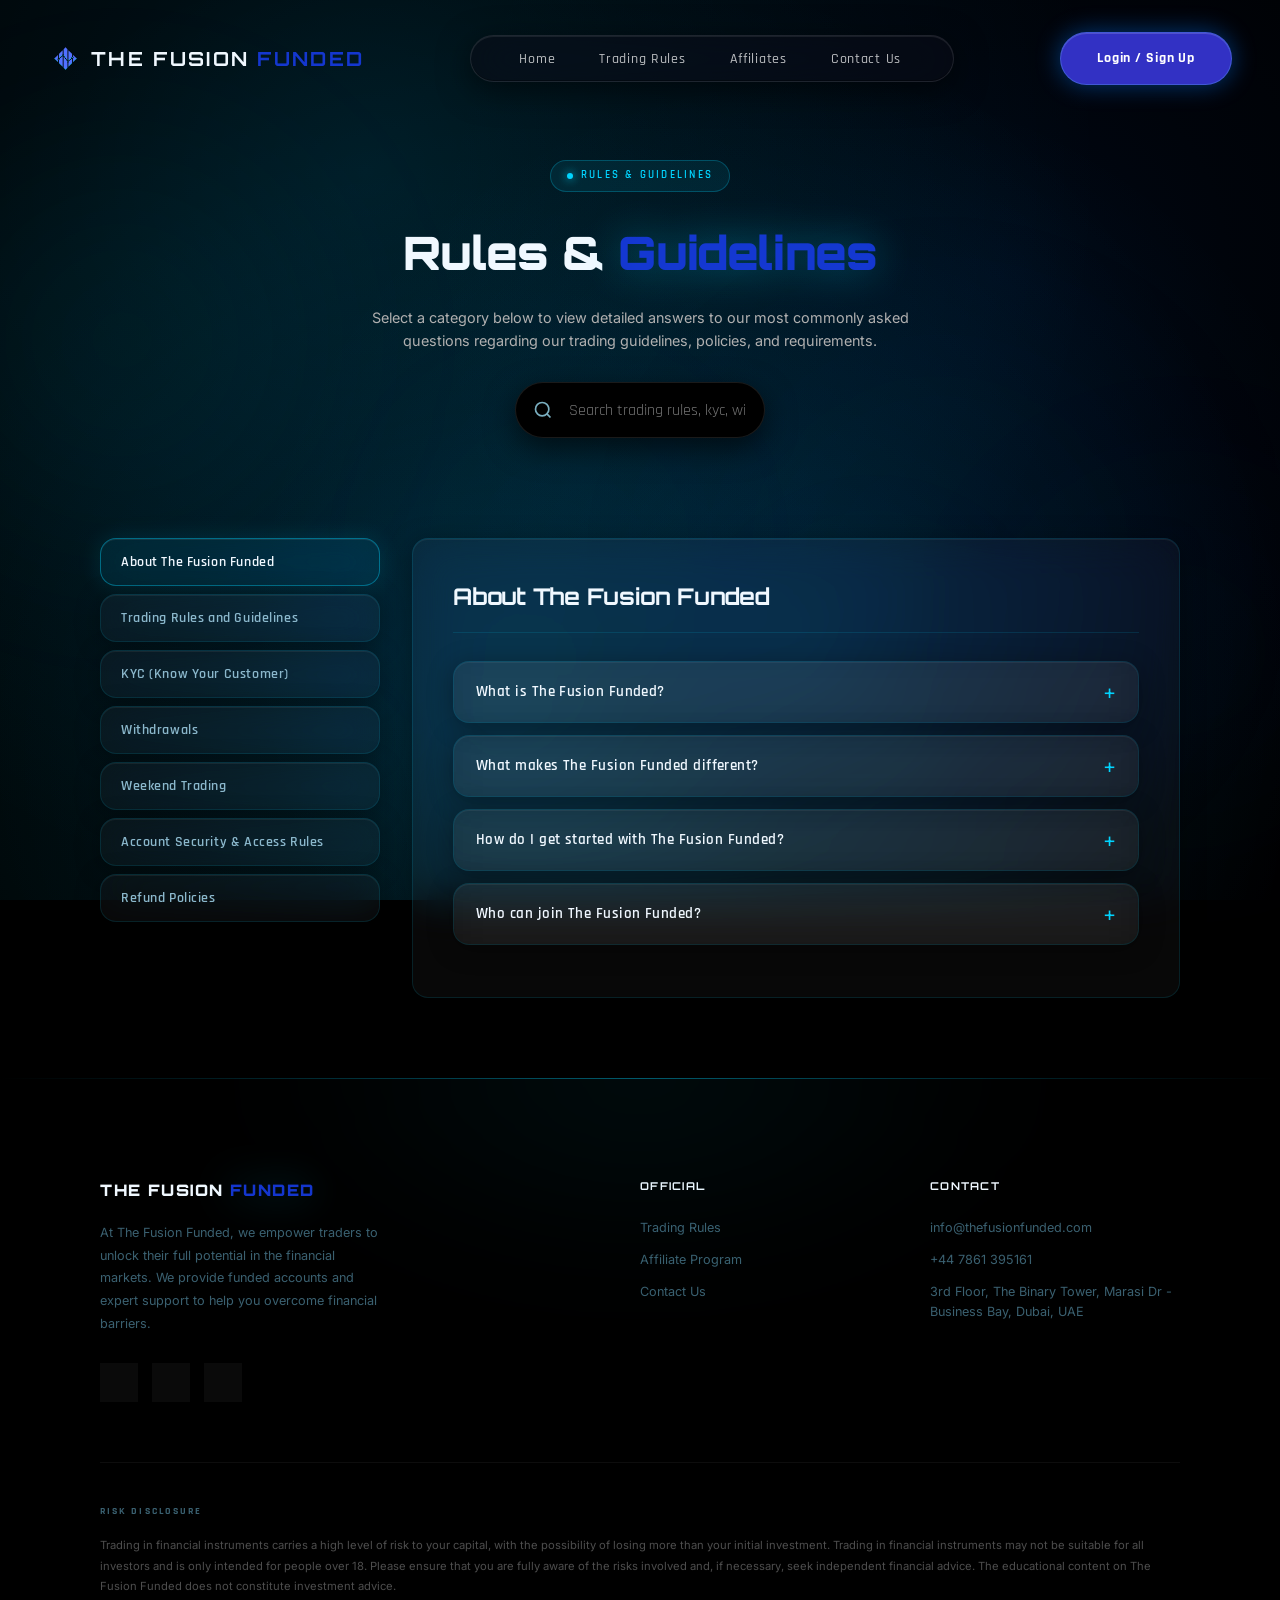
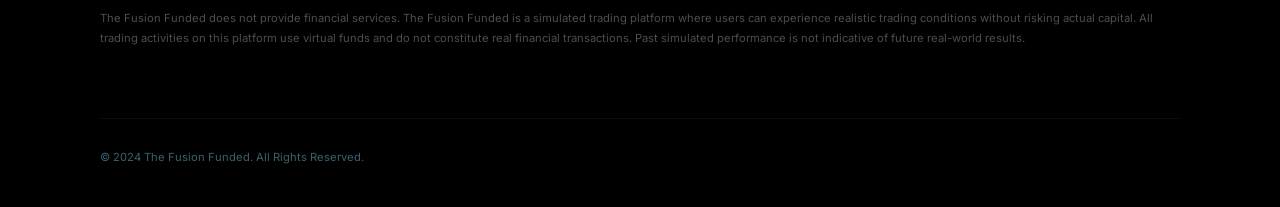
<file: public_html (3)/trading_rules_detail.html>
<!DOCTYPE html>
<html lang="en">

<head>
  <meta charset="UTF-8" />
  <meta name="viewport" content="width=device-width, initial-scale=1.0" />
  <meta name="description" content="The Fusion Funded — Detailed Trading Rules and Guidelines." />
  <title>The Fusion Funded | Rules Details</title>
  <link rel="preconnect" href="https://fonts.googleapis.com" />
  <link rel="preconnect" href="https://fonts.gstatic.com" crossorigin />
  <link
    href="https://fonts.googleapis.com/css2?family=Orbitron:wght@400;600;700;900&family=Inter:wght@300;400;500;600&family=Rajdhani:wght@300;400;500;600;700&display=swap"
    rel="stylesheet" />
  <link rel="stylesheet" href="style.css?v=2" />
  <style>
    /* ── Same background system as trading_rules.html: liquid-bg canvas via app.js ── */
    body {
      background: #000;
    }

    /* ── HERO ── */
    .faq-hero {
      padding: 160px 0 60px;
      position: relative;
      z-index: 10;
      text-align: center;
      background: transparent;
    }

    .faq-hero-title {
      font-family: 'Orbitron', sans-serif;
      font-size: clamp(2rem, 4vw, 3.2rem);
      font-weight: 900;
      letter-spacing: -0.02em;
      color: #f0f8ff;
      margin-bottom: 16px;
    }

    .faq-page-tag {
      display: inline-flex;
      align-items: center;
      gap: 8px;
      font-family: 'Rajdhani', sans-serif;
      font-size: 0.78rem;
      font-weight: 600;
      letter-spacing: 0.2em;
      text-transform: uppercase;
      color: #00d4ff;
      background: rgba(0, 212, 255, 0.08);
      border: 1px solid rgba(0, 212, 255, 0.25);
      padding: 6px 16px;
      border-radius: 100px;
      margin-bottom: 24px;
    }

    .faq-page-tag-dot {
      width: 6px;
      height: 6px;
      border-radius: 50%;
      background: #00d4ff;
      box-shadow: 0 0 10px #00d4ff;
      animation: pulse 1.5s ease-in-out infinite;
    }

    /* ── LAYOUT ── */
    .faq-container {
      display: flex;
      gap: 32px;
      margin-bottom: 80px;
      position: relative;
      z-index: 2;
      background: transparent;
    }

    /* ── SIDEBAR TABS — liquid glass ── */
    .faq-sidebar {
      width: 280px;
      display: flex;
      flex-direction: column;
      gap: 8px;
      flex-shrink: 0;
    }

    .faq-tab {
      background: rgba(255, 255, 255, 0.03);
      border: 1px solid rgba(0, 212, 255, 0.12);
      padding: 14px 20px;
      border-radius: 16px;
      color: #8bb8cc;
      font-family: 'Rajdhani', sans-serif;
      font-size: 1rem;
      font-weight: 600;
      letter-spacing: 0.04em;
      text-align: left;
      cursor: pointer;
      transition: transform 0.3s ease, border-color 0.3s ease, box-shadow 0.3s ease;
      backdrop-filter: blur(20px) saturate(160%);
      -webkit-backdrop-filter: blur(20px) saturate(160%);
      box-shadow: 0 4px 24px rgba(0, 0, 0, 0.35), inset 0 1px 0 rgba(255, 255, 255, 0.06);
    }

    .faq-tab:hover {
      transform: translateY(-3px);
      border-color: rgba(0, 212, 255, 0.3);
      box-shadow: 0 0 24px rgba(0, 212, 255, 0.1), 0 12px 32px rgba(0, 0, 0, 0.4);
      color: #f0f8ff;
    }

    .faq-tab.active {
      border-color: rgba(0, 212, 255, 0.4);
      background: rgba(0, 212, 255, 0.08);
      color: #f0f8ff;
      box-shadow: 0 0 24px rgba(0, 212, 255, 0.12), inset 0 1px 0 rgba(255, 255, 255, 0.08);
    }

    /* ── MAIN CONTENT PANEL — liquid glass ── */
    .faq-content-area {
      flex: 1;
      background: rgba(255, 255, 255, 0.03);
      border: 1px solid rgba(0, 212, 255, 0.12);
      border-radius: 16px;
      padding: 40px;
      backdrop-filter: blur(20px) saturate(160%);
      -webkit-backdrop-filter: blur(20px) saturate(160%);
      box-shadow: 0 4px 24px rgba(0, 0, 0, 0.35), inset 0 1px 0 rgba(255, 255, 255, 0.06);
    }

    .faq-category-content {
      display: none;
      animation: fadeIn 0.35s cubic-bezier(0.16, 1, 0.3, 1);
    }

    .faq-category-content.active {
      display: block;
    }

    @keyframes fadeIn {
      from {
        opacity: 0;
        transform: translateY(8px);
      }

      to {
        opacity: 1;
        transform: translateY(0);
      }
    }

    .category-title {
      font-family: 'Orbitron', sans-serif;
      font-size: 1.6rem;
      font-weight: 700;
      letter-spacing: -0.01em;
      color: #f0f8ff;
      margin-bottom: 28px;
      padding-bottom: 16px;
      border-bottom: 1px solid rgba(0, 212, 255, 0.12);
    }

    /* ── ACCORDION ITEMS — liquid glass cards ── */
    .accordion-item {
      margin-bottom: 12px;
      border: 1px solid rgba(0, 212, 255, 0.12);
      border-radius: 16px;
      overflow: hidden;
      background: rgba(255, 255, 255, 0.03);
      backdrop-filter: blur(20px) saturate(160%);
      -webkit-backdrop-filter: blur(20px) saturate(160%);
      box-shadow: 0 4px 24px rgba(0, 0, 0, 0.35), inset 0 1px 0 rgba(255, 255, 255, 0.06);
      transition: transform 0.3s ease, border-color 0.3s ease, box-shadow 0.3s ease;
    }

    .accordion-item:hover {
      transform: translateY(-2px);
      border-color: rgba(0, 212, 255, 0.3);
      box-shadow: 0 0 24px rgba(0, 212, 255, 0.1), 0 12px 32px rgba(0, 0, 0, 0.4);
    }

    .accordion-header {
      padding: 18px 22px;
      cursor: pointer;
      display: flex;
      justify-content: space-between;
      align-items: center;
      background: rgba(255, 255, 255, 0.025);
      transition: background 0.25s;
    }

    .accordion-header:hover {
      background: rgba(0, 212, 255, 0.05);
    }

    .accordion-header h3 {
      font-family: 'Rajdhani', sans-serif;
      font-size: 1.05rem;
      font-weight: 600;
      letter-spacing: 0.03em;
      color: #f0f8ff;
      margin: 0;
    }

    .accordion-icon {
      color: #00d4ff;
      font-size: 1.4rem;
      line-height: 1;
      transition: transform 0.3s cubic-bezier(0.4, 0, 0.2, 1);
      flex-shrink: 0;
    }

    .accordion-item.active .accordion-header {
      background: rgba(0, 212, 255, 0.07);
      border-bottom: 1px solid rgba(0, 212, 255, 0.12);
    }

    .accordion-item.active .accordion-icon {
      transform: rotate(45deg);
    }

    .accordion-content {
      max-height: 0;
      overflow: hidden;
      transition: max-height 0.4s ease;
    }

    .accordion-content-inner {
      padding: 22px;
      font-size: 0.97rem;
      line-height: 1.75;
      color: #8bb8cc;
    }

    .accordion-content-inner p {
      margin-bottom: 14px;
    }

    .accordion-content-inner p:last-child {
      margin-bottom: 0;
    }

    .accordion-content-inner ul {
      margin-left: 20px;
      margin-bottom: 14px;
    }

    .accordion-content-inner li {
      margin-bottom: 6px;
    }

    /* ── RESPONSIVE ── */
    @media (max-width: 992px) {
      .faq-container {
        flex-direction: column;
      }

      .faq-sidebar {
        width: 100%;
        flex-direction: row;
        flex-wrap: wrap;
      }

      .faq-tab {
        flex: 1 1 calc(33.333% - 10px);
        text-align: center;
        padding: 12px;
      }
    }

    @media (max-width: 768px) {
      .faq-tab {
        flex: 1 1 calc(50% - 10px);
      }

      .faq-content-area {
        padding: 20px;
      }
    }

    /* ── SEARCH — liquid glass ── */
    .search-wrapper {
      position: relative;
      margin: 0 auto 40px auto;
      width: 100%;
      max-width: 250px;
      height: 56px;
      background: #000;
      border-radius: 28px;
      transition: max-width 0.5s cubic-bezier(0.175, 0.885, 0.32, 1.275), box-shadow 0.4s ease, background-color 0.4s ease;
      z-index: 100;
      box-shadow: 0 10px 30px rgba(0, 0, 0, 0.6), inset 0 0 0 1px rgba(255, 255, 255, 0.1);
    }

    .search-wrapper:focus-within,
    .search-wrapper.has-value {
      max-width: 600px;
      background: rgba(14, 18, 30, 0.95);
      box-shadow: 0 10px 40px rgba(0, 212, 255, 0.2), inset 0 0 0 1px #00d4ff;
    }

    .search-input {
      width: 100%;
      height: 100%;
      padding: 0 20px 0 54px;
      background: transparent;
      border: none;
      font-family: 'Rajdhani', sans-serif;
      font-size: 1.1rem;
      color: #fff;
      outline: none;
      border-radius: 28px;
    }

    .search-input::placeholder {
      color: rgba(255, 255, 255, 0.45);
      transition: opacity 0.3s ease;
    }

    .search-icon {
      position: absolute;
      top: 50%;
      left: 18px;
      transform: translateY(-50%);
      color: #7aafc0;
      pointer-events: none;
      transition: color 0.3s ease;
    }

    .search-wrapper:focus-within .search-icon,
    .search-wrapper.has-value .search-icon {
      color: #00d4ff;
    }

    .search-dropdown {
      position: absolute;
      top: calc(100% + 15px);
      left: 0;
      width: 100%;
      background: rgba(5, 16, 32, 0.90);
      border: 1px solid rgba(0, 212, 255, 0.20);
      border-radius: 24px;
      backdrop-filter: blur(20px);
      max-height: 300px;
      overflow-y: auto;
      display: none;
      flex-direction: column;
      box-shadow: 0 12px 40px rgba(0, 0, 0, 0.55);
      padding: 10px 0;
    }

    .search-dropdown.active {
      display: flex;
    }

    .search-result-item {
      padding: 15px 20px;
      color: #9bb8cc;
      cursor: pointer;
      font-family: 'Inter', sans-serif;
      font-size: 1rem;
      border-bottom: 1px solid rgba(255, 255, 255, 0.05);
      transition: all 0.2s ease;
      text-decoration: none;
      display: block;
    }

    .search-result-item:last-child {
      border-bottom: none;
    }

    .search-result-item:hover {
      background: rgba(0, 212, 255, 0.09);
      color: #fff;
    }

    /* ── RULE BLOCKS ── */
    .rule-block {
      margin-bottom: 20px;
    }

    .rule-block:last-child {
      margin-bottom: 0;
    }

    .rule-title {
      font-family: 'Rajdhani', sans-serif;
      font-size: 1.15rem;
      font-weight: 700;
      color: #00d4ff;
      margin-bottom: 6px;
      display: flex;
      align-items: center;
    }

    .rule-title::before {
      content: '■';
      color: #00d4ff;
      font-size: 0.6rem;
      margin-right: 10px;
      opacity: 0.8;
    }

    .rule-desc {
      padding-left: 20px;
      color: #b0b0b0;
      border-left: 2px solid rgba(0, 212, 255, 0.2);
    }
  </style>
</head>

<body>

  <!-- ===== GLOBAL LIQUID GRADIENT BG ===== -->
  <canvas id="liquid-bg"></canvas>

  <!-- ===== NAVBAR ===== -->
  <nav id="navbar">
    <div class="nav-inner">
      <div class="nav-logo" id="nav-logo" onclick="window.location.href='index.html';">
        <img src="logo.png" alt="Logo" class="nav-logo-img">
        <span class="logo-text">THE FUSION</span>
        <span class="logo-accent">FUNDED</span>
      </div>
      <ul class="nav-links" id="nav-links">
        <li><a href="index.html" class="nav-link">Home</a></li>
        <li><a href="trading_rules.html" class="nav-link">Trading Rules</a></li>
        <li><a href="affiliate_program.html" class="nav-link">Affiliates</a></li>
        <li><a href="contact_us.html" class="nav-link">Contact Us</a></li>
        <li><a href="https://dashboard.thefusionfunded.com/signup" class="nav-cta-mobile" target="_blank">Login / Sign
            Up</a></li>
      </ul>
      <a href="https://dashboard.thefusionfunded.com/signup" class="nav-cta" id="nav-cta" target="_blank">Login / Sign
        Up</a>
      <button class="hamburger" id="hamburger" aria-label="Toggle navigation">
        <span></span><span></span><span></span>
      </button>
    </div>
  </nav>

  <!-- ===== FLOATING GRADIENT ORBS ===== -->
  <div class="gradient-orb orb-1"></div>
  <div class="gradient-orb orb-2"></div>
  <div class="gradient-orb orb-3"></div>
  <div class="gradient-orb orb-4"></div>
  <div class="gradient-orb orb-5"></div>

  <!-- ===== HERO ===== -->
  <section class="faq-hero container">
    <div class="faq-page-tag"><span class="faq-page-tag-dot"></span>Rules & Guidelines</div>
    <h1 class="faq-hero-title">Rules &amp; <span class="gradient-text">Guidelines</span></h1>
    <p style="color: #b0b0b0; max-width: 600px; margin: 0 auto 30px auto;">Select a category below to view detailed
      answers to our most commonly asked questions regarding our trading guidelines, policies, and requirements.</p>
    <div class="search-wrapper">
      <svg class="search-icon" viewBox="0 0 24 24" fill="none" stroke="currentColor" stroke-width="2" width="20"
        height="20">
        <circle cx="11" cy="11" r="8"></circle>
        <line x1="21" y1="21" x2="16.65" y2="16.65"></line>
      </svg>
      <input type="text" class="search-input" id="rules-search" placeholder="Search trading rules, kyc, withdrawals..."
        autocomplete="off">
      <div class="search-dropdown" id="search-dropdown"></div>
    </div>
  </section>

  <!-- ===== FAQ LAYOUT ===== -->
  <section class="faq-container container">
    <!-- Sidebar Tabs -->
    <div class="faq-sidebar" id="faq-sidebar">
      <button class="faq-tab" data-target="about">About The Fusion Funded</button>
      <button class="faq-tab" data-target="rules">Trading Rules and Guidelines</button>
      <button class="faq-tab" data-target="kyc">KYC (Know Your Customer)</button>
      <button class="faq-tab" data-target="withdrawals">Withdrawals</button>
      <button class="faq-tab" data-target="weekend">Weekend Trading</button>
      <button class="faq-tab" data-target="security">Account Security & Access Rules</button>
      <button class="faq-tab" data-target="refund">Refund Policies</button>
    </div>

    <!-- Content Area -->
    <div class="faq-content-area" id="faq-content-area">

      <!-- Category: About -->
      <div class="faq-category-content" id="about">
        <h2 class="category-title">About The Fusion Funded</h2>

        <div class="accordion-item">
          <div class="accordion-header">
            <h3>What is The Fusion Funded?</h3>
            <span class="accordion-icon">+</span>
          </div>
          <div class="accordion-content">
            <div class="accordion-content-inner">
              <p>The Fusion Funded is a proprietary trading firm that provides traders with access to funded capital
                through a structured evaluation process.</p>
              <br>
              <p>Our model is specifically designed for traders who use <strong>high-frequency trading systems (HFT),
                  automation, and advanced execution strategies</strong> to achieve performance efficiently</p>
              <br>
              <p>Unlike traditional prop firms, The Fusion Funded allows traders to use <strong>HFT-based strategies
                  during the challenge phase</strong>, enabling faster completion of evaluation objectives.</p>
              <br>
              <p>We operate on a single evaluation model: <span style="color: #00d4ff;">&bull; HFT 2.0 Challenge</span>
              </p>
              <br>
              <p>This challenge is designed to assess a trader's ability to generate profits while maintaining strict
                risk management.</p>
              <br>
              <p>Traders may also choose to work with our <strong>trusted partners</strong>, who specialize in
                high-frequency trading systems and can assist in completing the challenge using advanced trading
                solutions.</p>
              <br>
              <p>All accounts that successfully meet the evaluation criteria are reviewed and transitioned into a funded
                trading environment where structured risk rules are applied.</p>
            </div>
          </div>
        </div>

        <div class="accordion-item">
          <div class="accordion-header">
            <h3>What makes The Fusion Funded different?</h3>
            <span class="accordion-icon">+</span>
          </div>
          <div class="accordion-content">
            <div class="accordion-content-inner">
              <p>The Fusion Funded operates on a <strong>performance-driven and execution-flexible model</strong>, built
                specifically for modern traders.</p>
              <br>
              <p>Key differences include:</p>
              <br>
              <ul style="color: #00d4ff; padding-left: 20px;">
                <li style="margin-bottom: 8px;"><strong>HFT-enabled challenge phase</strong><br><span
                    style="color: #00d4ff;">Traders can use high-frequency trading systems, automation, and fast
                    execution strategies to complete the challenge.</span></li>
                <li style="margin-bottom: 8px;"><strong>Single streamlined evaluation (HFT 2.0)</strong><br><span
                    style="color: #00d4ff;">No complex multi-phase challenges — one clear path to funding.</span></li>
                <li style="margin-bottom: 8px;"><strong>Improved risk structure</strong>
                  <ul style="color: #00d4ff; padding-left: 20px; list-style-type: circle; margin-top: 5px;">
                    <li>10% maximum drawdown</li>
                    <li>7% daily drawdown</li>
                  </ul>
                </li>
                <li style="margin-bottom: 8px;"><strong>Flexible payout structure</strong><br><span
                    style="color: #00d4ff;">Traders can earn up to:</span>
                  <ul style="color: #00d4ff; padding-left: 20px; list-style-type: circle; margin-top: 5px;">
                    <li>60% &rarr; 70% &rarr; 80% &rarr; 90% profit split</li>
                  </ul>
                </li>
                <li style="margin-bottom: 8px;"><strong>Faster progression system</strong><br><span
                    style="color: #00d4ff;">Designed to allow traders to complete evaluations efficiently using their
                    preferred strategies.</span></li>
              </ul>
              <br>
              <p>Once funded, traders operate under a <strong>structured and controlled trading environment</strong> to
                ensure long-term sustainability and capital protection.</p>
            </div>
          </div>
        </div>

        <div class="accordion-item">
          <div class="accordion-header">
            <h3>How do I get started with The Fusion Funded?</h3>
            <span class="accordion-icon">+</span>
          </div>
          <div class="accordion-content">
            <div class="accordion-content-inner">
              <p>Getting started with The Fusion Funded is simple:</p>
              <br>
              <p style="color: #00d4ff;">Step 1 — Choose Your Account</p>
              <p>Select your preferred account size and purchase the HFT 2.0 Challenge.</p>
              <br>
              <p style="color: #00d4ff;">Step 2 — Start Trading</p>
              <p>Begin trading on your challenge account.</p>
              <br>
              <p>You may trade manually or use <strong>HFT systems and automated strategies</strong> to achieve the
                profit target.</p>
              <br>
              <p>Traders may also choose to work with our <strong>trusted partners</strong>, who can assist in
                completing the challenge using high-frequency trading systems.</p>
              <br>
              <p style="color: #00d4ff;">Trade By The Fusion Funded Rules</p>
              <p>Trade the evaluation account while respecting the challenge objectives and the <span
                  style="color: #00d4ff;">10% static drawdown rule (no daily drawdown limit)</span>.</p>
              <br>
              <p style="color: #00d4ff;">Step 3 — Achieve the Profit Target</p>
              <p>Reach the required profit target while following all trading rules.</p>
              <br>
              <p style="color: #00d4ff;">Step 4 — Account Review</p>
              <p>Once the target is achieved, your account is reviewed to ensure compliance with all rules.</p>
              <br>
              <p style="color: #00d4ff;">Step 5 — Get Funded</p>
              <p>After successful review, you will receive your funded account and can begin trading under the funded
                model.</p>
            </div>
          </div>
        </div>

        <div class="accordion-item">
          <div class="accordion-header">
            <h3>Who can join The Fusion Funded?</h3>
            <span class="accordion-icon">+</span>
          </div>
          <div class="accordion-content">
            <div class="accordion-content-inner">
              <p>The Fusion Funded is open to traders worldwide who want to demonstrate their trading skills and access
                funded capital</p>
              <br>
              <p>Eligibility requirements:</p>
              <br>
              <ul style="color: #00d4ff; padding-left: 20px;">
                <li style="margin-bottom: 8px;">Must be at least <strong>18 years old</strong></li>
                <li style="margin-bottom: 8px;">Must have a valid trading strategy</li>
                <li style="margin-bottom: 8px;">Must follow all trading rules and risk guidelines</li>
              </ul>
              <br>
              <p>Both beginner and experienced traders are welcome.</p>
              <br>
              <p>The Fusion Funded is designed for traders who:</p>
              <br>
              <ul style="color: #00d4ff; padding-left: 20px;">
                <li style="margin-bottom: 8px;">Use manual or automated strategies</li>
                <li style="margin-bottom: 8px;">Want to leverage HFT systems during evaluation</li>
                <li style="margin-bottom: 8px;">Aim to trade funded capital with structured risk</li>
              </ul>
              <br>
              <p>To comply with international regulations, services may not be available in restricted jurisdictions or
                to individuals listed under global sanctions or financial compliance restrictions.</p>
              <br>
              <p><strong>Restricted Jurisdictions & Compliance</strong> To comply with international regulations, The
                Fusion Funded does not provide services to individuals who are located in or are residents of the
                following countries or regions:</p>
              <br>
              <ul style="color: #00d4ff; padding-left: 20px;">
                <li style="margin-bottom: 8px;">Democratic People's Republic of Korea (North Korea)</li>
                <li style="margin-bottom: 8px;">Iran</li>
                <li style="margin-bottom: 8px;">South Sudan</li>
                <li style="margin-bottom: 8px;">Sudan</li>
                <li style="margin-bottom: 8px;">Yemen</li>
              </ul>
              <br>
              <p>Additionally, we do not provide services to individuals or entities listed on international sanctions
                lists or global anti-terrorism compliance lists.</p>
              <br>
              <p><strong>Additional Restrictions</strong></p>
              <br>
              <p>The Fusion Funded does not offer services to:</p>
              <br>
              <ul style="color: #00d4ff; padding-left: 20px;">
                <li style="margin-bottom: 8px;">Individuals listed on international sanctions lists</li>
                <li style="margin-bottom: 8px;">Persons with criminal histories involving financial crimes or terrorism
                </li>
                <li style="margin-bottom: 8px;">Individuals previously banned due to contract violations or policy
                  breaches</li>
              </ul>
            </div>
          </div>
        </div>
      </div>
    </div>
    </div>

    <!-- Category: Rules -->
    <div class="faq-category-content" id="rules">
      <h2 class="category-title">Trading Rules and Guidelines</h2>

      <div class="accordion-item">
        <div class="accordion-header">
          <h3>The Fusion Funded — HFT 2.0 Challenge Model</h3>
          <span class="accordion-icon">+</span>
        </div>
        <div class="accordion-content">
          <div class="accordion-content-inner">
            <p>The Fusion Funded operates on a single evaluation system known as the HFT 2.0 Challenge.</p>
            <br>
            <p>This model is designed for traders who want to use high-frequency trading systems (HFT), automation, and
              advanced execution strategies to complete their evaluation efficiently</p>
            <br>
            <p style="color: #00d4ff;">During the challenge phase</p>
            <br>
            <ul style="color: #00d4ff; padding-left: 20px;">
              <li style="margin-bottom: 8px;">HFT strategies are allowed</li>
              <li style="margin-bottom: 8px;">Tick scalping is allowed</li>
              <li style="margin-bottom: 8px;">Arbitrage and latency-based strategies are allowed</li>
              <li style="margin-bottom: 8px;">Traders may also choose to work with our trusted partners, who specialize
                in high-frequency trading systems and can assist in completing the challenge efficiently</li>
            </ul>
            <br>
            <p>Once funded, all accounts operate under a structured and rule-based environment, where specific trading
              restrictions apply</p>
            <br>
            <p style="color: #00d4ff;">Challenge Objectives</p>
            <br>
            <p>To successfully complete the HFT 2.0 Challenge, traders must:</p>
            <br>
            <ul style="color: #00d4ff; padding-left: 20px;">
              <li style="margin-bottom: 8px;">Achieve the required profit target</li>
              <li style="margin-bottom: 8px;">Follow all trading rules</li>
              <li style="margin-bottom: 8px;">Maintain proper risk management</li>
            </ul>
            <br>
            <p>All accounts are reviewed after completion of the challenge.</p>
            <br>
            <p style="color: #00d4ff;">Evaluation Process</p>
            <br>
            <ul style="color: #00d4ff; padding-left: 20px;">
              <li style="margin-bottom: 8px;">Once the profit target is achieved, the account is placed under review
              </li>
              <li style="margin-bottom: 8px;">Trading behavior and rule compliance are verified</li>
              <li style="margin-bottom: 8px;">Upon approval, the trader is moved to the funded stage</li>
            </ul>
            <br>
            <p style="color: #00d4ff;">Profit Target</p>
            <br>
            <p>The profit target for the HFT 2.0 Challenge is</p>
            <br>
            <ul style="color: #00d4ff; padding-left: 20px;">
              <li style="margin-bottom: 8px;"><strong>10% of the initial account size</strong></li>
            </ul>
            <br>
            <p>Example:</p>
            <br>
            <p>For a $100,000 account:</p>
            <br>
            <ul style="color: #00d4ff; padding-left: 20px;">
              <li style="margin-bottom: 8px;">Profit Target = $10,000</li>
            </ul>
            <br>
            <p>This target can be achieved using manual trading or HFT strategies during the challenge phase.</p>
            <br>
            <p style="color: #00d4ff;">Drawdown Rules</p>
            <br>
            <p><strong>Maximum Overall Drawdown</strong></p>
            <br>
            <ul style="color: #00d4ff; padding-left: 20px;">
              <li style="margin-bottom: 8px;">Maximum loss allowed: <strong>10% of initial account size</strong></li>
            </ul>
            <br>
            <p><strong>Daily Drawdown</strong></p>
            <br>
            <ul style="color: #00d4ff; padding-left: 20px;">
              <li style="margin-bottom: 8px;">Daily loss limit: <strong>7%</strong></li>
            </ul>
            <br>
            <p>Example:</p>
            <br>
            <p>Account Size: $100,000</p>
            <br>
            <ul style="color: #00d4ff; padding-left: 20px;">
              <li style="margin-bottom: 8px;">Maximum Drawdown: $10,000</li>
              <li style="margin-bottom: 8px;">Daily Drawdown: $7,000</li>
            </ul>
            <br>
            <p>The account balance or equity must never fall below the defined limits.</p>
            <br>
            <p style="color: #00d4ff;">20% Risk Per Trade Rule</p>
            <br>
            <p>A trader can risk a maximum of 20% of the total drawdown allowance in a single trade, and to follow this
              rule, a mandatory SL on positions is required in order to track and keep the maximum allowed risk under
              20%.</p>
            <br>
            <p>Example:</p>
            <br>
            <p>Account Size: $100,000</p>
            <br>
            <ul style="color: #00d4ff; padding-left: 20px;">
              <li style="margin-bottom: 8px;">Total Drawdown Allowed: $10,000</li>
              <li style="margin-bottom: 8px;">Maximum Risk Per Trade: $2,000</li>
            </ul>
            <br>
            <p>Exceeding this limit at any point during trade execution or exposure calculation will be treated as a
              violation, regardless of trade outcome. This may be a warning for the first time but is a hard breach afterwards.</p>
            <br>
            <p style="color: #00d4ff;">Consistency Rule</p>
            <br>
            <p>A trader’s single trading day or trade must not exceed 30% of total profits.</p>
            <br>
            <p>Example:</p>
            <br>
            <ul style="color: #00d4ff; padding-left: 20px;">
              <li style="margin-bottom: 8px;">Total Profit: $10,000</li>
              <li style="margin-bottom: 8px;">Maximum allowed from a single day/trade: $3,000</li>
            </ul>
            <br>
            <p>Exceeding this limit will result in a violation.</p>
            <br>
            <p style="color: #00d4ff;">Minimum Trading Days</p>
            <br>
            <ul style="color: #00d4ff; padding-left: 20px;">
              <li style="margin-bottom: 8px;">Minimum required trading days: <strong>12 days</strong></li>
              <li style="margin-bottom: 8px;">Optional add-on reduces this to <strong>7 trading days</strong></li>
            </ul>
            <br>
            <p style="color: #00d4ff;">Minimum Trading Day Rule (Profit-Based)</p>
            <br>
            <p>A trading day will only be counted if the trader places a trade and achieves at least:</p>
            <br>
            <ul style="color: #00d4ff; padding-left: 20px;">
              <li style="margin-bottom: 8px;">0.1x (1/10th) of the highest profit on a single trade/day used during the payout cycle</li>
            </ul>
            <br>
            <p>Example:</p>
            <br>
            <ul style="color: #00d4ff; padding-left: 20px;">
              <li style="margin-bottom: 8px;">If the highest profit is 1000$</li>
              <li style="margin-bottom: 8px;">Minimum profit required to count a day - 100$</li>
            </ul>
            <br>
            <p>Trades below this threshold will not be counted as valid trading days</p>
            <br>
            <p style="color: #00d4ff;">Layering Rule</p>
            <br>
            <p>Opening more than 3 positions in the same direction on the same instrument simultaneously is not allowed.
            </p>
            <br>
            <p>Adding positions to trades that are already in drawdown, grid trading, or recovery-based entries may be
              considered a violation.</p>
            <br>
            <ul style="color: #00d4ff; padding-left: 20px;">
              <li style="margin-bottom: 8px;">Challenge Phase: May be treated as a soft breach</li>
              <li style="margin-bottom: 8px;">Funded Stage: May be treated as a hard breach</li>
            </ul>
            <br>
            <p style="color: #00d4ff;">Martingale Rule</p>
            <br>
            <p><strong>Martingale trading is strictly prohibited</strong></p>
            <br>
            <p>Martingale includes increasing position size after a loss in an attempt to recover previous losses.</p>
            <br>
            <p>Important:</p>
            <br>
            <ul style="color: #00d4ff; padding-left: 20px;">
              <li style="margin-bottom: 8px;">The sum of all open positions will be treated as a single combined
                position.</li>
              <li style="margin-bottom: 8px;">If a trader increases total exposure to more than 1.6X after a losing trade, it will be
                considered a martingale strategy.</li>
            </ul>
            <br>
            <p>Examples:</p>
            <br>
            <ul style="color: #00d4ff; padding-left: 20px;">
              <li style="margin-bottom: 8px;">Increasing lot size more than 1.6X after a loss</li>
              <li style="margin-bottom: 8px;">Re-entering trades with higher risk to recover drawdown</li>
              <li style="margin-bottom: 8px;">Adding positions that increase total exposure after a loss</li>
            </ul>
            <br>
            <ul style="color: #00d4ff; padding-left: 20px;">
              <li style="margin-bottom: 8px;">Challenge Phase: May be treated as a soft breach</li>
              <li style="margin-bottom: 8px;">Funded Stage: May be treated as a hard breach</li>
            </ul>
            <br>
            <p style="color: #00d4ff;">Minimum Trade Holding Time (Live Accounts Only)</p>
            <br>
            <p>On funded accounts:</p>
            <br>
            <ul style="color: #00d4ff; padding-left: 20px;">
              <li style="margin-bottom: 8px;">Each trade must be held for a minimum of 2 minutes</li>
              <li style="margin-bottom: 8px;">Up to 1-2 trades per payout cycle may be ignored.</li>
            </ul>
            <br>
            <p>If this limit is exceeded:</p>
            <br>
            <ul style="color: #00d4ff; padding-left: 20px;">
              <li style="margin-bottom: 8px;">It will be treated as a soft breach</li>
              <li style="margin-bottom: 8px;">The payout will be rejected</li>
              <li style="margin-bottom: 8px;">The account will be reset to the initial balance</li>
            </ul>
            <br>
            <p style="color: #00d4ff;">Trading Behavior Rules</p>
            <br>
            <p>The following behaviors are considered violations:</p>
            <br>
            <p><strong>Toxic Trading Behavior</strong></p>
            <br>
            <ul style="color: #00d4ff; padding-left: 20px;">
              <li style="margin-bottom: 8px;">Ignoring risk management</li>
              <li style="margin-bottom: 8px;">Reckless or undisciplined trading</li>
              <li style="margin-bottom: 8px;">Trading without a clear strategy</li>
            </ul>
            <br>
            <p><strong>Overtrading</strong></p>
            <br>
            <ul style="color: #00d4ff; padding-left: 20px;">
              <li style="margin-bottom: 8px;">Excessive number of trades in a short time</li>
              <li style="margin-bottom: 8px;">Continuous entries without proper setup</li>
            </ul>
            <br>
            <p><strong>Gambling Behavior</strong></p>
            <br>
            <ul style="color: #00d4ff; padding-left: 20px;">
              <li style="margin-bottom: 8px;">Random entries without analysis</li>
              <li style="margin-bottom: 8px;">Revenge trading</li>
              <li style="margin-bottom: 8px;">Emotion-driven execution</li>
            </ul>
            <br>
            <p>Repeated violations may result in restrictions or account termination.</p>
            <br>
            <p style="color: #00d4ff;">Tick Scalping</p>
            <br>
            <p>Tick scalping refers to extremely fast trades capturing very small price movements.</p>
            <br>
            <p>Example:</p>
            <br>
            <ul style="color: #00d4ff; padding-left: 20px;">
              <li style="margin-bottom: 8px;">Opening and closing trades within very short durations repeatedly</li>
            </ul>
            <br>
            <p>During the challenge phase, tick scalping is allowed.</p>
            <br>
            <p>On funded accounts</p>
            <br>
            <ul style="color: #00d4ff; padding-left: 20px;">
              <li style="margin-bottom: 8px;">Tick scalping is restricted</li>
              <li style="margin-bottom: 8px;">Excessive use may be treated as a violation</li>
            </ul>
            <br>
            <p style="color: #00d4ff;">Arbitrage Trading (Restricted)</p>
            <br>
            <p>Arbitrage trading refers to exploiting price differences rather than trading market direction.</p>
            <br>
            <p>Example:</p>
            <br>
            <ul style="color: #00d4ff; padding-left: 20px;">
              <li style="margin-bottom: 8px;">Opening offsetting positions across correlated instruments to neutralize
                exposure</li>
            </ul>
            <br>
            <p>During the challenge phase, arbitrage strategies are allowed.</p>
            <br>
            <p>On funded accounts</p>
            <br>
            <ul style="color: #00d4ff; padding-left: 20px;">
              <li style="margin-bottom: 8px;">Arbitrage trading is restricted</li>
              <li style="margin-bottom: 8px;">Such activity may be treated as a violation</li>
            </ul>
            <br>
            <p style="color: #00d4ff;">Hedging</p>
            <br>
            <p>Improper hedging practices are not allowed.</p>
            <br>
            <p>Example:</p>
            <br>
            <ul style="color: #00d4ff; padding-left: 20px;">
              <li style="margin-bottom: 8px;">Opening opposite trades on the same instrument</li>
              <li style="margin-bottom: 8px;">Locking positions to remove exposure</li>
            </ul>
            <br>
            <p>Such behavior may be flagged and treated as a violation</p>
            <br>
            <p style="color: #00d4ff;">Reverse Trading</p>
            <br>
            <p>Reverse trading includes:</p>
            <br>
            <ul style="color: #00d4ff; padding-left: 20px;">
              <li style="margin-bottom: 8px;">Intentionally placing losing trades</li>
              <li style="margin-bottom: 8px;">Offsetting positions across accounts</li>
              <li style="margin-bottom: 8px;">Manipulating exposure to bypass rules</li>
            </ul>
            <br>
            <p>Trades placed to neutralize exposure within short time intervals may be flagged.</p>
            <br>
            <p style="color: #00d4ff;">One-Sided Bias Trading</p>
            <br>
            <p>Repeated trading in only one direction without logical justification may trigger a review.</p>
            <br>
            <p>This behavior may indicate poor risk management or strategy imbalance.</p>
            <br>
            <p style="color: #00d4ff;">News Trading</p>
            <br>
            <p>News trading is fully allowed.</p>
            <br>
            <p>Traders may open, close, and manage positions during:</p>
            <br>
            <ul style="color: #00d4ff; padding-left: 20px;">
              <li style="margin-bottom: 8px;">High-impact news releases</li>
              <li style="margin-bottom: 8px;">Economic announcements</li>
              <li style="margin-bottom: 8px;">Volatile market conditions</li>
            </ul>
            <br>
            <p>Traders are responsible for managing risk during periods of high volatility.</p>
            <br>
            <p>All standard risk rules still apply.</p>
            <br>
            <p style="color: #00d4ff;">Weekend Holding (Rule Reference)</p>
            <br>
            <p>Weekend holding is allowed with prior approval.</p>
            <br>
            <p>Refer to the Weekend Trading section for full details.</p>
            <br>
            <p style="color: #00d4ff;">Excessive Risk-Taking / Over-Leveraging</p>
            <br>
            <p>The use of disproportionately large position sizes or repeated maximum exposure trades that can
              significantly impact the account balance may be considered excessive risk-taking.</p>
            <br>
            <p>Examples:</p>
            <br>
            <ul style="color: #00d4ff; padding-left: 20px;">
              <li style="margin-bottom: 8px;">Repeated use of maximum lot size</li>
              <li style="margin-bottom: 8px;">Taking trades that can damage the account rapidly</li>
              <li style="margin-bottom: 8px;">Over-reliance on leverage</li>
            </ul>
            <br>
            <p>Such behavior may result in restrictions or account termination.</p>
            <br>
            <p style="color: #00d4ff;">Breach System</p>
            <br>
            <p><strong>Soft Breach</strong></p>
            <br>
            <ul style="color: #00d4ff; padding-left: 20px;">
              <li style="margin-bottom: 8px;">Payout is rejected</li>
              <li style="margin-bottom: 8px;">Account is reset to initial balance</li>
              <li style="margin-bottom: 8px;">Account remains active in the same phase</li>
            </ul>
            <br>
            <p><strong>Hard Breach</strong></p>
            <br>
            <ul style="color: #00d4ff; padding-left: 20px;">
              <li style="margin-bottom: 8px;">Account is permanently terminated</li>
            </ul>
          </div>
        </div>
      </div>

    </div>

    <!-- Category: KYC -->
    <div class="faq-category-content" id="kyc">
      <h2 class="category-title">KYC (Know Your Customer)</h2>

      <div class="accordion-item">
        <div class="accordion-header">
          <h3>Why is KYC required for my account?</h3>
          <span class="accordion-icon">+</span>
        </div>
        <div class="accordion-content">
          <div class="accordion-content-inner">
            <p>Completing the Know Your Customer (KYC) process is mandatory to maintain a secure and compliant trading
              environment at The Fusion Funded.</p>
            <br>
            <p style="color: #00d4ff;">Why KYC is required:</p>
            <br>
            <p><strong>1. Legal & Regulatory Compliance</strong></p>
            <br>
            <p>KYC helps prevent:</p>
            <br>
            <ul style="color: #00d4ff; padding-left: 20px;">
              <li style="margin-bottom: 8px;">Fraud</li>
              <li style="margin-bottom: 8px;">laundering</li>
              <li style="margin-bottom: 8px;">Identity misuse</li>
              <li style="margin-bottom: 8px;">Financial crime</li>
            </ul>
            <br>
            <p>It ensures all accounts belong to real and verified individuals.</p>
            <br>
            <p><strong>2. Account Security & Protection</strong></p>
            <br>
            <p>KYC links your trading account to verified identity details, helping prevent:</p>
            <br>
            <ul style="color: #00d4ff; padding-left: 20px;">
              <li style="margin-bottom: 8px;">Unauthorized access</li>
              <li style="margin-bottom: 8px;">Identity theft</li>
              <li style="margin-bottom: 8px;">Account misuse</li>
            </ul>
            <br>
            <p><strong>3. Fair Trading Environment</strong></p>
            <br>
            <p>KYC ensures:</p>
            <br>
            <ul style="color: #00d4ff; padding-left: 20px;">
              <li style="margin-bottom: 8px;">One individual does not operate multiple accounts</li>
              <li style="margin-bottom: 8px;">Duplicate or fraudulent accounts are prevented</li>
              <li style="margin-bottom: 8px;">All traders are evaluated fairly</li>
            </ul>
            <br>
            <p><strong>4. Payout Eligibility</strong></p>
            <br>
            <p>KYC verification must be completed before any payout request.</p>
            <br>
            <p>Without KYC approval:</p>
            <br>
            <ul style="color: #00d4ff; padding-left: 20px;">
              <li style="margin-bottom: 8px;">Withdrawals cannot be processed</li>
              <li style="margin-bottom: 8px;">Account features may remain restricted</li>
            </ul>
          </div>
        </div>
      </div>

      <div class="accordion-item">
        <div class="accordion-header">
          <h3>What documents are required for KYC verification?</h3>
          <span class="accordion-icon">+</span>
        </div>
        <div class="accordion-content">
          <div class="accordion-content-inner">
            <p>To complete KYC verification, traders must submit valid documents confirming identity.</p>
            <br>
            <p style="color: #00d4ff;">Personal Identification (Required)</p>
            <br>
            <p>Submit one valid government-issued photo ID:</p>
            <br>
            <ul style="color: #00d4ff; padding-left: 20px;">
              <li style="margin-bottom: 8px;">Passport (preferred)</li>
              <li style="margin-bottom: 8px;">Driver's License</li>
              <li style="margin-bottom: 8px;">National ID Card</li>
            </ul>
            <br>
            <p style="color: #00d4ff;">Requirements:</p>
            <br>
            <ul style="color: #00d4ff; padding-left: 20px;">
              <li style="margin-bottom: 8px;">Document must be valid and not expired</li>
              <li style="margin-bottom: 8px;">All details must be clear and readable</li>
              <li style="margin-bottom: 8px;">Name must match the account details exactly</li>
            </ul>
          </div>
        </div>
      </div>

      <div class="accordion-item">
        <div class="accordion-header">
          <h3>How long does KYC verification take?</h3>
          <span class="accordion-icon">+</span>
        </div>
        <div class="accordion-content">
          <div class="accordion-content-inner">
            <p>KYC verification is usually completed quickly, depending on document quality.</p>
            <br>
            <p style="color: #00d4ff;">Typical Timeframes:</p>
            <br>
            <ul style="color: #00d4ff; padding-left: 20px;">
              <li style="margin-bottom: 8px;"><strong>Instant Approval</strong> (in some cases)</li>
              <li style="margin-bottom: 8px;"><strong>Standard Processing:</strong> 1-2 business days</li>
            </ul>
            <br>
            <p style="color: #00d4ff;">Delays may occur if:</p>
            <br>
            <ul style="color: #00d4ff; padding-left: 20px;">
              <li style="margin-bottom: 8px;">Documents are unclear or incomplete</li>
              <li style="margin-bottom: 8px;">Information does not match account details</li>
              <li style="margin-bottom: 8px;">Additional verification is required</li>
            </ul>
            <br>
            <p style="color: #00d4ff;">How you will be notified:</p>
            <br>
            <ul style="color: #00d4ff; padding-left: 20px;">
              <li style="margin-bottom: 8px;">Email confirmation</li>
              <li style="margin-bottom: 8px;">Account status update</li>
            </ul>
          </div>
        </div>
      </div>

      <div class="accordion-item">
        <div class="accordion-header">
          <h3>What happens if my KYC is rejected?</h3>
          <span class="accordion-icon">+</span>
        </div>
        <div class="accordion-content">
          <div class="accordion-content-inner">
            <p>If your KYC is rejected, it can usually be resolved by correcting the submitted information.</p>
            <br>
            <p style="color: #00d4ff;">Common reasons for rejection:</p>
            <br>
            <ul style="color: #00d4ff; padding-left: 20px;">
              <li style="margin-bottom: 8px;">Blurry or cropped documents</li>
              <li style="margin-bottom: 8px;">Expired documents</li>
              <li style="margin-bottom: 8px;">Mismatched account details</li>
              <li style="margin-bottom: 8px;">Incomplete submission</li>
            </ul>
            <br>
            <p style="color: #00d4ff;">What happens next:</p>
            <br>
            <ul style="color: #00d4ff; padding-left: 20px;">
              <li style="margin-bottom: 8px;">You will receive a rejection email with the reason</li>
              <li style="margin-bottom: 8px;">You can resubmit corrected documents</li>
            </ul>
            <br>
            <p style="color: #00d4ff;">Re-verification time:</p>
            <br>
            <ul style="color: #00d4ff; padding-left: 20px;">
              <li style="margin-bottom: 8px;">Typically completed within 1-2 business days</li>
            </ul>
            <br>
            <p style="color: #00d4ff;">Important:</p>
            <br>
            <p>If required documents are not provided:</p>
            <br>
            <ul style="color: #00d4ff; padding-left: 20px;">
              <li style="margin-bottom: 8px;">Account access may remain restricted</li>
              <li style="margin-bottom: 8px;">Payouts cannot be processed</li>
            </ul>
          </div>
        </div>
      </div>
    </div>

    <!-- Category: Withdrawals -->
    <div class="faq-category-content" id="withdrawals">
      <h2 class="category-title">Withdrawals</h2>

      <div class="accordion-item">
        <div class="accordion-header">
          <h3>What is the minimum amount required for a withdrawal?</h3>
          <span class="accordion-icon">+</span>
        </div>
        <div class="accordion-content">
          <div class="accordion-content-inner">
            <p>To ensure efficient processing, The Fusion Funded applies a minimum withdrawal requirement.</p>
            <br>
            <ul style="color: #00d4ff; padding-left: 20px;">
              <li style="margin-bottom: 8px;">Minimum Withdrawal: <strong>1% of the initial account size</strong></li>
            </ul>
            <br>
            <p>Withdrawal requests below this amount cannot be processed.</p>
          </div>
        </div>
      </div>

      <div class="accordion-item">
        <div class="accordion-header">
          <h3>What are the Withdrawal Methods?</h3>
          <span class="accordion-icon">+</span>
        </div>
        <div class="accordion-content">
          <div class="accordion-content-inner">
            <p>Available payout methods may include:</p>
            <br>
            <ul style="color: #00d4ff; padding-left: 20px;">
              <li style="margin-bottom: 8px;">Cryptocurrency (USDT and other supported crypto assets)</li>
              <li style="margin-bottom: 8px;">UPI transfers</li>
              <li style="margin-bottom: 8px;">Bank transfers</li>
              <li style="margin-bottom: 8px;">E-wallet payments (where available)</li>
            </ul>
            <br>
            <p>Payment options may vary depending on location and availability.</p>
          </div>
        </div>
      </div>

      <div class="accordion-item">
        <div class="accordion-header">
          <h3>What are the requirements before withdrawing?</h3>
          <span class="accordion-icon">+</span>
        </div>
        <div class="accordion-content">
          <div class="accordion-content-inner">
            <p>Before submitting a withdrawal request, the following conditions must be met:</p>
            <br>
            <ul style="color: #00d4ff; padding-left: 20px;">
              <li style="margin-bottom: 8px;">Minimum profit of <strong>1% of account size</strong> is achieved</li>
              <li style="margin-bottom: 8px;">Minimum trading days requirement is completed (12 days or 7 days with
                add-on)</li>
              <li style="margin-bottom: 8px;">KYC verification is completed and approved</li>
              <li style="margin-bottom: 8px;">All trading rules are followed</li>
              <li style="margin-bottom: 8px;">No active violations are present</li>
              <li style="margin-bottom: 8px;">Account is in profit and above initial balance</li>
            </ul>
            <br>
            <p style="color: #00d4ff;">Important Rule:</p>
            <br>
            <p>Once a withdrawal request is submitted:</p>
            <br>
            <ul style="color: #00d4ff; padding-left: 20px;">
              <li style="margin-bottom: 8px;"><strong>No further trading activity is allowed</strong></li>
            </ul>
            <br>
            <p>Placing trades after requesting a payout may result in a violation and will be treated as a violation and
              may lead to account termination.</p>
          </div>
        </div>
      </div>

      <div class="accordion-item">
        <div class="accordion-header">
          <h3>Payout Cycle and Profit Split</h3>
          <span class="accordion-icon">+</span>
        </div>
        <div class="accordion-content">
          <div class="accordion-content-inner">
            <p>The Fusion Funded operates on a structured payout system.</p>
            <br>
            <p style="color: #00d4ff;">Payout Cycle:</p>
            <br>
            <ul style="color: #00d4ff; padding-left: 20px;">
              <li style="margin-bottom: 8px;">Payout cycle: <strong>18 days</strong></li>
            </ul>
            <br>
            <p>Traders become eligible to request payouts after completing the payout cycle and meeting all
              requirements.</p>
            <br>
            <p style="color: #00d4ff;">Profit Split Structure:</p>
            <br>
            <p>Traders can earn:</p>
            <br>
            <ul style="color: #00d4ff; padding-left: 20px;">
              <li style="margin-bottom: 8px;"><strong>60% &rarr; 70% &rarr; 80% &rarr; 90% profit split</strong></li>
            </ul>
            <br>
            <p>The Fusion Funded is among the few firms offering <strong>60% profit split from the first
                payout</strong>, with scaling opportunities for higher payouts.</p>
          </div>
        </div>
      </div>

      <div class="accordion-item">
        <div class="accordion-header">
          <h3>How long does it take to receive a withdrawal?</h3>
          <span class="accordion-icon">+</span>
        </div>
        <div class="accordion-content">
          <div class="accordion-content-inner">
            <p>Once a withdrawal request is submitted:</p>
            <br>
            <ul style="color: #00d4ff; padding-left: 20px;">
              <li style="margin-bottom: 8px;">The request is reviewed and processed after eligibility conditions are met
              </li>
              <li style="margin-bottom: 8px;">Approval is subject to compliance and risk checks</li>
            </ul>
            <br>
            <p>After approval:</p>
            <br>
            <ul style="color: #00d4ff; padding-left: 20px;">
              <li style="margin-bottom: 8px;">Funds are processed and delivered <strong>as soon as possible</strong>,
                depending on the selected payout method</li>
            </ul>
            <br>
            <p>Processing times may vary based on:</p>
            <br>
            <ul style="color: #00d4ff; padding-left: 20px;">
              <li style="margin-bottom: 8px;">Payment method</li>
              <li style="margin-bottom: 8px;">Network conditions</li>
              <li style="margin-bottom: 8px;">Banking or provider timelines</li>
            </ul>
            <br>
            <p style="color: #00d4ff;">Important Notes:</p>
            <br>
            <ul style="color: #00d4ff; padding-left: 20px;">
              <li style="margin-bottom: 8px;">Delays may occur due to weekends, holidays, or additional verification
                checks</li>
              <li style="margin-bottom: 8px;">The Fusion Funded ensures all payouts are processed securely and
                efficiently</li>
            </ul>
          </div>
        </div>
      </div>
    </div>

    <!-- Category: Weekend Trading -->
    <div class="faq-category-content" id="weekend">
      <h2 class="category-title">Weekend Trading</h2>

      <div class="accordion-item">
        <div class="accordion-header">
          <h3>Is Weekend Holding Allowed?</h3>
          <span class="accordion-icon">+</span>
        </div>
        <div class="accordion-content">
          <div class="accordion-content-inner">
            <p>Yes — <strong>Weekend Holding is allowed with prior approval</strong></p>
            <br>
            <p>Traders are permitted to hold positions over the weekend on both challenge and funded accounts, provided
              approval is obtained before the market closes on Friday. Approvals requests can be made through any support method (Whatsapp, Instagram, Email or Contact Us panel).</p>
            <br>
            <p>How to request approval:</p>
            <br>
            <ul style="color: #00d4ff; padding-left: 20px;">
              <li style="margin-bottom: 8px;">Traders must inform support before the Friday market close</li>
              <li style="margin-bottom: 8px;">The request should clearly mention that positions will be held over the
                weekend</li>
            </ul>
            <br>
            <p>Failure to notify support before market close may result in a violation.</p>
            <br>
            <p>Important Notes:</p>
            <br>
            <ul style="color: #00d4ff; padding-left: 20px;">
              <li style="margin-bottom: 8px;">Markets may open with <span style="font-weight: bold;">price gaps after
                  the weekend</span></li>
              <li style="margin-bottom: 8px;">Increased volatility and slippage may occur at market open</li>
              <li style="margin-bottom: 8px;">All standard risk rules, including drawdown limits, still apply</li>
            </ul>
            <br>
            <p>Traders are responsible for managing risk while holding positions over the weekend.</p>
          </div>
        </div>
      </div>
    </div>

    <!-- Category: Security -->
    <div class="faq-category-content" id="security">
      <h2 class="category-title">Account Security & Access Rules</h2>

      <div class="accordion-item">
        <div class="accordion-header">
          <h3>What is the IP Address Policy?</h3>
          <span class="accordion-icon">+</span>
        </div>
        <div class="accordion-content">
          <div class="accordion-content-inner">
            <p>There are <strong>no strict IP location restrictions</strong> for traders.</p>
            <br>
            <p>Traders may access their accounts from different locations, devices, or networks without violating any
              rules.</p>
            <br>
            <p style="color: #00d4ff;">Account Access & Security</p>
            <br>
            <p>While location flexibility is allowed, the following are strictly prohibited:</p>
            <br>
            <ul style="color: #00d4ff; padding-left: 20px;">
              <li style="margin-bottom: 8px;">Account sharing</li>
              <li style="margin-bottom: 8px;">Unauthorized third-party access</li>
              <li style="margin-bottom: 8px;">Selling or transferring account access</li>
              <li style="margin-bottom: 8px;">Use of compromised or stolen identities</li>
            </ul>
            <br>
            <p>If suspicious activity is detected, The Fusion Funded may request additional verification to protect the
              account.</p>
            <br>
            <p style="color: #00d4ff;">Important Notes:</p>
            <br>
            <ul style="color: #00d4ff; padding-left: 20px;">
              <li style="margin-bottom: 8px;">Traders can travel and trade freely</li>
              <li style="margin-bottom: 8px;">Logging in from multiple locations is allowed</li>
              <li style="margin-bottom: 8px;">Use of different devices is allowed</li>
              <li style="margin-bottom: 8px;">Standard security monitoring still applies</li>
            </ul>
          </div>
        </div>
      </div>

      <div class="accordion-item">
        <div class="accordion-header">
          <h3>What is the Inactivity Policy?</h3>
          <span class="accordion-icon">+</span>
        </div>
        <div class="accordion-content">
          <div class="accordion-content-inner">
            <p>To ensure active participation, The Fusion Funded enforces an inactivity rule across all accounts.</p>
            <br>
            <p style="color: #00d4ff;">Inactivity Rule:</p>
            <br>
            <p>If a trading account remains inactive for <span style="font-weight: bold;">14 consecutive days</span>, it
              will be considered a violation and may result in account termination.</p>
            <br>
            <p style="color: #00d4ff;">What counts as inactivity:</p>
            <br>
            <ul style="color: #00d4ff; padding-left: 20px;">
              <li style="margin-bottom: 8px;">No trades placed</li>
              <li style="margin-bottom: 8px;">No trading activity</li>
              <li style="margin-bottom: 8px;">Account remains idle</li>
            </ul>
            <br>
            <p style="color: #00d4ff;">How to avoid inactivity:</p>
            <br>
            <ul style="color: #00d4ff; padding-left: 20px;">
              <li style="margin-bottom: 8px;">Place at least one trade within every 14-day period</li>
              <li style="margin-bottom: 8px;">Maintain regular account activity</li>
            </ul>
            <br>
            <p>Failure to meet this requirement may result in account termination.</p>
          </div>
        </div>
      </div>
    </div>

    <!-- Category: Refund -->
    <div class="faq-category-content" id="refund">
      <h2 class="category-title">Refund Policies</h2>

      <div class="accordion-item">
        <div class="accordion-header">
          <h3>What is the Refund Policy?</h3>
          <span class="accordion-icon">+</span>
        </div>
        <div class="accordion-content">
          <div class="accordion-content-inner">
            <p>Evaluation fees are not refunded immediately after purchase.</p>
            <br>
            <p>However, The Fusion Funded offers a <strong>performance-based refund system</strong> for eligible
              traders.</p>
            <br>
            <p style="color: #00d4ff;">Refund Eligibility</p>
            <br>
            <p>The challenge fee can be refunded once the trader:</p>
            <br>
            <ul style="color: #00d4ff; padding-left: 20px;">
              <li style="margin-bottom: 8px;">Successfully reaches the funded stage</li>
              <li style="margin-bottom: 8px;">Completes <strong>four successful payouts</strong></li>
              <li style="margin-bottom: 8px;">Maintains compliance with all trading rules</li>
              <li style="margin-bottom: 8px;">Keeps the account in good standing</li>
            </ul>
            <br>
            <p style="color: #00d4ff;">Add-On Requirement</p>
            <br>
            <p>Refund eligibility is only available for traders who have selected the <strong>refund add-on at the time
                of purchase</strong>.</p>
            <br>
            <p>If the add-on is not selected:</p>
            <br>
            <ul style="color: #00d4ff; padding-left: 20px;">
              <li style="margin-bottom: 8px;">The evaluation fee will remain non-refundable</li>
            </ul>
            <br>
            <p style="color: #00d4ff;">When is the refund issued?</p>
            <br>
            <p>The refund is processed along with the <strong>fourth payout</strong> from the funded account.</p>
            <br>
            <p style="color: #00d4ff;">When refunds are NOT applicable:</p>
            <br>
            <p>Refunds will not be issued in the following cases:</p>
            <br>
            <ul style="color: #00d4ff; padding-left: 20px;">
              <li style="margin-bottom: 8px;">Failed challenges</li>
              <li style="margin-bottom: 8px;">Rule violations</li>
              <li style="margin-bottom: 8px;">Account termination</li>
              <li style="margin-bottom: 8px;">Inactivity breaches</li>
              <li style="margin-bottom: 8px;">Payment disputes or chargebacks</li>
              <li style="margin-bottom: 8px;">Trading losses</li>
            </ul>
            <br>
            <p style="color: #00d4ff;">Why evaluation fees exist:</p>
            <br>
            <p>Evaluation fees cover:</p>
            <br>
            <ul style="color: #00d4ff; padding-left: 20px;">
              <li style="margin-bottom: 8px;">Platform access</li>
              <li style="margin-bottom: 8px;">Infrastructure and technology</li>
              <li style="margin-bottom: 8px;">Risk management systems</li>
              <li style="margin-bottom: 8px;">Operational costs</li>
            </ul>
            <br>
            <p>These costs are incurred once the account is activated.</p>
            <br>
            <p style="color: #00d4ff;">Agreement to refund policy</p>
            <br>
            <p>By purchasing any evaluation program, you acknowledge that:</p>
            <br>
            <ul style="color: #00d4ff; padding-left: 20px;">
              <li style="margin-bottom: 8px;">Refunds are <strong>performance-based</strong></li>
              <li style="margin-bottom: 8px;">Refund eligibility depends on completing payout milestones</li>
              <li style="margin-bottom: 8px;">All trading rules must be followed</li>
            </ul>>
          </div>
        </div>
      </div>
    </div>

    </div>
  </section>

  <!-- ===== LONG FOOTER ===== -->
  <footer class="footer long-footer">
    <div class="footer-glow"></div>
    <div class="footer-gradient-shape"></div>
    <div class="container">
      <div class="footer-grid footer-grid-3">
        <div class="footer-brand">
          <div class="footer-logo">THE FUSION <span class="gradient-text">FUNDED</span></div>
          <p>At The Fusion Funded, we empower traders to unlock their full potential in the financial markets. We
            provide funded accounts and expert support to help you overcome financial barriers.</p>
          <div class="social-links">
            <a href="https://www.instagram.com/thefusionfunded/" class="social-link" aria-label="Instagram"
              target="_blank">
              <svg viewBox="0 0 24 24" fill="currentColor">
                <path
                  d="M12 2.163c3.204 0 3.584.012 4.85.07 3.252.148 4.771 1.691 4.919 4.919.058 1.265.069 1.645.069 4.849 0 3.205-.012 3.584-.069 4.849-.149 3.225-1.664 4.771-4.919 4.919-1.266.058-1.644.07-4.85.07-3.204 0-3.584-.012-4.849-.07-3.26-.149-4.771-1.699-4.919-4.92-.058-1.265-.07-1.644-.07-4.849 0-3.204.013-3.583.07-4.849.149-3.227 1.664-4.771 4.919-4.919 1.266-.057 1.645-.069 4.849-.069zm0-2.163c-3.259 0-3.667.014-4.947.072-4.358.2-6.78 2.618-6.98 6.98-.059 1.281-.073 1.689-.073 4.948 0 3.259.014 3.668.072 4.948.2 4.358 2.618 6.78 6.98 6.98 1.281.058 1.689.072 4.948.072 3.259 0 3.668-.014 4.948-.072 4.354-.2 6.782-2.618 6.979-6.98.059-1.28.073-1.689.073-4.948 0-3.259-.014-3.667-.072-4.947-.196-4.354-2.617-6.78-6.979-6.98-1.281-.059-1.69-.073-4.949-.073zm0 5.838c-3.403 0-6.162 2.759-6.162 6.162s2.759 6.163 6.162 6.163 6.162-2.759 6.162-6.163c0-3.403-2.759-6.162-6.162-6.162zm0 10.162c-2.209 0-4-1.79-4-4 0-2.209 1.791-4 4-4s4 1.791 4 4c0 2.21-1.791 4-4 4zm6.406-11.845c-.796 0-1.441.645-1.441 1.44s.645 1.44 1.441 1.44c.795 0 1.439-.645 1.439-1.44s-.644-1.44-1.439-1.44z" />
              </svg>
            </a>
            <a href="https://t.me/thefusionfunded" class="social-link" aria-label="Telegram" target="_blank">
              <svg viewBox="0 0 24 24" fill="currentColor">
                <path
                  d="M11.944 0A12 12 0 0 0 0 12a12 12 0 0 0 12 12 12 12 0 0 0 12-12A12 12 0 0 0 12 0h-.056zm4.962 7.224c.1-.002.321.023.465.14a.506.506 0 0 1 .171.325c.016.093.036.306.02.472-.18 1.898-.962 6.502-1.36 8.627-.168.9-.499 1.201-.82 1.23-.696.065-1.225-.46-1.9-.902-1.056-.693-1.653-1.124-2.678-1.8-1.185-.78-.417-1.21.258-1.91.177-.184 3.247-2.977 3.307-3.23.007-.032.014-.15-.056-.212s-.174-.041-.249-.024c-.106.024-1.793 1.14-5.061 3.345-.479.33-.913.49-1.302.48-.428-.008-1.252-.241-1.865-.44-.752-.245-1.349-.374-1.297-.789.027-.216.325-.437.893-.663 3.498-1.524 5.83-2.529 6.998-3.014 3.332-1.386 4.025-1.627 4.476-1.635z" />
              </svg>
            </a>
            <a href="https://wa.me/message/M3FHBYUPELBIJ1" class="social-link" aria-label="WhatsApp" target="_blank">
              <svg viewBox="0 0 24 24" fill="currentColor">
                <path
                  d="M17.472 14.382c-.297-.149-1.758-.867-2.03-.967-.273-.099-.471-.148-.67.15-.197.297-.767.966-.94 1.164-.173.199-.347.223-.644.075-.297-.15-1.255-.463-2.39-1.475-.883-.788-1.48-1.761-1.653-2.059-.173-.297-.018-.458.13-.606.134-.133.298-.347.446-.52.149-.174.198-.298.298-.497.099-.198.05-.371-.025-.52-.075-.149-.669-1.612-.916-2.207-.242-.579-.487-.5-.669-.51-.173-.008-.371-.01-.57-.01-.198 0-.52.074-.792.372-.272.297-1.04 1.016-1.04 2.479 0 1.462 1.065 2.875 1.213 3.074.149.198 2.096 3.2 5.077 4.487.709.306 1.262.489 1.694.625.712.227 1.36.195 1.871.118.571-.085 1.758-.719 2.006-1.413.248-.694.248-1.289.173-1.413-.074-.124-.272-.198-.57-.347m-5.421 7.403h-.004a9.87 9.87 0 01-5.031-1.378l-.361-.214-3.741.982.998-3.648-.235-.374a9.86 9.86 0 01-1.51-5.26c.001-5.45 4.436-9.884 9.888-9.884 2.64 0 5.122 1.03 6.988 2.898a9.825 9.825 0 012.893 6.994c-.003 5.45-4.437 9.884-9.885 9.884m8.413-18.297A11.815 11.815 0 0012.05 0C5.495 0 .16 5.335.157 11.892c0 2.096.547 4.142 1.588 5.945L.057 24l6.305-1.654a11.882 11.882 0 005.683 1.448h.005c6.554 0 11.89-5.335 11.893-11.893a11.821 11.821 0 00-3.48-8.413z" />
              </svg>
            </a>
          </div>
        </div>

        <div class="footer-col">
          <h4>Official</h4>
          <ul>
            <li><a href="trading_rules.html">Trading Rules</a></li>
            <li><a href="affiliate_program.html">Affiliate Program</a></li>
            <li><a href="contact_us.html">Contact Us</a></li>
          </ul>
        </div>

        <div class="footer-col">
          <h4>Contact</h4>
          <ul>
            <li><a href="mailto:info@thefusionfunded.com">info@thefusionfunded.com</a></li>
            <li><a href="tel:+447861395161">+44 7861 395161</a></li>
            <li>3rd Floor, The Binary Tower, Marasi Dr - Business Bay, Dubai, UAE</li>
          </ul>
        </div>
      </div>

      <!-- Risk Disclaimer -->
      <div class="footer-disclaimer">
        <h5>Risk Disclosure</h5>
        <p>Trading in financial instruments carries a high level of risk to your capital, with the possibility of losing
          more than your initial investment. Trading in financial instruments may not be suitable for all investors and
          is only intended for people over 18. Please ensure that you are fully aware of the risks involved and, if
          necessary, seek independent financial advice. The educational content on The Fusion Funded does not constitute
          investment advice.</p>
        <p>The Fusion Funded does not provide financial services. The Fusion Funded is a simulated trading platform
          where users can experience realistic trading conditions without risking actual capital. All trading activities
          on this platform use virtual funds and do not constitute real financial transactions. Past simulated
          performance is not indicative of future real-world results.</p>
      </div>

      <!-- Bottom Bar -->
      <div class="footer-bottom">
        <p>&copy; 2024 The Fusion Funded. All Rights Reserved.</p>
        <!-- <div class="footer-bottom-links">
          <a href="#">Privacy Policy</a>
          <a href="#">Terms of Service</a>
          <a href="#">Risk Disclosure</a>
        </div> -->
      </div>
    </div>
  </footer>

  <script>
    document.addEventListener('DOMContentLoaded', () => {
      const tabs = document.querySelectorAll('.faq-tab');
      const contents = document.querySelectorAll('.faq-category-content');

      // Function to switch tabs
      function switchTab(targetId) {
        tabs.forEach(t => t.classList.remove('active'));
        contents.forEach(c => c.classList.remove('active'));

        const activeTab = document.querySelector(`.faq-tab[data-target="${targetId}"]`);
        const activeContent = document.getElementById(targetId);

        if (activeTab && activeContent) {
          activeTab.classList.add('active');
          activeContent.classList.add('active');
        } else if (tabs.length > 0) {
          // Default to first
          tabs[0].classList.add('active');
          contents[0].classList.add('active');
        }
      }

      // Check URL parameters
      const urlParams = new URLSearchParams(window.location.search);
      const category = urlParams.get('category');
      const questionQuery = urlParams.get('q');

      if (category) {
        switchTab(category);
      } else {
        switchTab('about');
      }

      if (questionQuery) {
        setTimeout(() => {
          const headers = document.querySelectorAll('.accordion-header h3');
          for (let i = 0; i < headers.length; i++) {
            if (headers[i].textContent.trim() === questionQuery) {
              const header = headers[i].parentElement;
              const item = header.parentElement;
              const content = item.querySelector('.accordion-content');

              item.classList.add('active');
              content.style.maxHeight = content.scrollHeight + "px";

              header.scrollIntoView({ behavior: 'smooth', block: 'center' });
              break;
            }
          }
        }, 300);
      }

      // Sidebar click events
      tabs.forEach(tab => {
        tab.addEventListener('click', () => {
          const target = tab.getAttribute('data-target');
          switchTab(target);
          // Update URL without reloading
          const newUrl = window.location.protocol + "//" + window.location.host + window.location.pathname + '?category=' + target;
          window.history.pushState({ path: newUrl }, '', newUrl);
        });
      });

      // Accordion functionality
      const accordionHeaders = document.querySelectorAll('.accordion-header');
      accordionHeaders.forEach(header => {
        header.addEventListener('click', () => {
          const item = header.parentElement;
          const content = item.querySelector('.accordion-content');

          if (item.classList.contains('active')) {
            item.classList.remove('active');
            content.style.maxHeight = null;
          } else {
            // Optional: close other items
            /*
            const activeItems = document.querySelectorAll('.accordion-item.active');
            activeItems.forEach(activeItem => {
              activeItem.classList.remove('active');
              activeItem.querySelector('.accordion-content').style.maxHeight = null;
            });
            */
            item.classList.add('active');
            content.style.maxHeight = content.scrollHeight + "px";
          }
        });
      });
    });
  </script>
  <script>
    const searchData = [
      { question: "What is The Fusion Funded?", category: "about", content: "The Fusion Funded is a proprietary trading firm that provides traders with access to funded capital through a structured evaluation process. Our model is specifically designed for traders who use high-frequency trading systems (HFT), automation, and advanced execution strategies to achieve performance efficiently Unlike traditional prop firms, The Fusion Funded allows traders to use HFT-based strategies during the challenge phase , enabling faster completion of evaluation objectives. We operate on a single evaluation model: &bull; HFT 2.0 Challenge This challenge is designed to assess a trader's ability to generate profits while maintaining strict risk management. Traders may also choose to work with our trusted partners , who specialize in high-frequency trading systems and can assist in completing the challenge using advanced trading solutions. All accounts that successfully meet the evaluation criteria are reviewed and transitioned into a funded trading environment where structured risk rules are applied." },
      { question: "What makes The Fusion Funded different?", category: "about", content: "The Fusion Funded operates on a performance-driven and execution-flexible model , built specifically for modern traders. Key differences include: HFT-enabled challenge phase Traders can use high-frequency trading systems, automation, and fast execution strategies to complete the challenge. Single streamlined evaluation (HFT 2.0) No complex multi-phase challenges — one clear path to funding. Improved risk structure 10% maximum drawdown 7% daily drawdown Flexible payout structure Traders can earn up to: 60% &rarr; 70% &rarr; 80% &rarr; 90% profit split Faster progression system Designed to allow traders to complete evaluations efficiently using their preferred strategies. Once funded, traders operate under a structured and controlled trading environment to ensure long-term sustainability and capital protection." },
      { question: "How do I get started with The Fusion Funded?", category: "about", content: "Getting started with The Fusion Funded is simple: Step 1 — Choose Your Account Select your preferred account size and purchase the HFT 2.0 Challenge. Step 2 — Start Trading Begin trading on your challenge account. You may trade manually or use HFT systems and automated strategies to achieve the profit target. Traders may also choose to work with our trusted partners , who can assist in completing the challenge using high-frequency trading systems. Trade By The Fusion Funded Rules Trade the evaluation account while respecting the challenge objectives and the 10% static drawdown rule (no daily drawdown limit) . Step 3 — Achieve the Profit Target Reach the required profit target while following all trading rules. Step 4 — Account Review Once the target is achieved, your account is reviewed to ensure compliance with all rules. Step 5 — Get Funded After successful review, you will receive your funded account and can begin trading under the funded model." },
      { question: "Who can join The Fusion Funded?", category: "about", content: "The Fusion Funded is open to traders worldwide who want to demonstrate their trading skills and access funded capital Eligibility requirements: Must be at least 18 years old Must have a valid trading strategy Must follow all trading rules and risk guidelines Both beginner and experienced traders are welcome. The Fusion Funded is designed for traders who: Use manual or automated strategies Want to leverage HFT systems during evaluation Aim to trade funded capital with structured risk To comply with international regulations, services may not be available in restricted jurisdictions or to individuals listed under global sanctions or financial compliance restrictions. Restricted Jurisdictions & Compliance To comply with international regulations, The Fusion Funded does not provide services to individuals who are located in or are residents of the following countries or regions: Democratic People's Republic of Korea (North Korea) Iran South Sudan Sudan Yemen Additionally, we do not provide services to individuals or entities listed on international sanctions lists or global anti-terrorism compliance lists. Additional Restrictions The Fusion Funded does not offer services to: Individuals listed on international sanctions lists Persons with criminal histories involving financial crimes or terrorism Individuals previously banned due to contract violations or policy breaches" },
      { question: "The Fusion Funded — HFT 2.0 Challenge Model", category: "rules", content: "The Fusion Funded operates on a single evaluation system known as the HFT 2.0 Challenge. This model is designed for traders who want to use high-frequency trading systems (HFT), automation, and advanced execution strategies to complete their evaluation efficiently During the challenge phase HFT strategies are allowed Tick scalping is allowed Arbitrage and latency-based strategies are allowed Traders may also choose to work with our trusted partners, who specialize in high-frequency trading systems and can assist in completing the challenge efficiently Once funded, all accounts operate under a structured and rule-based environment, where specific trading restrictions apply Challenge Objectives To successfully complete the HFT 2.0 Challenge, traders must: Achieve the required profit target Follow all trading rules Maintain proper risk management All accounts are reviewed after completion of the challenge. Evaluation Process Once the profit target is achieved, the account is placed under review Trading behavior and rule compliance are verified Upon approval, the trader is moved to the funded stage Profit Target The profit target for the HFT 2.0 Challenge is 10% of the initial account size Example: For a $100,000 account: Profit Target = $10,000 This target can be achieved using manual trading or HFT strategies during the challenge phase. Drawdown Rules Maximum Overall Drawdown Maximum loss allowed: 10% of initial account size Daily Drawdown Daily loss limit: 7% Example: Account Size: $100,000 Maximum Drawdown: $10,000 Daily Drawdown: $7,000 The account balance or equity must never fall below the defined limits. 20% Risk Per Trade Rule A trader can risk a maximum of 20% of the total drawdown allowance in a single trade, and to follow this rule, a mandatory SL on positions is required in order to track and keep the maximum allowed risk under 20%. Example: Account Size: $100,000 Total Drawdown Allowed: $10,000 Maximum Risk Per Trade: $2,000 Exceeding this limit at any point during trade execution or exposure calculation will be treated as a violation, regardless of trade outcome. Consistency Rule A trader’s single trading day or trade must not exceed 30% of total profits. Example: Total Profit: $10,000 Maximum allowed from a single day/trade: $3,000 Exceeding this limit will result in a violation. Minimum Trading Days Minimum required trading days: 14 days Optional add-on reduces this to 9 trading days Minimum Trading Day Rule (Lot-Based) A trading day will only be counted if the trader places a trade with at least: 0.1x (1/10th) of the largest lot size used during the payout cycle Example: If the largest lot used = 1.0 lot Minimum lot required to count a day = 0.1 lot Trades below this threshold will not be counted as valid trading days Layering Rule Opening more than 3 positions in the same direction on the same instrument simultaneously is not allowed. Adding positions to trades that are already in drawdown, grid trading, or recovery-based entries may be considered a violation. Challenge Phase: May be treated as a soft breach Funded Stage: May be treated as a hard breach Martingale Rule Martingale trading is strictly prohibited Martingale includes increasing position size after a loss in an attempt to recover previous losses. Important: The sum of all open positions will be treated as a single combined position. If a trader increases total exposure after a losing trade, it will be considered a martingale strategy. Examples: Increasing lot size after a loss Re-entering trades with higher risk to recover drawdown Adding positions that increase total exposure after a loss Challenge Phase: May be treated as a soft breach Funded Stage: May be treated as a hard breach Minimum Trade Holding Time (Live Accounts Only) On funded accounts: Each trade must be held for a minimum of 2 minutes Up to 3–4 trades per payout cycle may be ignored. If this limit is exceeded: It will be treated as a soft breach The payout will be rejected The account will be reset to the initial balance Trading Behavior Rules The following behaviors are considered violations: Toxic Trading Behavior Ignoring risk management Reckless or undisciplined trading Trading without a clear strategy Overtrading Excessive number of trades in a short time Continuous entries without proper setup Gambling Behavior Random entries without analysis Revenge trading Emotion-driven execution Repeated violations may result in restrictions or account termination. Tick Scalping Tick scalping refers to extremely fast trades capturing very small price movements. Example: Opening and closing trades within very short durations repeatedly During the challenge phase, tick scalping is allowed. On funded accounts Tick scalping is restricted Excessive use may be treated as a violation Arbitrage Trading (Restricted) Arbitrage trading refers to exploiting price differences rather than trading market direction. Example: Opening offsetting positions across correlated instruments to neutralize exposure During the challenge phase, arbitrage strategies are allowed. On funded accounts Arbitrage trading is restricted Such activity may be treated as a violation Hedging Improper hedging practices are not allowed. Example: Opening opposite trades on the same instrument Locking positions to remove exposure Such behavior may be flagged and treated as a violation Reverse Trading Reverse trading includes: Intentionally placing losing trades Offsetting positions across accounts Manipulating exposure to bypass rules Trades placed to neutralize exposure within short time intervals may be flagged. One-Sided Bias Trading Repeated trading in only one direction without logical justification may trigger a review. This behavior may indicate poor risk management or strategy imbalance. News Trading News trading is fully allowed. Traders may open, close, and manage positions during: High-impact news releases Economic announcements Volatile market conditions Traders are responsible for managing risk during periods of high volatility. All standard risk rules still apply. Weekend Holding (Rule Reference) Weekend holding is allowed with prior approval. Refer to the Weekend Trading section for full details. Excessive Risk-Taking / Over-Leveraging The use of disproportionately large position sizes or repeated maximum exposure trades that can significantly impact the account balance may be considered excessive risk-taking. Examples: Repeated use of maximum lot size Taking trades that can damage the account rapidly Over-reliance on leverage Such behavior may result in restrictions or account termination. Breach System Soft Breach Payout is rejected Account is reset to initial balance Account remains active in the same phase Hard Breach Account is permanently terminated" },
      { question: "Why is KYC required for my account?", category: "kyc", content: "Completing the Know Your Customer (KYC) process is mandatory to maintain a secure and compliant trading environment at The Fusion Funded. Why KYC is required: 1. Legal & Regulatory Compliance KYC helps prevent: Fraud laundering Identity misuse Financial crime It ensures all accounts belong to real and verified individuals. 2. Account Security & Protection KYC links your trading account to verified identity details, helping prevent: Unauthorized access Identity theft Account misuse 3. Fair Trading Environment KYC ensures: One individual does not operate multiple accounts Duplicate or fraudulent accounts are prevented All traders are evaluated fairly 4. Payout Eligibility KYC verification must be completed before any payout request. Without KYC approval: Withdrawals cannot be processed Account features may remain restricted" },
      { question: "What documents are required for KYC verification?", category: "kyc", content: "To complete KYC verification, traders must submit valid documents confirming identity. Personal Identification (Required) Submit one valid government-issued photo ID: Passport (preferred) Driver's License National ID Card Requirements: Document must be valid and not expired All details must be clear and readable Name must match the account details exactly" },
      { question: "How long does KYC verification take?", category: "kyc", content: "KYC verification is usually completed quickly, depending on document quality. Typical Timeframes: Instant Approval (in some cases) Standard Processing: 1-2 business days Delays may occur if: Documents are unclear or incomplete Information does not match account details Additional verification is required How you will be notified: Email confirmation Account status update" },
      { question: "What happens if my KYC is rejected?", category: "kyc", content: "If your KYC is rejected, it can usually be resolved by correcting the submitted information. Common reasons for rejection: Blurry or cropped documents Expired documents Mismatched account details Incomplete submission What happens next: You will receive a rejection email with the reason You can resubmit corrected documents Re-verification time: Typically completed within 1-2 business days Important: If required documents are not provided: Account access may remain restricted Payouts cannot be processed" },
      { question: "What is the minimum amount required for a withdrawal?", category: "withdrawals", content: "To ensure efficient processing, The Fusion Funded applies a minimum withdrawal requirement. Minimum Withdrawal: 1% of the initial account size Withdrawal requests below this amount cannot be processed." },
      { question: "What are the Withdrawal Methods?", category: "withdrawals", content: "Available payout methods may include: Cryptocurrency (USDT and other supported crypto assets) UPI transfers Bank transfers E-wallet payments (where available) Payment options may vary depending on location and availability." },
      { question: "What are the requirements before withdrawing?", category: "withdrawals", content: "Before submitting a withdrawal request, the following conditions must be met: Minimum profit of 1% of account size is achieved Minimum trading days requirement is completed (14 days or 9 days with add-on) KYC verification is completed and approved All trading rules are followed No active violations are present Account is in profit and above initial balance Important Rule: Once a withdrawal request is submitted: No further trading activity is allowed Placing trades after requesting a payout may result in a violation and will be treated as a violation and may lead to account termination." },
      { question: "Payout Cycle and Profit Split", category: "withdrawals", content: "The Fusion Funded operates on a structured payout system. Payout Cycle: Payout cycle: 18 days Traders become eligible to request payouts after completing the payout cycle and meeting all requirements. Profit Split Structure: Traders can earn: 60% &rarr; 70% &rarr; 80% &rarr; 90% profit split The Fusion Funded is among the few firms offering 60% profit split from the first payout, with scaling opportunities for higher payouts." },
      { question: "How long does it take to receive a withdrawal?", category: "withdrawals", content: "Once a withdrawal request is submitted: The request is reviewed and processed after eligibility conditions are met Approval is subject to compliance and risk checks After approval: Funds are processed and delivered as soon as possible, depending on the selected payout method Processing times may vary based on: Payment method Network conditions Banking or provider timelines Important Notes: Delays may occur due to weekends, holidays, or additional verification checks The Fusion Funded ensures all payouts are processed securely and efficiently" },
      { question: "Is Weekend Holding Allowed?", category: "weekend", content: "Yes — Weekend Holding is allowed with prior approval Traders are permitted to hold positions over the weekend on both challenge and funded accounts, provided approval is obtained before the market closes on Friday. How to request approval: Traders must inform support before the Friday market close The request should clearly mention that positions will be held over the weekend Failure to notify support before market close may result in a violation. Important Notes: Markets may open with price gaps after the weekend Increased volatility and slippage may occur at market open All standard risk rules, including drawdown limits, still apply Traders are responsible for managing risk while holding positions over the weekend." },
      { question: "What is the IP Address Policy?", category: "security", content: "There are no strict IP location restrictions for traders. Traders may access their accounts from different locations, devices, or networks without violating any rules. Account Access & Security While location flexibility is allowed, the following are strictly prohibited: Account sharing Unauthorized third-party access Selling or transferring account access Use of compromised or stolen identities If suspicious activity is detected, The Fusion Funded may request additional verification to protect the account. Important Notes: Traders can travel and trade freely Logging in from multiple locations is allowed Use of different devices is allowed Standard security monitoring still applies" },
      { question: "What is the Inactivity Policy?", category: "security", content: "To ensure active participation, The Fusion Funded enforces an inactivity rule across all accounts. Inactivity Rule: If a trading account remains inactive for 14 consecutive days , it will be considered a violation and may result in account termination. What counts as inactivity: No trades placed No trading activity Account remains idle How to avoid inactivity: Place at least one trade within every 14-day period Maintain regular account activity Failure to meet this requirement may result in account termination." },
      { question: "What is the Refund Policy?", category: "refund", content: "Evaluation fees are not refunded immediately after purchase. However, The Fusion Funded offers a performance-based refund system for eligible traders. Refund Eligibility The challenge fee can be refunded once the trader: Successfully reaches the funded stage Completes four successful payouts Maintains compliance with all trading rules Keeps the account in good standing Add-On Requirement Refund eligibility is only available for traders who have selected the refund add-on at the time of purchase . If the add-on is not selected: The evaluation fee will remain non-refundable When is the refund issued? The refund is processed along with the fourth payout from the funded account. When refunds are NOT applicable: Refunds will not be issued in the following cases: Failed challenges Rule violations Account termination Inactivity breaches Payment disputes or chargebacks Trading losses Why evaluation fees exist: Evaluation fees cover: Platform access Infrastructure and technology Risk management systems Operational costs These costs are incurred once the account is activated. Agreement to refund policy By purchasing any evaluation program, you acknowledge that: Refunds are performance-based Refund eligibility depends on completing payout milestones All trading rules must be followed >" }
    ];

    const searchDropdown = document.getElementById('search-dropdown');
    const searchInput = document.getElementById('rules-search');

    if (searchInput && searchDropdown) {
      searchInput.addEventListener('input', (e) => {
        const val = e.target.value.toLowerCase().trim();
        searchDropdown.innerHTML = '';
        if (!val) {
          searchDropdown.classList.remove('active');
          searchInput.parentElement.classList.remove('has-value');
          return;
        }

        searchInput.parentElement.classList.add('has-value');

        const filtered = searchData.filter(item =>
          item.question.toLowerCase().includes(val) ||
          item.content.toLowerCase().includes(val) ||
          (item.category && item.category.toLowerCase().includes(val))
        );

        const catMap = {
          'about': 'About The Fusion Funded',
          'rules': 'Trading Rules and Guidelines',
          'kyc': 'KYC (Know Your Customer)',
          'withdrawals': 'Withdrawals',
          'weekend': 'Weekend Trading',
          'security': 'Account Security & Access Rules',
          'refund': 'Refund Policies'
        };

        if (filtered.length > 0) {
          searchDropdown.classList.add('active');
          filtered.forEach(item => {
            const a = document.createElement('a');
            a.href = `trading_rules_detail.html?category=${item.category}&q=${encodeURIComponent(item.question)}`;
            a.className = 'search-result-item';

            let catName = catMap[item.category] || item.category;
            let titleHtml = item.question;
            let contentHtml = item.content;
            const matchIndex = contentHtml.toLowerCase().indexOf(val);
            if (matchIndex > -1 && contentHtml.length > 100) {
              const start = Math.max(0, matchIndex - 40);
              const end = Math.min(contentHtml.length, matchIndex + val.length + 40);
              contentHtml = (start > 0 ? "..." : "") + contentHtml.substring(start, end) + (end < contentHtml.length ? "..." : "");
            } else if (contentHtml.length > 100) {
              contentHtml = contentHtml.substring(0, 100) + '...';
            }

            // Highlight match
            const regex = new RegExp(`(${val})`, 'gi');
            titleHtml = titleHtml.replace(regex, `<span style="color: #00d4ff;">$1</span>`);
            contentHtml = contentHtml.replace(regex, `<span style="color: #00d4ff;">$1</span>`);
            catName = catName.replace(regex, `<span style="color: #00d4ff;">$1</span>`);

            a.innerHTML = `
              <div style="font-size: 0.75rem; color: #00d4ff; text-transform: uppercase; margin-bottom: 4px; letter-spacing: 0.5px; font-weight: 600;">${catName}</div>
              <div style="font-weight: 600; color: #fff; margin-bottom: 5px; font-family: 'Rajdhani', sans-serif; font-size: 1.1rem;">${titleHtml}</div>
              <div style="font-size: 0.9rem; color: #8c92a4; line-height: 1.4;">${contentHtml}</div>
            `;
            searchDropdown.appendChild(a);
          });
        } else {
          searchDropdown.classList.add('active');
          const div = document.createElement('div');
          div.className = 'search-result-item';
          div.textContent = 'No matching rules found.';
          div.style.cursor = 'default';
          searchDropdown.appendChild(div);
        }
      });

      document.addEventListener('click', (e) => {
        if (!searchInput.parentElement.contains(e.target)) {
          searchDropdown.classList.remove('active');
        } else if (searchInput.value.trim() !== '') {
          searchDropdown.classList.add('active');
        }
      });
    }
  </script>
  <script src="app.js"></script>
</body>

</html>
</file>
<file: style.css>
:root {
  --neon-blue: rgb(50, 49, 196);
  --neon-blue-dim: rgb(50, 49, 196);
  --neon-blue-dark: rgb(50, 49, 196);
  
  
  --bg-black: #000000;
  --bg-dark: #030508;
  --bg-card: #070d14;
  --bg-card-border: #0a1929;
  --text-primary: #f0f8ff;
  --text-secondary: #8bb8cc;
  --text-muted: #3a6070;
  --gradient-blue: linear-gradient(135deg, rgb(45, 45, 209) 0%, rgba(34, 34, 201, 0.8) 50%, rgba(44, 44, 213, 0.4) 100%);
  --gradient-text: rgba(22, 58, 218, 0.944);
  --transition: 0.3s cubic-bezier(0.4, 0, 0.2, 1);
  --radius: 12px;
  --font-head: 'Orbitron', monospace;
  --font-body: 'Inter', sans-serif;
  --font-ui: 'Rajdhani', sans-serif;
}

*,
*::before,
*::after {
  box-sizing: border-box;
  margin: 0;
  padding: 0;
}

html {
  scroll-behavior: smooth;
  font-size: 14.4px;
  overflow-x: hidden;
  max-width: 100%;
}

body {
  font-family: var(--font-body);
  background: #000;
  color: var(--text-primary);
  overflow-x: hidden;
  max-width: 100%;
  line-height: 1.6;
  zoom: 100%;
}

#liquid-bg {
  position: fixed;
  inset: 0;
  width: 100%;
  height: 100%;
  z-index: 0;
  pointer-events: none;
  animation: liquidBreathe 9s ease-in-out infinite;
}

@keyframes liquidBreathe {

  0%,
  100% {
    opacity: 0.75;
  }

  50% {
    opacity: 1;
  }
}

a {
  text-decoration: none;
  color: inherit;
}

ul {
  list-style: none;
}

img {
  display: block;
  max-width: 100%;
}

button {
  cursor: pointer;
  font-family: inherit;
  border: none;
  background: none;
}

::-webkit-scrollbar {
  width: 5px;
}

::-webkit-scrollbar-track {
  background: var(--bg-black);
}

::-webkit-scrollbar-thumb {
  background: var(--neon-blue-dark);
  border-radius: 3px;
}

::-webkit-scrollbar-thumb:hover {
  background: var(--neon-blue);
}

#navbar {
  position: fixed;
  top: 0;
  left: 0;
  right: 0;
  z-index: 10001;
  background: transparent;
  border: none;
  outline: none;
  transition: background var(--transition);
}

.nav-inner {
  display: flex;
  align-items: center;
  justify-content: space-between;
  padding: 20px 48px;
  max-width: 1500px;
  margin: 0 auto;
  gap: 16px;
  min-width: 0;
}

.nav-logo {
  display: flex;
  align-items: center;
  gap: 8px;
  font-family: var(--font-head);
  font-size: 1.35rem;
  font-weight: 700;
  letter-spacing: 0.12em;
  cursor: pointer;
  white-space: nowrap;
  flex-shrink: 0;
}

.logo-text {
  color: var(--text-primary);
}

.logo-accent {
  background: var(--gradient-text);
  background-size: 200% auto;
  -webkit-background-clip: text;
  -webkit-text-fill-color: transparent;
  background-clip: text;
  animation: textShimmer 3s linear infinite;
}

.nav-links {
  display: flex;
  align-items: center;
  gap: 4px;
  background: rgba(10, 12, 20, 0.55);
  border: 1px solid rgba(255, 255, 255, 0.1);
  border-radius: 100px;
  padding: 10px 20px;
  backdrop-filter: blur(24px) saturate(180%);
  -webkit-backdrop-filter: blur(24px) saturate(180%);
  box-shadow:
    0 8px 32px rgba(0, 0, 0, 0.55),
    inset 0 1px 0 rgba(255, 255, 255, 0.08),
    inset 0 -1px 0 rgba(0, 0, 0, 0.3);
  flex-shrink: 1;
  min-width: 0;
}

.nav-link {
  font-family: var(--font-ui);
  font-size: 1rem;
  font-weight: 500;
  letter-spacing: 0.05em;
  color: rgba(255, 255, 255, 0.72);
  padding: 10px 14px;
  border-radius: 100px;
  transition: color var(--transition), background var(--transition);
  white-space: nowrap;
}

.nav-link:hover,
.nav-link.active {
  color: #fff;
  background: rgba(255, 255, 255, 0.1);
}

.nav-cta {
  font-family: var(--font-ui);
  font-size: 1rem;
  font-weight: 700;
  letter-spacing: 0.06em;
  padding: 14px 36px;
  background: rgb(50, 49, 196);
  color: #fff;
  border-radius: 100px;
  border: 1px solid rgba(100, 180, 255, 0.3);
  white-space: nowrap;
  flex-shrink: 0;
  backdrop-filter: blur(12px);
  -webkit-backdrop-filter: blur(12px);
  transition: box-shadow var(--transition), transform var(--transition);
  box-shadow: 0 0 24px rgba(0, 120, 255, 0.45), inset 0 1px 0 rgba(255, 255, 255, 0.15);
}

.nav-cta:hover {
  box-shadow: 0 0 40px rgba(0, 120, 255, 0.7), inset 0 1px 0 rgba(255, 255, 255, 0.2);
  transform: translateY(-2px);
}

.nav-cta-mobile {
  display: none;
}

.hamburger {
  display: none;
  flex-direction: column;
  gap: 6px;
  padding: 4px;
}

.hamburger span {
  display: block;
  width: 26px;
  height: 2px;
  background: var(--neon-blue);
  transition: var(--transition);
  box-shadow: 0 0 6px var(--neon-glow);
}

.hero-section {
  position: relative;
  width: 100%;
  height: 200vh;
  overflow: visible;
}

.hero-canvas {
  position: fixed;
  top: 0;
  left: 0;
  width: 100%;
  height: 100vh;
  z-index: 0;
  pointer-events: none;
}

.hero-overlay {
  position: fixed;
  top: 0;
  left: 0;
  width: 100%;
  height: 100vh;
  background: linear-gradient(to bottom,
      rgba(0, 0, 0, 0.45) 0%,
      rgba(0, 0, 0, 0.30) 40%,
      rgba(0, 0, 0, 0.55) 100%);
  z-index: 1;
  pointer-events: none;
}

.hero-content {
  position: fixed;
  top: 0;
  left: 0;
  right: 0;
  z-index: 3;
  padding: 200px 60px 60px;
  max-width: 1400px;
  margin: 0 auto;
  height: 100vh;
  display: flex;
  align-items: center;
  animation: heroEntrance 1.2s cubic-bezier(0.16, 1, 0.3, 1) both;
  font-size: 75%;
}

.hero-split {
  display: flex;
  justify-content: space-between;
  align-items: center;
  gap: 120px;
}

.hero-left {
  max-width: 480px;
  flex-shrink: 0;
}

.hero-right {
  max-width: 400px;
  flex-shrink: 0;
  padding-left: 40px;
  border-left: 1px solid rgba(0, 212, 255, 0.15);
  animation: heroEntrance 1.4s 0.2s cubic-bezier(0.16, 1, 0.3, 1) both;
}

.hero-badge {
  display: inline-flex;
  align-items: center;
  gap: 8px;
  font-family: var(--font-ui);
  font-size: 0.78rem;
  font-weight: 600;
  letter-spacing: 0.2em;
  text-transform: uppercase;
  color: #ffffff;
  background: rgba(0, 212, 255, 0.08);
  border: 1px solid rgba(0, 212, 255, 0.25);
  padding: 6px 16px;
  border-radius: 100px;
  margin-bottom: 28px;
  backdrop-filter: blur(4px);
}

.badge-dot {
  width: 6px;
  height: 6px;
  border-radius: 50%;
  background: var(--neon-blue);
  box-shadow: 0 0 10px var(--neon-blue);
  animation: pulse 1.5s ease-in-out infinite;
}

.hero-title {
  font-family: var(--font-head);
  font-size: clamp(2.2rem, 5.5vw, 4.5rem);
  font-weight: 900;
  line-height: 0.95;
  letter-spacing: -0.02em;
  margin-bottom: 28px;
}

.title-line {
  display: block;
}

.gradient-text {
  background: var(--gradient-text);
  background-size: 200% auto;
  -webkit-background-clip: text;
  -webkit-text-fill-color: transparent;
  background-clip: text;
  animation: textShimmer 3s linear infinite;
  filter: drop-shadow(0 0 20px rgba(0, 212, 255, 0.4));
}

.hero-subtitle {
  font-size: 1.1rem;
  color: var(--text-secondary);
  line-height: 1.7;
  margin-bottom: 40px;
  max-width: 520px;
}

.neon-highlight {
  color: rgb(50, 49, 196);
  text-shadow: 0 0 10px var(--neon-glow);
}

.hero-actions {
  display: flex;
  align-items: center;
  gap: 20px;
  margin-bottom: 52px;
  flex-wrap: wrap;
}

.btn-primary {
  display: inline-flex;
  align-items: center;
  gap: 10px;
  font-family: var(--font-ui);
  font-size: 0.95rem;
  font-weight: 700;
  letter-spacing: 0.12em;
  text-transform: uppercase;
  padding: 16px 36px;
  background: rgb(50, 49, 196);
  color: #fff;
  border-radius: 4px;
  position: relative;
  overflow: hidden;
  transition: box-shadow var(--transition), transform var(--transition);
}

.btn-primary svg {
  width: 18px;
  height: 18px;
  transition: transform var(--transition);
}

.btn-primary:hover {
  box-shadow: 0 0 30px var(--neon-glow-strong), 0 0 60px rgba(0, 212, 255, 0.3);
  transform: translateY(-2px);
}

.btn-primary:hover svg {
  transform: translateX(4px);
}

.btn-ghost {
  display: inline-flex;
  align-items: center;
  gap: 8px;
  font-family: var(--font-ui);
  font-size: 0.95rem;
  font-weight: 600;
  letter-spacing: 0.12em;
  text-transform: uppercase;
  padding: 15px 30px;
  color: var(--text-primary);
  border: 1px solid rgba(255, 255, 255, 0.15);
  border-radius: 4px;
  transition: border-color var(--transition), color var(--transition), box-shadow var(--transition);
}

.btn-ghost:hover {
  border-color: var(--neon-blue);
  color: var(--neon-blue);
  box-shadow: 0 0 15px rgba(0, 212, 255, 0.15);
}

.hero-stats {
  display: flex;
  align-items: center;
  gap: 0;
}

.stat-chip {
  display: flex;
  flex-direction: column;
  gap: 2px;
  padding: 0 28px;
}

.stat-chip:first-child {
  padding-left: 0;
}

.stat-num {
  font-family: var(--font-head);
  font-size: 1.5rem;
  font-weight: 700;
  color: var(--neon-blue);
  text-shadow: 0 0 15px var(--neon-glow);
}

.stat-lbl {
  font-size: 0.72rem;
  color: var(--text-muted);
  letter-spacing: 0.1em;
  text-transform: uppercase;
}

.stat-divider {
  width: 1px;
  height: 36px;
  background: rgba(0, 212, 255, 0.2);
}

.scroll-indicator {
  position: fixed;
  bottom: 36px;
  left: 50%;
  transform: translateX(-50%);
  z-index: 3;
  display: flex;
  flex-direction: column;
  align-items: center;
  gap: 10px;
  font-family: var(--font-ui);
  font-size: 0.65rem;
  letter-spacing: 0.25em;
  color: var(--text-muted);
  animation: fadeInUp 1s 1.5s both;
  transition: opacity 0.4s;
}

.scroll-line {
  width: 1px;
  height: 40px;
  background: linear-gradient(to bottom, var(--neon-blue), transparent);
  animation: scrollPulse 2s ease-in-out infinite;
}

.section {
  position: relative;
  padding: 120px 0;
  overflow: hidden;
  background: var(--bg-black);
}

.container {
  max-width: 1200px;
  margin: 0 auto;
  padding: 0 60px;
}

.section-header {
  text-align: center;
  margin-bottom: 70px;
}

.section-tag {
  display: inline-block;
  font-family: var(--font-ui);
  font-size: 0.8rem;
  font-weight: 600;
  letter-spacing: 0.25em;
  text-transform: uppercase;
  color: #ffffff;
  background: rgba(0, 212, 255, 0.07);
  border: 1px solid rgba(0, 212, 255, 0.2);
  padding: 7px 20px;
  border-radius: 100px;
  margin-bottom: 36px;
}

.section-title {
  font-family: var(--font-head);
  font-size: clamp(2rem, 4vw, 3rem);
  font-weight: 700;
  letter-spacing: -0.02em;
  margin-bottom: 32px;
  line-height: 1.2;
}

.section-desc {
  font-size: 1.05rem;
  color: var(--text-secondary);
  max-width: 580px;
  margin: 0 auto;
  line-height: 1.8;
}

.section-bg-glow {
  display: none;
}

[data-reveal] {
  opacity: 0;
  transform: translateY(40px) scale(0.97);
  filter: blur(4px);
  transition: opacity 0.9s cubic-bezier(0.16, 1, 0.3, 1),
    transform 0.9s cubic-bezier(0.16, 1, 0.3, 1),
    filter 0.9s cubic-bezier(0.16, 1, 0.3, 1);
}

[data-reveal-left] {
  opacity: 0;
  transform: translateX(-50px) scale(0.97);
  filter: blur(4px);
  transition: opacity 0.9s cubic-bezier(0.16, 1, 0.3, 1),
    transform 0.9s cubic-bezier(0.16, 1, 0.3, 1),
    filter 0.9s cubic-bezier(0.16, 1, 0.3, 1);
}

[data-reveal-right] {
  opacity: 0;
  transform: translateX(50px) scale(0.97);
  filter: blur(4px);
  transition: opacity 0.9s cubic-bezier(0.16, 1, 0.3, 1),
    transform 0.9s cubic-bezier(0.16, 1, 0.3, 1),
    filter 0.9s cubic-bezier(0.16, 1, 0.3, 1);
}

[data-reveal-scale] {
  opacity: 0;
  transform: scale(0.82);
  filter: blur(6px);
  transition: opacity 0.8s cubic-bezier(0.16, 1, 0.3, 1),
    transform 0.8s cubic-bezier(0.34, 1.56, 0.64, 1),
    filter 0.8s cubic-bezier(0.16, 1, 0.3, 1);
}

[data-reveal].revealed,
[data-reveal-left].revealed,
[data-reveal-right].revealed,
[data-reveal-scale].revealed {
  opacity: 1;
  transform: none;
  filter: blur(0);
}

.about-section {
  background: transparent;
}

.about-grid {
  display: grid;
  grid-template-columns: repeat(4, 1fr);
  gap: 24px;
  position: relative;
  z-index: 1;
}

.about-card {
  background: rgba(255, 255, 255, 0.03);
  border: 1px solid rgba(0, 212, 255, 0.12);
  border-radius: 16px;
  padding: 36px 28px;
  backdrop-filter: blur(20px) saturate(160%);
  -webkit-backdrop-filter: blur(20px) saturate(160%);
  box-shadow: 0 4px 24px rgba(0, 0, 0, 0.35), inset 0 1px 0 rgba(255, 255, 255, 0.06);
  transition: border-color var(--transition), box-shadow var(--transition), transform var(--transition);
  position: relative;
  overflow: hidden;
}

.about-card::before {
  content: '';
  position: absolute;
  top: 0;
  left: 0;
  right: 0;
  height: 1px;
  background: linear-gradient(90deg, transparent, rgba(0, 212, 255, 0.5), transparent);
  opacity: 0;
  transition: opacity var(--transition);
}

.about-card:hover {
  border-color: rgba(0, 212, 255, 0.28);
  box-shadow: 0 0 28px rgba(0, 212, 255, 0.08), 0 16px 40px rgba(0, 0, 0, 0.4);
  transform: translateY(-6px);
}

.about-card:hover::before {
  opacity: 1;
}

.card-icon {
  width: 52px;
  height: 52px;
  background: rgba(0, 212, 255, 0.08);
  border: 1px solid rgba(0, 212, 255, 0.2);
  border-radius: 10px;
  display: flex;
  align-items: center;
  justify-content: center;
  margin-bottom: 22px;
}

.card-icon svg {
  width: 24px;
  height: 24px;
  stroke: var(--neon-blue);
}

.about-card h3 {
  font-family: var(--font-head);
  font-size: 0.9rem;
  font-weight: 700;
  letter-spacing: 0.05em;
  margin-bottom: 12px;
  color: var(--text-primary);
}

.about-card p {
  font-size: 0.88rem;
  color: var(--text-secondary);
  line-height: 1.7;
}

.hiw-section {
  background: transparent;
}

.steps-container {
  position: relative;
  z-index: 1;
  max-width: 740px;
  margin: 0 auto;
  display: flex;
  flex-direction: column;
  gap: 0;
}

.step-line {
  position: absolute;
  left: 38px;
  top: 60px;
  bottom: 60px;
  width: 1px;
  background: black;
}

.step {
  display: flex;
  align-items: flex-start;
  gap: 36px;
  padding: 40px 0;
  position: relative;
}

.step-num {
  font-family: var(--font-head);
  font-size: 0.75rem;
  font-weight: 900;
  color: var(--neon-blue);
  width: 76px;
  height: 76px;
  min-width: 76px;
  border: 1px solid rgba(0, 212, 255, 0.3);
  border-radius: 50%;
  display: flex;
  align-items: center;
  justify-content: center;
  background: var(--bg-dark);
  box-shadow: 0 0 20px rgba(0, 212, 255, 0.12);
  position: relative;
  z-index: 1;
}

.step-content {
  padding-top: 18px;
}

.step-content h3 {
  font-family: var(--font-head);
  font-size: 1.05rem;
  font-weight: 700;
  margin-bottom: 10px;
  color: var(--text-primary);
}

.step-content p {
  font-size: 0.93rem;
  color: var(--text-secondary);
  line-height: 1.7;
}

.plans-section {
  background: transparent;
  scroll-behavior: auto;
}

.plans-grid {
  display: grid;
  grid-template-columns: repeat(3, 1fr);
  gap: 24px;
  position: relative;
  z-index: 1;
}

.plan-card {
  background: var(--bg-card);
  border: 1px solid var(--bg-card-border);
  border-radius: var(--radius);
  padding: 44px 36px;
  transition: transform var(--transition), box-shadow var(--transition), border-color var(--transition);
  position: relative;
  overflow: hidden;
}

.plan-card.featured {
  border-color: rgba(0, 212, 255, 0.4);
  background: linear-gradient(145deg, #070d14, #0a1929);
  box-shadow: 0 0 40px rgba(0, 212, 255, 0.12);
}

.plan-badge-featured {
  position: absolute;
  top: 0;
  right: 0;
  font-family: var(--font-ui);
  font-size: 0.65rem;
  font-weight: 700;
  letter-spacing: 0.15em;
  text-transform: uppercase;
  background: rgb(50, 49, 196);
  color: #fff;
  padding: 6px 18px;
  border-radius: 0 var(--radius) 0 var(--radius);
}

.plan-card:hover {
  transform: translateY(-8px);
  box-shadow: 0 20px 50px rgba(0, 0, 0, 0.5), 0 0 30px rgba(0, 212, 255, 0.1);
}

.plan-card.featured:hover {
  box-shadow: 0 20px 60px rgba(0, 212, 255, 0.2);
}

.plan-tier {
  font-family: var(--font-ui);
  font-size: 0.8rem;
  font-weight: 700;
  letter-spacing: 0.2em;
  text-transform: uppercase;
  color: var(--neon-blue);
  margin-bottom: 12px;
}

.plan-capital {
  font-family: var(--font-head);
  font-size: 2.4rem;
  font-weight: 900;
  color: var(--text-primary);
  margin-bottom: 4px;
}

.plan-price {
  font-family: var(--font-head);
  font-size: 1.1rem;
  font-weight: 700;
  color: var(--neon-blue);
  margin-bottom: 32px;
}

.plan-price span {
  font-size: 0.72rem;
  color: var(--text-muted);
  font-weight: 400;
  font-family: var(--font-body);
}

.plan-features {
  display: flex;
  flex-direction: column;
  gap: 14px;
  margin-bottom: 36px;
}

.plan-features li {
  display: flex;
  align-items: center;
  gap: 10px;
  font-size: 0.9rem;
  color: var(--text-secondary);
}

.check {
  color: var(--neon-blue);
  font-weight: 700;
  text-shadow: 0 0 8px var(--neon-glow);
}

.btn-plan {
  display: block;
  width: 100%;
  text-align: center;
  font-family: var(--font-ui);
  font-size: 0.88rem;
  font-weight: 700;
  letter-spacing: 0.15em;
  text-transform: uppercase;
  padding: 14px;
  border: 1px solid rgba(0, 212, 255, 0.4);
  color: var(--neon-blue);
  border-radius: 6px;
  transition: background var(--transition), color var(--transition), box-shadow var(--transition);
}

.plan-card.featured .btn-plan {
  background: rgb(50, 49, 196);
  color: #fff;
  border-color: transparent;
}

.btn-plan:hover {
  background: var(--neon-blue);
  color: #fff;
  box-shadow: 0 0 20px var(--neon-glow);
}

.stats-section {
  background: transparent;
}

.stats-grid {
  display: grid;
  grid-template-columns: repeat(4, 1fr);
  gap: 1px;
  background: rgba(0, 212, 255, 0.1);
  border: 1px solid rgba(0, 212, 255, 0.1);
  border-radius: var(--radius);
  overflow: hidden;
  position: relative;
  z-index: 1;
}

.stat-block {
  background: var(--bg-dark);
  padding: 60px 40px;
  text-align: center;
  transition: background var(--transition);
}

.stat-block:hover {
  background: #070d14;
}

.stat-value {
  font-family: var(--font-head);
  font-size: clamp(2.2rem, 4vw, 3.5rem);
  font-weight: 900;
  color: var(--neon-blue);
  text-shadow: 0 0 30px var(--neon-glow);
  margin-bottom: 10px;
  min-height: 1.2em;
}

.stat-label {
  font-family: var(--font-ui);
  font-size: 0.78rem;
  font-weight: 600;
  letter-spacing: 0.15em;
  text-transform: uppercase;
  color: var(--text-muted);
}

.parallax-divider {
  position: relative;
  height: 70vh;
  overflow: hidden;
  display: flex;
  align-items: center;
  justify-content: center;
}

.divider-canvas {
  position: absolute;
  inset: 0;
  width: 100%;
  height: 100%;
  object-fit: cover;
  z-index: 0;
}

.divider-overlay {
  position: absolute;
  inset: 0;
  background: rgba(0, 0, 0, 0.55);
  z-index: 1;
}

.divider-content {
  position: relative;
  z-index: 2;
  text-align: center;
}

.divider-headline {
  font-family: var(--font-head);
  font-size: clamp(2.5rem, 6vw, 5rem);
  font-weight: 900;
  line-height: 1;
  margin-bottom: 20px;
  letter-spacing: -0.02em;
}

.divider-content p {
  font-family: var(--font-ui);
  font-size: 1.1rem;
  letter-spacing: 0.2em;
  text-transform: uppercase;
  color: var(--text-secondary);
}

.contact-section {
  background: transparent;
}

.contact-wrapper {
  display: grid;
  grid-template-columns: 1fr 400px;
  gap: 80px;
  position: relative;
  z-index: 1;
}

.contact-form {
  display: flex;
  flex-direction: column;
  gap: 22px;
}

.form-row {
  display: grid;
  grid-template-columns: 1fr 1fr;
  gap: 22px;
}

.form-group {
  display: flex;
  flex-direction: column;
  gap: 8px;
}

.form-group label {
  font-family: var(--font-ui);
  font-size: 0.78rem;
  font-weight: 600;
  letter-spacing: 0.12em;
  text-transform: uppercase;
  color: var(--text-secondary);
}

.form-group input,
.form-group select,
.form-group textarea {
  background: var(--bg-card);
  border: 1px solid var(--bg-card-border);
  border-radius: 6px;
  padding: 14px 18px;
  font-family: var(--font-body);
  font-size: 0.93rem;
  color: var(--text-primary);
  outline: none;
  transition: border-color var(--transition), box-shadow var(--transition);
  appearance: none;
  -webkit-appearance: none;
}

.form-group input::placeholder,
.form-group textarea::placeholder {
  color: var(--text-muted);
}

.form-group input:focus,
.form-group select:focus,
.form-group textarea:focus {
  border-color: var(--neon-blue);
  box-shadow: 0 0 0 3px rgba(0, 212, 255, 0.1);
}

.form-group select option {
  background: var(--bg-dark);
  color: var(--text-primary);
}

.form-group textarea {
  resize: vertical;
  min-height: 120px;
}

.btn-submit {
  display: inline-flex;
  align-items: center;
  justify-content: center;
  gap: 12px;
  font-family: var(--font-ui);
  font-size: 0.95rem;
  font-weight: 700;
  letter-spacing: 0.15em;
  text-transform: uppercase;
  padding: 18px 40px;
  background: rgb(50, 49, 196);
  color: #fff;
  border-radius: 6px;
  transition: box-shadow var(--transition), transform var(--transition);
  align-self: flex-start;
}

.btn-submit svg {
  width: 18px;
  height: 18px;
}

.btn-submit:hover {
  box-shadow: 0 0 30px var(--neon-glow-strong);
  transform: translateY(-2px);
}

.contact-info {
  display: flex;
  flex-direction: column;
  gap: 36px;
  padding-top: 20px;
}

.info-item {
  display: flex;
  align-items: flex-start;
  gap: 20px;
}

.info-icon {
  width: 48px;
  height: 48px;
  min-width: 48px;
  background: rgba(255, 255, 255, 0.04);
  border: 1px solid rgba(0, 212, 255, 0.18);
  border-radius: 10px;
  display: flex;
  align-items: center;
  justify-content: center;
  backdrop-filter: blur(12px);
  -webkit-backdrop-filter: blur(12px);
  box-shadow: inset 0 1px 0 rgba(255, 255, 255, 0.06);
}

.info-icon svg {
  width: 22px;
  height: 22px;
  stroke: var(--neon-blue);
}

.info-label {
  display: block;
  font-family: var(--font-ui);
  font-size: 0.72rem;
  letter-spacing: 0.15em;
  text-transform: uppercase;
  color: var(--text-muted);
  margin-bottom: 4px;
}

.info-value {
  display: block;
  font-size: 0.95rem;
  color: var(--text-primary);
}

.footer {
  position: relative;
  background: rgba(0, 0, 0, 0.85);
  padding: 80px 0 30px;
  overflow: hidden;
}

.footer-glow {
  position: absolute;
  top: 0;
  left: 50%;
  transform: translateX(-50%);
  width: 100%;
  height: 1px;
  background: linear-gradient(90deg, transparent, rgba(0, 212, 255, 0.4), transparent);
}

.footer-grid {
  display: grid;
  grid-template-columns: 2fr 1fr 1fr 1fr;
  gap: 60px;
  margin-bottom: 60px;
}

.footer-logo {
  font-family: var(--font-head);
  font-size: 1.1rem;
  font-weight: 900;
  letter-spacing: 0.1em;
  margin-bottom: 18px;
}

.footer-brand p {
  font-size: 0.88rem;
  color: var(--text-muted);
  line-height: 1.8;
  margin-bottom: 28px;
  max-width: 280px;
}

.social-links {
  display: flex;
  gap: 14px;
}

.social-link {
  width: 38px;
  height: 38px;
  display: flex;
  align-items: center;
  justify-content: center;
  background: rgba(255, 255, 255, 0.04);
  border: 1px solid rgba(0, 212, 255, 0.15);
  border-radius: 8px;
  color: var(--text-muted);
  backdrop-filter: blur(12px);
  -webkit-backdrop-filter: blur(12px);
  box-shadow: inset 0 1px 0 rgba(255, 255, 255, 0.06);
  transition: color var(--transition), border-color var(--transition), box-shadow var(--transition);
}

.social-link svg {
  width: 16px;
  height: 16px;
}

.social-link:hover {
  color: var(--neon-blue);
  border-color: var(--neon-blue);
  box-shadow: 0 0 12px rgba(0, 212, 255, 0.25);
}

.footer-col h4 {
  font-family: var(--font-head);
  font-size: 0.75rem;
  font-weight: 700;
  letter-spacing: 0.12em;
  text-transform: uppercase;
  color: var(--text-primary);
  margin-bottom: 22px;
}

.footer-col ul {
  display: flex;
  flex-direction: column;
  gap: 12px;
}

.footer-col ul li a {
  font-size: 0.88rem;
  color: var(--text-muted);
  transition: color var(--transition);
}

.footer-col ul li a:hover {
  color: var(--neon-blue);
}

.footer-col ul li {
  font-size: 0.88rem;
  color: var(--text-muted);
}

.footer-bottom {
  padding-top: 30px;
  border-top: 1px solid rgba(255, 255, 255, 0.05);
  text-align: center;
}

.footer-bottom p {
  font-size: 0.78rem;
  color: var(--text-muted);
}

@keyframes textShimmer {
  0% {
    background-position: 0% center;
  }

  100% {
    background-position: 200% center;
  }
}

@keyframes pulse {

  0%,
  100% {
    box-shadow: 0 0 6px var(--neon-blue);
    opacity: 1;
  }

  50% {
    box-shadow: 0 0 14px var(--neon-blue), 0 0 24px var(--neon-blue);
    opacity: 0.7;
  }
}

@keyframes heroEntrance {
  from {
    opacity: 0;
    transform: translateY(50px);
  }

  to {
    opacity: 1;
    transform: translateY(0);
  }
}

@keyframes fadeInUp {
  from {
    opacity: 0;
    transform: translateY(20px);
  }

  to {
    opacity: 1;
    transform: translateY(0);
  }
}

@keyframes scrollPulse {

  0%,
  100% {
    opacity: 0.4;
    transform: scaleY(1);
  }

  50% {
    opacity: 1;
    transform: scaleY(1.1);
  }
}

@media (max-width: 1100px) {
  .about-grid {
    grid-template-columns: repeat(2, 1fr);
  }

  .footer-grid {
    grid-template-columns: 1fr 1fr;
  }

  .contact-wrapper {
    grid-template-columns: 1fr;
    gap: 50px;
  }
}

.ticker-bar {
  background: #000;
  border-top: 1px solid rgba(0, 212, 255, 0.1);
  border-bottom: 1px solid rgba(0, 212, 255, 0.1);
  overflow: hidden;
  white-space: nowrap;
  position: relative;
  z-index: 10;
}

.ticker-track {
  display: inline-flex;
  animation: tickerScroll 30s linear infinite;
}

.ticker-item {
  display: inline-flex;
  align-items: center;
  gap: 10px;
  padding: 12px 32px;
  border-right: 1px solid rgba(0, 212, 255, 0.08);
}

.ticker-pair {
  font-family: var(--font-ui);
  font-weight: 600;
  font-size: 0.82rem;
  letter-spacing: 0.1em;
  color: var(--text-primary);
}

.ticker-price {
  font-family: var(--font-head);
  font-size: 0.8rem;
  color: var(--neon-blue);
}

.ticker-change {
  font-family: var(--font-ui);
  font-size: 0.75rem;
  font-weight: 600;
}

.ticker-change.positive {
  color: #00ff88;
}

.ticker-change.negative {
  color: #ff4466;
}

@keyframes tickerScroll {
  0% {
    transform: translateX(0);
  }

  100% {
    transform: translateX(-50%);
  }
}

.how-to-use-section {
  background: transparent;
  padding: 60px 0;
  min-height: 420px;
}

.how-to-use-glow {
  width: 500px;
  height: 500px;
  background: rgba(0, 180, 255, 0.1);
  top: -100px;
  right: -150px;
}

.how-to-use-container {
  display: grid;
  grid-template-columns: 1fr 1fr;
  align-items: center;
  gap: 80px;
  position: relative;
  z-index: 1;
}

.how-to-use-left .section-tag {
  display: inline-block;
  margin-bottom: 20px;
}

.how-to-use-desc {
  font-size: 1rem;
  color: var(--text-secondary);
  line-height: 1.8;
  margin-bottom: 40px;
  margin-top: 16px;
}

.how-to-use-steps {
  display: flex;
  flex-direction: column;
  gap: 28px;
}

.htu-step {
  display: flex;
  align-items: flex-start;
  gap: 20px;
  background: rgba(255, 255, 255, 0.03);
  border: 1px solid rgba(0, 212, 255, 0.1);
  border-radius: 14px;
  padding: 20px 24px;
  backdrop-filter: blur(16px) saturate(150%);
  -webkit-backdrop-filter: blur(16px) saturate(150%);
  box-shadow: 0 4px 20px rgba(0, 0, 0, 0.25), inset 0 1px 0 rgba(255, 255, 255, 0.05);
  transition: border-color var(--transition), box-shadow var(--transition);
}

.htu-step:hover {
  border-color: rgba(0, 212, 255, 0.25);
  box-shadow: 0 0 20px rgba(0, 212, 255, 0.07), 0 8px 28px rgba(0, 0, 0, 0.35);
}

.htu-step-num {
  font-family: var(--font-head);
  font-size: 0.75rem;
  font-weight: 900;
  color: var(--neon-blue);
  width: 48px;
  height: 48px;
  min-width: 48px;
  border: 1px solid rgba(0, 212, 255, 0.3);
  border-radius: 50%;
  display: flex;
  align-items: center;
  justify-content: center;
  background: rgba(0, 212, 255, 0.06);
  box-shadow: 0 0 14px rgba(0, 212, 255, 0.1);
}

.htu-step h4 {
  font-family: var(--font-head);
  font-size: 0.9rem;
  font-weight: 700;
  color: var(--text-primary);
  margin-bottom: 6px;
}

.htu-step p {
  font-size: 0.88rem;
  color: var(--text-secondary);
  line-height: 1.6;
}

.how-to-use-right {
  display: flex;
  align-items: center;
  justify-content: center;
}

.phone-mockup {
  width: 260px;
  height: 520px;
  background: #0a0f1a;
  border: 2px solid rgba(0, 212, 255, 0.35);
  border-radius: 36px;
  display: flex;
  flex-direction: column;
  align-items: center;
  padding: 18px 12px 20px;
  box-shadow:
    0 0 0 6px rgba(0, 212, 255, 0.06),
    0 0 40px rgba(0, 212, 255, 0.15),
    0 30px 60px rgba(0, 0, 0, 0.6);
  position: relative;
  gap: 14px;
}

.phone-speaker {
  width: 60px;
  height: 5px;
  background: rgba(0, 212, 255, 0.25);
  border-radius: 3px;
  flex-shrink: 0;
}

.phone-screen {
  flex: 1;
  width: 100%;
  border-radius: 12px;
  overflow: hidden;
  background: #000;
  position: relative;
}

.phone-screen iframe {
  width: 100%;
  height: 100%;
  display: block;
  border: none;
}

.phone-home-btn {
  width: 36px;
  height: 36px;
  border-radius: 50%;
  border: 2px solid rgba(0, 212, 255, 0.25);
  flex-shrink: 0;
}

@media (max-width: 1024px) {
  .how-to-use-container {
    grid-template-columns: 1fr;
    text-align: center;
  }

  .htu-step {
    text-align: left;
  }

  .how-to-use-right {
    margin-top: 20px;
  }
}

.highlights-section {
  background: transparent;
}

.highlights-grid {
  display: grid;
  grid-template-columns: repeat(3, 1fr);
  gap: 24px;
  position: relative;
  z-index: 1;
}

.why-section {
  background: transparent;
}

.why-grid {
  display: grid;
  grid-template-columns: repeat(3, 1fr);
  gap: 30px;
  position: relative;
  z-index: 1;
  margin-bottom: 50px;
}

.why-card {
  background: var(--bg-card);
  border: 1px solid var(--bg-card-border);
  border-radius: var(--radius);
  padding: 40px 32px;
  transition: border-color var(--transition), box-shadow var(--transition), transform var(--transition);
  position: relative;
}

.why-card:hover {
  border-color: rgba(0, 212, 255, 0.3);
  box-shadow: 0 0 30px rgba(0, 212, 255, 0.08);
  transform: translateY(-6px);
}

.why-num {
  font-family: var(--font-head);
  font-size: 2.5rem;
  font-weight: 900;
  color: rgba(0, 212, 255, 0.12);
  margin-bottom: 16px;
}

.why-card h3 {
  font-family: var(--font-head);
  font-size: 0.95rem;
  font-weight: 700;
  margin-bottom: 12px;
  color: var(--neon-blue);
}

.why-card p {
  font-size: 0.9rem;
  color: var(--text-secondary);
  line-height: 1.7;
}

.why-cta-row,
.plans-cta-row {
  text-align: center;
  position: relative;
  z-index: 1;
}

.plans-cta-row {
  margin-top: 50px;
}

.plan-tabs {
  display: flex;
  justify-content: center;
  gap: 6px;
  margin-bottom: 40px;
  position: relative;
  z-index: 1;
}

.plan-tab {
  font-family: var(--font-ui);
  font-size: 0.85rem;
  font-weight: 700;
  letter-spacing: 0.12em;
  text-transform: uppercase;
  padding: 12px 28px;
  border: 1px solid var(--bg-card-border);
  border-radius: 6px;
  color: var(--text-secondary);
  background: var(--bg-card);
  transition: all var(--transition);
  cursor: pointer;
}

.plan-tab:hover {
  border-color: rgba(0, 212, 255, 0.3);
  color: var(--neon-blue);
}

.plan-tab.active {
  background: rgb(50, 49, 196);
  color: #fff;
  border-color: transparent;
  box-shadow: 0 0 20px var(--neon-glow);
}

@property --pgt-angle {
  syntax: '<angle>';
  initial-value: 0deg;
  inherits: false;
}

.plan-glass-wrap {
  position: relative;
  border-radius: 22px;
  padding: 1.5px;
  background: conic-gradient(from var(--pgt-angle),
      transparent 0deg,
      rgba(0, 212, 255, 0.9) 60deg,
      rgba(0, 80, 200, 0.5) 120deg,
      transparent 180deg,
      rgba(0, 212, 255, 0.6) 240deg,
      transparent 300deg,
      transparent 360deg);
  animation: pgtSpin 12s linear infinite;
  overflow: visible;
  scrollbar-width: none;
}

.plan-glass-inner {
  position: relative;
  z-index: 1;
  border-radius: 21px;
  background: rgba(6, 14, 28, 0.72);
  backdrop-filter: blur(32px) saturate(200%) brightness(1.08);
  -webkit-backdrop-filter: blur(32px) saturate(200%) brightness(1.08);
  overflow: hidden;
  box-shadow:
    0 8px 60px rgba(0, 0, 0, 0.6),
    inset 0 1px 0 rgba(255, 255, 255, 0.07),
    inset 0 -1px 0 rgba(0, 0, 0, 0.4);
  min-width: unset;
  width: 100%;
}

.plan-glass-wrap::-webkit-scrollbar {
  display: none;
}

@keyframes pgtSpin {
  to {
    --pgt-angle: 360deg;
  }
}

.plan-glass-wrap::after {
  content: '';
  position: absolute;
  inset: -2px;
  border-radius: 24px;
  background: inherit;
  filter: blur(10px);
  opacity: 0.2;
  z-index: 0;
  animation: pgtGlow 8s ease-in-out infinite;
  pointer-events: none;
}

@keyframes pgtGlow {

  0%,
  100% {
    opacity: 0.12;
  }

  50% {
    opacity: 0.28;
  }
}

.plan-glass-inner {
  position: relative;
  z-index: 1;
  border-radius: 21px;
  background: rgba(6, 14, 28, 0.72);
  backdrop-filter: blur(32px) saturate(200%) brightness(1.08);
  -webkit-backdrop-filter: blur(32px) saturate(200%) brightness(1.08);
  overflow: hidden;
  box-shadow:
    0 8px 60px rgba(0, 0, 0, 0.6),
    inset 0 1px 0 rgba(255, 255, 255, 0.07),
    inset 0 -1px 0 rgba(0, 0, 0, 0.4);
  min-width: 700px;
}

.plan-glass-inner::before {
  content: '';
  position: absolute;
  top: 0;
  left: 0;
  right: 0;
  height: 1px;
  background: linear-gradient(90deg, transparent, rgba(0, 212, 255, 0.4), transparent);
  z-index: 2;
}

.plan-table-label {
  display: inline-block;
  font-family: var(--font-head);
  font-size: 1.25rem;
  font-weight: 700;
  letter-spacing: 0.22em;
  text-transform: uppercase;
  color: #ffffff;
  background: rgba(0, 212, 255, 0.07);
  border: 1px solid rgba(0, 212, 255, 0.25);
  padding: 12px 36px;
  border-radius: 100px;
  text-shadow: none;
  margin-top: 16px;
  margin-bottom: 44px;
}

.plan-glass-title {
  display: none;
}

.pgt-row {
  display: grid;
  grid-template-columns: 180px repeat(6, 1fr);
  border-bottom: 1px solid rgba(255, 255, 255, 0.04);
  transition: background 0.2s;
}

.pgt-row:hover {
  background: rgba(0, 212, 255, 0.03);
}

.pgt-row-last {
  border-bottom: none;
}

.pgt-row-alt {
  background: rgba(0, 212, 255, 0.025);
}

.pgt-row-alt:hover {
  background: rgba(0, 212, 255, 0.05);
}

.pgt-head {
  background: rgba(0, 212, 255, 0.04);
  border-bottom: 1px solid rgba(0, 212, 255, 0.1);
}

.pgt-head .pgt-cell {
  font-family: var(--font-head);
  font-size: 1rem;
  font-weight: 700;
  color: #ffffff;
  text-shadow: none;
  padding: 20px 12px;
}

.pgt-head .pgt-label {
  color: var(--text-secondary);
  text-shadow: none;
  font-size: 0.85rem;
  letter-spacing: 0.18em;
}

.pgt-cell {
  display: flex;
  align-items: center;
  justify-content: center;
  padding: 18px 12px;
  font-family: var(--font-ui);
  font-size: 1.08rem;
  font-weight: 600;
  color: var(--text-primary);
  text-align: center;
}

.pgt-label {
  justify-content: flex-start;
  font-family: var(--font-ui);
  font-size: 0.92rem;
  font-weight: 700;
  letter-spacing: 0.1em;
  text-transform: uppercase;
  color: var(--text-secondary);
  padding-left: 28px;
  border-right: 1px solid rgba(0, 212, 255, 0.08);
}

.pgt-badge-yes {
  display: inline-flex;
  align-items: center;
  justify-content: center;
  width: 28px;
  height: 28px;
  border-radius: 50%;
  background: rgba(34, 197, 94, 0.12);
  border: 1px solid rgba(34, 197, 94, 0.45);
  box-shadow: 0 0 10px rgba(34, 197, 94, 0.18);
}

.pgt-badge-yes svg {
  width: 12px;
  height: 12px;
  stroke: #4ade80;
  stroke-width: 2.5;
}

@media (max-width: 900px) {
  .plan-glass-wrap {
    overflow-x: auto;
  }
}

.hero-feature-cards {
  display: grid;
  grid-template-columns: 1fr 1fr;
  gap: 12px;
  margin-top: 32px;
}

.hero-feat-card {
  display: flex;
  align-items: center;
  gap: 12px;
  padding: 14px 18px;
  background: rgba(255, 255, 255, 0.05);
  border: 1px solid rgba(0, 212, 255, 0.2);
  border-radius: 12px;
  backdrop-filter: blur(16px) saturate(160%);
  -webkit-backdrop-filter: blur(16px) saturate(160%);
  box-shadow: 0 4px 20px rgba(0, 0, 0, 0.3), inset 0 1px 0 rgba(255, 255, 255, 0.08);
  transition: border-color var(--transition), box-shadow var(--transition), transform var(--transition);
}

.hero-feat-card:hover {
  border-color: rgba(0, 212, 255, 0.5);
  box-shadow: 0 0 20px rgba(0, 212, 255, 0.15), 0 4px 20px rgba(0, 0, 0, 0.4);
  transform: translateY(-3px);
}

.hero-feat-icon {
  width: 36px;
  height: 36px;
  min-width: 36px;
  background: rgba(0, 212, 255, 0.1);
  border: 1px solid rgba(0, 212, 255, 0.25);
  border-radius: 8px;
  display: flex;
  align-items: center;
  justify-content: center;
}

.hero-feat-icon svg {
  width: 18px;
  height: 18px;
  stroke: #ffffff;
}

.hero-feat-card span {
  font-family: var(--font-ui);
  font-size: 0.82rem;
  font-weight: 600;
  color: var(--text-primary);
  letter-spacing: 0.03em;
  line-height: 1.3;
}

@media (max-width: 480px) {
  .hero-feature-cards {
    grid-template-columns: 1fr;
  }
}

.compare-section {
  background: transparent;
}

.compare-glow {
  width: 700px;
  height: 700px;
  background: rgba(0, 100, 200, 0.12);
  top: 50%;
  left: 50%;
  transform: translate(-50%, -50%);
}

.compare-headline {
  font-family: var(--font-head);
  font-size: clamp(1.8rem, 3.5vw, 2.8rem);
  font-weight: 700;
  color: #ffffff;
  text-align: center;
  line-height: 1.2;
  margin-bottom: 60px;
  letter-spacing: 0.04em;
}

@property --cg-angle {
  syntax: '<angle>';
  initial-value: 0deg;
  inherits: false;
}

.compare-glass-wrap {
  position: relative;
  max-width: 780px;
  margin: 0 auto;
  border-radius: 22px;
  padding: 1.5px;
  
  background: conic-gradient(from var(--cg-angle),
      transparent 0deg,
      rgba(0, 212, 255, 0.9) 60deg,
      rgba(0, 80, 200, 0.5) 120deg,
      transparent 180deg,
      rgba(0, 212, 255, 0.6) 240deg,
      transparent 300deg,
      transparent 360deg);
  animation: cgSpin 12s linear infinite;
}

@keyframes cgSpin {
  to {
    --cg-angle: 360deg;
  }
}

.compare-glass-wrap::after {
  content: '';
  position: absolute;
  inset: -2px;
  border-radius: 24px;
  background: inherit;
  filter: blur(10px);
  opacity: 0.25;
  z-index: 0;
  animation: cgGlowPulse 8s ease-in-out infinite;
}

@keyframes cgGlowPulse {

  0%,
  100% {
    opacity: 0.15;
  }

  50% {
    opacity: 0.35;
  }
}

.compare-glass-inner {
  position: relative;
  z-index: 1;
  border-radius: 21px;
  background: rgba(6, 14, 28, 0.72);
  backdrop-filter: blur(32px) saturate(200%) brightness(1.08);
  -webkit-backdrop-filter: blur(32px) saturate(200%) brightness(1.08);
  overflow: hidden;
  box-shadow:
    0 8px 60px rgba(0, 0, 0, 0.6),
    inset 0 1px 0 rgba(255, 255, 255, 0.08),
    inset 0 -1px 0 rgba(0, 0, 0, 0.4);
}

.compare-glass-inner::before {
  content: '';
  position: absolute;
  top: 0;
  left: 0;
  right: 0;
  height: 1px;
  background: linear-gradient(90deg, transparent, rgba(0, 212, 255, 0.4), transparent);
  z-index: 2;
}

.cg-header-row {
  display: grid;
  grid-template-columns: 1fr 160px 160px;
  align-items: center;
  padding: 28px 36px 20px;
  border-bottom: 1px solid rgba(0, 212, 255, 0.08);
  background: rgba(0, 212, 255, 0.025);
}

.cg-tff-badge {
  width: 42px;
  height: 42px;
  background: rgba(0, 100, 200, 0.3);
  border: 1px solid rgba(0, 212, 255, 0.4);
  border-radius: 50%;
  display: flex;
  align-items: center;
  justify-content: center;
  margin: 0 auto 8px;
  box-shadow: 0 0 18px rgba(0, 150, 255, 0.35);
}

.cg-col-title {
  display: block;
  font-family: var(--font-head);
  font-size: 0.75rem;
  font-weight: 700;
  letter-spacing: 0.12em;
  text-transform: uppercase;
  color: #ffffff;
  text-align: center;
  line-height: 1.4;
  text-shadow: none;
}

.cg-others-bubbles {
  display: flex;
  gap: 6px;
  justify-content: center;
  margin-bottom: 8px;
}

.cg-bubble {
  width: 32px;
  height: 32px;
  border-radius: 50%;
  background: rgba(255, 255, 255, 0.06);
  border: 1px solid rgba(255, 255, 255, 0.18);
  display: flex;
  align-items: center;
  justify-content: center;
  flex-shrink: 0;
}

.cg-bubble svg {
  width: 14px;
  height: 14px;
  stroke: rgba(255, 255, 255, 0.45);
}

.cg-others-title {
  color: rgba(255, 255, 255, 0.3);
  text-shadow: none;
  padding-top: 0;
}

.cg-header-row .cg-col-tff,
.cg-header-row .cg-col-others {
  flex-direction: column;
  height: auto;
  gap: 0;
}

.cg-row {
  display: grid;
  grid-template-columns: 1fr 160px 160px;
  align-items: center;
  padding: 0 36px;
  border-bottom: 1px solid rgba(255, 255, 255, 0.04);
  transition: background 0.2s;
}

.cg-row:hover {
  background: rgba(0, 212, 255, 0.04);
}

.cg-row-last {
  border-bottom: none;
}

.cg-col-label {
  display: flex;
  align-items: center;
  gap: 12px;
  font-family: var(--font-ui);
  font-size: 1.08rem;
  font-weight: 500;
  color: #ffffff;
  height: 64px;
}

.cg-col-label svg {
  width: 17px;
  height: 17px;
  stroke: rgba(255, 255, 255, 0.6);
  flex-shrink: 0;
}

.cg-col-tff,
.cg-col-others {
  display: flex;
  flex-direction: row;
  align-items: center;
  justify-content: center;
  height: 64px;
  gap: 7px;
}

.cg-label {
  font-family: var(--font-ui);
  font-size: 0.95rem;
  font-weight: 700;
  letter-spacing: 0.06em;
  text-transform: uppercase;
}

.cg-label-yes {
  color: #4ade80;
}

.cg-label-no {
  color: #f87171;
}

.cg-badge {
  display: inline-flex;
  align-items: center;
  justify-content: center;
  width: 30px;
  height: 30px;
  border-radius: 50%;
  flex-shrink: 0;
  transition: box-shadow 0.2s;
}

.cg-badge svg {
  width: 12px;
  height: 12px;
  stroke-width: 2.5;
}

.cg-yes {
  background: rgba(34, 197, 94, 0.12);
  border: 1px solid rgba(34, 197, 94, 0.45);
  box-shadow: 0 0 10px rgba(34, 197, 94, 0.18);
}

.cg-yes svg {
  stroke: #4ade80;
}

.cg-no {
  background: rgba(239, 68, 68, 0.1);
  border: 1px solid rgba(239, 68, 68, 0.38);
  box-shadow: 0 0 10px rgba(239, 68, 68, 0.12);
}

.cg-no svg {
  stroke: #f87171;
}

.cg-row:hover .cg-yes {
  box-shadow: 0 0 16px rgba(34, 197, 94, 0.35);
}

.cg-row:hover .cg-no {
  box-shadow: 0 0 16px rgba(239, 68, 68, 0.28);
}

@media (max-width: 640px) {

  .cg-header-row,
  .cg-row {
    grid-template-columns: 1fr 72px 72px;
    padding: 0 16px;
  }

  .cg-header-row {
    padding: 20px 16px 14px;
  }

  .cg-others-bubbles .cg-bubble:not(:first-child) {
    display: none;
  }

  .cg-col-label {
    font-size: 0.78rem;
    gap: 8px;
    height: 56px;
  }

  .cg-col-tff,
  .cg-col-others {
    height: 56px;
  }

  .cg-col-label svg {
    display: none;
  }
}

.about-content {
  max-width: 800px;
  margin: 0 auto;
  position: relative;
  z-index: 1;
}

.about-content p {
  font-size: 1rem;
  color: var(--text-secondary);
  line-height: 1.9;
  margin-bottom: 24px;
}

.about-stats-row {
  display: grid;
  grid-template-columns: repeat(4, 1fr);
  gap: 12px;
  margin-top: 40px;
}

.about-stat {
  background: rgba(255, 255, 255, 0.03);
  border: 1px solid rgba(0, 212, 255, 0.12);
  border-radius: 14px;
  padding: 30px 20px;
  text-align: center;
  backdrop-filter: blur(20px) saturate(160%);
  -webkit-backdrop-filter: blur(20px) saturate(160%);
  box-shadow: 0 4px 20px rgba(0, 0, 0, 0.3), inset 0 1px 0 rgba(255, 255, 255, 0.05);
  transition: border-color var(--transition), transform var(--transition);
}

.about-stat:hover {
  border-color: rgba(0, 212, 255, 0.25);
  transform: translateY(-4px);
}

.about-stat-val {
  display: block;
  font-family: var(--font-head);
  font-size: 1.6rem;
  font-weight: 900;
  color: #ffffff;
  text-shadow: none;
  margin-bottom: 6px;
}

.about-stat-lbl {
  display: block;
  font-family: var(--font-ui);
  font-size: 0.7rem;
  letter-spacing: 0.12em;
  text-transform: uppercase;
  color: var(--text-muted);
}

.whatsapp-float {
  display: none;
  bottom: 100px;
  right: 20px;
  z-index: 999;
  display: flex;
  align-items: center;
  gap: 10px;
  background: #25D366;
  color: #fff;
  padding: 14px 22px;
  border-radius: 50px;
  font-family: var(--font-ui);
  font-weight: 700;
  font-size: 0.85rem;
  letter-spacing: 0.05em;
  box-shadow: 0 4px 20px rgba(37, 211, 102, 0.4);
  transition: transform var(--transition), box-shadow var(--transition);
}

.whatsapp-float svg {
  width: 22px;
  height: 22px;
}

.whatsapp-float:hover {
  transform: translateY(-3px);
  box-shadow: 0 6px 30px rgba(37, 211, 102, 0.5);
}

@media (max-width: 1100px) {
  .highlights-grid {
    grid-template-columns: 1fr;
  }

  .why-grid {
    grid-template-columns: 1fr;
  }

  .features-grid {
    grid-template-columns: repeat(2, 1fr);
  }

  .footer-grid {
    grid-template-columns: 1fr 1fr;
  }

  .about-stats-row {
    grid-template-columns: repeat(2, 1fr);
  }
}

@media (max-width: 1024px) {
  .plans-grid {
    grid-template-columns: repeat(2, 1fr);
  }

  .stats-grid {
    grid-template-columns: repeat(2, 1fr);
  }

  .about-grid {
    grid-template-columns: repeat(2, 1fr);
  }
}

@media (max-width: 1100px) {
  .nav-inner {
    padding: 14px 24px;
  }

  .nav-logo {
    font-size: 1rem;
    gap: 6px;
  }

  .nav-logo-img {
    height: 28px;
  }

  #navbar {
    background: rgba(0, 0, 0, 0.92);
    backdrop-filter: blur(12px);
    -webkit-backdrop-filter: blur(12px);
  }

  .nav-links {
    display: none;
  }

  .nav-links.open {
    display: flex;
    flex-direction: column;
    position: fixed;
    top: 0;
    left: 0;
    width: 100vw;
    height: 100vh;
    height: 100dvh;
    background: rgba(0, 0, 0, 0.97);
    backdrop-filter: blur(20px);
    -webkit-backdrop-filter: blur(20px);
    align-items: center;
    justify-content: center;
    gap: 44px;
    z-index: 10000;
    border-radius: 0;
    overflow: hidden;
    padding: 0;
    border: none;
    box-shadow: none;
  }

  .nav-links.open .nav-link {
    font-size: 1.4rem;
  }

  .hamburger {
    display: flex;
    z-index: 10001;
    position: relative;
    flex-shrink: 0;
  }

  .nav-cta {
    display: none;
  }

  .nav-cta-mobile {
    display: none;
  }

  .nav-links.open .nav-cta-mobile {
    display: inline-flex;
    align-items: center;
    justify-content: center;
    font-family: var(--font-ui);
    font-size: 1.2rem;
    font-weight: 700;
    letter-spacing: 0.08em;
    padding: 16px 48px;
    background: rgb(50, 49, 196);
    color: #fff;
    border-radius: 100px;
    border: 1px solid rgba(100, 180, 255, 0.35);
    backdrop-filter: blur(12px);
    -webkit-backdrop-filter: blur(12px);
    box-shadow: 0 0 28px rgba(0, 120, 255, 0.5), inset 0 1px 0 rgba(255, 255, 255, 0.15);
    text-decoration: none;
    transition: box-shadow 0.3s ease, transform 0.3s ease;
    margin-top: 8px;
  }

  .nav-links.open .nav-cta-mobile:hover {
    box-shadow: 0 0 44px rgba(0, 120, 255, 0.75), inset 0 1px 0 rgba(255, 255, 255, 0.2);
    transform: translateY(-2px);
  }
}

@media (max-width: 900px) {
  .hero-content {
    padding: 100px 20px 40px !important;
    height: auto;
    min-height: 100vh;
  }

  .hero-split {
    flex-direction: column;
    gap: 30px;
    align-items: flex-start;
  }

  .hero-left,
  .hero-right {
    max-width: 100%;
    width: 100%;
  }

  .hero-right {
    padding-left: 0;
    border-left: none;
  }

  .container {
    padding: 0 20px;
  }

  .plan-tabs {
    flex-wrap: wrap;
  }

  .plans-grid {
    grid-template-columns: 1fr;
  }

  .stats-grid {
    grid-template-columns: repeat(2, 1fr);
  }

  .about-grid {
    grid-template-columns: repeat(2, 1fr);
  }

  .section {
    padding: 80px 0;
  }
}

@media (max-width: 640px) {
  .hero-title {
    font-size: clamp(2rem, 10vw, 3rem);
  }

  .hero-subtitle {
    font-size: 0.95rem;
  }

  .hero-badge {
    font-size: 0.7rem;
  }

  .highlights-grid {
    grid-template-columns: 1fr;
  }

  .features-grid {
    grid-template-columns: 1fr;
  }

  .footer-grid {
    grid-template-columns: 1fr;
  }

  .about-stats-row {
    grid-template-columns: 1fr;
  }

  .about-grid {
    grid-template-columns: 1fr;
  }

  .stats-grid {
    grid-template-columns: 1fr;
  }

  .plans-grid {
    grid-template-columns: 1fr;
  }

  .whatsapp-float span {
    display: none;
  }

  .whatsapp-float {
    bottom: 90px;
    right: 14px;
    width: 48px;
    height: 48px;
    padding: 0;
    border-radius: 50%;
    display: flex;
    align-items: center;
    justify-content: center;
  }

  .cta-headline {
    font-size: clamp(2rem, 6vw, 3rem);
  }

  .footer-grid-3 {
    grid-template-columns: 1fr;
  }

  .footer-bottom {
    flex-direction: column;
    gap: 12px;
  }

  .hero-actions {
    flex-direction: column;
    align-items: flex-start;
    gap: 12px;
  }

  .btn-primary,
  .btn-ghost {
    width: 100%;
    justify-content: center;
  }

  .section {
    padding: 60px 0;
  }

  .container {
    padding: 0 16px;
  }

  .nav-inner {
    padding: 12px 16px;
  }
}

.why-container {
  display: grid;
  grid-template-columns: 1.2fr 0.8fr;
  align-items: center;
  gap: 60px;
  position: relative;
  z-index: 1;
}

.why-grid {
  display: flex;
  flex-direction: column;
  gap: 20px;
  margin-top: 30px;
}

.why-card {
  background: rgba(255, 255, 255, 0.03);
  border: 1px solid rgba(0, 212, 255, 0.1);
  border-radius: 16px;
  padding: 30px 40px;
  position: relative;
  overflow: hidden;
  backdrop-filter: blur(20px) saturate(160%);
  -webkit-backdrop-filter: blur(20px) saturate(160%);
  box-shadow: 0 4px 24px rgba(0, 0, 0, 0.3), inset 0 1px 0 rgba(255, 255, 255, 0.05);
  transition: all var(--transition);
}

.why-card:hover {
  border-color: rgba(0, 212, 255, 0.28);
  box-shadow: 0 0 24px rgba(0, 212, 255, 0.08), 0 12px 32px rgba(0, 0, 0, 0.4);
  transform: translateX(10px);
}

.why-num {
  font-family: var(--font-head);
  font-size: 3.5rem;
  font-weight: 900;
  color: rgba(0, 212, 255, 0.1);
  position: absolute;
  top: -10px;
  right: 20px;
  line-height: 1;
  pointer-events: none;
}

.why-card h3 {
  font-family: var(--font-head);
  font-size: 1.15rem;
  font-weight: 700;
  color: var(--text-primary);
  margin-bottom: 10px;
}

.why-card p {
  font-size: 0.95rem;
  color: var(--text-secondary);
  line-height: 1.6;
}

.why-right {
  display: flex;
  align-items: center;
  justify-content: center;
  position: relative;
}

.deco-chart-side {
  width: 100%;
  max-width: 520px;
  opacity: 0.9;
  animation: levitate 4s ease-in-out infinite;
  filter: drop-shadow(0 20px 40px rgba(0, 100, 200, 0.5));
}

@media (max-width: 1024px) {
  .why-container {
    grid-template-columns: 1fr;
    text-align: center;
  }

  .why-left .section-header {
    text-align: center !important;
  }

  .why-cta-row {
    text-align: center !important;
  }

  .why-card:hover {
    transform: translateY(-5px);
  }

  .deco-chart-side {
    max-width: 400px;
    margin-top: 50px;
  }
}

.deco-chart {
  position: absolute;
  z-index: 0;
  pointer-events: none;
  animation: levitate 4s ease-in-out infinite;
  filter: drop-shadow(0 20px 40px rgba(0, 100, 200, 0.25));
}

.deco-chart-why {
  width: 280px;
  right: 40px;
  top: 50%;
  transform: translateY(-50%);
  opacity: 0.85;
}

.deco-chart-cta {
  width: 240px;
  left: 40px;
  bottom: 80px;
  opacity: 0.7;
}

@keyframes levitate {

  0%,
  100% {
    transform: translateY(-50%);
  }

  50% {
    transform: translateY(calc(-50% - 18px));
  }
}

.deco-chart-cta {
  animation: levitateCta 4s ease-in-out infinite;
}

@keyframes levitateCta {

  0%,
  100% {
    transform: translateY(0);
  }

  50% {
    transform: translateY(-18px);
  }
}

.deco-halo {
  position: absolute;
  z-index: 0;
  pointer-events: none;
  opacity: 0.15;
}

.deco-halo-plans {
  width: 700px;
  top: -60px;
  left: 50%;
  transform: translateX(-50%);
}

.deco-halo-about {
  width: 600px;
  top: -40px;
  left: 50%;
  transform: translateX(-50%);
}

@media (max-width: 900px) {
  .deco-chart {
    display: none;
  }

  .deco-halo {
    width: 100%;
    opacity: 0.08;
  }
}

.gradient-orb {
  position: fixed;
  border-radius: 50%;
  filter: blur(120px);
  pointer-events: none;
  z-index: 0;
  opacity: 0.35;
  animation: orbFloat 20s ease-in-out infinite;
}

.orb-1 {
  width: 500px;
  height: 500px;
  background: radial-gradient(circle, rgba(0, 212, 255, 0.25), transparent 70%);
  top: 10%;
  left: -10%;
  animation-delay: 0s;
  animation-duration: 25s;
}

.orb-2 {
  width: 400px;
  height: 400px;
  background: radial-gradient(circle, rgba(0, 100, 255, 0.2), transparent 70%);
  top: 50%;
  right: -8%;
  animation-delay: -5s;
  animation-duration: 22s;
}

.orb-3 {
  width: 350px;
  height: 350px;
  background: radial-gradient(circle, rgba(0, 212, 255, 0.15), transparent 70%);
  bottom: 20%;
  left: 30%;
  animation-delay: -10s;
  animation-duration: 28s;
}

.orb-4 {
  width: 600px;
  height: 600px;
  background: radial-gradient(circle, rgba(0, 50, 150, 0.18), transparent 70%);
  top: 30%;
  left: 50%;
  animation-delay: -8s;
  animation-duration: 30s;
}

.orb-5 {
  width: 300px;
  height: 300px;
  background: radial-gradient(circle, rgba(0, 180, 255, 0.12), transparent 70%);
  bottom: 10%;
  right: 20%;
  animation-delay: -15s;
  animation-duration: 18s;
}

@keyframes orbFloat {

  0%,
  100% {
    transform: translate(0, 0) scale(1);
  }

  25% {
    transform: translate(30px, -40px) scale(1.05);
  }

  50% {
    transform: translate(-20px, 20px) scale(0.95);
  }

  75% {
    transform: translate(15px, 35px) scale(1.02);
  }
}

.cta-section {
  background: transparent;
  position: relative;
  overflow: hidden;
  text-align: center;
  padding: 140px 0;
}

.cta-gradient-bg {
  position: absolute;
  inset: 0;
  background:
    radial-gradient(ellipse 60% 50% at 50% 100%, rgba(0, 212, 255, 0.08) 0%, transparent 70%),
    radial-gradient(ellipse 40% 40% at 20% 50%, rgba(0, 100, 200, 0.06) 0%, transparent 70%),
    radial-gradient(ellipse 40% 40% at 80% 50%, rgba(0, 150, 255, 0.06) 0%, transparent 70%);
  pointer-events: none;
}

.cta-container {
  position: relative;
  z-index: 1;
}

.cta-headline {
  font-family: var(--font-head);
  font-size: clamp(2.5rem, 5vw, 4.5rem);
  font-weight: 900;
  color: var(--text-primary);
  margin-bottom: 24px;
  line-height: 1.1;
}

.cta-desc {
  font-size: 1.1rem;
  color: var(--text-secondary);
  max-width: 680px;
  margin: 0 auto 48px;
  line-height: 1.8;
}

.cta-actions {
  margin-bottom: 60px;
}

.btn-large {
  padding: 20px 48px;
  font-size: 0.95rem;
}

.cta-community {
  display: flex;
  flex-direction: column;
  align-items: center;
  gap: 20px;
}

.cta-community-label {
  font-family: var(--font-ui);
  font-size: 0.78rem;
  font-weight: 600;
  letter-spacing: 0.2em;
  text-transform: uppercase;
  color: var(--text-muted);
}

.cta-community-links {
  display: flex;
  gap: 16px;
}

.community-link {
  display: flex;
  align-items: center;
  gap: 8px;
  padding: 12px 24px;
  background: rgba(255, 255, 255, 0.04);
  border: 1px solid rgba(0, 212, 255, 0.15);
  border-radius: 100px;
  font-family: var(--font-ui);
  font-size: 0.82rem;
  font-weight: 600;
  letter-spacing: 0.08em;
  color: var(--text-secondary);
  backdrop-filter: blur(16px) saturate(150%);
  -webkit-backdrop-filter: blur(16px) saturate(150%);
  box-shadow: 0 2px 12px rgba(0, 0, 0, 0.25), inset 0 1px 0 rgba(255, 255, 255, 0.06);
  transition: all var(--transition);
}

.community-link svg {
  width: 18px;
  height: 18px;
  fill: var(--neon-blue);
}

.community-link:hover {
  border-color: var(--neon-blue);
  color: var(--neon-blue);
  background: rgba(0, 212, 255, 0.1);
  box-shadow: 0 0 20px rgba(0, 212, 255, 0.15);
}

.long-footer {
  padding: 100px 0 40px;
  position: relative;
  overflow: hidden;
}

.footer-gradient-shape {
  position: absolute;
  top: -200px;
  left: 50%;
  transform: translateX(-50%);
  width: 800px;
  height: 400px;
  background: radial-gradient(ellipse, rgba(0, 212, 255, 0.06) 0%, transparent 70%);
  pointer-events: none;
  filter: blur(60px);
}

.footer-grid-3 {
  grid-template-columns: 2fr 1fr 1fr;
  justify-content: space-between;
  gap: 40px;
  margin-bottom: 60px;
}

.footer-disclaimer {
  border-top: 1px solid rgba(255, 255, 255, 0.05);
  padding: 40px 0;
  margin-bottom: 30px;
}

.footer-disclaimer h5 {
  font-family: var(--font-ui);
  font-size: 0.72rem;
  font-weight: 700;
  letter-spacing: 0.2em;
  text-transform: uppercase;
  color: var(--text-muted);
  margin-bottom: 16px;
}

.footer-disclaimer p {
  font-size: 0.78rem;
  color: rgba(255, 255, 255, 0.3);
  line-height: 1.8;
  margin-bottom: 12px;
  max-width: 100%;
}

.footer-disclaimer p:last-child {
  margin-bottom: 0;
}

.footer-bottom {
  display: flex;
  justify-content: space-between;
  align-items: center;
  padding-top: 30px;
  border-top: 1px solid rgba(255, 255, 255, 0.05);
}

.footer-bottom-links {
  display: flex;
  gap: 24px;
}

.footer-bottom-links a {
  font-family: var(--font-ui);
  font-size: 0.78rem;
  color: var(--text-muted);
  letter-spacing: 0.05em;
  transition: color var(--transition);
}

.footer-bottom-links a:hover {
  color: var(--neon-blue);
}

@media (max-width: 1100px) {
  .footer-grid-3 {
    grid-template-columns: 1fr 1fr;
  }
}

@media (max-width: 640px) {
  .footer-grid-3 {
    grid-template-columns: 1fr;
  }

  .cta-community-links {
    flex-direction: column;
    align-items: center;
  }

  .footer-bottom {
    flex-direction: column;
    gap: 12px;
    text-align: center;
  }

  .footer-bottom-links {
    flex-wrap: wrap;
    justify-content: center;
    gap: 16px;
  }
}

.nav-logo-img {
  height: 35px;
  width: auto;
  object-fit: contain;
}

.trader-stories-section {
  background: transparent;
  padding: 80px 0;
  overflow: hidden;
  position: relative;
}

.ts-inner {
  display: flex;
  align-items: center;
  position: relative;
  max-width: 1400px;
  margin: 0 auto;
  padding: 0 60px;
  gap: 0;
}

.ts-left {
  flex: 0 0 300px;
  min-width: 260px;
  padding-right: 40px;
  z-index: 2;
}

.ts-headline {
  font-family: var(--font-head);
  font-size: 2rem;
  font-weight: 900;
  color: var(--text-primary);
  line-height: 1.15;
  margin: 10px 0 14px;
}

.ts-desc {
  font-family: var(--font-body);
  font-size: 0.9rem;
  color: var(--text-secondary);
  line-height: 1.7;
  margin-bottom: 24px;
}

.ts-dots {
  display: flex;
  gap: 7px;
  flex-wrap: wrap;
}

.ts-dot {
  width: 10px;
  height: 10px;
  border-radius: 50%;
  background: rgba(255, 255, 255, 0.25);
  cursor: pointer;
  transition: background 0.3s, transform 0.3s;
}

.ts-dot.active {
  background: var(--neon-blue);
  box-shadow: 0 0 8px var(--neon-blue);
  transform: scale(1.2);
}

.ts-track-wrap {
  flex: 1;
  overflow-x: scroll;
  overflow-y: hidden;
  cursor: grab;
  user-select: none;
  -webkit-overflow-scrolling: touch;
  scrollbar-width: none;
}

.ts-track-wrap::-webkit-scrollbar {
  display: none;
}

.ts-track-wrap:active {
  cursor: grabbing;
}

.ts-track {
  display: flex;
  gap: 20px;
  width: max-content;
}

.ts-card {
  flex: 0 0 280px;
  background: var(--bg-card);
  border: 1px solid var(--bg-card-border);
  border-radius: 16px;
  overflow: hidden;
  position: relative;
  scroll-snap-align: start;
}

.ts-video-wrap {
  width: 100%;
  aspect-ratio: 9/14;
  background: var(--bg-dark);
  position: relative;
}

.ts-video-wrap iframe {
  width: 100%;
  height: 100%;
  border: none;
  display: block;
}

.ts-card-info {
  padding: 14px 16px;
  background: var(--bg-card);
}

.ts-name {
  display: block;
  font-family: var(--font-ui);
  font-size: 1rem;
  font-weight: 700;
  color: var(--text-primary);
}

.ts-payout {
  display: block;
  font-family: var(--font-body);
  font-size: 0.85rem;
  color: var(--text-secondary);
  margin-top: 2px;
}

.ts-arrow {
  position: absolute;
  top: 50%;
  transform: translateY(-50%);
  background: rgba(255, 255, 255, 0.08);
  border: 1px solid rgba(255, 255, 255, 0.15);
  color: #fff;
  width: 40px;
  height: 40px;
  border-radius: 50%;
  font-size: 1.6rem;
  line-height: 1;
  cursor: pointer;
  z-index: 10;
  display: flex;
  align-items: center;
  justify-content: center;
  transition: background 0.2s;
}

.ts-arrow:hover {
  background: rgba(255, 255, 255, 0.18);
}

.ts-arrow-prev {
  left: 10px;
}

.ts-arrow-next {
  right: 10px;
}

@media (max-width: 768px) {
  .ts-inner {
    flex-direction: column;
    padding: 0 16px;
  }

  .ts-left {
    flex: none;
    width: 100%;
    padding-right: 0;
    margin-bottom: 24px;
  }

  .ts-track-wrap {
    width: 100%;
  }

  .ts-card {
    flex: 0 0 85vw;
    width: 85vw;
    scroll-snap-align: start;
  }

  .ts-video-wrap {
    aspect-ratio: 9/14;
  }

  .ts-arrow {
    display: none !important;
  }

  .ts-headline {
    font-size: 1.5rem;
  }
}

.ts-more-link {
  text-align: center;
  margin-top: 32px;
  width: 100%;
}

.ts-more-anchor {
  display: inline-flex;
  align-items: center;
  gap: 8px;
  font-family: var(--font-body);
  font-size: 1rem;
  color: var(--text-secondary);
  text-decoration: none;
  border-bottom: 1px solid rgba(139, 184, 204, 0.3);
  padding-bottom: 2px;
  transition: color 0.3s, border-color 0.3s;
}

.ts-more-anchor:hover {
  color: var(--text-primary);
  border-color: var(--neon-blue);
}

.ts-video-wrap img {
  position: absolute;
  inset: 0;
  width: 100%;
  height: 100%;
  object-fit: cover;
}

.ts-video-wrap {
  position: relative;
}

@media (max-width: 768px) {
  .ts-more-link {
    margin-top: 20px;
    padding: 0 16px;
  }

  .ts-more-anchor {
    font-size: 0.9rem;
  }
}
</file>
<file: chatbot_widget/style.css>
﻿@import url('https://fonts.googleapis.com/css2?family=Orbitron:wght@400;600;700;900&family=Inter:wght@300;400;500;600&family=Rajdhani:wght@300;400;500;600;700&display=swap');

:root {
    --primary-color: #3077c3;
    --bg-dark: #050505;
    --text-white: #ffffff;
    --text-grey: #888888;
    --nav-bg: rgba(20, 20, 20, 0.6);
    --glass-border: rgba(255, 255, 255, 0.1);
    --shadow-color: rgba(0, 0, 0, 0.25);
    --safe-top: env(safe-area-inset-top, 0px);
    --safe-bottom: env(safe-area-inset-bottom, 0px);
    --safe-left: env(safe-area-inset-left, 0px);
    --safe-right: env(safe-area-inset-right, 0px);
}

.chat-container {
    position: fixed;
    bottom: 95px;
    right: 20px;
    width: min(300px, 92vw);
    height: min(72vh, 580px);
    max-height: 74vh;
    background: rgba(20, 20, 20, 0.95);
    color: #ffffff;
    font-family: 'Inter', sans-serif;
    backdrop-filter: blur(20px);
    border-radius: 20px;
    box-shadow: 0 20px 60px rgba(0, 0, 0, 0.6);
    display: flex;
    flex-direction: column;
    overflow: hidden;
    border: 1px solid rgba(255, 255, 255, 0.1);

    transform-origin: bottom right;
    transition: all 0.4s cubic-bezier(0.19, 1, 0.22, 1);

    transform: scale(0.9) translateY(20px);
    opacity: 0;
    pointer-events: none;
    visibility: hidden;
    z-index: 2000;
}

.chat-container.expanded {
    width: 85vw;
    height: 85vh;
    max-width: 1200px;
    max-height: 90vh;
    bottom: 5vh;
    right: 5vw;
    border-radius: 16px;
}

.chat-container.active {
    transform: scale(1) translateY(0);
    opacity: 1;
    pointer-events: all;
    visibility: visible;
}

.chat-launcher {
    position: fixed;
    bottom: 20px;
    right: 20px;
    width: 60px;
    height: 60px;
    border-radius: 30px;
    background: var(--primary-color);
    border: none;
    box-shadow: 0 4px 20px rgba(0, 122, 255, 0.6);
    cursor: pointer;
    display: flex;
    justify-content: center;
    align-items: center;
    transition: transform 0.2s cubic-bezier(0.2, 0.8, 0.2, 1), background-color 0.2s;
    z-index: 2001;
    opacity: 1 !important;
    visibility: visible !important;
    pointer-events: all !important;
}

.chat-launcher svg {
    transition: opacity 0.2s;
}

.chat-container * {
    color: #ffffff;
}

.chat-header h1 {
    color: #ffffff;
}

.status-text {
    color: #888;
}

.message-content {
    color: #ffffff;
}

.user-message .message-content {
    color: white;
}

.chat-input-area input {
    background-color: #2a2a2a;
    color: white;
    border: 1px solid #444;
}

.chat-input-area input::placeholder {
    color: #888;
}

.header-btn {
    color: #888;
}

.header-btn:hover {
    color: #fff;
}

.chat-header {
    display: none;
}

.home-hero-actions {
    position: absolute;
    top: 8px;
    right: 20px;
    display: flex;
    gap: 8px;
    z-index: 10;
}

.home-hero-actions .header-btn {
    background: rgba(255, 255, 255, 0.2);
    border: none;
    cursor: pointer;
    padding: 8px;
    border-radius: 8px;
    transition: background-color 0.2s;
    display: flex;
    align-items: center;
    justify-content: center;
}

.home-hero-actions .header-btn:hover {
    background: rgba(255, 255, 255, 0.3);
}

.message-suggestions {
    padding: 0 16px 10px;
    display: flex;
    flex-direction: column;
    align-items: center;
}

.suggestion-item {
    padding: 8px 12px;
    background: #1a1a1a;
    border: 0.5px solid rgba(255, 255, 255, 0.03);
    border-radius: 8px;
    margin-bottom: 5px;
    cursor: pointer;
    transition: all 0.2s;
    width: 95%;
}

.suggestion-item:hover {
    background: #252525;
    border-color: rgba(255, 255, 255, 0.08);
}

.suggestion-item span {
    font-size: 0.82rem;
    color: #cccccc;
}

.header-info h1 {
    font-size: 0.89rem;
    font-weight: 600;
    margin-bottom: 2px;
}

.status-dot {
    display: inline-block;
    width: 8px;
    height: 8px;
    background-color: #34d399;
    border-radius: 50%;
    margin-right: 4px;
}

.chat-messages {
    flex: 1;
    padding: 0;
    overflow-y: hidden;
    display: flex;
    flex-direction: column;
    gap: 0;
    background: #1a1a1a;
}

#messages-tab {
    padding: 0;
    background: linear-gradient(180deg, #353535 0%, #1a1a1a 100%);
    position: relative;
}

.messages-header {
    position: sticky;
    top: 0;
    z-index: 100;
    background: #2a2a2a;
    padding: 12px 20px;
    border-radius: 20px 20px 0 0;
    display: flex;
    justify-content: space-between;
    align-items: center;
    border-bottom: 1px solid rgba(255, 255, 255, 0.1);
}

.messages-header-left {
    display: flex;
    align-items: center;
    gap: 12px;
}

.messages-header-avatar {
    width: 50px;
    height: 50px;
    border-radius: 50%;
    flex-shrink: 0;
    overflow: hidden;
    object-fit: cover;
}

.messages-header-avatar img {
    width: 100%;
    height: 100%;
    object-fit: cover;
    object-position: center center;
    display: block;
}

.messages-header-info {
    display: flex;
    flex-direction: column;
    gap: 2px;
}

.messages-header-title {
    font-size: 0.85rem;
    font-weight: 600;
    color: #ffffff;
}

.messages-header-status {
    font-size: 0.64rem;
    color: #34d399;
}

.messages-header-close {
    background: none;
    border: none;
    color: #888;
    cursor: pointer;
    padding: 4px;
    display: flex;
    align-items: center;
    justify-content: center;
    transition: color 0.2s;
}

.messages-header-close:hover {
    color: #fff;
}

.messages-content {
    padding: 20px;
    overflow-y: auto;
    flex: 1;
    display: flex;
    flex-direction: column;
}

#home-tab {
    padding: 0;
    background: #030508;
    overflow-y: auto;
    display: flex;
    flex-direction: column;
    height: 100%;
}

.home-hero {
    padding: 60px 24px 120px;
    background: linear-gradient(180deg, #0a3d52 0%, #030508 60%, #000000 100%);
    position: relative;
    margin: 0;
    border-radius: 0;
}

.home-hero::before {
    content: '';
    position: absolute;
    top: 0;
    left: 0;
    right: 0;
    bottom: 0;
    background-image: 
        radial-gradient(3px 3px at 20% 30%, rgb(50, 49, 196), transparent),
        radial-gradient(2px 2px at 60% 70%, rgb(50, 49, 196), transparent),
        radial-gradient(2px 2px at 50% 50%, rgb(50, 49, 196), transparent),
        radial-gradient(3px 3px at 80% 10%, rgb(50, 49, 196), transparent),
        radial-gradient(2px 2px at 90% 60%, rgb(50, 49, 196), transparent),
        radial-gradient(2px 2px at 33% 80%, rgb(50, 49, 196), transparent),
        radial-gradient(3px 3px at 15% 60%, rgb(50, 49, 196), transparent),
        radial-gradient(2px 2px at 70% 20%, rgb(50, 49, 196), transparent),
        radial-gradient(2px 2px at 40% 40%, rgb(50, 49, 196), transparent),
        radial-gradient(3px 3px at 85% 85%, rgb(50, 49, 196), transparent),
        radial-gradient(2px 2px at 25% 15%, rgb(50, 49, 196), transparent),
        radial-gradient(2px 2px at 55% 90%, rgb(50, 49, 196), transparent),
        radial-gradient(3px 3px at 10% 25%, rgb(50, 49, 196), transparent),
        radial-gradient(2px 2px at 95% 45%, rgb(50, 49, 196), transparent),
        radial-gradient(2px 2px at 45% 65%, rgb(50, 49, 196), transparent);
    background-size: 100% 100%;
    pointer-events: none;
    z-index: 0;
    opacity: 0.6;
}

.home-hero h2 {
    
    font-size: 2.72rem;
    font-weight: 700;
    color: #f0f8ff;
    margin: 120px 0 8px 0;
    line-height: 1.2;
    position: relative;
    z-index: 1;
}

.home-hero p {
    
    font-size: 0.72rem;
    font-weight: 600;
    color: #8bb8cc;
    margin: 0;
    position: relative;
    z-index: 1;
}

.chat-messages::-webkit-scrollbar {
    width: 0;
    display: none;
}

.chat-messages {
    scrollbar-width: none;
    -ms-overflow-style: none;
}

.message {
    max-width: 88%;
    display: flex;
    flex-direction: column;
    animation: fadeIn 0.3s ease-out;
}

.message.bot-message {
    align-self: flex-start;
    align-items: flex-start;
}

.message.user-message {
    align-self: flex-end;
    max-width: fit-content;
    align-items: flex-end;
}

.message-content {
    padding: 14px 18px;
    border-radius: 14px;
    font-size: 0.84rem;
    line-height: 1.65;
    position: relative;
    word-wrap: break-word;
}

.bot-message .message-content {
    background: #2a2a2a;
    border-bottom-left-radius: 2px;
    box-shadow: 0 1px 2px rgba(0, 0, 0, 0.3);
    border: 1px solid rgba(255, 255, 255, 0.1);
    color: #ffffff;
}

.user-message .message-content {
    background: var(--primary-color);
    color: white;
    border-bottom-right-radius: 2px;
    box-shadow: 0 2px 8px rgba(0, 122, 255, 0.25);
}

.message-time {
    font-size: 0.59rem;
    color: #999;
    margin-top: 4px;
    margin-left: 4px;
}

.user-message .message-time {
    text-align: right;
    margin-right: 4px;
}

.chat-input-area {
    padding: 0;
    background: #2a2a2a;
    border-top: 1px solid rgba(255, 255, 255, 0.1);
    display: flex;
    flex-direction: column;
    gap: 0;
}

.input-wrapper {
    display: flex;
    align-items: center;
    gap: 4px;
    padding: 12px 16px;
    background: #2a2a2a;
}

.input-icon-btn {
    background: none;
    border: none;
    color: #888;
    cursor: pointer;
    padding: 6px;
    display: flex;
    align-items: center;
    justify-content: center;
    transition: color 0.2s;
    flex-shrink: 0;
}

.input-icon-btn:hover {
    color: var(--primary-color);
}

.input-wrapper input {
    flex: 1;
    padding: 10px 14px;
    border: 1px solid #444;
    border-radius: 20px;
    font-size: 0.77rem;
    outline: none;
    transition: border-color 0.2s;
    font-family: inherit;
    background-color: #1a1a1a;
    color: white;
    min-width: 0;
}

.input-wrapper input:focus {
    background-color: #252525;
    border-color: var(--primary-color);
}

.input-wrapper input::placeholder {
    color: #666;
}

.input-wrapper .send-btn {
    flex-shrink: 0;
    width: 36px;
    height: 36px;
}

.send-btn {
    width: 40px;
    height: 40px;
    border-radius: 50%;
    background: var(--primary-color);
    border: none;
    display: flex;
    justify-content: center;
    align-items: center;
    cursor: pointer;
    transition: transform 0.1s, background-color 0.2s;
}

.send-btn:hover {
    background-color: #0066d6;
}

.header-btn {
    background: none;
    border: none;
    cursor: pointer;
    padding: 6px;
    border-radius: 8px;
    transition: background-color 0.2s;
    display: flex;
    align-items: center;
    justify-content: center;
}

.header-btn:hover {
    background-color: rgba(255, 255, 255, 0.1);
}

.suggestion-container {
    display: flex;
    gap: 8px;
    flex-wrap: wrap;
    margin-top: 12px;
    width: fit-content;
    max-width: 100%;
}

.suggestion-chip {
    padding: 8px 12px;
    background: white;
    border: 1px solid var(--primary-color);
    color: var(--primary-color);
    border-radius: 16px;
    cursor: pointer;
    font-size: 0.68rem;
    transition: all 0.2s;
    white-space: nowrap;
    font-weight: 500;
}

.suggestion-chip:hover {
    background: var(--primary-color);
    color: white;
    transform: translateY(-1px);
    box-shadow: 0 2px 6px rgba(0, 122, 255, 0.2);
}

.sat-btn {
    padding: 6px 14px;
    background: #f0f0f0;
    border: 1px solid #ddd;
    border-radius: 8px;
    cursor: pointer;
    font-size: 0.72rem;
    transition: all 0.2s;
    font-weight: 500;
    color: #1e1e1e;
}

.sat-btn:hover {
    background: var(--primary-color);
    color: white;
    border-color: var(--primary-color);
}

@keyframes fadeIn {
    from {
        opacity: 0;
        transform: translateY(10px);
    }

    to {
        opacity: 1;
        transform: translateY(0);
    }
}

.typing-indicator {
    display: flex;
    gap: 4px;
    padding: 8px 0;
}

.typing-indicator span {
    width: 6px;
    height: 6px;
    background: #888;
    border-radius: 50%;
    animation: typing 1.4s infinite;
}

.typing-indicator span:nth-child(2) {
    animation-delay: 0.2s;
}

.typing-indicator span:nth-child(3) {
    animation-delay: 0.4s;
}

@keyframes typing {
    0%, 60%, 100% {
        opacity: 0.3;
        transform: translateY(0);
    }
    30% {
        opacity: 1;
        transform: translateY(-6px);
    }
}

.btn-loader {
    width: 16px;
    height: 16px;
    border: 2px solid rgba(255, 255, 255, 0.3);
    border-top-color: white;
    border-radius: 50%;
    animation: spin 0.8s linear infinite;
}

@keyframes spin {
    to { transform: rotate(360deg); }
}

.message-content h1, .message-content h2, .message-content h3 {
    margin: 12px 0 6px 0;
    font-weight: 600;
}

.message-content h1 { font-size: 0.94rem; }
.message-content h2 { font-size: 0.89rem; }
.message-content h3 { font-size: 0.85rem; }

.message-content p {
    margin: 8px 0;
    line-height: 1.7;
}

.message-content ul, .message-content ol {
    margin: 10px 0;
    padding-left: 22px;
}

.message-content li {
    margin: 7px 0;
    line-height: 1.6;
    padding-left: 4px;
}

.message-content strong {
    font-weight: 600;
    color: #ffffff;
}

.message-content em {
    font-style: italic;
    color: #cccccc;
}

.message-content code {
    background: rgba(255, 255, 255, 0.1);
    padding: 2px 6px;
    border-radius: 4px;
    font-family: 'Courier New', monospace;
    font-size: 0.9em;
}

.message-content pre {
    background: rgba(255, 255, 255, 0.05);
    padding: 12px;
    border-radius: 8px;
    overflow-x: auto;
    margin: 8px 0;
}

.message-content blockquote {
    border-left: 3px solid var(--primary-color);
    padding-left: 12px;
    margin: 8px 0;
    color: #cccccc;
}

.message-content a {
    color: var(--primary-color);
    text-decoration: none;
}

.message-content a:hover {
    text-decoration: underline;
}

.suggestion-chip {
    padding: 8px 12px;
    background: #333;
    border: 1px solid var(--primary-color);
    color: var(--primary-color);
    border-radius: 16px;
    cursor: pointer;
    font-size: 0.68rem;
    transition: all 0.2s;
    white-space: nowrap;
    font-weight: 500;
}

.sat-btn {
    padding: 6px 14px;
    background: #333;
    border: 1px solid #555;
    border-radius: 8px;
    cursor: pointer;
    font-size: 0.72rem;
    transition: all 0.2s;
    font-weight: 500;
    color: #ffffff;
}

.chat-bottom-nav {
    display: flex;
    justify-content: space-around;
    align-items: center;
    padding: 12px 0;
    background: #2a2a2a;
    border-top: 1px solid rgba(255, 255, 255, 0.1);
}

.chat-bottom-nav .nav-item {
    display: flex;
    flex-direction: column;
    align-items: center;
    gap: 4px;
    background: none;
    border: none;
    color: #888;
    cursor: pointer;
    padding: 8px 16px;
    transition: color 0.2s;
    font-size: 0.64rem;
}

.chat-bottom-nav .nav-item svg {
    stroke: #888;
    transition: stroke 0.2s;
}

.chat-bottom-nav .nav-item.active {
    color: var(--primary-color);
}

.chat-bottom-nav .nav-item.active svg {
    stroke: var(--primary-color);
}

.chat-bottom-nav .nav-item:hover {
    color: var(--primary-color);
}

.chat-bottom-nav .nav-item:hover svg {
    stroke: var(--primary-color);
}

.tab-content {
    height: 100%;
    overflow-y: auto;
}

.home-welcome {
    padding: 30px 20px 20px;
    text-align: left;
}

.home-welcome h2 {
    font-size: 1.53rem;
    font-weight: 600;
    color: #ffffff;
    margin: 0 0 8px 0;
}

.home-welcome p {
    font-size: 1.02rem;
    color: #ffffff;
    margin: 0;
    font-weight: 500;
}

.home-section {
    margin: 8px 20px;
    padding: 14px 18px;
    background: #2a2a2a;
    border: 1px solid rgba(255, 255, 255, 0.1);
    border-radius: 12px;
    display: flex;
    justify-content: space-between;
    align-items: center;
    cursor: pointer;
    transition: all 0.2s;
}

.home-section:hover {
    background: #333;
    border-color: var(--primary-color);
}

#home-tab .section-title {
    font-size: 1.25rem;
    color: #ffffff;
    font-weight: 600;
    margin-bottom: 4px;
}

.section-subtitle {
    font-size: 0.68rem;
    color: #888;
    font-weight: 400;
}

.home-section span {
    font-size: 0.7rem;
    color: #ffffff;
    font-weight: 500;
}

.home-section svg {
    stroke: var(--primary-color);
}

.help-content {
    padding: 20px;
}

.help-content h3 {
    font-size: 1.1rem;
    font-weight: 600;
    color: #ffffff;
    margin: 0 0 20px 0;
}

.faq-item {
    padding: 14px 16px;
    background: #2a2a2a;
    border: 1px solid rgba(255, 255, 255, 0.05);
    border-radius: 8px;
    margin-bottom: 10px;
    display: flex;
    justify-content: space-between;
    align-items: center;
    cursor: pointer;
    transition: all 0.2s;
}

.faq-item:hover {
    background: #333;
    border-color: rgba(255, 255, 255, 0.1);
}

.faq-item span {
    font-size: 0.77rem;
    color: #cccccc;
}

.faq-item svg {
    stroke: #666;
    flex-shrink: 0;
}

.tab-content {
    animation: fadeInTab 0.3s ease-in-out;
}

@keyframes fadeInTab {
    from {
        opacity: 0;
        transform: translateY(10px);
    }
    to {
        opacity: 1;
        transform: translateY(0);
    }
}

.tab-content::-webkit-scrollbar {
    width: 0;
    display: none;
}

.tab-content {
    scrollbar-width: none;
    -ms-overflow-style: none;
}

.help-category {
    padding: 20px;
}

.help-category h3 {
    font-size: 1.1rem;
    font-weight: 600;
    color: #ffffff;
    margin: 0 0 20px 0;
    display: flex;
    align-items: center;
    gap: 10px;
}

.back-btn {
    background: none;
    border: none;
    color: var(--primary-color);
    cursor: pointer;
    font-size: 1.02rem;
}

.faq-expandable {
    margin-bottom: 12px;
    background: #2a2a2a;
    border: 1px solid rgba(255, 255, 255, 0.05);
    border-radius: 8px;
    overflow: hidden;
    transition: all 0.3s;
}

.faq-question {
    padding: 14px 16px;
    display: flex;
    justify-content: space-between;
    align-items: center;
    cursor: pointer;
    transition: all 0.2s;
}

.faq-question:hover {
    background: #333;
}

.faq-question span {
    font-size: 0.77rem;
    color: #cccccc;
}

.faq-question svg {
    stroke: #666;
    flex-shrink: 0;
    transition: transform 0.3s;
}

.faq-expandable.active .faq-question svg {
    transform: rotate(90deg);
}

.faq-answer {
    max-height: 0;
    overflow: hidden;
    transition: max-height 0.3s ease-out;
    padding: 0 16px;
}

.faq-expandable.active .faq-answer {
    max-height: 1000px;
    padding: 0 16px 16px 16px;
}

.faq-answer-content {
    color: #aaa;
    font-size: 0.72rem;
    line-height: 1.6;
}

.faq-answer-content p {
    margin: 8px 0;
}

.faq-answer-content ul {
    margin: 8px 0;
    padding-left: 20px;
}

.faq-answer-content li {
    margin: 4px 0;
}

.faq-answer-content strong {
    color: #fff;
}

.help-article {
    padding: 30px;
    overflow-y: auto;
}

.help-article::-webkit-scrollbar {
    width: 6px;
}

.help-article::-webkit-scrollbar-track {
    background: #1a1a1a;
}

.help-article::-webkit-scrollbar-thumb {
    background: #444;
    border-radius: 3px;
}

.article-header {
    margin-bottom: 30px;
}

.article-header h2 {
    font-size: 1.7rem;
    font-weight: 600;
    color: #ffffff;
    margin: 0 0 10px 0;
}

.article-meta {
    color: #888;
    font-size: 0.72rem;
}

.article-content {
    color: #ccc;
    font-size: 0.81rem;
    line-height: 1.8;
}

.article-content p {
    margin: 16px 0;
}

.article-content strong {
    color: #fff;
    font-weight: 600;
}

.article-content ul {
    margin: 16px 0;
    padding-left: 24px;
}

.article-content li {
    margin: 10px 0;
}

.article-content h3 {
    color: #fff;
    font-size: 1.1rem;
    margin: 24px 0 12px 0;
}

.article-content h4 {
    color: #fff;
    font-size: 0.94rem;
    margin: 20px 0 10px 0;
}

.faq-expandable {
    cursor: pointer;
}

.faq-expandable:hover {
    background: #333;
}

.verification-form {
    display: flex;
    flex-direction: column;
    gap: 5px;
    margin-top: 4px;
}

.phone-input-wrapper {
    display: flex;
    gap: 6px;
}

.country-code-select {
    padding: 4px 3px;
    border: 1px solid #444;
    border-radius: 6px;
    background: #1a1a1a;
    color: #ffffff;
    font-size: 0.58rem;
    outline: none;
    transition: border-color 0.2s;
    cursor: pointer;
    width: 72px;
    max-height: 30px;
    overflow-y: auto;
}

.country-code-select:focus {
    border-color: var(--primary-color);
}

.country-code-select option {
    padding: 4px;
    background: #1a1a1a;
    color: #ffffff;
}

.phone-input-wrapper input {
    flex: 1;
}

.verification-form input {
    padding: 6px 10px;
    border: 1px solid #444;
    border-radius: 6px;
    background: #1a1a1a;
    color: #ffffff;
    font-size: 0.68rem;
    outline: none;
    transition: border-color 0.2s;
}

.verification-form input:focus {
    border-color: var(--primary-color);
}

.verification-form input::placeholder {
    color: #666;
}

.verify-btn {
    padding: 7px 12px;
    background: #2c3e50;
    color: white;
    border: none;
    border-radius: 6px;
    cursor: pointer;
    font-size: 0.68rem;
    font-weight: 500;
    transition: all 0.2s;
    display: flex;
    align-items: center;
    justify-content: center;
}

.verify-btn:hover:not(:disabled) {
    background: #34495e;
}

.verify-btn:disabled {
    background: #34d399;
    cursor: not-allowed;
}

.verification-error {
    color: #ff4444;
    font-size: 0.62rem;
    margin-top: 2px;
    min-height: 14px;
}

.verification-form-container .message-content {
    padding: 10px 12px;
    font-size: 0.68rem;
}

.verification-form-container .message-content p {
    font-size: 0.68rem;
    margin-bottom: 6px;
    line-height: 1.4;
}

.chat-input-area {
    flex-direction: column;
    gap: 0;
}

.attachment-preview {
    display: none;
    flex-wrap: wrap;
    gap: 8px;
    padding: 12px 16px 8px;
    background: #2a2a2a;
}

.attachment-chip {
    display: flex;
    align-items: center;
    gap: 6px;
    padding: 6px 10px;
    background: #1a1a1a;
    border: 1px solid #444;
    border-radius: 16px;
    font-size: 0.72rem;
    color: #ccc;
}

.remove-attachment {
    background: none;
    border: none;
    color: #888;
    cursor: pointer;
    font-size: 1.02rem;
    padding: 0;
    width: 18px;
    height: 18px;
    display: flex;
    align-items: center;
    justify-content: center;
    transition: color 0.2s;
}

.remove-attachment:hover {
    color: #ff4444;
}

.input-row {
    display: flex;
    gap: 10px;
    align-items: center;
    padding: 16px;
}

.input-btn {
    background: none;
    border: none;
    color: #888;
    cursor: pointer;
    padding: 8px;
    display: flex;
    align-items: center;
    justify-content: center;
    transition: color 0.2s;
}

.input-btn:hover {
    color: var(--primary-color);
}

.input-row input {
    flex: 1;
    padding: 12px 16px;
    border: 1px solid #444;
    border-radius: 24px;
    font-size: 0.81rem;
    outline: none;
    transition: border-color 0.2s;
    font-family: inherit;
    background-color: #2a2a2a;
    color: white;
}

.input-row input:focus {
    background-color: #333;
    border-color: var(--primary-color);
    box-shadow: 0 0 0 3px rgba(0, 122, 255, 0.1);
}

.faq-answer-content table th {
    color: #000000 !important;
    font-weight: 600;
}

.message-content table th {
    color: #000000 !important;
    font-weight: 600;
}

#home-tab {
    background: #030508 !important;
    padding: 0;
}

.home-hero {
    padding: 20px 20px 40px;
    background: linear-gradient(180deg, #0a3d52 0%, #030508 60%, #000000 100%) !important;
    position: relative;
}

.home-hero::before {
    content: '';
    position: absolute;
    top: 0;
    left: 0;
    right: 0;
    bottom: 0;
    background-image: 
        radial-gradient(4px 4px at 20% 30%, rgb(50, 49, 196), transparent),
        radial-gradient(3px 3px at 60% 70%, rgb(50, 49, 196), transparent),
        radial-gradient(3px 3px at 50% 50%, rgb(50, 49, 196), transparent),
        radial-gradient(4px 4px at 80% 10%, rgb(50, 49, 196), transparent),
        radial-gradient(3px 3px at 90% 60%, rgb(50, 49, 196), transparent),
        radial-gradient(3px 3px at 33% 80%, rgb(50, 49, 196), transparent),
        radial-gradient(4px 4px at 15% 60%, rgb(50, 49, 196), transparent),
        radial-gradient(3px 3px at 70% 20%, rgb(50, 49, 196), transparent),
        radial-gradient(3px 3px at 40% 40%, rgb(50, 49, 196), transparent),
        radial-gradient(4px 4px at 85% 85%, rgb(50, 49, 196), transparent),
        radial-gradient(3px 3px at 25% 15%, rgb(50, 49, 196), transparent),
        radial-gradient(3px 3px at 55% 90%, rgb(50, 49, 196), transparent),
        radial-gradient(4px 4px at 10% 25%, rgb(50, 49, 196), transparent),
        radial-gradient(3px 3px at 95% 45%, rgb(50, 49, 196), transparent),
        radial-gradient(3px 3px at 45% 65%, rgb(50, 49, 196), transparent),
        radial-gradient(3px 3px at 12% 45%, rgb(50, 49, 196), transparent),
        radial-gradient(4px 4px at 75% 55%, rgb(50, 49, 196), transparent),
        radial-gradient(3px 3px at 35% 25%, rgb(50, 49, 196), transparent),
        radial-gradient(3px 3px at 88% 75%, rgb(50, 49, 196), transparent),
        radial-gradient(4px 4px at 65% 35%, rgb(50, 49, 196), transparent),
        radial-gradient(3px 3px at 28% 60%, rgb(50, 49, 196), transparent),
        radial-gradient(3px 3px at 92% 30%, rgb(50, 49, 196), transparent),
        radial-gradient(4px 4px at 48% 85%, rgb(50, 49, 196), transparent),
        radial-gradient(3px 3px at 18% 70%, rgb(50, 49, 196), transparent),
        radial-gradient(3px 3px at 82% 50%, rgb(50, 49, 196), transparent),
        radial-gradient(4px 4px at 38% 15%, rgb(50, 49, 196), transparent),
        radial-gradient(3px 3px at 68% 80%, rgb(50, 49, 196), transparent),
        radial-gradient(3px 3px at 22% 35%, rgb(50, 49, 196), transparent),
        radial-gradient(4px 4px at 58% 60%, rgb(50, 49, 196), transparent),
        radial-gradient(3px 3px at 78% 25%, rgb(50, 49, 196), transparent);
    background-size: 200% 200%;
    background-position: 0% 0%;
    animation: sparkle 8s ease-in-out infinite;
    pointer-events: none;
    z-index: 0;
    opacity: 0.9;
}

@keyframes sparkle {
    0%, 100% {
        opacity: 0.7;
        background-position: 0% 0%;
    }
    50% {
        opacity: 1;
        background-position: 100% 100%;
    }
}

.home-hero h2 {
    font-size: 1.6rem;
    font-weight: 700;
    color: #f0f8ff;
    margin: 70px 0 6px 0;
    line-height: 1.3;
    position: relative;
    z-index: 1;
}

#home-tab .chat-header {
    background: transparent !important;
    border-bottom: none !important;
    position: absolute;
    top: 0;
    right: 0;
    left: auto;
    width: auto;
    z-index: 10;
    padding: 16px 20px !important;
}

#home-tab .header-info {
    display: none !important;
}

#home-tab .header-btn svg path {
    stroke: #333 !important;
}

#home-tab .header-btn:hover svg path {
    stroke: #1a1a1a !important;
}

.home-message-section {
    padding: 12px !important;
}

.home-message-section span {
    font-size: 0.85rem !important;
    font-weight: 600 !important;
}

.home-help-section span {
    font-size: 0.85rem !important;
    font-weight: 500 !important;
}

.home-help-section {
    display: flex;
    justify-content: center;
}

.home-help-section .home-section {
    width: 95%;
}

.home-help-container {
    background: #1a1a1a;
    margin: 0 16px 12px;
    border-radius: 12px;
    padding: 12px;
    border: 1px solid rgba(255, 255, 255, 0.05);
}

.home-help-container .home-section {
    margin: 0 0 12px 0;
}

#home-tab .home-section {
    margin: 0 16px 12px;
    background: #1a1a1a;
    border: 1px solid rgba(255, 255, 255, 0.05);
}

#home-tab .home-section:hover {
    background: #252525;
    border-color: rgba(255, 255, 255, 0.1);
}

#home-tab .home-section svg {
    stroke: #ffffff;
}

.home-message-section, .home-help-section {
    padding: 0 16px 6px !important;
    margin-top: -16px;
}

.home-help-section {
    margin-top: 24px;
}

.help-search-box {
    background: #2a2a2a;
    border-radius: 8px;
    padding: 5px 8px;
    margin: 0 8px;
    width: calc(100% - 16px);
}

.help-search-input-wrapper {
    position: relative;
    margin-bottom: 4px;
}

.help-search-input-wrapper input {
    width: 100%;
    padding: 6px 10px;
    padding-right: 34px;
    background: #1a1a1a;
    border: 1px solid rgba(255, 255, 255, 0.1);
    border-radius: 6px;
    color: #ffffff;
    font-size: 0.68rem;
    outline: none;
    cursor: pointer;
}

.help-search-input-wrapper input::placeholder {
    color: #888;
}

.help-search-input-wrapper svg {
    position: absolute;
    right: 14px;
    top: 50%;
    transform: translateY(-50%);
    stroke: #888;
    pointer-events: none;
}

.help-search-box .message-suggestions {
    padding: 0;
}

.help-search-box .suggestion-item {
    background: transparent;
    border: none;
    border-bottom: 1px solid rgba(255, 255, 255, 0.07);
    border-radius: 0;
    padding: 7px 4px;
    margin-bottom: 0;
    text-align: left;
}

.help-search-box .suggestion-item:last-child {
    border-bottom: none;
}

.help-search-box .suggestion-item:hover {
    background: rgba(255, 255, 255, 0.03);
}

#home-tab .home-section {
    background: #2a2a2a !important;
    margin: 0 0 4px 0 !important;
    padding: 10px 14px !important;
}

#home-tab .home-questions {
    padding: 0 !important;
}

#home-tab .question-item {
    background: #2a2a2a !important;
}

.help-search-container {
    padding: 16px 20px;
    background: #1a1a1a;
    border-bottom: 1px solid rgba(255, 255, 255, 0.05);
    position: sticky;
    top: 0;
    z-index: 10;
}

.help-search-wrapper {
    position: relative;
    display: flex;
    align-items: center;
}

.help-search-wrapper .search-icon {
    position: absolute;
    left: 14px;
    color: #888;
    pointer-events: none;
}

#help-search-input {
    width: 100%;
    padding: 12px 16px 12px 44px;
    background: #2a2a2a;
    border: 1px solid rgba(255, 255, 255, 0.1);
    border-radius: 24px;
    color: #ffffff;
    font-size: 0.77rem;
    outline: none;
    transition: all 0.2s;
}

#help-search-input:focus {
    background: #333;
    border-color: var(--primary-color);
    box-shadow: 0 0 0 3px rgba(0, 122, 255, 0.1);
}

#help-search-input::placeholder {
    color: #666;
}

.help-search-results {
    padding: 20px;
    overflow-y: auto;
}

.search-results-header {
    font-size: 0.72rem;
    color: #888;
    margin-bottom: 16px;
    font-weight: 500;
}

.search-result-item {
    padding: 14px 16px;
    background: #2a2a2a;
    border: 1px solid rgba(255, 255, 255, 0.05);
    border-radius: 8px;
    margin-bottom: 10px;
    cursor: pointer;
    transition: all 0.2s;
}

.search-result-item:hover {
    background: #333;
    border-color: rgba(255, 255, 255, 0.1);
    transform: translateX(4px);
}

.search-result-category {
    font-size: 0.64rem;
    color: var(--primary-color);
    margin-bottom: 6px;
    font-weight: 500;
    text-transform: uppercase;
}

.search-result-question {
    font-size: 0.81rem;
    color: #ffffff;
    font-weight: 600;
    margin-bottom: 6px;
}

.search-result-preview {
    font-size: 0.72rem;
    color: #aaa;
    line-height: 1.4;
}

.search-no-results {
    text-align: center;
    padding: 40px 20px;
    color: #888;
}

.search-no-results p:first-child {
    font-size: 0.85rem;
    color: #ccc;
    margin-bottom: 8px;
}

mark {
    background-color: rgba(0, 122, 255, 0.3);
    color: #ffffff;
    padding: 2px 4px;
    border-radius: 3px;
}

.chat-logo {
    position: absolute;
    top: 8px;
    left: 20px;
    width: 38px;
    height: 38px;
    border-radius: 50%;
    object-fit: cover;
    z-index: 10;
}

.home-message-section {
    position: relative;
    z-index: 5;
}

.home-help-section {
    position: relative;
    z-index: 5;
}
.bot-message {
    display: flex;
    align-items: flex-start;
    gap: 10px;
    margin-bottom: 16px;
}

.bot-avatar {
    width: 32px;
    height: 32px;
    border-radius: 50%;
    background: linear-gradient(135deg, #E3F2FD 0%, #BBDEFB 30%, #90CAF9 70%, #64B5F6 100%);
    display: flex;
    align-items: center;
    justify-content: center;
    color: #666;
    font-size: 0.55rem;
    font-weight: 700;
    font-family: 'Georgia', serif;
    text-shadow: 0 1px 1px rgba(255,255,255,0.5);
    flex-shrink: 0;
    margin-top: 2px;
    box-shadow: 0 2px 6px rgba(0,0,0,0.1), inset 0 1px 0 rgba(255,255,255,0.3);
    border: 1px solid rgba(255,255,255,0.2);
    position: relative;
    overflow: hidden;
}

.bot-avatar::before {
    content: '';
    position: absolute;
    top: -50%;
    left: -50%;
    width: 200%;
    height: 200%;
    background: linear-gradient(45deg, transparent 30%, rgba(255,255,255,0.4) 50%, transparent 70%);
    animation: shimmer 3s infinite;
    pointer-events: none;
}

@keyframes shimmer {
    0% { transform: translateX(-100%) translateY(-100%) rotate(45deg); }
    100% { transform: translateX(100%) translateY(100%) rotate(45deg); }
}

.bot-message .message-content {
    flex: 1;
}

@media (max-width: 768px) {

    
    .chat-container {
        width: 100vw !important;
        
        height: 100dvh !important;
        height: 100vh !important; 
        max-width: none !important;
        max-height: none !important;
        bottom: 0 !important;
        right: 0 !important;
        left: 0 !important;
        top: 0 !important;
        border-radius: 0 !important;
        
        z-index: 20000 !important;
        
        padding-top: env(safe-area-inset-top, 0px) !important;
        padding-bottom: env(safe-area-inset-bottom, 0px) !important;
        padding-left: env(safe-area-inset-left, 0px) !important;
        padding-right: env(safe-area-inset-right, 0px) !important;
        box-sizing: border-box !important;
    }

    .chat-container.expanded {
        width: 100vw !important;
        height: 100dvh !important;
        height: 100vh !important;
        bottom: 0 !important;
        right: 0 !important;
        border-radius: 0 !important;
        z-index: 20000 !important;
    }

    
    .chat-launcher {
        bottom: 16px;
        right: 16px;
        width: 50px;
        height: 50px;
        z-index: 9999 !important;
        opacity: 1 !important;
        visibility: visible !important;
        pointer-events: all !important;
        display: flex !important;
    }

    .chat-launcher svg {
        width: 22px;
        height: 22px;
    }

    
    .home-hero {
        padding: 20px 20px 80px !important;
    }

    .home-hero h2 {
        font-size: 1.53rem;
        margin: 72px 0 8px 0;
    }

    .home-hero p {
        font-size: 1.19rem;
    }

    .chat-logo {
        width: 32px;
        height: 32px;
        top: 12px;
        left: 16px;
    }

    .home-hero-actions {
        top: 12px;
        right: 16px;
        gap: 6px;
    }

    .home-hero-actions .header-btn {
        padding: 8px;
    }

    .home-message-section {
        padding: 0 16px 12px !important;
        margin-top: -30px;
    }

    .home-help-section {
        padding: 0 16px 16px !important;
        margin-top: 16px;
    }

    .home-section {
        margin: 0 0 8px 0;
        padding: 14px 18px;
    }

    #home-tab .section-title {
        font-size: 1.25rem;
    }

    .section-subtitle {
        font-size: 0.68rem;
    }

    .help-search-box {
        margin: 0;
        width: 100%;
        padding: 14px;
    }

    .help-search-input-wrapper {
        margin-bottom: 14px;
    }

    .help-search-input-wrapper input {
        padding: 12px 14px;
        padding-right: 42px;
    }

    .message-suggestions .suggestion-item {
        padding: 10px 0;
        margin-bottom: 0;
    }

    
    .message {
        max-width: 95%;
    }

    .bot-message {
        gap: 8px;
    }

    .bot-avatar {
        width: 35px;
        height: 35px;
        font-size: 0.51rem;
    }

    .message-content {
        font-size: 0.77rem;
        padding: 10px 14px;
    }

    
    .input-wrapper {
        padding: 10px 12px;
    }

    .input-wrapper input {
        font-size: 0.77rem;
        padding: 10px 12px;
    }

    .send-btn {
        width: 32px;
        height: 32px;
    }

    .send-btn svg {
        width: 18px;
        height: 18px;
    }

    
    .chat-bottom-nav {
        padding: 10px 0;
        gap: 0;
        justify-content: space-around;
    }

    .chat-bottom-nav .nav-item {
        padding: 6px 8px;
        font-size: 0.59rem;
        min-width: 60px;
        flex: 1;
        max-width: 80px;
    }

    .chat-bottom-nav .nav-item svg {
        width: 18px;
        height: 18px;
    }

    
    .help-content {
        padding: 15px;
    }

    .help-content h3 {
        font-size: 0.94rem;
    }

    .faq-item {
        padding: 12px 14px;
    }

    .faq-item span {
        font-size: 0.72rem;
    }

    .help-category {
        padding: 15px;
    }

    .help-category h3 {
        font-size: 0.94rem;
    }

    .help-article {
        padding: 20px;
    }

    .article-header h2 {
        font-size: 1.36rem;
    }

    .article-content {
        font-size: 0.77rem;
    }

    
    .help-search-container {
        padding: 12px 15px;
    }

    #help-search-input {
        padding: 10px 14px 10px 40px;
        font-size: 0.77rem;
    }

    .help-search-wrapper .search-icon {
        left: 12px;
    }

    .help-search-results {
        padding: 15px;
    }

    .search-result-item {
        padding: 12px 14px;
    }

    .search-result-question {
        font-size: 0.77rem;
    }

    .search-result-preview {
        font-size: 0.68rem;
    }
}

@media (max-width: 480px) {

    .home-hero {
        padding: 16px 16px 70px !important;
    }

    .home-hero h2 {
        font-size: 1.27rem;
        margin: 68px 0 6px 0;
    }

    .home-hero p {
        font-size: 0.94rem;
    }

    .chat-logo {
        width: 30px;
        height: 30px;
    }

    .home-message-section {
        margin-top: -25px;
    }

    .home-help-section {
        margin-top: 10px;
    }

    .message-content {
        font-size: 0.72rem;
        padding: 8px 10px;
    }

    .input-wrapper input {
        font-size: 0.72rem;
        padding: 9px 11px;
    }

    
    .chat-bottom-nav {
        padding-bottom: calc(env(safe-area-inset-bottom, 0px) + 10px);
    }

    
    .chat-launcher {
        bottom: calc(env(safe-area-inset-bottom, 14px) + 14px) !important;
        right: 14px !important;
        width: 48px !important;
        height: 48px !important;
        z-index: 9999 !important;
        opacity: 1 !important;
        visibility: visible !important;
        display: flex !important;
    }
}

@media (hover: none) and (pointer: coarse) {
    .btn-primary,
    .btn-secondary,
    .home-section,
    .faq-item,
    .nav-item,
    .header-btn,
    .input-icon-btn {
        min-height: 44px;
    }

    .suggestion-item,
    .search-result-item {
        min-height: 48px;
        padding: 12px;
    }
}
</file>
<file: contact_us.css>
﻿

:root {
  --neon-blue: #5571ed;
  --neon-blue-dim: rgba(85, 113, 237, 0.8);
  --neon-blue-dark: rgba(85, 113, 237, 0.5);
  --neon-glow: rgba(85, 113, 237, 0.4);
  --neon-glow-strong: rgba(85, 113, 237, 0.7);
  --bg-black: #000000;
  --bg-dark: #030508;
  --bg-card: #070d14;
  --bg-card-border: #0a1929;
  --text-primary: #f0f8ff;
  --text-secondary: #8bb8cc;
  --text-muted: #3a6070;
  --gradient-blue: linear-gradient(135deg, #5571ed 0%, rgba(85, 113, 237, 0.8) 50%, rgba(85, 113, 237, 0.4) 100%);
  --gradient-text: linear-gradient(90deg, #5571ed, #7a91fc, #5571ed);
  --transition: 0.3s cubic-bezier(0.4, 0, 0.2, 1);
  --radius: 12px;
  --font-head: 'Orbitron', monospace;
  --font-body: 'Inter', sans-serif;
  --font-ui: 'Rajdhani', sans-serif;
}

*,
*::before,
*::after {
  box-sizing: border-box;
  margin: 0;
  padding: 0;
}

html {
  scroll-behavior: smooth;
  font-size: 16px;
  overflow-x: hidden;
  max-width: 100%;
}

body {
  font-family: var(--font-body);
  background: var(--bg-black);
  color: var(--text-primary);
  line-height: 1.6;
  overflow-x: hidden;
  max-width: 100%;
}

a {
  text-decoration: none;
  color: inherit;
}

ul {
  list-style: none;
}

img {
  display: block;
  max-width: 100%;
}

button {
  cursor: pointer;
  font-family: inherit;
  border: none;
  background: none;
}

::-webkit-scrollbar { width: 5px; }
::-webkit-scrollbar-track { background: var(--bg-black); }
::-webkit-scrollbar-thumb { background: var(--neon-blue-dark); border-radius: 3px; }
::-webkit-scrollbar-thumb:hover { background: var(--neon-blue); }

.gradient-text {
  background: var(--gradient-text);
  background-size: 200% auto;
  -webkit-background-clip: text;
  -webkit-text-fill-color: transparent;
  background-clip: text;
  animation: textShimmer 3s linear infinite;
  filter: drop-shadow(0 0 20px rgba(0, 212, 255, 0.4));
}

.neon-highlight {
  color: var(--neon-blue);
  text-shadow: 0 0 10px var(--neon-glow);
}

.neon-link {
  color: var(--neon-blue) !important;
}

.section {
  position: relative;
  padding: 120px 0;
  overflow: hidden;
}

.container {
  max-width: 1200px;
  margin: 0 auto;
  padding: 0 60px;
}

.section-header {
  text-align: center;
  margin-bottom: 70px;
}

.section-header-left {
  margin-bottom: 48px;
}

.section-tag {
  display: inline-block;
  font-family: var(--font-ui);
  font-size: 0.75rem;
  font-weight: 600;
  letter-spacing: 0.25em;
  text-transform: uppercase;
  color: var(--neon-blue);
  background: rgba(0, 212, 255, 0.07);
  border: 1px solid rgba(0, 212, 255, 0.2);
  padding: 5px 16px;
  border-radius: 100px;
  margin-bottom: 20px;
}

.section-title {
  font-family: var(--font-head);
  font-size: clamp(2rem, 4vw, 3.2rem);
  font-weight: 700;
  letter-spacing: -0.02em;
  margin-bottom: 18px;
  line-height: 1.1;
}

.section-desc {
  font-size: 1.05rem;
  color: var(--text-secondary);
  max-width: 580px;
  margin: 0 auto;
  line-height: 1.8;
}

.section-desc-left {
  font-size: 1rem;
  color: var(--text-secondary);
  line-height: 1.8;
  max-width: 540px;
}

.section-bg-glow {
  position: absolute;
  border-radius: 50%;
  filter: blur(120px);
  pointer-events: none;
  z-index: 0;
}

[data-reveal] {
  opacity: 0;
  transform: translateY(50px);
  transition: opacity 0.7s cubic-bezier(0.16, 1, 0.3, 1), transform 0.7s cubic-bezier(0.16, 1, 0.3, 1);
}
[data-reveal-right] {
  opacity: 0;
  transform: translateX(60px);
  transition: opacity 0.7s cubic-bezier(0.16, 1, 0.3, 1), transform 0.7s cubic-bezier(0.16, 1, 0.3, 1);
}
[data-reveal].revealed,
[data-reveal-right].revealed {
  opacity: 1;
  transform: none;
}

#navbar {
  position: fixed;
  top: 0;
  left: 0;
  right: 0;
  z-index: 10001;
  background: transparent;
  border: none;
  outline: none;
  transition: background var(--transition), backdrop-filter var(--transition);
}

.nav-inner {
  display: flex;
  align-items: center;
  justify-content: space-between;
  padding: 20px 48px;
  max-width: 1500px;
  margin: 0 auto;
  gap: 16px;
  min-width: 0;
}

.nav-logo {
  display: flex;
  align-items: center;
  gap: 8px;
  font-family: var(--font-head);
  font-size: 1.35rem;
  font-weight: 700;
  letter-spacing: 0.12em;
  cursor: pointer;
  white-space: nowrap;
  flex-shrink: 0;
}

.logo-text { color: var(--text-primary); }

.logo-accent {
  background: var(--gradient-text);
  background-size: 200% auto;
  -webkit-background-clip: text;
  -webkit-text-fill-color: transparent;
  background-clip: text;
  animation: textShimmer 3s linear infinite;
}

.nav-links {
  display: flex;
  align-items: center;
  gap: 4px;
  background: rgba(10, 12, 20, 0.55);
  border: 1px solid rgba(255, 255, 255, 0.1);
  border-radius: 100px;
  padding: 10px 20px;
  backdrop-filter: blur(24px) saturate(180%);
  -webkit-backdrop-filter: blur(24px) saturate(180%);
  box-shadow: 0 8px 32px rgba(0,0,0,0.55), inset 0 1px 0 rgba(255,255,255,0.08);
  flex-shrink: 1;
  min-width: 0;
}

.nav-link {
  font-family: var(--font-ui);
  font-size: 1rem;
  font-weight: 500;
  letter-spacing: 0.05em;
  color: rgba(255, 255, 255, 0.72);
  padding: 10px 14px;
  border-radius: 100px;
  transition: color var(--transition), background var(--transition);
  white-space: nowrap;
}

.nav-link:hover {
  color: #fff;
  background: rgba(255, 255, 255, 0.1);
}

.nav-cta {
  font-family: var(--font-ui);
  font-size: 1rem;
  font-weight: 700;
  letter-spacing: 0.06em;
  padding: 14px 36px;
  background: #5571ed;
  color: #fff;
  border-radius: 100px;
  border: 1px solid rgba(100, 180, 255, 0.3);
  white-space: nowrap;
  flex-shrink: 0;
  backdrop-filter: blur(12px);
  -webkit-backdrop-filter: blur(12px);
  transition: box-shadow var(--transition), transform var(--transition);
  box-shadow: 0 0 24px rgba(0, 120, 255, 0.45), inset 0 1px 0 rgba(255,255,255,0.15);
}

.nav-cta:hover {
  box-shadow: 0 0 40px rgba(0, 120, 255, 0.7), inset 0 1px 0 rgba(255,255,255,0.2);
  transform: translateY(-2px);
}

.hamburger {
  display: none;
  flex-direction: column;
  gap: 6px;
  padding: 4px;
  z-index: 1100;
}

.hamburger span {
  display: block;
  width: 26px;
  height: 2px;
  background: var(--neon-blue);
  transition: var(--transition);
  box-shadow: 0 0 6px var(--neon-glow);
}

.hamburger.open span:nth-child(1) { transform: translateY(8px) rotate(45deg); }
.hamburger.open span:nth-child(2) { opacity: 0; }
.hamburger.open span:nth-child(3) { transform: translateY(-8px) rotate(-45deg); }

#liquid-bg {
  position: fixed;
  top: 0;
  left: 0;
  width: 100vw;
  height: 100vh;
  z-index: 0;
  pointer-events: none;
}

.page-hero {
  position: relative;
  height: 60vh;
  min-height: 480px;
  padding-top: 90px;
  display: flex;
  align-items: center;
  justify-content: center;
  overflow: hidden;
  background: transparent;
  z-index: 2;
}

.page-hero-content {
  position: relative;
  z-index: 2;
  text-align: center;
  padding: 0 24px;
  animation: heroEntrance 1.2s cubic-bezier(0.16, 1, 0.3, 1) both;
}

.hero-badge {
  display: inline-flex;
  align-items: center;
  gap: 8px;
  font-family: var(--font-ui);
  font-size: 0.78rem;
  font-weight: 600;
  letter-spacing: 0.2em;
  text-transform: uppercase;
  color: var(--neon-blue);
  background: rgba(0, 212, 255, 0.08);
  border: 1px solid rgba(0, 212, 255, 0.25);
  padding: 6px 16px;
  border-radius: 100px;
  margin-bottom: 28px;
  backdrop-filter: blur(4px);
}

.badge-dot {
  width: 6px;
  height: 6px;
  border-radius: 50%;
  background: var(--neon-blue);
  box-shadow: 0 0 10px var(--neon-blue);
  animation: pulse 1.5s ease-in-out infinite;
}

.page-hero-title {
  font-family: var(--font-head);
  font-size: clamp(3.5rem, 10vw, 7rem);
  font-weight: 900;
  line-height: 0.95;
  letter-spacing: -0.02em;
  margin-bottom: 28px;
}

.title-line { display: block; }

.page-hero-subtitle {
  font-size: 1.15rem;
  color: var(--text-secondary);
  line-height: 1.7;
  max-width: 560px;
  margin: 0 auto;
}

.quick-contact-section {
  background: transparent;
  padding: 80px 0;
  position: relative;
  z-index: 2;
}

.quick-glow {
  width: 700px;
  height: 400px;
  background: rgba(0, 100, 200, 0.1);
  top: 50%;
  left: 50%;
  transform: translate(-50%, -50%);
}

.quick-cards-grid {
  display: grid;
  grid-template-columns: repeat(4, 1fr);
  gap: 24px;
  position: relative;
  z-index: 1;
}

.quick-card {
  display: flex;
  align-items: center;
  gap: 24px;
  background: rgba(255,255,255,0.03);
  border: 1px solid rgba(0,212,255,0.12);
  border-radius: 16px;
  padding: 38px 26px;
  backdrop-filter: blur(20px) saturate(160%);
  -webkit-backdrop-filter: blur(20px) saturate(160%);
  box-shadow: 0 4px 24px rgba(0,0,0,0.35), inset 0 1px 0 rgba(255,255,255,0.06);
  transition: border-color var(--transition), box-shadow var(--transition), transform var(--transition);
  position: relative;
  overflow: hidden;
  cursor: pointer;
}

.quick-card::before {
  content: '';
  position: absolute;
  top: 0; left: 0; right: 0;
  height: 1px;
  background: linear-gradient(90deg, transparent, var(--neon-blue), transparent);
  opacity: 0;
  transition: opacity var(--transition);
}

.quick-card:hover {
  border-color: rgba(0, 212, 255, 0.35);
  box-shadow: 0 0 30px rgba(0, 212, 255, 0.08), 0 20px 40px rgba(0,0,0,0.4);
  transform: translateY(-5px);
}

.quick-card:hover::before { opacity: 1; }

.quick-card-icon {
  width: 65px;
  height: 65px;
  min-width: 65px;
  background: rgba(0, 212, 255, 0.08);
  border: 1px solid rgba(0, 212, 255, 0.2);
  border-radius: 10px;
  display: flex;
  align-items: center;
  justify-content: center;
  color: var(--neon-blue);
  transition: box-shadow var(--transition);
}

.quick-card:hover .quick-card-icon {
  box-shadow: 0 0 16px rgba(0, 212, 255, 0.25);
}

.quick-card-icon svg {
  width: 28px;
  height: 28px;
}

.quick-card-body {
  display: flex;
  flex-direction: column;
  gap: 3px;
  flex: 1;
  min-width: 0;
}

.quick-card-label {
  font-family: var(--font-ui);
  font-size: 0.85rem;
  font-weight: 600;
  letter-spacing: 0.15em;
  text-transform: uppercase;
  color: var(--text-muted);
}

.quick-card-value {
  font-size: 1.15rem;
  font-weight: 600;
  color: var(--text-primary);
  word-wrap: break-word;
}

.quick-card-hint {
  font-size: 0.85rem;
  color: var(--neon-blue);
}

.quick-card-arrow {
  width: 22px;
  height: 22px;
  color: var(--text-muted);
  flex-shrink: 0;
  transition: color var(--transition), transform var(--transition);
}

.quick-card-arrow svg { width: 100%; height: 100%; }

.quick-card:hover .quick-card-arrow {
  color: var(--neon-blue);
  transform: translateX(4px);
}

.contact-main-section {
  background: transparent;
  position: relative;
  z-index: 2;
}

.contact-main-glow {
  width: 600px;
  height: 600px;
  background: rgba(0, 100, 200, 0.1);
  top: 0;
  right: -100px;
}

.contact-layout {
  display: grid;
  grid-template-columns: 1fr 420px;
  gap: 80px;
  position: relative;
  z-index: 1;
  align-items: start;
}

.contact-form {
  display: flex;
  flex-direction: column;
  gap: 22px;
}

.form-row {
  display: grid;
  grid-template-columns: 1fr 1fr;
  gap: 22px;
}

.form-group {
  display: flex;
  flex-direction: column;
  gap: 8px;
}

.form-group label {
  font-family: var(--font-ui);
  font-size: 0.78rem;
  font-weight: 600;
  letter-spacing: 0.12em;
  text-transform: uppercase;
  color: var(--text-secondary);
}

.form-group input,
.form-group select,
.form-group textarea {
  background: rgba(255, 255, 255, 0.06);
  border: 1px solid rgba(0, 212, 255, 0.15);
  border-radius: 6px;
  padding: 14px 18px;
  font-family: var(--font-body);
  font-size: 0.93rem;
  color: var(--text-primary);
  outline: none;
  backdrop-filter: blur(12px);
  -webkit-backdrop-filter: blur(12px);
  box-shadow: inset 0 2px 8px rgba(0,0,0,0.2);
  transition: border-color var(--transition), box-shadow var(--transition), background var(--transition);
  appearance: none;
  -webkit-appearance: none;
}

.form-group input::placeholder,
.form-group textarea::placeholder {
  color: var(--text-muted);
}

.form-group input:focus,
.form-group select:focus,
.form-group textarea:focus {
  border-color: var(--neon-blue);
  box-shadow: 0 0 0 3px rgba(0, 212, 255, 0.1), inset 0 2px 8px rgba(0,0,0,0.1);
  background: rgba(255, 255, 255, 0.09);
}

.form-group select option {
  background: var(--bg-dark);
  color: var(--text-primary);
}

.form-group textarea {
  resize: vertical;
  min-height: 150px;
}

.btn-submit {
  display: inline-flex;
  align-items: center;
  justify-content: center;
  gap: 12px;
  font-family: var(--font-ui);
  font-size: 0.95rem;
  font-weight: 700;
  letter-spacing: 0.15em;
  text-transform: uppercase;
  padding: 18px 44px;
  background: #5571ed;
  color: #000;
  border-radius: 6px;
  transition: box-shadow var(--transition), transform var(--transition);
  align-self: flex-start;
  cursor: pointer;
}

.btn-submit svg { width: 18px; height: 18px; }

.btn-submit:hover {
  box-shadow: 0 0 30px var(--neon-glow-strong);
  transform: translateY(-2px);
}

.btn-submit:disabled {
  opacity: 0.6;
  cursor: not-allowed;
  transform: none;
}

.form-feedback {
  font-size: 0.9rem;
  padding: 12px 16px;
  border-radius: 6px;
  display: none;
}

.form-feedback.success {
  display: block;
  background: rgba(0, 255, 136, 0.08);
  border: 1px solid rgba(0, 255, 136, 0.25);
  color: #00ff88;
}

.form-feedback.error {
  display: block;
  background: rgba(255, 68, 102, 0.08);
  border: 1px solid rgba(255, 68, 102, 0.25);
  color: #ff4466;
}

.contact-info-wrap {
  display: flex;
  flex-direction: column;
  gap: 40px;
  padding-top: 4px;
  position: sticky;
  top: 100px;
}

.contact-info-block {
  background: rgba(255,255,255,0.03);
  border: 1px solid rgba(0,212,255,0.12);
  border-radius: 16px;
  padding: 36px 32px;
  backdrop-filter: blur(20px) saturate(160%);
  -webkit-backdrop-filter: blur(20px) saturate(160%);
  box-shadow: 0 4px 24px rgba(0,0,0,0.35), inset 0 1px 0 rgba(255,255,255,0.06);
  position: relative;
  overflow: hidden;
}

.contact-info-block::before {
  content: '';
  position: absolute;
  top: 0; left: 0; right: 0;
  height: 1px;
  background: linear-gradient(90deg, transparent, var(--neon-blue), transparent);
}

.info-block-title {
  font-family: var(--font-head);
  font-size: 1.5rem;
  font-weight: 700;
  margin-bottom: 32px;
  line-height: 1.2;
}

.info-list {
  display: flex;
  flex-direction: column;
  gap: 28px;
}

.info-item {
  display: flex;
  align-items: flex-start;
  gap: 16px;
}

.info-icon {
  width: 44px;
  height: 44px;
  min-width: 44px;
  background: rgba(255,255,255,0.04);
  border: 1px solid rgba(0,212,255,0.18);
  border-radius: 10px;
  display: flex;
  align-items: center;
  justify-content: center;
  flex-shrink: 0;
  backdrop-filter: blur(12px);
  -webkit-backdrop-filter: blur(12px);
  box-shadow: inset 0 1px 0 rgba(255,255,255,0.06);
}

.info-icon svg {
  width: 20px;
  height: 20px;
  stroke: var(--neon-blue);
}

.info-text {
  display: flex;
  flex-direction: column;
  gap: 3px;
  padding-top: 2px;
}

.info-label {
  font-family: var(--font-ui);
  font-size: 0.68rem;
  letter-spacing: 0.15em;
  text-transform: uppercase;
  color: #ffffff;
}

.info-value {
  font-size: 0.93rem;
  color: var(--text-primary);
  line-height: 1.5;
  transition: color var(--transition);
}

.hover-neon:hover { color: var(--neon-blue); }

.info-social-block {
  background: rgba(255,255,255,0.03);
  border: 1px solid rgba(0,212,255,0.12);
  border-radius: 16px;
  padding: 28px 32px;
  backdrop-filter: blur(20px) saturate(160%);
  -webkit-backdrop-filter: blur(20px) saturate(160%);
  box-shadow: 0 4px 24px rgba(0,0,0,0.35), inset 0 1px 0 rgba(255,255,255,0.06);
}

.info-social-label {
  font-family: var(--font-ui);
  font-size: 0.72rem;
  letter-spacing: 0.15em;
  text-transform: uppercase;
  color: var(--text-muted);
  margin-bottom: 16px;
}

.info-social-row {
  display: flex;
  gap: 10px;
  flex-wrap: wrap;
}

.social-pill {
  display: inline-flex;
  align-items: center;
  gap: 8px;
  font-family: var(--font-ui);
  font-size: 0.85rem;
  font-weight: 600;
  letter-spacing: 0.06em;
  padding: 9px 18px;
  background: rgba(0, 212, 255, 0.06);
  border: 1px solid rgba(0, 212, 255, 0.15);
  border-radius: 100px;
  color: var(--text-secondary);
  transition: color var(--transition), border-color var(--transition), box-shadow var(--transition);
}

.social-pill:hover {
  color: var(--neon-blue);
  border-color: var(--neon-blue);
  box-shadow: 0 0 14px rgba(0, 212, 255, 0.2);
}

.gradient-orb {
  position: fixed;
  border-radius: 50%;
  filter: blur(80px);
  pointer-events: none;
  z-index: -1;
  animation: orbFloat 12s ease-in-out infinite;
}

.orb-1 {
  width: 350px;
  height: 350px;
  background: rgba(0, 212, 255, 0.04);
  top: 20%;
  right: -80px;
  animation-delay: 0s;
}

.orb-2 {
  width: 250px;
  height: 250px;
  background: rgba(0, 80, 200, 0.06);
  bottom: 30%;
  left: -60px;
  animation-delay: -4s;
}

.orb-3 {
  width: 200px;
  height: 200px;
  background: rgba(0, 150, 255, 0.05);
  top: 60%;
  left: 50%;
  animation-delay: -8s;
}

.footer {
  position: relative;
  background: #000;
  padding: 80px 0 30px;
  overflow: hidden;
}

.footer-glow {
  position: absolute;
  top: 0;
  left: 50%;
  transform: translateX(-50%);
  width: 100%;
  height: 1px;
  background: linear-gradient(90deg, transparent, rgba(0, 212, 255, 0.4), transparent);
}

.footer-gradient-shape {
  position: absolute;
  bottom: -200px;
  left: 50%;
  transform: translateX(-50%);
  width: 600px;
  height: 400px;
  background: radial-gradient(ellipse, rgba(0,100,200,0.06) 0%, transparent 70%);
  pointer-events: none;
}

.footer-grid {
  display: grid;
  gap: 60px;
  margin-bottom: 60px;
}

.footer-grid-3 {
  grid-template-columns: 2fr 1fr 1fr;
  justify-content: space-between;
}

.footer-logo {
  font-family: var(--font-head);
  font-size: 1.1rem;
  font-weight: 900;
  letter-spacing: 0.1em;
  margin-bottom: 18px;
}

.footer-brand p {
  font-size: 0.88rem;
  color: var(--text-muted);
  line-height: 1.8;
  margin-bottom: 28px;
  max-width: 280px;
}

.social-links { display: flex; gap: 14px; }

.social-link {
  width: 38px;
  height: 38px;
  display: flex;
  align-items: center;
  justify-content: center;
  background: rgba(255,255,255,0.04);
  border: 1px solid rgba(0,212,255,0.15);
  border-radius: 8px;
  color: var(--text-muted);
  backdrop-filter: blur(12px);
  -webkit-backdrop-filter: blur(12px);
  box-shadow: inset 0 1px 0 rgba(255,255,255,0.06);
  transition: color var(--transition), border-color var(--transition), box-shadow var(--transition);
}

.social-link svg { width: 16px; height: 16px; }

.social-link:hover {
  color: var(--neon-blue);
  border-color: var(--neon-blue);
  box-shadow: 0 0 12px rgba(0, 212, 255, 0.25);
}

.footer-col h4 {
  font-family: var(--font-head);
  font-size: 0.75rem;
  font-weight: 700;
  letter-spacing: 0.12em;
  text-transform: uppercase;
  color: var(--text-primary);
  margin-bottom: 22px;
}

.footer-col ul { display: flex; flex-direction: column; gap: 12px; }

.footer-col ul li a {
  font-size: 0.88rem;
  color: var(--text-muted);
  transition: color var(--transition);
}

.footer-col ul li a:hover { color: var(--neon-blue); }

.footer-col ul li {
  font-size: 0.88rem;
  color: var(--text-muted);
}

.footer-disclaimer {
  border-top: 1px solid rgba(255, 255, 255, 0.05);
  padding: 40px 0;
  margin-bottom: 30px;
}

.footer-disclaimer h5 {
  font-family: var(--font-ui);
  font-size: 0.72rem;
  font-weight: 700;
  letter-spacing: 0.2em;
  text-transform: uppercase;
  color: var(--text-muted);
  margin-bottom: 16px;
}

.footer-disclaimer p {
  font-size: 0.78rem;
  color: rgba(255, 255, 255, 0.3);
  line-height: 1.8;
  margin-bottom: 12px;
  max-width: 100%;
}

.footer-disclaimer p:last-child { margin-bottom: 0; }

.footer-bottom {
  padding-top: 30px;
  border-top: 1px solid rgba(255, 255, 255, 0.05);
  display: flex;
  align-items: center;
  justify-content: space-between;
  gap: 20px;
  flex-wrap: wrap;
}

.footer-bottom p { font-size: 0.78rem; color: var(--text-muted); }

.footer-bottom-links { display: flex; gap: 20px; }

.footer-bottom-links a {
  font-size: 0.78rem;
  color: var(--text-muted);
  transition: color var(--transition);
}

.footer-bottom-links a:hover { color: var(--neon-blue); }

.whatsapp-float {
  position: fixed;
  bottom: 100px;
  right: 20px;
  z-index: 999;
  display: flex;
  align-items: center;
  gap: 10px;
  background: #25d366;
  color: #fff;
  padding: 13px 22px;
  border-radius: 100px;
  font-family: var(--font-ui);
  font-size: 0.88rem;
  font-weight: 700;
  letter-spacing: 0.06em;
  box-shadow: 0 4px 20px rgba(37, 211, 102, 0.4);
  transition: box-shadow var(--transition), transform var(--transition);
  animation: fadeInUp 0.8s 1s both;
}

.whatsapp-float:hover {
  box-shadow: 0 6px 30px rgba(37, 211, 102, 0.6);
  transform: translateY(-3px);
}

.whatsapp-float svg { width: 22px; height: 22px; }

@keyframes textShimmer {
  0% { background-position: 0% center; }
  100% { background-position: 200% center; }
}

@keyframes pulse {
  0%, 100% { box-shadow: 0 0 6px var(--neon-blue); opacity: 1; }
  50% { box-shadow: 0 0 14px var(--neon-blue), 0 0 24px var(--neon-blue); opacity: 0.7; }
}

@keyframes heroEntrance {
  from { opacity: 0; transform: translateY(50px); }
  to { opacity: 1; transform: translateY(0); }
}

@keyframes fadeInUp {
  from { opacity: 0; transform: translateY(20px); }
  to { opacity: 1; transform: translateY(0); }
}

@keyframes orbFloat {
  0%, 100% { transform: translateY(0) scale(1); }
  33% { transform: translateY(-30px) scale(1.04); }
  66% { transform: translateY(15px) scale(0.97); }
}

@media (max-width: 1200px) {
  .quick-cards-grid { grid-template-columns: repeat(2, 1fr); }

  .footer-grid-3 { grid-template-columns: 2fr 1fr 1fr; }
}

@media (max-width: 1024px) {
  .contact-layout {
    grid-template-columns: 1fr;
    gap: 60px;
  }

  .contact-info-wrap { position: static; }
}

@media (max-width: 1100px) {
  .nav-inner {
    padding: 14px 24px;
  }

  .nav-logo {
    font-size: 1rem;
    gap: 6px;
  }

  .nav-logo-img {
    height: 26px;
  }

  #navbar {
    background: rgba(0, 0, 0, 0.92);
  }

  .nav-links {
    display: none;
  }

  .nav-links.open {
    display: flex;
    flex-direction: column;
    position: fixed;
    top: 0;
    left: 0;
    width: 100vw;
    height: 100vh;
    height: 100dvh;
    background: rgba(0, 0, 0, 0.97);
    backdrop-filter: blur(20px);
    align-items: center;
    justify-content: center;
    gap: 44px;
    z-index: 10000;
    border-radius: 0;
    overflow: hidden;
    padding: 0;
    border: none;
    box-shadow: none;
  }

  .nav-links.open .nav-link {
    font-size: 1.4rem;
  }

  .hamburger {
    display: flex;
    z-index: 10001;
    position: relative;
    flex-shrink: 0;
  }

  .nav-cta {
    display: none;
  }

  .nav-cta-mobile {
    display: none;
  }

  .nav-links.open .nav-cta-mobile {
    display: inline-flex;
    align-items: center;
    justify-content: center;
    font-family: var(--font-ui);
    font-size: 1.2rem;
    font-weight: 700;
    letter-spacing: 0.08em;
    padding: 16px 48px;
    background: #5571ed;
    color: #fff;
    border-radius: 100px;
    border: 1px solid rgba(100, 180, 255, 0.35);
    backdrop-filter: blur(12px);
    -webkit-backdrop-filter: blur(12px);
    box-shadow: 0 0 28px rgba(0, 120, 255, 0.5), inset 0 1px 0 rgba(255,255,255,0.15);
    text-decoration: none;
    transition: box-shadow 0.3s ease, transform 0.3s ease;
    margin-top: 8px;
  }

  .nav-links.open .nav-cta-mobile:hover {
    box-shadow: 0 0 44px rgba(0, 120, 255, 0.75), inset 0 1px 0 rgba(255,255,255,0.2);
    transform: translateY(-2px);
  }

  .container { padding: 0 24px; }

  .footer-grid-3 { grid-template-columns: 2fr 1fr 1fr; }
}

@media (max-width: 640px) {
  .section { padding: 60px 0; }

  .container { padding: 0 16px; }

  .nav-inner { padding: 12px 16px; }

  .quick-cards-grid { grid-template-columns: 1fr; }

  .form-row { grid-template-columns: 1fr; }

  .page-hero { min-height: 320px; }

  .footer-grid-3 { grid-template-columns: 1fr; }

  .footer-bottom { flex-direction: column; text-align: center; }

  .footer-bottom-links { justify-content: center; }

  .whatsapp-float { bottom: 90px; right: 14px; padding: 0; width: 48px; height: 48px; border-radius: 50%; display: flex; align-items: center; justify-content: center; }
  .whatsapp-float span { display: none; }

  .page-hero-title { font-size: clamp(2.5rem, 12vw, 5rem); }

  .quick-card { flex-direction: column; align-items: flex-start; gap: 16px; padding: 24px 20px; }
}

.nav-logo-img { height: 35px; width: auto; object-fit: contain; }
</file>
<file: public_html (3)/style.css>
/* ============================================================
   THE FUSION FUNDED — style.css
   Theme: Black × Neon Blue Gradient
   ============================================================ */

/* ---------- CSS Custom Properties ---------- */
:root {
  --neon-blue: rgb(50, 49, 196);
  --neon-blue-dim: rgb(50, 49, 196);
  --neon-blue-dark: rgb(50, 49, 196);
  /* --neon-glow: rgba(31, 31, 210, 0.4); */
  /* --neon-glow-strong: rgba(50, 49, 196, 0.7); */
  --bg-black: #000000;
  --bg-dark: #030508;
  --bg-card: #070d14;
  --bg-card-border: #0a1929;
  --text-primary: #f0f8ff;
  --text-secondary: #8bb8cc;
  --text-muted: #3a6070;
  --gradient-blue: linear-gradient(135deg, rgb(45, 45, 209) 0%, rgba(34, 34, 201, 0.8) 50%, rgba(44, 44, 213, 0.4) 100%);
  --gradient-text: rgba(22, 58, 218, 0.944);
  --transition: 0.3s cubic-bezier(0.4, 0, 0.2, 1);
  --radius: 12px;
  --font-head: 'Orbitron', monospace;
  --font-body: 'Inter', sans-serif;
  --font-ui: 'Rajdhani', sans-serif;
}

/* ---------- Reset & Base ---------- */
*,
*::before,
*::after {
  box-sizing: border-box;
  margin: 0;
  padding: 0;
}

html {
  scroll-behavior: smooth;
  font-size: 14.4px;
}

body {
  font-family: var(--font-body);
  background: #000;
  color: var(--text-primary);
  overflow-x: hidden;
  line-height: 1.6;
}

/* ============================================================
   GLOBAL LIQUID GRADIENT CANVAS
   ============================================================ */
#liquid-bg {
  position: fixed;
  inset: 0;
  width: 100%;
  height: 100%;
  z-index: 0;
  pointer-events: none;
  animation: liquidBreathe 9s ease-in-out infinite;
}

@keyframes liquidBreathe {

  0%,
  100% {
    opacity: 0.75;
  }

  50% {
    opacity: 1;
  }
}

a {
  text-decoration: none;
  color: inherit;
}

ul {
  list-style: none;
}

img {
  display: block;
  max-width: 100%;
}

button {
  cursor: pointer;
  font-family: inherit;
  border: none;
  background: none;
}

/* ---------- Scrollbar ---------- */
::-webkit-scrollbar {
  width: 5px;
}

::-webkit-scrollbar-track {
  background: var(--bg-black);
}

::-webkit-scrollbar-thumb {
  background: var(--neon-blue-dark);
  border-radius: 3px;
}

::-webkit-scrollbar-thumb:hover {
  background: var(--neon-blue);
}

/* ============================================================
   NAVBAR
   ============================================================ */
#navbar {
  position: fixed;
  top: 0;
  left: 0;
  right: 0;
  z-index: 1000;
  background: transparent;
  border: none;
  outline: none;
  transition: background var(--transition);
}

.nav-inner {
  display: flex;
  align-items: center;
  justify-content: space-between;
  padding: 32px 48px;
  max-width: 1500px;
  margin: 0 auto;
  gap: 32px;
}

/* Logo */
.nav-logo {
  display: flex;
  align-items: center;
  gap: 8px;
  font-family: var(--font-head);
  font-size: 1.35rem;
  font-weight: 700;
  letter-spacing: 0.12em;
  cursor: pointer;
  white-space: nowrap;
  flex-shrink: 0;
}

.logo-text {
  color: var(--text-primary);
}

.logo-accent {
  background: var(--gradient-text);
  background-size: 200% auto;
  -webkit-background-clip: text;
  -webkit-text-fill-color: transparent;
  background-clip: text;
  animation: textShimmer 3s linear infinite;
}

/* Glassmorphism dark capsule pill */
.nav-links {
  display: flex;
  align-items: center;
  gap: 4px;
  background: rgba(10, 12, 20, 0.55);
  border: 1px solid rgba(255, 255, 255, 0.1);
  border-radius: 100px;
  padding: 10px 28px;
  backdrop-filter: blur(24px) saturate(180%);
  -webkit-backdrop-filter: blur(24px) saturate(180%);
  box-shadow:
    0 8px 32px rgba(0, 0, 0, 0.55),
    inset 0 1px 0 rgba(255, 255, 255, 0.08),
    inset 0 -1px 0 rgba(0, 0, 0, 0.3);
}

.nav-link {
  font-family: var(--font-ui);
  font-size: 1rem;
  font-weight: 500;
  letter-spacing: 0.05em;
  color: rgba(255, 255, 255, 0.72);
  padding: 10px 20px;
  border-radius: 100px;
  transition: color var(--transition), background var(--transition);
  white-space: nowrap;
}

.nav-link:hover,
.nav-link.active {
  color: #fff;
  background: rgba(255, 255, 255, 0.1);
}

/* Blue glassmorphism capsule CTA */
.nav-cta {
  font-family: var(--font-ui);
  font-size: 1rem;
  font-weight: 700;
  letter-spacing: 0.06em;
  padding: 14px 36px;
  background: rgb(50, 49, 196);
  color: #fff;
  border-radius: 100px;
  border: 1px solid rgba(100, 180, 255, 0.3);
  white-space: nowrap;
  flex-shrink: 0;
  backdrop-filter: blur(12px);
  -webkit-backdrop-filter: blur(12px);
  transition: box-shadow var(--transition), transform var(--transition);
  box-shadow: 0 0 24px rgba(0, 120, 255, 0.45), inset 0 1px 0 rgba(255, 255, 255, 0.15);
}

.nav-cta:hover {
  box-shadow: 0 0 40px rgba(0, 120, 255, 0.7), inset 0 1px 0 rgba(255, 255, 255, 0.2);
  transform: translateY(-2px);
}

/* Mobile-only CTA inside nav-links — hidden on desktop */
.nav-cta-mobile {
  display: none;
}

.hamburger {
  display: none;
  flex-direction: column;
  gap: 6px;
  padding: 4px;
}

.hamburger span {
  display: block;
  width: 26px;
  height: 2px;
  background: var(--neon-blue);
  transition: var(--transition);
  box-shadow: 0 0 6px var(--neon-glow);
}

/* ============================================================
   HERO SECTION
   ============================================================ */
.hero-section {
  position: relative;
  width: 100%;
  height: 200vh;
  overflow: visible;
}

.hero-canvas {
  position: fixed;
  top: 0;
  left: 0;
  width: 100%;
  height: 100vh;
  z-index: 0;
  pointer-events: none;
}

/* Light black overlay to compensate video quality */
.hero-overlay {
  position: fixed;
  top: 0;
  left: 0;
  width: 100%;
  height: 100vh;
  background: linear-gradient(to bottom,
      rgba(0, 0, 0, 0.45) 0%,
      rgba(0, 0, 0, 0.30) 40%,
      rgba(0, 0, 0, 0.55) 100%);
  z-index: 1;
  pointer-events: none;
}

.hero-content {
  position: sticky;
  top: 0;
  z-index: 3;
  padding: 200px 60px 60px;
  max-width: 1400px;
  margin: 0 auto;
  height: 100vh;
  display: flex;
  align-items: center;
  animation: heroEntrance 1.2s cubic-bezier(0.16, 1, 0.3, 1) both;
  font-size: 75%;
}

.hero-split {
  display: flex;
  justify-content: space-between;
  align-items: center;
  gap: 120px;
}

.hero-left {
  max-width: 480px;
  flex-shrink: 0;
}

.hero-right {
  max-width: 400px;
  flex-shrink: 0;
  padding-left: 40px;
  border-left: 1px solid rgba(0, 212, 255, 0.15);
  animation: heroEntrance 1.4s 0.2s cubic-bezier(0.16, 1, 0.3, 1) both;
}

.hero-badge {
  display: inline-flex;
  align-items: center;
  gap: 8px;
  font-family: var(--font-ui);
  font-size: 0.78rem;
  font-weight: 600;
  letter-spacing: 0.2em;
  text-transform: uppercase;
  color: #ffffff;
  background: rgba(0, 212, 255, 0.08);
  border: 1px solid rgba(0, 212, 255, 0.25);
  padding: 6px 16px;
  border-radius: 100px;
  margin-bottom: 28px;
  backdrop-filter: blur(4px);
}

.badge-dot {
  width: 6px;
  height: 6px;
  border-radius: 50%;
  background: var(--neon-blue);
  box-shadow: 0 0 10px var(--neon-blue);
  animation: pulse 1.5s ease-in-out infinite;
}

.hero-title {
  font-family: var(--font-head);
  font-size: clamp(2.2rem, 5.5vw, 4.5rem);
  font-weight: 900;
  line-height: 0.95;
  letter-spacing: -0.02em;
  margin-bottom: 28px;
}

.title-line {
  display: block;
}

.gradient-text {
  background: var(--gradient-text);
  background-size: 200% auto;
  -webkit-background-clip: text;
  -webkit-text-fill-color: transparent;
  background-clip: text;
  animation: textShimmer 3s linear infinite;
  filter: drop-shadow(0 0 20px rgba(0, 212, 255, 0.4));
}

.hero-subtitle {
  font-size: 1.1rem;
  color: var(--text-secondary);
  line-height: 1.7;
  margin-bottom: 40px;
  max-width: 520px;
}

.neon-highlight {
  color: rgb(50, 49, 196);
  text-shadow: 0 0 10px var(--neon-glow);
}

.hero-actions {
  display: flex;
  align-items: center;
  gap: 20px;
  margin-bottom: 52px;
  flex-wrap: wrap;
}

.btn-primary {
  display: inline-flex;
  align-items: center;
  gap: 10px;
  font-family: var(--font-ui);
  font-size: 0.95rem;
  font-weight: 700;
  letter-spacing: 0.12em;
  text-transform: uppercase;
  padding: 16px 36px;
  background: rgb(50, 49, 196);
  color: #fff;
  border-radius: 4px;
  position: relative;
  overflow: hidden;
  transition: box-shadow var(--transition), transform var(--transition);
}

.btn-primary svg {
  width: 18px;
  height: 18px;
  transition: transform var(--transition);
}

.btn-primary:hover {
  box-shadow: 0 0 30px var(--neon-glow-strong), 0 0 60px rgba(0, 212, 255, 0.3);
  transform: translateY(-2px);
}

.btn-primary:hover svg {
  transform: translateX(4px);
}

.btn-ghost {
  display: inline-flex;
  align-items: center;
  gap: 8px;
  font-family: var(--font-ui);
  font-size: 0.95rem;
  font-weight: 600;
  letter-spacing: 0.12em;
  text-transform: uppercase;
  padding: 15px 30px;
  color: var(--text-primary);
  border: 1px solid rgba(255, 255, 255, 0.15);
  border-radius: 4px;
  transition: border-color var(--transition), color var(--transition), box-shadow var(--transition);
}

.btn-ghost:hover {
  border-color: var(--neon-blue);
  color: var(--neon-blue);
  box-shadow: 0 0 15px rgba(0, 212, 255, 0.15);
}

.hero-stats {
  display: flex;
  align-items: center;
  gap: 0;
}

.stat-chip {
  display: flex;
  flex-direction: column;
  gap: 2px;
  padding: 0 28px;
}

.stat-chip:first-child {
  padding-left: 0;
}

.stat-num {
  font-family: var(--font-head);
  font-size: 1.5rem;
  font-weight: 700;
  color: var(--neon-blue);
  text-shadow: 0 0 15px var(--neon-glow);
}

.stat-lbl {
  font-size: 0.72rem;
  color: var(--text-muted);
  letter-spacing: 0.1em;
  text-transform: uppercase;
}

.stat-divider {
  width: 1px;
  height: 36px;
  background: rgba(0, 212, 255, 0.2);
}

.scroll-indicator {
  position: fixed;
  bottom: 36px;
  left: 50%;
  transform: translateX(-50%);
  z-index: 3;
  display: flex;
  flex-direction: column;
  align-items: center;
  gap: 10px;
  font-family: var(--font-ui);
  font-size: 0.65rem;
  letter-spacing: 0.25em;
  color: var(--text-muted);
  animation: fadeInUp 1s 1.5s both;
  transition: opacity 0.4s;
}

.scroll-line {
  width: 1px;
  height: 40px;
  background: linear-gradient(to bottom, var(--neon-blue), transparent);
  animation: scrollPulse 2s ease-in-out infinite;
}

/* ============================================================
   SECTIONS SHARED
   ============================================================ */
.section {
  position: relative;
  padding: 120px 0;
  overflow: hidden;
  background: var(--bg-black);
}

.container {
  max-width: 1200px;
  margin: 0 auto;
  padding: 0 60px;
}

.section-header {
  text-align: center;
  margin-bottom: 70px;
}

.section-tag {
  display: inline-block;
  font-family: var(--font-ui);
  font-size: 0.75rem;
  font-weight: 600;
  letter-spacing: 0.25em;
  text-transform: uppercase;
  color: #ffffff;
  background: rgba(0, 212, 255, 0.07);
  border: 1px solid rgba(0, 212, 255, 0.2);
  padding: 5px 16px;
  border-radius: 100px;
  margin-bottom: 20px;
}

.section-title {
  font-family: var(--font-head);
  font-size: clamp(2rem, 4vw, 3.2rem);
  font-weight: 700;
  letter-spacing: -0.02em;
  margin-bottom: 18px;
  line-height: 1.1;
}

.section-desc {
  font-size: 1.05rem;
  color: var(--text-secondary);
  max-width: 580px;
  margin: 0 auto;
  line-height: 1.8;
}

.section-bg-glow {
  display: none;
}

/* ============================================================
   SCROLL REVEAL ANIMATIONS — pristine morphing
   ============================================================ */
[data-reveal] {
  opacity: 0;
  transform: translateY(40px) scale(0.97);
  filter: blur(4px);
  transition: opacity 0.9s cubic-bezier(0.16, 1, 0.3, 1),
    transform 0.9s cubic-bezier(0.16, 1, 0.3, 1),
    filter 0.9s cubic-bezier(0.16, 1, 0.3, 1);
}

[data-reveal-left] {
  opacity: 0;
  transform: translateX(-50px) scale(0.97);
  filter: blur(4px);
  transition: opacity 0.9s cubic-bezier(0.16, 1, 0.3, 1),
    transform 0.9s cubic-bezier(0.16, 1, 0.3, 1),
    filter 0.9s cubic-bezier(0.16, 1, 0.3, 1);
}

[data-reveal-right] {
  opacity: 0;
  transform: translateX(50px) scale(0.97);
  filter: blur(4px);
  transition: opacity 0.9s cubic-bezier(0.16, 1, 0.3, 1),
    transform 0.9s cubic-bezier(0.16, 1, 0.3, 1),
    filter 0.9s cubic-bezier(0.16, 1, 0.3, 1);
}

[data-reveal-scale] {
  opacity: 0;
  transform: scale(0.82);
  filter: blur(6px);
  transition: opacity 0.8s cubic-bezier(0.16, 1, 0.3, 1),
    transform 0.8s cubic-bezier(0.34, 1.56, 0.64, 1),
    filter 0.8s cubic-bezier(0.16, 1, 0.3, 1);
}

[data-reveal].revealed,
[data-reveal-left].revealed,
[data-reveal-right].revealed,
[data-reveal-scale].revealed {
  opacity: 1;
  transform: none;
  filter: blur(0);
}

/* ============================================================
   ABOUT SECTION
   ============================================================ */
.about-section {
  background: transparent;
}

.about-grid {
  display: grid;
  grid-template-columns: repeat(4, 1fr);
  gap: 24px;
  position: relative;
  z-index: 1;
}

.about-card {
  background: rgba(255, 255, 255, 0.03);
  border: 1px solid rgba(0, 212, 255, 0.12);
  border-radius: 16px;
  padding: 36px 28px;
  backdrop-filter: blur(20px) saturate(160%);
  -webkit-backdrop-filter: blur(20px) saturate(160%);
  box-shadow: 0 4px 24px rgba(0, 0, 0, 0.35), inset 0 1px 0 rgba(255, 255, 255, 0.06);
  transition: border-color var(--transition), box-shadow var(--transition), transform var(--transition);
  position: relative;
  overflow: hidden;
}

.about-card::before {
  content: '';
  position: absolute;
  top: 0;
  left: 0;
  right: 0;
  height: 1px;
  background: linear-gradient(90deg, transparent, rgba(0, 212, 255, 0.5), transparent);
  opacity: 0;
  transition: opacity var(--transition);
}

.about-card:hover {
  border-color: rgba(0, 212, 255, 0.28);
  box-shadow: 0 0 28px rgba(0, 212, 255, 0.08), 0 16px 40px rgba(0, 0, 0, 0.4);
  transform: translateY(-6px);
}

.about-card:hover::before {
  opacity: 1;
}

.card-icon {
  width: 52px;
  height: 52px;
  background: rgba(0, 212, 255, 0.08);
  border: 1px solid rgba(0, 212, 255, 0.2);
  border-radius: 10px;
  display: flex;
  align-items: center;
  justify-content: center;
  margin-bottom: 22px;
}

.card-icon svg {
  width: 24px;
  height: 24px;
  stroke: var(--neon-blue);
}

.about-card h3 {
  font-family: var(--font-head);
  font-size: 0.9rem;
  font-weight: 700;
  letter-spacing: 0.05em;
  margin-bottom: 12px;
  color: var(--text-primary);
}

.about-card p {
  font-size: 0.88rem;
  color: var(--text-secondary);
  line-height: 1.7;
}

/* ============================================================
   HOW IT WORKS
   ============================================================ */
.hiw-section {
  background: transparent;
}

.steps-container {
  position: relative;
  z-index: 1;
  max-width: 740px;
  margin: 0 auto;
  display: flex;
  flex-direction: column;
  gap: 0;
}

.step-line {
  position: absolute;
  left: 38px;
  top: 60px;
  bottom: 60px;
  width: 1px;
  background: black;
}

.step {
  display: flex;
  align-items: flex-start;
  gap: 36px;
  padding: 40px 0;
  position: relative;
}

.step-num {
  font-family: var(--font-head);
  font-size: 0.75rem;
  font-weight: 900;
  color: var(--neon-blue);
  width: 76px;
  height: 76px;
  min-width: 76px;
  border: 1px solid rgba(0, 212, 255, 0.3);
  border-radius: 50%;
  display: flex;
  align-items: center;
  justify-content: center;
  background: var(--bg-dark);
  box-shadow: 0 0 20px rgba(0, 212, 255, 0.12);
  position: relative;
  z-index: 1;
}

.step-content {
  padding-top: 18px;
}

.step-content h3 {
  font-family: var(--font-head);
  font-size: 1.05rem;
  font-weight: 700;
  margin-bottom: 10px;
  color: var(--text-primary);
}

.step-content p {
  font-size: 0.93rem;
  color: var(--text-secondary);
  line-height: 1.7;
}

/* ============================================================
   PLANS SECTION
   ============================================================ */
.plans-section {
  background: transparent;
  scroll-behavior: auto;
}

.plans-grid {
  display: grid;
  grid-template-columns: repeat(3, 1fr);
  gap: 24px;
  position: relative;
  z-index: 1;
}

.plan-card {
  background: var(--bg-card);
  border: 1px solid var(--bg-card-border);
  border-radius: var(--radius);
  padding: 44px 36px;
  transition: transform var(--transition), box-shadow var(--transition), border-color var(--transition);
  position: relative;
  overflow: hidden;
}

.plan-card.featured {
  border-color: rgba(0, 212, 255, 0.4);
  background: linear-gradient(145deg, #070d14, #0a1929);
  box-shadow: 0 0 40px rgba(0, 212, 255, 0.12);
}

.plan-badge-featured {
  position: absolute;
  top: 0;
  right: 0;
  font-family: var(--font-ui);
  font-size: 0.65rem;
  font-weight: 700;
  letter-spacing: 0.15em;
  text-transform: uppercase;
  background: rgb(50, 49, 196);
  color: #fff;
  padding: 6px 18px;
  border-radius: 0 var(--radius) 0 var(--radius);
}

.plan-card:hover {
  transform: translateY(-8px);
  box-shadow: 0 20px 50px rgba(0, 0, 0, 0.5), 0 0 30px rgba(0, 212, 255, 0.1);
}

.plan-card.featured:hover {
  box-shadow: 0 20px 60px rgba(0, 212, 255, 0.2);
}

.plan-tier {
  font-family: var(--font-ui);
  font-size: 0.8rem;
  font-weight: 700;
  letter-spacing: 0.2em;
  text-transform: uppercase;
  color: var(--neon-blue);
  margin-bottom: 12px;
}

.plan-capital {
  font-family: var(--font-head);
  font-size: 2.4rem;
  font-weight: 900;
  color: var(--text-primary);
  margin-bottom: 4px;
}

.plan-price {
  font-family: var(--font-head);
  font-size: 1.1rem;
  font-weight: 700;
  color: var(--neon-blue);
  margin-bottom: 32px;
}

.plan-price span {
  font-size: 0.72rem;
  color: var(--text-muted);
  font-weight: 400;
  font-family: var(--font-body);
}

.plan-features {
  display: flex;
  flex-direction: column;
  gap: 14px;
  margin-bottom: 36px;
}

.plan-features li {
  display: flex;
  align-items: center;
  gap: 10px;
  font-size: 0.9rem;
  color: var(--text-secondary);
}

.check {
  color: var(--neon-blue);
  font-weight: 700;
  text-shadow: 0 0 8px var(--neon-glow);
}

.btn-plan {
  display: block;
  width: 100%;
  text-align: center;
  font-family: var(--font-ui);
  font-size: 0.88rem;
  font-weight: 700;
  letter-spacing: 0.15em;
  text-transform: uppercase;
  padding: 14px;
  border: 1px solid rgba(0, 212, 255, 0.4);
  color: var(--neon-blue);
  border-radius: 6px;
  transition: background var(--transition), color var(--transition), box-shadow var(--transition);
}

.plan-card.featured .btn-plan {
  background: rgb(50, 49, 196);
  color: #fff;
  border-color: transparent;
}

.btn-plan:hover {
  background: var(--neon-blue);
  color: #fff;
  box-shadow: 0 0 20px var(--neon-glow);
}

/* ============================================================
   STATS SECTION
   ============================================================ */
.stats-section {
  background: transparent;
}

.stats-grid {
  display: grid;
  grid-template-columns: repeat(4, 1fr);
  gap: 1px;
  background: rgba(0, 212, 255, 0.1);
  border: 1px solid rgba(0, 212, 255, 0.1);
  border-radius: var(--radius);
  overflow: hidden;
  position: relative;
  z-index: 1;
}

.stat-block {
  background: var(--bg-dark);
  padding: 60px 40px;
  text-align: center;
  transition: background var(--transition);
}

.stat-block:hover {
  background: #070d14;
}

.stat-value {
  font-family: var(--font-head);
  font-size: clamp(2.2rem, 4vw, 3.5rem);
  font-weight: 900;
  color: var(--neon-blue);
  text-shadow: 0 0 30px var(--neon-glow);
  margin-bottom: 10px;
  min-height: 1.2em;
}

.stat-label {
  font-family: var(--font-ui);
  font-size: 0.78rem;
  font-weight: 600;
  letter-spacing: 0.15em;
  text-transform: uppercase;
  color: var(--text-muted);
}

/* ============================================================
   PARALLAX DIVIDER
   ============================================================ */
.parallax-divider {
  position: relative;
  height: 70vh;
  overflow: hidden;
  display: flex;
  align-items: center;
  justify-content: center;
}

.divider-canvas {
  position: absolute;
  inset: 0;
  width: 100%;
  height: 100%;
  object-fit: cover;
  z-index: 0;
}

.divider-overlay {
  position: absolute;
  inset: 0;
  background: rgba(0, 0, 0, 0.55);
  z-index: 1;
}

.divider-content {
  position: relative;
  z-index: 2;
  text-align: center;
}

.divider-headline {
  font-family: var(--font-head);
  font-size: clamp(2.5rem, 6vw, 5rem);
  font-weight: 900;
  line-height: 1;
  margin-bottom: 20px;
  letter-spacing: -0.02em;
}

.divider-content p {
  font-family: var(--font-ui);
  font-size: 1.1rem;
  letter-spacing: 0.2em;
  text-transform: uppercase;
  color: var(--text-secondary);
}

/* ============================================================
   CONTACT SECTION
   ============================================================ */
.contact-section {
  background: transparent;
}

.contact-wrapper {
  display: grid;
  grid-template-columns: 1fr 400px;
  gap: 80px;
  position: relative;
  z-index: 1;
}

.contact-form {
  display: flex;
  flex-direction: column;
  gap: 22px;
}

.form-row {
  display: grid;
  grid-template-columns: 1fr 1fr;
  gap: 22px;
}

.form-group {
  display: flex;
  flex-direction: column;
  gap: 8px;
}

.form-group label {
  font-family: var(--font-ui);
  font-size: 0.78rem;
  font-weight: 600;
  letter-spacing: 0.12em;
  text-transform: uppercase;
  color: var(--text-secondary);
}

.form-group input,
.form-group select,
.form-group textarea {
  background: var(--bg-card);
  border: 1px solid var(--bg-card-border);
  border-radius: 6px;
  padding: 14px 18px;
  font-family: var(--font-body);
  font-size: 0.93rem;
  color: var(--text-primary);
  outline: none;
  transition: border-color var(--transition), box-shadow var(--transition);
  appearance: none;
  -webkit-appearance: none;
}

.form-group input::placeholder,
.form-group textarea::placeholder {
  color: var(--text-muted);
}

.form-group input:focus,
.form-group select:focus,
.form-group textarea:focus {
  border-color: var(--neon-blue);
  box-shadow: 0 0 0 3px rgba(0, 212, 255, 0.1);
}

.form-group select option {
  background: var(--bg-dark);
  color: var(--text-primary);
}

.form-group textarea {
  resize: vertical;
  min-height: 120px;
}

.btn-submit {
  display: inline-flex;
  align-items: center;
  justify-content: center;
  gap: 12px;
  font-family: var(--font-ui);
  font-size: 0.95rem;
  font-weight: 700;
  letter-spacing: 0.15em;
  text-transform: uppercase;
  padding: 18px 40px;
  background: rgb(50, 49, 196);
  color: #fff;
  border-radius: 6px;
  transition: box-shadow var(--transition), transform var(--transition);
  align-self: flex-start;
}

.btn-submit svg {
  width: 18px;
  height: 18px;
}

.btn-submit:hover {
  box-shadow: 0 0 30px var(--neon-glow-strong);
  transform: translateY(-2px);
}

.contact-info {
  display: flex;
  flex-direction: column;
  gap: 36px;
  padding-top: 20px;
}

.info-item {
  display: flex;
  align-items: flex-start;
  gap: 20px;
}

.info-icon {
  width: 48px;
  height: 48px;
  min-width: 48px;
  background: rgba(255, 255, 255, 0.04);
  border: 1px solid rgba(0, 212, 255, 0.18);
  border-radius: 10px;
  display: flex;
  align-items: center;
  justify-content: center;
  backdrop-filter: blur(12px);
  -webkit-backdrop-filter: blur(12px);
  box-shadow: inset 0 1px 0 rgba(255, 255, 255, 0.06);
}

.info-icon svg {
  width: 22px;
  height: 22px;
  stroke: var(--neon-blue);
}

.info-label {
  display: block;
  font-family: var(--font-ui);
  font-size: 0.72rem;
  letter-spacing: 0.15em;
  text-transform: uppercase;
  color: var(--text-muted);
  margin-bottom: 4px;
}

.info-value {
  display: block;
  font-size: 0.95rem;
  color: var(--text-primary);
}

/* ============================================================
   FOOTER
   ============================================================ */
.footer {
  position: relative;
  background: rgba(0, 0, 0, 0.85);
  padding: 80px 0 30px;
  overflow: hidden;
}

.footer-glow {
  position: absolute;
  top: 0;
  left: 50%;
  transform: translateX(-50%);
  width: 100%;
  height: 1px;
  background: linear-gradient(90deg, transparent, rgba(0, 212, 255, 0.4), transparent);
}

.footer-grid {
  display: grid;
  grid-template-columns: 2fr 1fr 1fr 1fr;
  gap: 60px;
  margin-bottom: 60px;
}

.footer-logo {
  font-family: var(--font-head);
  font-size: 1.1rem;
  font-weight: 900;
  letter-spacing: 0.1em;
  margin-bottom: 18px;
}

.footer-brand p {
  font-size: 0.88rem;
  color: var(--text-muted);
  line-height: 1.8;
  margin-bottom: 28px;
  max-width: 280px;
}

.social-links {
  display: flex;
  gap: 14px;
}

.social-link {
  width: 38px;
  height: 38px;
  display: flex;
  align-items: center;
  justify-content: center;
  background: rgba(255, 255, 255, 0.04);
  border: 1px solid rgba(0, 212, 255, 0.15);
  border-radius: 8px;
  color: var(--text-muted);
  backdrop-filter: blur(12px);
  -webkit-backdrop-filter: blur(12px);
  box-shadow: inset 0 1px 0 rgba(255, 255, 255, 0.06);
  transition: color var(--transition), border-color var(--transition), box-shadow var(--transition);
}

.social-link svg {
  width: 16px;
  height: 16px;
}

.social-link:hover {
  color: var(--neon-blue);
  border-color: var(--neon-blue);
  box-shadow: 0 0 12px rgba(0, 212, 255, 0.25);
}

.footer-col h4 {
  font-family: var(--font-head);
  font-size: 0.75rem;
  font-weight: 700;
  letter-spacing: 0.12em;
  text-transform: uppercase;
  color: var(--text-primary);
  margin-bottom: 22px;
}

.footer-col ul {
  display: flex;
  flex-direction: column;
  gap: 12px;
}

.footer-col ul li a {
  font-size: 0.88rem;
  color: var(--text-muted);
  transition: color var(--transition);
}

.footer-col ul li a:hover {
  color: var(--neon-blue);
}

.footer-col ul li {
  font-size: 0.88rem;
  color: var(--text-muted);
}

.footer-bottom {
  padding-top: 30px;
  border-top: 1px solid rgba(255, 255, 255, 0.05);
  text-align: center;
}

.footer-bottom p {
  font-size: 0.78rem;
  color: var(--text-muted);
}

/* ============================================================
   KEYFRAME ANIMATIONS
   ============================================================ */
@keyframes textShimmer {
  0% {
    background-position: 0% center;
  }

  100% {
    background-position: 200% center;
  }
}

@keyframes pulse {

  0%,
  100% {
    box-shadow: 0 0 6px var(--neon-blue);
    opacity: 1;
  }

  50% {
    box-shadow: 0 0 14px var(--neon-blue), 0 0 24px var(--neon-blue);
    opacity: 0.7;
  }
}

@keyframes heroEntrance {
  from {
    opacity: 0;
    transform: translateY(50px);
  }

  to {
    opacity: 1;
    transform: translateY(0);
  }
}

@keyframes fadeInUp {
  from {
    opacity: 0;
    transform: translateY(20px);
  }

  to {
    opacity: 1;
    transform: translateY(0);
  }
}

@keyframes scrollPulse {

  0%,
  100% {
    opacity: 0.4;
    transform: scaleY(1);
  }

  50% {
    opacity: 1;
    transform: scaleY(1.1);
  }
}

/* ============================================================
   RESPONSIVE
   ============================================================ */
@media (max-width: 1100px) {
  .about-grid {
    grid-template-columns: repeat(2, 1fr);
  }

  .footer-grid {
    grid-template-columns: 1fr 1fr;
  }

  .contact-wrapper {
    grid-template-columns: 1fr;
    gap: 50px;
  }
}

/* ============================================================
   FOREX TICKER
   ============================================================ */
.ticker-bar {
  background: #000;
  border-top: 1px solid rgba(0, 212, 255, 0.1);
  border-bottom: 1px solid rgba(0, 212, 255, 0.1);
  overflow: hidden;
  white-space: nowrap;
  position: relative;
  z-index: 10;
}

.ticker-track {
  display: inline-flex;
  animation: tickerScroll 30s linear infinite;
}

.ticker-item {
  display: inline-flex;
  align-items: center;
  gap: 10px;
  padding: 12px 32px;
  border-right: 1px solid rgba(0, 212, 255, 0.08);
}

.ticker-pair {
  font-family: var(--font-ui);
  font-weight: 600;
  font-size: 0.82rem;
  letter-spacing: 0.1em;
  color: var(--text-primary);
}

.ticker-price {
  font-family: var(--font-head);
  font-size: 0.8rem;
  color: var(--neon-blue);
}

.ticker-change {
  font-family: var(--font-ui);
  font-size: 0.75rem;
  font-weight: 600;
}

.ticker-change.positive {
  color: #00ff88;
}

.ticker-change.negative {
  color: #ff4466;
}

@keyframes tickerScroll {
  0% {
    transform: translateX(0);
  }

  100% {
    transform: translateX(-50%);
  }
}

/* ============================================================
   HOW TO USE THIS SITE SECTION
   ============================================================ */
.how-to-use-section {
  background: transparent;
  padding: 60px 0;
  min-height: 420px;
}

.how-to-use-glow {
  width: 500px;
  height: 500px;
  background: rgba(0, 180, 255, 0.1);
  top: -100px;
  right: -150px;
}

.how-to-use-container {
  display: grid;
  grid-template-columns: 1fr 1fr;
  align-items: center;
  gap: 80px;
  position: relative;
  z-index: 1;
}

.how-to-use-left .section-tag {
  display: inline-block;
  margin-bottom: 20px;
}

.how-to-use-desc {
  font-size: 1rem;
  color: var(--text-secondary);
  line-height: 1.8;
  margin-bottom: 40px;
  margin-top: 16px;
}

.how-to-use-steps {
  display: flex;
  flex-direction: column;
  gap: 28px;
}

.htu-step {
  display: flex;
  align-items: flex-start;
  gap: 20px;
  background: rgba(255, 255, 255, 0.03);
  border: 1px solid rgba(0, 212, 255, 0.1);
  border-radius: 14px;
  padding: 20px 24px;
  backdrop-filter: blur(16px) saturate(150%);
  -webkit-backdrop-filter: blur(16px) saturate(150%);
  box-shadow: 0 4px 20px rgba(0, 0, 0, 0.25), inset 0 1px 0 rgba(255, 255, 255, 0.05);
  transition: border-color var(--transition), box-shadow var(--transition);
}

.htu-step:hover {
  border-color: rgba(0, 212, 255, 0.25);
  box-shadow: 0 0 20px rgba(0, 212, 255, 0.07), 0 8px 28px rgba(0, 0, 0, 0.35);
}

.htu-step-num {
  font-family: var(--font-head);
  font-size: 0.75rem;
  font-weight: 900;
  color: var(--neon-blue);
  width: 48px;
  height: 48px;
  min-width: 48px;
  border: 1px solid rgba(0, 212, 255, 0.3);
  border-radius: 50%;
  display: flex;
  align-items: center;
  justify-content: center;
  background: rgba(0, 212, 255, 0.06);
  box-shadow: 0 0 14px rgba(0, 212, 255, 0.1);
}

.htu-step h4 {
  font-family: var(--font-head);
  font-size: 0.9rem;
  font-weight: 700;
  color: var(--text-primary);
  margin-bottom: 6px;
}

.htu-step p {
  font-size: 0.88rem;
  color: var(--text-secondary);
  line-height: 1.6;
}

/* Phone Mockup */
.how-to-use-right {
  display: flex;
  align-items: center;
  justify-content: center;
}

.phone-mockup {
  width: 260px;
  height: 520px;
  background: #0a0f1a;
  border: 2px solid rgba(0, 212, 255, 0.35);
  border-radius: 36px;
  display: flex;
  flex-direction: column;
  align-items: center;
  padding: 18px 12px 20px;
  box-shadow:
    0 0 0 6px rgba(0, 212, 255, 0.06),
    0 0 40px rgba(0, 212, 255, 0.15),
    0 30px 60px rgba(0, 0, 0, 0.6);
  position: relative;
  gap: 14px;
}

.phone-speaker {
  width: 60px;
  height: 5px;
  background: rgba(0, 212, 255, 0.25);
  border-radius: 3px;
  flex-shrink: 0;
}

.phone-screen {
  flex: 1;
  width: 100%;
  border-radius: 12px;
  overflow: hidden;
  background: #000;
  position: relative;
}

.phone-screen iframe {
  width: 100%;
  height: 100%;
  display: block;
  border: none;
}

.phone-home-btn {
  width: 36px;
  height: 36px;
  border-radius: 50%;
  border: 2px solid rgba(0, 212, 255, 0.25);
  flex-shrink: 0;
}

@media (max-width: 1024px) {
  .how-to-use-container {
    grid-template-columns: 1fr;
    text-align: center;
  }

  .htu-step {
    text-align: left;
  }

  .how-to-use-right {
    margin-top: 20px;
  }
}

/* ============================================================
   HIGHLIGHTS SECTION (replaces old about-grid usage)
   ============================================================ */
.highlights-section {
  background: transparent;
}

.highlights-grid {
  display: grid;
  grid-template-columns: repeat(3, 1fr);
  gap: 24px;
  position: relative;
  z-index: 1;
}

/* ============================================================
   WHY US SECTION
   ============================================================ */
.why-section {
  background: transparent;
}

.why-grid {
  display: grid;
  grid-template-columns: repeat(3, 1fr);
  gap: 30px;
  position: relative;
  z-index: 1;
  margin-bottom: 50px;
}

.why-card {
  background: var(--bg-card);
  border: 1px solid var(--bg-card-border);
  border-radius: var(--radius);
  padding: 40px 32px;
  transition: border-color var(--transition), box-shadow var(--transition), transform var(--transition);
  position: relative;
}

.why-card:hover {
  border-color: rgba(0, 212, 255, 0.3);
  box-shadow: 0 0 30px rgba(0, 212, 255, 0.08);
  transform: translateY(-6px);
}

.why-num {
  font-family: var(--font-head);
  font-size: 2.5rem;
  font-weight: 900;
  color: rgba(0, 212, 255, 0.12);
  margin-bottom: 16px;
}

.why-card h3 {
  font-family: var(--font-head);
  font-size: 0.95rem;
  font-weight: 700;
  margin-bottom: 12px;
  color: var(--neon-blue);
}

.why-card p {
  font-size: 0.9rem;
  color: var(--text-secondary);
  line-height: 1.7;
}

.why-cta-row,
.plans-cta-row {
  text-align: center;
  position: relative;
  z-index: 1;
}

.plans-cta-row {
  margin-top: 50px;
}

/* ============================================================
   PLAN TABS + TABLE
   ============================================================ */
.plan-tabs {
  display: flex;
  justify-content: center;
  gap: 6px;
  margin-bottom: 40px;
  position: relative;
  z-index: 1;
}

.plan-tab {
  font-family: var(--font-ui);
  font-size: 0.85rem;
  font-weight: 700;
  letter-spacing: 0.12em;
  text-transform: uppercase;
  padding: 12px 28px;
  border: 1px solid var(--bg-card-border);
  border-radius: 6px;
  color: var(--text-secondary);
  background: var(--bg-card);
  transition: all var(--transition);
  cursor: pointer;
}

.plan-tab:hover {
  border-color: rgba(0, 212, 255, 0.3);
  color: var(--neon-blue);
}

.plan-tab.active {
  background: rgb(50, 49, 196);
  color: #fff;
  border-color: transparent;
  box-shadow: 0 0 20px var(--neon-glow);
}

/* ============================================================
   PLAN TABLE — LIQUID GLASS (matches comparison table style)
   ============================================================ */
@property --pgt-angle {
  syntax: '<angle>';
  initial-value: 0deg;
  inherits: false;
}

.plan-glass-wrap {
  position: relative;
  border-radius: 22px;
  padding: 1.5px;
  background: conic-gradient(from var(--pgt-angle),
      transparent 0deg,
      rgba(0, 212, 255, 0.9) 60deg,
      rgba(0, 80, 200, 0.5) 120deg,
      transparent 180deg,
      rgba(0, 212, 255, 0.6) 240deg,
      transparent 300deg,
      transparent 360deg);
  animation: pgtSpin 12s linear infinite;
  overflow: visible;
  scrollbar-width: none;
}

.plan-glass-inner {
  position: relative;
  z-index: 1;
  border-radius: 21px;
  background: rgba(6, 14, 28, 0.72);
  backdrop-filter: blur(32px) saturate(200%) brightness(1.08);
  -webkit-backdrop-filter: blur(32px) saturate(200%) brightness(1.08);
  overflow: hidden;
  box-shadow:
    0 8px 60px rgba(0, 0, 0, 0.6),
    inset 0 1px 0 rgba(255, 255, 255, 0.07),
    inset 0 -1px 0 rgba(0, 0, 0, 0.4);
  min-width: unset;
  width: 100%;
}

.plan-glass-wrap::-webkit-scrollbar {
  display: none;
}

@keyframes pgtSpin {
  to {
    --pgt-angle: 360deg;
  }
}

.plan-glass-wrap::after {
  content: '';
  position: absolute;
  inset: -2px;
  border-radius: 24px;
  background: inherit;
  filter: blur(10px);
  opacity: 0.2;
  z-index: 0;
  animation: pgtGlow 8s ease-in-out infinite;
  pointer-events: none;
}

@keyframes pgtGlow {

  0%,
  100% {
    opacity: 0.12;
  }

  50% {
    opacity: 0.28;
  }
}

.plan-glass-inner {
  position: relative;
  z-index: 1;
  border-radius: 21px;
  background: rgba(6, 14, 28, 0.72);
  backdrop-filter: blur(32px) saturate(200%) brightness(1.08);
  -webkit-backdrop-filter: blur(32px) saturate(200%) brightness(1.08);
  overflow: hidden;
  box-shadow:
    0 8px 60px rgba(0, 0, 0, 0.6),
    inset 0 1px 0 rgba(255, 255, 255, 0.07),
    inset 0 -1px 0 rgba(0, 0, 0, 0.4);
  min-width: 700px;
}

.plan-glass-inner::before {
  content: '';
  position: absolute;
  top: 0;
  left: 0;
  right: 0;
  height: 1px;
  background: linear-gradient(90deg, transparent, rgba(0, 212, 255, 0.4), transparent);
  z-index: 2;
}

.plan-table-label {
  display: inline-block;
  font-family: var(--font-head);
  font-size: 1.15rem;
  font-weight: 700;
  letter-spacing: 0.22em;
  text-transform: uppercase;
  color: #ffffff;
  background: rgba(0, 212, 255, 0.07);
  border: 1px solid rgba(0, 212, 255, 0.25);
  padding: 10px 32px;
  border-radius: 100px;
  text-shadow: none;
  margin-bottom: 32px;
}

/* Title badge — now unused inside table, keep rule clean */
.plan-glass-title {
  display: none;
}

/* Rows */
.pgt-row {
  display: grid;
  grid-template-columns: 180px repeat(6, 1fr);
  border-bottom: 1px solid rgba(255, 255, 255, 0.04);
  transition: background 0.2s;
}

.pgt-row:hover {
  background: rgba(0, 212, 255, 0.03);
}

.pgt-row-last {
  border-bottom: none;
}

.pgt-row-alt {
  background: rgba(0, 212, 255, 0.025);
}

.pgt-row-alt:hover {
  background: rgba(0, 212, 255, 0.05);
}

/* Header row */
.pgt-head {
  background: rgba(0, 212, 255, 0.04);
  border-bottom: 1px solid rgba(0, 212, 255, 0.1);
}

.pgt-head .pgt-cell {
  font-family: var(--font-head);
  font-size: 1rem;
  font-weight: 700;
  color: #ffffff;
  text-shadow: none;
  padding: 20px 12px;
}

.pgt-head .pgt-label {
  color: var(--text-secondary);
  text-shadow: none;
  font-size: 0.85rem;
  letter-spacing: 0.18em;
}

/* Cells */
.pgt-cell {
  display: flex;
  align-items: center;
  justify-content: center;
  padding: 18px 12px;
  font-family: var(--font-ui);
  font-size: 1.08rem;
  font-weight: 600;
  color: var(--text-primary);
  text-align: center;
}

.pgt-label {
  justify-content: flex-start;
  font-family: var(--font-ui);
  font-size: 0.92rem;
  font-weight: 700;
  letter-spacing: 0.1em;
  text-transform: uppercase;
  color: var(--text-secondary);
  padding-left: 28px;
  border-right: 1px solid rgba(0, 212, 255, 0.08);
}

/* Yes badge for news trading row */
.pgt-badge-yes {
  display: inline-flex;
  align-items: center;
  justify-content: center;
  width: 28px;
  height: 28px;
  border-radius: 50%;
  background: rgba(34, 197, 94, 0.12);
  border: 1px solid rgba(34, 197, 94, 0.45);
  box-shadow: 0 0 10px rgba(34, 197, 94, 0.18);
}

.pgt-badge-yes svg {
  width: 12px;
  height: 12px;
  stroke: #4ade80;
  stroke-width: 2.5;
}

@media (max-width: 900px) {
  .plan-glass-wrap {
    overflow-x: auto;
  }
}

/* ============================================================
   HERO FEATURE GLASS CARDS
   ============================================================ */
.hero-feature-cards {
  display: grid;
  grid-template-columns: 1fr 1fr;
  gap: 12px;
  margin-top: 32px;
}

.hero-feat-card {
  display: flex;
  align-items: center;
  gap: 12px;
  padding: 14px 18px;
  background: rgba(255, 255, 255, 0.05);
  border: 1px solid rgba(0, 212, 255, 0.2);
  border-radius: 12px;
  backdrop-filter: blur(16px) saturate(160%);
  -webkit-backdrop-filter: blur(16px) saturate(160%);
  box-shadow: 0 4px 20px rgba(0, 0, 0, 0.3), inset 0 1px 0 rgba(255, 255, 255, 0.08);
  transition: border-color var(--transition), box-shadow var(--transition), transform var(--transition);
}

.hero-feat-card:hover {
  border-color: rgba(0, 212, 255, 0.5);
  box-shadow: 0 0 20px rgba(0, 212, 255, 0.15), 0 4px 20px rgba(0, 0, 0, 0.4);
  transform: translateY(-3px);
}

.hero-feat-icon {
  width: 36px;
  height: 36px;
  min-width: 36px;
  background: rgba(0, 212, 255, 0.1);
  border: 1px solid rgba(0, 212, 255, 0.25);
  border-radius: 8px;
  display: flex;
  align-items: center;
  justify-content: center;
}

.hero-feat-icon svg {
  width: 18px;
  height: 18px;
  stroke: #ffffff;
}

.hero-feat-card span {
  font-family: var(--font-ui);
  font-size: 0.82rem;
  font-weight: 600;
  color: var(--text-primary);
  letter-spacing: 0.03em;
  line-height: 1.3;
}

@media (max-width: 480px) {
  .hero-feature-cards {
    grid-template-columns: 1fr;
  }
}

/* ============================================================
   COMPARISON SECTION — LIQUID GLASS REVAMP
   ============================================================ */
.compare-section {
  background: transparent;
}

.compare-glow {
  width: 700px;
  height: 700px;
  background: rgba(0, 100, 200, 0.12);
  top: 50%;
  left: 50%;
  transform: translate(-50%, -50%);
}

.compare-headline {
  font-family: var(--font-head);
  font-size: clamp(1.8rem, 3.5vw, 2.8rem);
  font-weight: 700;
  color: #ffffff;
  text-align: center;
  line-height: 1.2;
  margin-bottom: 60px;
  letter-spacing: 0.04em;
}

/* ---- Animated border via rotating conic-gradient pseudo ---- */
@property --cg-angle {
  syntax: '<angle>';
  initial-value: 0deg;
  inherits: false;
}

.compare-glass-wrap {
  position: relative;
  max-width: 780px;
  margin: 0 auto;
  border-radius: 22px;
  padding: 1.5px;
  /* border thickness */
  background: conic-gradient(from var(--cg-angle),
      transparent 0deg,
      rgba(0, 212, 255, 0.9) 60deg,
      rgba(0, 80, 200, 0.5) 120deg,
      transparent 180deg,
      rgba(0, 212, 255, 0.6) 240deg,
      transparent 300deg,
      transparent 360deg);
  animation: cgSpin 12s linear infinite;
}

@keyframes cgSpin {
  to {
    --cg-angle: 360deg;
  }
}

/* Soft outer glow that pulses */
.compare-glass-wrap::after {
  content: '';
  position: absolute;
  inset: -2px;
  border-radius: 24px;
  background: inherit;
  filter: blur(10px);
  opacity: 0.25;
  z-index: 0;
  animation: cgGlowPulse 8s ease-in-out infinite;
}

@keyframes cgGlowPulse {

  0%,
  100% {
    opacity: 0.15;
  }

  50% {
    opacity: 0.35;
  }
}

/* Liquid glass card — sits on top of the border layer */
.compare-glass-inner {
  position: relative;
  z-index: 1;
  border-radius: 21px;
  background: rgba(6, 14, 28, 0.72);
  backdrop-filter: blur(32px) saturate(200%) brightness(1.08);
  -webkit-backdrop-filter: blur(32px) saturate(200%) brightness(1.08);
  overflow: hidden;
  box-shadow:
    0 8px 60px rgba(0, 0, 0, 0.6),
    inset 0 1px 0 rgba(255, 255, 255, 0.08),
    inset 0 -1px 0 rgba(0, 0, 0, 0.4);
}

/* Subtle inner shimmer highlight */
.compare-glass-inner::before {
  content: '';
  position: absolute;
  top: 0;
  left: 0;
  right: 0;
  height: 1px;
  background: linear-gradient(90deg, transparent, rgba(0, 212, 255, 0.4), transparent);
  z-index: 2;
}

/* Header row */
.cg-header-row {
  display: grid;
  grid-template-columns: 1fr 160px 160px;
  align-items: center;
  padding: 28px 36px 20px;
  border-bottom: 1px solid rgba(0, 212, 255, 0.08);
  background: rgba(0, 212, 255, 0.025);
}

.cg-tff-badge {
  width: 42px;
  height: 42px;
  background: rgba(0, 100, 200, 0.3);
  border: 1px solid rgba(0, 212, 255, 0.4);
  border-radius: 50%;
  display: flex;
  align-items: center;
  justify-content: center;
  margin: 0 auto 8px;
  box-shadow: 0 0 18px rgba(0, 150, 255, 0.35);
}

.cg-col-title {
  display: block;
  font-family: var(--font-head);
  font-size: 0.75rem;
  font-weight: 700;
  letter-spacing: 0.12em;
  text-transform: uppercase;
  color: #ffffff;
  text-align: center;
  line-height: 1.4;
  text-shadow: none;
}

.cg-others-bubbles {
  display: flex;
  gap: 6px;
  justify-content: center;
  margin-bottom: 8px;
}

.cg-bubble {
  width: 32px;
  height: 32px;
  border-radius: 50%;
  background: rgba(255, 255, 255, 0.06);
  border: 1px solid rgba(255, 255, 255, 0.18);
  display: flex;
  align-items: center;
  justify-content: center;
  flex-shrink: 0;
}

.cg-bubble svg {
  width: 14px;
  height: 14px;
  stroke: rgba(255, 255, 255, 0.45);
}

.cg-others-title {
  color: rgba(255, 255, 255, 0.3);
  text-shadow: none;
  padding-top: 0;
}

.cg-header-row .cg-col-tff,
.cg-header-row .cg-col-others {
  flex-direction: column;
  height: auto;
  gap: 0;
}

/* Data rows */
.cg-row {
  display: grid;
  grid-template-columns: 1fr 160px 160px;
  align-items: center;
  padding: 0 36px;
  border-bottom: 1px solid rgba(255, 255, 255, 0.04);
  transition: background 0.2s;
}

.cg-row:hover {
  background: rgba(0, 212, 255, 0.04);
}

.cg-row-last {
  border-bottom: none;
}

.cg-col-label {
  display: flex;
  align-items: center;
  gap: 12px;
  font-family: var(--font-ui);
  font-size: 1.08rem;
  font-weight: 500;
  color: #ffffff;
  height: 64px;
}

.cg-col-label svg {
  width: 17px;
  height: 17px;
  stroke: rgba(255, 255, 255, 0.6);
  flex-shrink: 0;
}

.cg-col-tff,
.cg-col-others {
  display: flex;
  flex-direction: row;
  align-items: center;
  justify-content: center;
  height: 64px;
  gap: 7px;
}

.cg-label {
  font-family: var(--font-ui);
  font-size: 0.95rem;
  font-weight: 700;
  letter-spacing: 0.06em;
  text-transform: uppercase;
}

.cg-label-yes {
  color: #4ade80;
}

.cg-label-no {
  color: #f87171;
}

/* Badges */
.cg-badge {
  display: inline-flex;
  align-items: center;
  justify-content: center;
  width: 30px;
  height: 30px;
  border-radius: 50%;
  flex-shrink: 0;
  transition: box-shadow 0.2s;
}

.cg-badge svg {
  width: 12px;
  height: 12px;
  stroke-width: 2.5;
}

.cg-yes {
  background: rgba(34, 197, 94, 0.12);
  border: 1px solid rgba(34, 197, 94, 0.45);
  box-shadow: 0 0 10px rgba(34, 197, 94, 0.18);
}

.cg-yes svg {
  stroke: #4ade80;
}

.cg-no {
  background: rgba(239, 68, 68, 0.1);
  border: 1px solid rgba(239, 68, 68, 0.38);
  box-shadow: 0 0 10px rgba(239, 68, 68, 0.12);
}

.cg-no svg {
  stroke: #f87171;
}

.cg-row:hover .cg-yes {
  box-shadow: 0 0 16px rgba(34, 197, 94, 0.35);
}

.cg-row:hover .cg-no {
  box-shadow: 0 0 16px rgba(239, 68, 68, 0.28);
}

@media (max-width: 640px) {

  .cg-header-row,
  .cg-row {
    grid-template-columns: 1fr 72px 72px;
    padding: 0 16px;
  }

  .cg-header-row {
    padding: 20px 16px 14px;
  }

  .cg-col-label {
    font-size: 0.78rem;
    gap: 8px;
    height: 56px;
  }

  .cg-col-tff,
  .cg-col-others {
    height: 56px;
  }

  .cg-col-label svg {
    display: none;
  }
}

/* ============================================================
   ABOUT CONTENT
   ============================================================ */
.about-content {
  max-width: 800px;
  margin: 0 auto;
  position: relative;
  z-index: 1;
}

.about-content p {
  font-size: 1rem;
  color: var(--text-secondary);
  line-height: 1.9;
  margin-bottom: 24px;
}

.about-stats-row {
  display: grid;
  grid-template-columns: repeat(4, 1fr);
  gap: 12px;
  margin-top: 40px;
}

.about-stat {
  background: rgba(255, 255, 255, 0.03);
  border: 1px solid rgba(0, 212, 255, 0.12);
  border-radius: 14px;
  padding: 30px 20px;
  text-align: center;
  backdrop-filter: blur(20px) saturate(160%);
  -webkit-backdrop-filter: blur(20px) saturate(160%);
  box-shadow: 0 4px 20px rgba(0, 0, 0, 0.3), inset 0 1px 0 rgba(255, 255, 255, 0.05);
  transition: border-color var(--transition), transform var(--transition);
}

.about-stat:hover {
  border-color: rgba(0, 212, 255, 0.25);
  transform: translateY(-4px);
}

.about-stat-val {
  display: block;
  font-family: var(--font-head);
  font-size: 1.6rem;
  font-weight: 900;
  color: #ffffff;
  text-shadow: none;
  margin-bottom: 6px;
}

.about-stat-lbl {
  display: block;
  font-family: var(--font-ui);
  font-size: 0.7rem;
  letter-spacing: 0.12em;
  text-transform: uppercase;
  color: var(--text-muted);
}

/* ============================================================
   WHATSAPP FLOAT
   ============================================================ */
.whatsapp-float {
  position: fixed;
  bottom: 30px;
  right: 30px;
  z-index: 999;
  display: flex;
  align-items: center;
  gap: 10px;
  background: #25D366;
  color: #fff;
  padding: 14px 22px;
  border-radius: 50px;
  font-family: var(--font-ui);
  font-weight: 700;
  font-size: 0.85rem;
  letter-spacing: 0.05em;
  box-shadow: 0 4px 20px rgba(37, 211, 102, 0.4);
  transition: transform var(--transition), box-shadow var(--transition);
}

.whatsapp-float svg {
  width: 22px;
  height: 22px;
}

.whatsapp-float:hover {
  transform: translateY(-3px);
  box-shadow: 0 6px 30px rgba(37, 211, 102, 0.5);
}

/* ============================================================
   RESPONSIVE
   ============================================================ */
@media (max-width: 1100px) {
  .highlights-grid {
    grid-template-columns: 1fr;
  }

  .why-grid {
    grid-template-columns: 1fr;
  }

  .features-grid {
    grid-template-columns: repeat(2, 1fr);
  }

  .footer-grid {
    grid-template-columns: 1fr 1fr;
  }

  .about-stats-row {
    grid-template-columns: repeat(2, 1fr);
  }
}

@media (max-width: 900px) {
  .nav-inner {
    padding: 14px 20px;
  }

  .hero-content {
    padding: 100px 20px 40px !important;
    height: auto;
    min-height: 100vh;
  }

  .nav-links {
    display: none;
    border-radius: 0;
    background: none;
    border: none;
    box-shadow: none;
    padding: 0;
  }

  .nav-links.open {
    display: flex;
    flex-direction: column;
    position: fixed;
    top: 0;
    left: 0;
    right: 0;
    bottom: 0;
    background: rgba(0, 0, 0, 0.97);
    backdrop-filter: blur(20px);
    align-items: center;
    justify-content: center;
    gap: 44px;
    z-index: 999;
    border-radius: 0;
  }

  .nav-links.open .nav-link {
    font-size: 1.4rem;
  }

  .hamburger {
    display: flex;
    z-index: 1000;
    position: relative;
  }

  /* Hide the top-bar CTA on mobile — it moves inside the menu */
  .nav-cta {
    display: none;
  }

  /* Mobile-only CTA inside nav-links — hidden on desktop */
  .nav-cta-mobile {
    display: none;
  }

  /* Show CTA inside the open menu overlay */
  .nav-links.open .nav-cta-mobile {
    display: inline-flex;
    align-items: center;
    justify-content: center;
    font-family: var(--font-ui);
    font-size: 1.2rem;
    font-weight: 700;
    letter-spacing: 0.08em;
    padding: 16px 48px;
    background: rgb(50, 49, 196);
    color: #fff;
    border-radius: 100px;
    border: 1px solid rgba(100, 180, 255, 0.35);
    backdrop-filter: blur(12px);
    -webkit-backdrop-filter: blur(12px);
    box-shadow: 0 0 28px rgba(0, 120, 255, 0.5), inset 0 1px 0 rgba(255, 255, 255, 0.15);
    text-decoration: none;
    transition: box-shadow 0.3s ease, transform 0.3s ease;
    margin-top: 8px;
  }

  .nav-links.open .nav-cta-mobile:hover {
    box-shadow: 0 0 44px rgba(0, 120, 255, 0.75), inset 0 1px 0 rgba(255, 255, 255, 0.2);
    transform: translateY(-2px);
  }

  .hero-split {
    flex-direction: column;
    gap: 30px;
    align-items: flex-start;
  }

  .hero-left,
  .hero-right {
    max-width: 100%;
    width: 100%;
  }

  .hero-right {
    padding-left: 0;
    border-left: none;
  }

  .container {
    padding: 0 20px;
  }

  .plan-tabs {
    flex-wrap: wrap;
  }
}

@media (max-width: 640px) {
  .hero-title {
    font-size: clamp(2rem, 10vw, 3rem);
  }

  .hero-subtitle {
    font-size: 0.95rem;
  }

  .hero-badge {
    font-size: 0.7rem;
  }

  .highlights-grid {
    grid-template-columns: 1fr;
  }

  .features-grid {
    grid-template-columns: 1fr;
  }

  .footer-grid {
    grid-template-columns: 1fr;
  }

  .about-stats-row {
    grid-template-columns: 1fr;
  }

  .whatsapp-float span {
    display: none;
  }

  .whatsapp-float {
    padding: 14px;
    border-radius: 50%;
  }

  .cta-headline {
    font-size: clamp(2rem, 6vw, 3rem);
  }

  .footer-grid-3 {
    grid-template-columns: 1fr;
  }

  .footer-bottom {
    flex-direction: column;
    gap: 12px;
  }
}

/* ============================================================
   WHY SECTION (TWO COLUMN LAYOUT)
   ============================================================ */
.why-container {
  display: grid;
  grid-template-columns: 1.2fr 0.8fr;
  align-items: center;
  gap: 60px;
  position: relative;
  z-index: 1;
}

.why-grid {
  display: flex;
  flex-direction: column;
  gap: 20px;
  margin-top: 30px;
}

.why-card {
  background: rgba(255, 255, 255, 0.03);
  border: 1px solid rgba(0, 212, 255, 0.1);
  border-radius: 16px;
  padding: 30px 40px;
  position: relative;
  overflow: hidden;
  backdrop-filter: blur(20px) saturate(160%);
  -webkit-backdrop-filter: blur(20px) saturate(160%);
  box-shadow: 0 4px 24px rgba(0, 0, 0, 0.3), inset 0 1px 0 rgba(255, 255, 255, 0.05);
  transition: all var(--transition);
}

.why-card:hover {
  border-color: rgba(0, 212, 255, 0.28);
  box-shadow: 0 0 24px rgba(0, 212, 255, 0.08), 0 12px 32px rgba(0, 0, 0, 0.4);
  transform: translateX(10px);
}

.why-num {
  font-family: var(--font-head);
  font-size: 3.5rem;
  font-weight: 900;
  color: rgba(0, 212, 255, 0.1);
  position: absolute;
  top: -10px;
  right: 20px;
  line-height: 1;
  pointer-events: none;
}

.why-card h3 {
  font-family: var(--font-head);
  font-size: 1.15rem;
  font-weight: 700;
  color: var(--text-primary);
  margin-bottom: 10px;
}

.why-card p {
  font-size: 0.95rem;
  color: var(--text-secondary);
  line-height: 1.6;
}

.why-right {
  display: flex;
  align-items: center;
  justify-content: center;
  position: relative;
}

.deco-chart-side {
  width: 100%;
  max-width: 520px;
  opacity: 0.9;
  animation: levitate 4s ease-in-out infinite;
  filter: drop-shadow(0 20px 40px rgba(0, 100, 200, 0.5));
}

@media (max-width: 1024px) {
  .why-container {
    grid-template-columns: 1fr;
    text-align: center;
  }

  .why-left .section-header {
    text-align: center !important;
  }

  .why-cta-row {
    text-align: center !important;
  }

  .why-card:hover {
    transform: translateY(-5px);
  }

  .deco-chart-side {
    max-width: 400px;
    margin-top: 50px;
  }
}

/* ============================================================
   DECORATIVE IMAGES — 3D CHART & HALO
   ============================================================ */

/* --- Levitating 3D Chart --- */
.deco-chart {
  position: absolute;
  z-index: 0;
  pointer-events: none;
  animation: levitate 4s ease-in-out infinite;
  filter: drop-shadow(0 20px 40px rgba(0, 100, 200, 0.25));
}

.deco-chart-why {
  width: 280px;
  right: 40px;
  top: 50%;
  transform: translateY(-50%);
  opacity: 0.85;
}

.deco-chart-cta {
  width: 240px;
  left: 40px;
  bottom: 80px;
  opacity: 0.7;
}

@keyframes levitate {

  0%,
  100% {
    transform: translateY(-50%);
  }

  50% {
    transform: translateY(calc(-50% - 18px));
  }
}

/* CTA chart has its own baseline since it doesn't use translateY(-50%) */
.deco-chart-cta {
  animation: levitateCta 4s ease-in-out infinite;
}

@keyframes levitateCta {

  0%,
  100% {
    transform: translateY(0);
  }

  50% {
    transform: translateY(-18px);
  }
}

/* --- Halo Arc Background --- */
.deco-halo {
  position: absolute;
  z-index: 0;
  pointer-events: none;
  opacity: 0.15;
}

.deco-halo-plans {
  width: 700px;
  top: -60px;
  left: 50%;
  transform: translateX(-50%);
}

.deco-halo-about {
  width: 600px;
  top: -40px;
  left: 50%;
  transform: translateX(-50%);
}

/* Hide decorative images on small screens */
@media (max-width: 900px) {
  .deco-chart {
    display: none;
  }

  .deco-halo {
    width: 100%;
    opacity: 0.08;
  }
}

/* ============================================================
   FLOATING GRADIENT ORBS
   ============================================================ */
.gradient-orb {
  position: fixed;
  border-radius: 50%;
  filter: blur(120px);
  pointer-events: none;
  z-index: 0;
  opacity: 0.35;
  animation: orbFloat 20s ease-in-out infinite;
}

.orb-1 {
  width: 500px;
  height: 500px;
  background: radial-gradient(circle, rgba(0, 212, 255, 0.25), transparent 70%);
  top: 10%;
  left: -10%;
  animation-delay: 0s;
  animation-duration: 25s;
}

.orb-2 {
  width: 400px;
  height: 400px;
  background: radial-gradient(circle, rgba(0, 100, 255, 0.2), transparent 70%);
  top: 50%;
  right: -8%;
  animation-delay: -5s;
  animation-duration: 22s;
}

.orb-3 {
  width: 350px;
  height: 350px;
  background: radial-gradient(circle, rgba(0, 212, 255, 0.15), transparent 70%);
  bottom: 20%;
  left: 30%;
  animation-delay: -10s;
  animation-duration: 28s;
}

.orb-4 {
  width: 600px;
  height: 600px;
  background: radial-gradient(circle, rgba(0, 50, 150, 0.18), transparent 70%);
  top: 30%;
  left: 50%;
  animation-delay: -8s;
  animation-duration: 30s;
}

.orb-5 {
  width: 300px;
  height: 300px;
  background: radial-gradient(circle, rgba(0, 180, 255, 0.12), transparent 70%);
  bottom: 10%;
  right: 20%;
  animation-delay: -15s;
  animation-duration: 18s;
}

@keyframes orbFloat {

  0%,
  100% {
    transform: translate(0, 0) scale(1);
  }

  25% {
    transform: translate(30px, -40px) scale(1.05);
  }

  50% {
    transform: translate(-20px, 20px) scale(0.95);
  }

  75% {
    transform: translate(15px, 35px) scale(1.02);
  }
}

/* ============================================================
   GET STARTED CTA SECTION
   ============================================================ */
.cta-section {
  background: transparent;
  position: relative;
  overflow: hidden;
  text-align: center;
  padding: 140px 0;
}

.cta-gradient-bg {
  position: absolute;
  inset: 0;
  background:
    radial-gradient(ellipse 60% 50% at 50% 100%, rgba(0, 212, 255, 0.08) 0%, transparent 70%),
    radial-gradient(ellipse 40% 40% at 20% 50%, rgba(0, 100, 200, 0.06) 0%, transparent 70%),
    radial-gradient(ellipse 40% 40% at 80% 50%, rgba(0, 150, 255, 0.06) 0%, transparent 70%);
  pointer-events: none;
}

.cta-container {
  position: relative;
  z-index: 1;
}

.cta-headline {
  font-family: var(--font-head);
  font-size: clamp(2.5rem, 5vw, 4.5rem);
  font-weight: 900;
  color: var(--text-primary);
  margin-bottom: 24px;
  line-height: 1.1;
}

.cta-desc {
  font-size: 1.1rem;
  color: var(--text-secondary);
  max-width: 680px;
  margin: 0 auto 48px;
  line-height: 1.8;
}

.cta-actions {
  margin-bottom: 60px;
}

.btn-large {
  padding: 20px 48px;
  font-size: 0.95rem;
}

.cta-community {
  display: flex;
  flex-direction: column;
  align-items: center;
  gap: 20px;
}

.cta-community-label {
  font-family: var(--font-ui);
  font-size: 0.78rem;
  font-weight: 600;
  letter-spacing: 0.2em;
  text-transform: uppercase;
  color: var(--text-muted);
}

.cta-community-links {
  display: flex;
  gap: 16px;
}

.community-link {
  display: flex;
  align-items: center;
  gap: 8px;
  padding: 12px 24px;
  background: rgba(255, 255, 255, 0.04);
  border: 1px solid rgba(0, 212, 255, 0.15);
  border-radius: 100px;
  font-family: var(--font-ui);
  font-size: 0.82rem;
  font-weight: 600;
  letter-spacing: 0.08em;
  color: var(--text-secondary);
  backdrop-filter: blur(16px) saturate(150%);
  -webkit-backdrop-filter: blur(16px) saturate(150%);
  box-shadow: 0 2px 12px rgba(0, 0, 0, 0.25), inset 0 1px 0 rgba(255, 255, 255, 0.06);
  transition: all var(--transition);
}

.community-link svg {
  width: 18px;
  height: 18px;
  fill: var(--neon-blue);
}

.community-link:hover {
  border-color: var(--neon-blue);
  color: var(--neon-blue);
  background: rgba(0, 212, 255, 0.1);
  box-shadow: 0 0 20px rgba(0, 212, 255, 0.15);
}

/* ============================================================
   LONG FOOTER
   ============================================================ */
.long-footer {
  padding: 100px 0 40px;
  position: relative;
  overflow: hidden;
}

.footer-gradient-shape {
  position: absolute;
  top: -200px;
  left: 50%;
  transform: translateX(-50%);
  width: 800px;
  height: 400px;
  background: radial-gradient(ellipse, rgba(0, 212, 255, 0.06) 0%, transparent 70%);
  pointer-events: none;
  filter: blur(60px);
}

.footer-grid-3 {
  grid-template-columns: 2fr 1fr 1fr;
  justify-content: space-between;
  gap: 40px;
  margin-bottom: 60px;
}

.footer-disclaimer {
  border-top: 1px solid rgba(255, 255, 255, 0.05);
  padding: 40px 0;
  margin-bottom: 30px;
}

.footer-disclaimer h5 {
  font-family: var(--font-ui);
  font-size: 0.72rem;
  font-weight: 700;
  letter-spacing: 0.2em;
  text-transform: uppercase;
  color: var(--text-muted);
  margin-bottom: 16px;
}

.footer-disclaimer p {
  font-size: 0.78rem;
  color: rgba(255, 255, 255, 0.3);
  line-height: 1.8;
  margin-bottom: 12px;
  max-width: 100%;
}

.footer-disclaimer p:last-child {
  margin-bottom: 0;
}

.footer-bottom {
  display: flex;
  justify-content: space-between;
  align-items: center;
  padding-top: 30px;
  border-top: 1px solid rgba(255, 255, 255, 0.05);
}

.footer-bottom-links {
  display: flex;
  gap: 24px;
}

.footer-bottom-links a {
  font-family: var(--font-ui);
  font-size: 0.78rem;
  color: var(--text-muted);
  letter-spacing: 0.05em;
  transition: color var(--transition);
}

.footer-bottom-links a:hover {
  color: var(--neon-blue);
}

/* ============================================================
   LONG FOOTER RESPONSIVE
   ============================================================ */
@media (max-width: 1100px) {
  .footer-grid-3 {
    grid-template-columns: 1fr 1fr;
  }
}

@media (max-width: 640px) {
  .footer-grid-3 {
    grid-template-columns: 1fr;
  }

  .cta-community-links {
    flex-direction: column;
    align-items: center;
  }

  .footer-bottom {
    flex-direction: column;
    gap: 12px;
    text-align: center;
  }

  .footer-bottom-links {
    flex-wrap: wrap;
    justify-content: center;
    gap: 16px;
  }
}

.nav-logo-img {
  height: 35px;
  width: auto;
  object-fit: contain;
}

/* ===== TRADER STORIES SECTION ===== */
.trader-stories-section {
  background: transparent;
  padding: 80px 0;
  overflow: hidden;
  position: relative;
}

.ts-inner {
  display: flex;
  align-items: center;
  position: relative;
  max-width: 1400px;
  margin: 0 auto;
  padding: 0 60px;
  gap: 0;
}

.ts-left {
  flex: 0 0 300px;
  min-width: 260px;
  padding-right: 40px;
  z-index: 2;
}

.ts-headline {
  font-family: var(--font-head);
  font-size: 2rem;
  font-weight: 900;
  color: var(--text-primary);
  line-height: 1.15;
  margin: 10px 0 14px;
}

.ts-desc {
  font-family: var(--font-body);
  font-size: 0.9rem;
  color: var(--text-secondary);
  line-height: 1.7;
  margin-bottom: 24px;
}

.ts-dots {
  display: flex;
  gap: 7px;
  flex-wrap: wrap;
}

.ts-dot {
  width: 10px;
  height: 10px;
  border-radius: 50%;
  background: rgba(255,255,255,0.25);
  cursor: pointer;
  transition: background 0.3s, transform 0.3s;
}

.ts-dot.active {
  background: var(--neon-blue);
  box-shadow: 0 0 8px var(--neon-blue);
  transform: scale(1.2);
}

.ts-track-wrap {
  flex: 1;
  overflow-x: scroll;
  overflow-y: hidden;
  cursor: grab;
  user-select: none;
  -webkit-overflow-scrolling: touch;
  scrollbar-width: none;
}

.ts-track-wrap::-webkit-scrollbar {
  display: none;
}

.ts-track-wrap:active {
  cursor: grabbing;
}

.ts-track {
  display: flex;
  gap: 20px;
  width: max-content;
}

.ts-card {
  flex: 0 0 280px;
  background: var(--bg-card);
  border: 1px solid var(--bg-card-border);
  border-radius: 16px;
  overflow: hidden;
  position: relative;
  scroll-snap-align: start;
}

.ts-video-wrap {
  width: 100%;
  aspect-ratio: 9/14;
  background: var(--bg-dark);
  position: relative;
}

.ts-video-wrap iframe {
  width: 100%;
  height: 100%;
  border: none;
  display: block;
}

.ts-card-info {
  padding: 14px 16px;
  background: var(--bg-card);
}

.ts-name {
  display: block;
  font-family: var(--font-ui);
  font-size: 1rem;
  font-weight: 700;
  color: var(--text-primary);
}

.ts-payout {
  display: block;
  font-family: var(--font-body);
  font-size: 0.85rem;
  color: var(--text-secondary);
  margin-top: 2px;
}

.ts-arrow {
  position: absolute;
  top: 50%;
  transform: translateY(-50%);
  background: rgba(255,255,255,0.08);
  border: 1px solid rgba(255,255,255,0.15);
  color: #fff;
  width: 40px;
  height: 40px;
  border-radius: 50%;
  font-size: 1.6rem;
  line-height: 1;
  cursor: pointer;
  z-index: 10;
  display: flex;
  align-items: center;
  justify-content: center;
  transition: background 0.2s;
}

.ts-arrow:hover {
  background: rgba(255,255,255,0.18);
}

.ts-arrow-prev {
  left: 10px;
}

.ts-arrow-next {
  right: 10px;
}

@media (max-width: 768px) {
  .ts-inner {
    flex-direction: column;
    padding: 0 16px;
  }
  .ts-left {
    flex: none;
    width: 100%;
    padding-right: 0;
    margin-bottom: 24px;
  }
  .ts-track-wrap {
    width: 100%;
  }
  .ts-card {
    flex: 0 0 85vw;
    width: 85vw;
    scroll-snap-align: start;
  }
  .ts-video-wrap {
    aspect-ratio: 9/14;
  }
  .ts-arrow {
    display: none !important;
  }
  .ts-headline {
    font-size: 1.5rem;
  }
}

/* ===== TRADER STORIES - MORE LINK & VIDEO FIX ===== */
.ts-more-link {
  text-align: center;
  margin-top: 32px;
  width: 100%;
}

.ts-more-anchor {
  display: inline-flex;
  align-items: center;
  gap: 8px;
  font-family: var(--font-body);
  font-size: 1rem;
  color: var(--text-secondary);
  text-decoration: none;
  border-bottom: 1px solid rgba(139, 184, 204, 0.3);
  padding-bottom: 2px;
  transition: color 0.3s, border-color 0.3s;
}

.ts-more-anchor:hover {
  color: var(--text-primary);
  border-color: var(--neon-blue);
}

/* Ensure video wrap image fills correctly */
.ts-video-wrap img {
  position: absolute;
  inset: 0;
  width: 100%;
  height: 100%;
  object-fit: cover;
}

.ts-video-wrap {
  position: relative;
}

@media (max-width: 768px) {
  .ts-more-link {
    margin-top: 20px;
    padding: 0 16px;
  }
  .ts-more-anchor {
    font-size: 0.9rem;
  }
}
</file>
<file: public_html (3)/contact_us.css>
/* ============================================================
   THE FUSION FUNDED — contact_us.css
   Standalone stylesheet matching the main site theme.
   Black × Neon Blue Gradient design system.
   ============================================================ */

/* ---------- CSS Custom Properties (mirrors style.css) ---------- */
:root {
  --neon-blue: #5571ed;
  --neon-blue-dim: rgba(85, 113, 237, 0.8);
  --neon-blue-dark: rgba(85, 113, 237, 0.5);
  --neon-glow: rgba(85, 113, 237, 0.4);
  --neon-glow-strong: rgba(85, 113, 237, 0.7);
  --bg-black: #000000;
  --bg-dark: #030508;
  --bg-card: #070d14;
  --bg-card-border: #0a1929;
  --text-primary: #f0f8ff;
  --text-secondary: #8bb8cc;
  --text-muted: #3a6070;
  --gradient-blue: linear-gradient(135deg, #5571ed 0%, rgba(85, 113, 237, 0.8) 50%, rgba(85, 113, 237, 0.4) 100%);
  --gradient-text: linear-gradient(90deg, #5571ed, #7a91fc, #5571ed);
  --transition: 0.3s cubic-bezier(0.4, 0, 0.2, 1);
  --radius: 12px;
  --font-head: 'Orbitron', monospace;
  --font-body: 'Inter', sans-serif;
  --font-ui: 'Rajdhani', sans-serif;
}

/* ---------- Reset & Base ---------- */
*,
*::before,
*::after {
  box-sizing: border-box;
  margin: 0;
  padding: 0;
}

html {
  scroll-behavior: smooth;
  font-size: 16px;
  overflow-x: hidden;
}

body {
  font-family: var(--font-body);
  background: var(--bg-black);
  color: var(--text-primary);
  line-height: 1.6;
}

a {
  text-decoration: none;
  color: inherit;
}

ul {
  list-style: none;
}

img {
  display: block;
  max-width: 100%;
}

button {
  cursor: pointer;
  font-family: inherit;
  border: none;
  background: none;
}

/* ---------- Scrollbar ---------- */
::-webkit-scrollbar { width: 5px; }
::-webkit-scrollbar-track { background: var(--bg-black); }
::-webkit-scrollbar-thumb { background: var(--neon-blue-dark); border-radius: 3px; }
::-webkit-scrollbar-thumb:hover { background: var(--neon-blue); }

/* ============================================================
   SHARED UTILITIES
   ============================================================ */
.gradient-text {
  background: var(--gradient-text);
  background-size: 200% auto;
  -webkit-background-clip: text;
  -webkit-text-fill-color: transparent;
  background-clip: text;
  animation: textShimmer 3s linear infinite;
  filter: drop-shadow(0 0 20px rgba(0, 212, 255, 0.4));
}

.neon-highlight {
  color: var(--neon-blue);
  text-shadow: 0 0 10px var(--neon-glow);
}

.neon-link {
  color: var(--neon-blue) !important;
}

.section {
  position: relative;
  padding: 120px 0;
  overflow: hidden;
}

.container {
  max-width: 1200px;
  margin: 0 auto;
  padding: 0 60px;
}

.section-header {
  text-align: center;
  margin-bottom: 70px;
}

.section-header-left {
  margin-bottom: 48px;
}

.section-tag {
  display: inline-block;
  font-family: var(--font-ui);
  font-size: 0.75rem;
  font-weight: 600;
  letter-spacing: 0.25em;
  text-transform: uppercase;
  color: var(--neon-blue);
  background: rgba(0, 212, 255, 0.07);
  border: 1px solid rgba(0, 212, 255, 0.2);
  padding: 5px 16px;
  border-radius: 100px;
  margin-bottom: 20px;
}

.section-title {
  font-family: var(--font-head);
  font-size: clamp(2rem, 4vw, 3.2rem);
  font-weight: 700;
  letter-spacing: -0.02em;
  margin-bottom: 18px;
  line-height: 1.1;
}

.section-desc {
  font-size: 1.05rem;
  color: var(--text-secondary);
  max-width: 580px;
  margin: 0 auto;
  line-height: 1.8;
}

.section-desc-left {
  font-size: 1rem;
  color: var(--text-secondary);
  line-height: 1.8;
  max-width: 540px;
}

.section-bg-glow {
  position: absolute;
  border-radius: 50%;
  filter: blur(120px);
  pointer-events: none;
  z-index: 0;
}

/* scroll reveal */
[data-reveal] {
  opacity: 0;
  transform: translateY(50px);
  transition: opacity 0.7s cubic-bezier(0.16, 1, 0.3, 1), transform 0.7s cubic-bezier(0.16, 1, 0.3, 1);
}
[data-reveal-right] {
  opacity: 0;
  transform: translateX(60px);
  transition: opacity 0.7s cubic-bezier(0.16, 1, 0.3, 1), transform 0.7s cubic-bezier(0.16, 1, 0.3, 1);
}
[data-reveal].revealed,
[data-reveal-right].revealed {
  opacity: 1;
  transform: none;
}

/* ============================================================
   NAVBAR
   ============================================================ */
#navbar {
  position: fixed;
  top: 0;
  left: 0;
  right: 0;
  z-index: 1000;
  background: transparent;
  border: none;
  outline: none;
  transition: background var(--transition), backdrop-filter var(--transition);
}

.nav-inner {
  display: flex;
  align-items: center;
  justify-content: space-between;
  padding: 32px 48px;
  max-width: 1500px;
  margin: 0 auto;
  gap: 32px;
}

.nav-logo {
  display: flex;
  align-items: center;
  gap: 8px;
  font-family: var(--font-head);
  font-size: 1.35rem;
  font-weight: 700;
  letter-spacing: 0.12em;
  cursor: pointer;
  white-space: nowrap;
  flex-shrink: 0;
}

.logo-text { color: var(--text-primary); }

.logo-accent {
  background: var(--gradient-text);
  background-size: 200% auto;
  -webkit-background-clip: text;
  -webkit-text-fill-color: transparent;
  background-clip: text;
  animation: textShimmer 3s linear infinite;
}

.nav-links {
  display: flex;
  align-items: center;
  gap: 4px;
  background: rgba(10, 12, 20, 0.55);
  border: 1px solid rgba(255, 255, 255, 0.1);
  border-radius: 100px;
  padding: 10px 28px;
  backdrop-filter: blur(24px) saturate(180%);
  -webkit-backdrop-filter: blur(24px) saturate(180%);
  box-shadow: 0 8px 32px rgba(0,0,0,0.55), inset 0 1px 0 rgba(255,255,255,0.08);
}

.nav-link {
  font-family: var(--font-ui);
  font-size: 1rem;
  font-weight: 500;
  letter-spacing: 0.05em;
  color: rgba(255, 255, 255, 0.72);
  padding: 10px 20px;
  border-radius: 100px;
  transition: color var(--transition), background var(--transition);
  white-space: nowrap;
}

.nav-link:hover {
  color: #fff;
  background: rgba(255, 255, 255, 0.1);
}

.nav-cta {
  font-family: var(--font-ui);
  font-size: 1rem;
  font-weight: 700;
  letter-spacing: 0.06em;
  padding: 14px 36px;
  background: #5571ed;
  color: #fff;
  border-radius: 100px;
  border: 1px solid rgba(100, 180, 255, 0.3);
  white-space: nowrap;
  flex-shrink: 0;
  backdrop-filter: blur(12px);
  -webkit-backdrop-filter: blur(12px);
  transition: box-shadow var(--transition), transform var(--transition);
  box-shadow: 0 0 24px rgba(0, 120, 255, 0.45), inset 0 1px 0 rgba(255,255,255,0.15);
}

.nav-cta:hover {
  box-shadow: 0 0 40px rgba(0, 120, 255, 0.7), inset 0 1px 0 rgba(255,255,255,0.2);
  transform: translateY(-2px);
}

.hamburger {
  display: none;
  flex-direction: column;
  gap: 6px;
  padding: 4px;
  z-index: 1100;
}

.hamburger span {
  display: block;
  width: 26px;
  height: 2px;
  background: var(--neon-blue);
  transition: var(--transition);
  box-shadow: 0 0 6px var(--neon-glow);
}

.hamburger.open span:nth-child(1) { transform: translateY(8px) rotate(45deg); }
.hamburger.open span:nth-child(2) { opacity: 0; }
.hamburger.open span:nth-child(3) { transform: translateY(-8px) rotate(-45deg); }



/* ============================================================
   GLOBAL LIQUID BG
   ============================================================ */
#liquid-bg {
  position: fixed;
  top: 0;
  left: 0;
  width: 100vw;
  height: 100vh;
  z-index: 0;
  pointer-events: none;
}

/* ============================================================
   PAGE HERO
   ============================================================ */
.page-hero {
  position: relative;
  height: 60vh;
  min-height: 480px;
  padding-top: 90px;
  display: flex;
  align-items: center;
  justify-content: center;
  overflow: hidden;
  background: transparent;
  z-index: 2;
}

.page-hero-content {
  position: relative;
  z-index: 2;
  text-align: center;
  padding: 0 24px;
  animation: heroEntrance 1.2s cubic-bezier(0.16, 1, 0.3, 1) both;
}

.hero-badge {
  display: inline-flex;
  align-items: center;
  gap: 8px;
  font-family: var(--font-ui);
  font-size: 0.78rem;
  font-weight: 600;
  letter-spacing: 0.2em;
  text-transform: uppercase;
  color: var(--neon-blue);
  background: rgba(0, 212, 255, 0.08);
  border: 1px solid rgba(0, 212, 255, 0.25);
  padding: 6px 16px;
  border-radius: 100px;
  margin-bottom: 28px;
  backdrop-filter: blur(4px);
}

.badge-dot {
  width: 6px;
  height: 6px;
  border-radius: 50%;
  background: var(--neon-blue);
  box-shadow: 0 0 10px var(--neon-blue);
  animation: pulse 1.5s ease-in-out infinite;
}

.page-hero-title {
  font-family: var(--font-head);
  font-size: clamp(3.5rem, 10vw, 7rem);
  font-weight: 900;
  line-height: 0.95;
  letter-spacing: -0.02em;
  margin-bottom: 28px;
}

.title-line { display: block; }

.page-hero-subtitle {
  font-size: 1.15rem;
  color: var(--text-secondary);
  line-height: 1.7;
  max-width: 560px;
  margin: 0 auto;
}

/* ============================================================
   QUICK CONTACT CARDS
   ============================================================ */
.quick-contact-section {
  background: transparent;
  padding: 80px 0;
  position: relative;
  z-index: 2;
}

.quick-glow {
  width: 700px;
  height: 400px;
  background: rgba(0, 100, 200, 0.1);
  top: 50%;
  left: 50%;
  transform: translate(-50%, -50%);
}

.quick-cards-grid {
  display: grid;
  grid-template-columns: repeat(4, 1fr);
  gap: 24px;
  position: relative;
  z-index: 1;
}

.quick-card {
  display: flex;
  align-items: center;
  gap: 24px;
  background: rgba(255,255,255,0.03);
  border: 1px solid rgba(0,212,255,0.12);
  border-radius: 16px;
  padding: 38px 26px;
  backdrop-filter: blur(20px) saturate(160%);
  -webkit-backdrop-filter: blur(20px) saturate(160%);
  box-shadow: 0 4px 24px rgba(0,0,0,0.35), inset 0 1px 0 rgba(255,255,255,0.06);
  transition: border-color var(--transition), box-shadow var(--transition), transform var(--transition);
  position: relative;
  overflow: hidden;
  cursor: pointer;
}

.quick-card::before {
  content: '';
  position: absolute;
  top: 0; left: 0; right: 0;
  height: 1px;
  background: linear-gradient(90deg, transparent, var(--neon-blue), transparent);
  opacity: 0;
  transition: opacity var(--transition);
}

.quick-card:hover {
  border-color: rgba(0, 212, 255, 0.35);
  box-shadow: 0 0 30px rgba(0, 212, 255, 0.08), 0 20px 40px rgba(0,0,0,0.4);
  transform: translateY(-5px);
}

.quick-card:hover::before { opacity: 1; }

.quick-card-icon {
  width: 65px;
  height: 65px;
  min-width: 65px;
  background: rgba(0, 212, 255, 0.08);
  border: 1px solid rgba(0, 212, 255, 0.2);
  border-radius: 10px;
  display: flex;
  align-items: center;
  justify-content: center;
  color: var(--neon-blue);
  transition: box-shadow var(--transition);
}

.quick-card:hover .quick-card-icon {
  box-shadow: 0 0 16px rgba(0, 212, 255, 0.25);
}

.quick-card-icon svg {
  width: 28px;
  height: 28px;
}

.quick-card-body {
  display: flex;
  flex-direction: column;
  gap: 3px;
  flex: 1;
  min-width: 0;
}

.quick-card-label {
  font-family: var(--font-ui);
  font-size: 0.85rem;
  font-weight: 600;
  letter-spacing: 0.15em;
  text-transform: uppercase;
  color: var(--text-muted);
}

.quick-card-value {
  font-size: 1.15rem;
  font-weight: 600;
  color: var(--text-primary);
  word-wrap: break-word;
}

.quick-card-hint {
  font-size: 0.85rem;
  color: var(--neon-blue);
}

.quick-card-arrow {
  width: 22px;
  height: 22px;
  color: var(--text-muted);
  flex-shrink: 0;
  transition: color var(--transition), transform var(--transition);
}

.quick-card-arrow svg { width: 100%; height: 100%; }

.quick-card:hover .quick-card-arrow {
  color: var(--neon-blue);
  transform: translateX(4px);
}

/* ============================================================
   CONTACT MAIN SECTION
   ============================================================ */
.contact-main-section {
  background: transparent;
  position: relative;
  z-index: 2;
}

.contact-main-glow {
  width: 600px;
  height: 600px;
  background: rgba(0, 100, 200, 0.1);
  top: 0;
  right: -100px;
}

.contact-layout {
  display: grid;
  grid-template-columns: 1fr 420px;
  gap: 80px;
  position: relative;
  z-index: 1;
  align-items: start;
}

/* ---------- Contact Form ---------- */

.contact-form {
  display: flex;
  flex-direction: column;
  gap: 22px;
}

.form-row {
  display: grid;
  grid-template-columns: 1fr 1fr;
  gap: 22px;
}

.form-group {
  display: flex;
  flex-direction: column;
  gap: 8px;
}

.form-group label {
  font-family: var(--font-ui);
  font-size: 0.78rem;
  font-weight: 600;
  letter-spacing: 0.12em;
  text-transform: uppercase;
  color: var(--text-secondary);
}

.form-group input,
.form-group select,
.form-group textarea {
  background: rgba(255, 255, 255, 0.06);
  border: 1px solid rgba(0, 212, 255, 0.15);
  border-radius: 6px;
  padding: 14px 18px;
  font-family: var(--font-body);
  font-size: 0.93rem;
  color: var(--text-primary);
  outline: none;
  backdrop-filter: blur(12px);
  -webkit-backdrop-filter: blur(12px);
  box-shadow: inset 0 2px 8px rgba(0,0,0,0.2);
  transition: border-color var(--transition), box-shadow var(--transition), background var(--transition);
  appearance: none;
  -webkit-appearance: none;
}

.form-group input::placeholder,
.form-group textarea::placeholder {
  color: var(--text-muted);
}

.form-group input:focus,
.form-group select:focus,
.form-group textarea:focus {
  border-color: var(--neon-blue);
  box-shadow: 0 0 0 3px rgba(0, 212, 255, 0.1), inset 0 2px 8px rgba(0,0,0,0.1);
  background: rgba(255, 255, 255, 0.09);
}

.form-group select option {
  background: var(--bg-dark);
  color: var(--text-primary);
}

.form-group textarea {
  resize: vertical;
  min-height: 150px;
}

.btn-submit {
  display: inline-flex;
  align-items: center;
  justify-content: center;
  gap: 12px;
  font-family: var(--font-ui);
  font-size: 0.95rem;
  font-weight: 700;
  letter-spacing: 0.15em;
  text-transform: uppercase;
  padding: 18px 44px;
  background: #5571ed;
  color: #000;
  border-radius: 6px;
  transition: box-shadow var(--transition), transform var(--transition);
  align-self: flex-start;
  cursor: pointer;
}

.btn-submit svg { width: 18px; height: 18px; }

.btn-submit:hover {
  box-shadow: 0 0 30px var(--neon-glow-strong);
  transform: translateY(-2px);
}

.btn-submit:disabled {
  opacity: 0.6;
  cursor: not-allowed;
  transform: none;
}

.form-feedback {
  font-size: 0.9rem;
  padding: 12px 16px;
  border-radius: 6px;
  display: none;
}

.form-feedback.success {
  display: block;
  background: rgba(0, 255, 136, 0.08);
  border: 1px solid rgba(0, 255, 136, 0.25);
  color: #00ff88;
}

.form-feedback.error {
  display: block;
  background: rgba(255, 68, 102, 0.08);
  border: 1px solid rgba(255, 68, 102, 0.25);
  color: #ff4466;
}

/* ---------- Contact Info ---------- */
.contact-info-wrap {
  display: flex;
  flex-direction: column;
  gap: 40px;
  padding-top: 4px;
  position: sticky;
  top: 100px;
}

.contact-info-block {
  background: rgba(255,255,255,0.03);
  border: 1px solid rgba(0,212,255,0.12);
  border-radius: 16px;
  padding: 36px 32px;
  backdrop-filter: blur(20px) saturate(160%);
  -webkit-backdrop-filter: blur(20px) saturate(160%);
  box-shadow: 0 4px 24px rgba(0,0,0,0.35), inset 0 1px 0 rgba(255,255,255,0.06);
  position: relative;
  overflow: hidden;
}

.contact-info-block::before {
  content: '';
  position: absolute;
  top: 0; left: 0; right: 0;
  height: 1px;
  background: linear-gradient(90deg, transparent, var(--neon-blue), transparent);
}

.info-block-title {
  font-family: var(--font-head);
  font-size: 1.5rem;
  font-weight: 700;
  margin-bottom: 32px;
  line-height: 1.2;
}

.info-list {
  display: flex;
  flex-direction: column;
  gap: 28px;
}

.info-item {
  display: flex;
  align-items: flex-start;
  gap: 16px;
}

.info-icon {
  width: 44px;
  height: 44px;
  min-width: 44px;
  background: rgba(255,255,255,0.04);
  border: 1px solid rgba(0,212,255,0.18);
  border-radius: 10px;
  display: flex;
  align-items: center;
  justify-content: center;
  flex-shrink: 0;
  backdrop-filter: blur(12px);
  -webkit-backdrop-filter: blur(12px);
  box-shadow: inset 0 1px 0 rgba(255,255,255,0.06);
}

.info-icon svg {
  width: 20px;
  height: 20px;
  stroke: var(--neon-blue);
}

.info-text {
  display: flex;
  flex-direction: column;
  gap: 3px;
  padding-top: 2px;
}

.info-label {
  font-family: var(--font-ui);
  font-size: 0.68rem;
  letter-spacing: 0.15em;
  text-transform: uppercase;
  color: var(--text-muted);
}

.info-value {
  font-size: 0.93rem;
  color: var(--text-primary);
  line-height: 1.5;
  transition: color var(--transition);
}

.hover-neon:hover { color: var(--neon-blue); }

/* Social pills */
.info-social-block {
  background: rgba(255,255,255,0.03);
  border: 1px solid rgba(0,212,255,0.12);
  border-radius: 16px;
  padding: 28px 32px;
  backdrop-filter: blur(20px) saturate(160%);
  -webkit-backdrop-filter: blur(20px) saturate(160%);
  box-shadow: 0 4px 24px rgba(0,0,0,0.35), inset 0 1px 0 rgba(255,255,255,0.06);
}

.info-social-label {
  font-family: var(--font-ui);
  font-size: 0.72rem;
  letter-spacing: 0.15em;
  text-transform: uppercase;
  color: var(--text-muted);
  margin-bottom: 16px;
}

.info-social-row {
  display: flex;
  gap: 10px;
  flex-wrap: wrap;
}

.social-pill {
  display: inline-flex;
  align-items: center;
  gap: 8px;
  font-family: var(--font-ui);
  font-size: 0.85rem;
  font-weight: 600;
  letter-spacing: 0.06em;
  padding: 9px 18px;
  background: rgba(0, 212, 255, 0.06);
  border: 1px solid rgba(0, 212, 255, 0.15);
  border-radius: 100px;
  color: var(--text-secondary);
  transition: color var(--transition), border-color var(--transition), box-shadow var(--transition);
}

.social-pill:hover {
  color: var(--neon-blue);
  border-color: var(--neon-blue);
  box-shadow: 0 0 14px rgba(0, 212, 255, 0.2);
}


/* ============================================================
   FLOATING GRADIENT ORBS
   ============================================================ */
.gradient-orb {
  position: fixed;
  border-radius: 50%;
  filter: blur(80px);
  pointer-events: none;
  z-index: -1;
  animation: orbFloat 12s ease-in-out infinite;
}

.orb-1 {
  width: 350px;
  height: 350px;
  background: rgba(0, 212, 255, 0.04);
  top: 20%;
  right: -80px;
  animation-delay: 0s;
}

.orb-2 {
  width: 250px;
  height: 250px;
  background: rgba(0, 80, 200, 0.06);
  bottom: 30%;
  left: -60px;
  animation-delay: -4s;
}

.orb-3 {
  width: 200px;
  height: 200px;
  background: rgba(0, 150, 255, 0.05);
  top: 60%;
  left: 50%;
  animation-delay: -8s;
}

/* ============================================================
   FOOTER (exact match of main site)
   ============================================================ */
.footer {
  position: relative;
  background: #000;
  padding: 80px 0 30px;
  overflow: hidden;
}

.footer-glow {
  position: absolute;
  top: 0;
  left: 50%;
  transform: translateX(-50%);
  width: 100%;
  height: 1px;
  background: linear-gradient(90deg, transparent, rgba(0, 212, 255, 0.4), transparent);
}

.footer-gradient-shape {
  position: absolute;
  bottom: -200px;
  left: 50%;
  transform: translateX(-50%);
  width: 600px;
  height: 400px;
  background: radial-gradient(ellipse, rgba(0,100,200,0.06) 0%, transparent 70%);
  pointer-events: none;
}

.footer-grid {
  display: grid;
  gap: 60px;
  margin-bottom: 60px;
}

.footer-grid-3 {
  grid-template-columns: 2fr 1fr 1fr;
  justify-content: space-between;
}

.footer-logo {
  font-family: var(--font-head);
  font-size: 1.1rem;
  font-weight: 900;
  letter-spacing: 0.1em;
  margin-bottom: 18px;
}

.footer-brand p {
  font-size: 0.88rem;
  color: var(--text-muted);
  line-height: 1.8;
  margin-bottom: 28px;
  max-width: 280px;
}

.social-links { display: flex; gap: 14px; }

.social-link {
  width: 38px;
  height: 38px;
  display: flex;
  align-items: center;
  justify-content: center;
  background: rgba(255,255,255,0.04);
  border: 1px solid rgba(0,212,255,0.15);
  border-radius: 8px;
  color: var(--text-muted);
  backdrop-filter: blur(12px);
  -webkit-backdrop-filter: blur(12px);
  box-shadow: inset 0 1px 0 rgba(255,255,255,0.06);
  transition: color var(--transition), border-color var(--transition), box-shadow var(--transition);
}

.social-link svg { width: 16px; height: 16px; }

.social-link:hover {
  color: var(--neon-blue);
  border-color: var(--neon-blue);
  box-shadow: 0 0 12px rgba(0, 212, 255, 0.25);
}

.footer-col h4 {
  font-family: var(--font-head);
  font-size: 0.75rem;
  font-weight: 700;
  letter-spacing: 0.12em;
  text-transform: uppercase;
  color: var(--text-primary);
  margin-bottom: 22px;
}

.footer-col ul { display: flex; flex-direction: column; gap: 12px; }

.footer-col ul li a {
  font-size: 0.88rem;
  color: var(--text-muted);
  transition: color var(--transition);
}

.footer-col ul li a:hover { color: var(--neon-blue); }

.footer-col ul li {
  font-size: 0.88rem;
  color: var(--text-muted);
}

.footer-disclaimer {
  border-top: 1px solid rgba(255, 255, 255, 0.05);
  padding: 40px 0;
  margin-bottom: 30px;
}

.footer-disclaimer h5 {
  font-family: var(--font-ui);
  font-size: 0.72rem;
  font-weight: 700;
  letter-spacing: 0.2em;
  text-transform: uppercase;
  color: var(--text-muted);
  margin-bottom: 16px;
}

.footer-disclaimer p {
  font-size: 0.78rem;
  color: rgba(255, 255, 255, 0.3);
  line-height: 1.8;
  margin-bottom: 12px;
  max-width: 100%;
}

.footer-disclaimer p:last-child { margin-bottom: 0; }

.footer-bottom {
  padding-top: 30px;
  border-top: 1px solid rgba(255, 255, 255, 0.05);
  display: flex;
  align-items: center;
  justify-content: space-between;
  gap: 20px;
  flex-wrap: wrap;
}

.footer-bottom p { font-size: 0.78rem; color: var(--text-muted); }

.footer-bottom-links { display: flex; gap: 20px; }

.footer-bottom-links a {
  font-size: 0.78rem;
  color: var(--text-muted);
  transition: color var(--transition);
}

.footer-bottom-links a:hover { color: var(--neon-blue); }

/* ============================================================
   WHATSAPP FLOAT
   ============================================================ */
.whatsapp-float {
  position: fixed;
  bottom: 32px;
  right: 32px;
  z-index: 999;
  display: flex;
  align-items: center;
  gap: 10px;
  background: #25d366;
  color: #fff;
  padding: 13px 22px;
  border-radius: 100px;
  font-family: var(--font-ui);
  font-size: 0.88rem;
  font-weight: 700;
  letter-spacing: 0.06em;
  box-shadow: 0 4px 20px rgba(37, 211, 102, 0.4);
  transition: box-shadow var(--transition), transform var(--transition);
  animation: fadeInUp 0.8s 1s both;
}

.whatsapp-float:hover {
  box-shadow: 0 6px 30px rgba(37, 211, 102, 0.6);
  transform: translateY(-3px);
}

.whatsapp-float svg { width: 22px; height: 22px; }

/* ============================================================
   KEYFRAME ANIMATIONS
   ============================================================ */
@keyframes textShimmer {
  0% { background-position: 0% center; }
  100% { background-position: 200% center; }
}

@keyframes pulse {
  0%, 100% { box-shadow: 0 0 6px var(--neon-blue); opacity: 1; }
  50% { box-shadow: 0 0 14px var(--neon-blue), 0 0 24px var(--neon-blue); opacity: 0.7; }
}

@keyframes heroEntrance {
  from { opacity: 0; transform: translateY(50px); }
  to { opacity: 1; transform: translateY(0); }
}

@keyframes fadeInUp {
  from { opacity: 0; transform: translateY(20px); }
  to { opacity: 1; transform: translateY(0); }
}

@keyframes orbFloat {
  0%, 100% { transform: translateY(0) scale(1); }
  33% { transform: translateY(-30px) scale(1.04); }
  66% { transform: translateY(15px) scale(0.97); }
}

/* ============================================================
   RESPONSIVE
   ============================================================ */
@media (max-width: 1200px) {
  .quick-cards-grid { grid-template-columns: repeat(2, 1fr); }

  .footer-grid-3 { grid-template-columns: 2fr 1fr 1fr; }
}

@media (max-width: 1024px) {
  .contact-layout {
    grid-template-columns: 1fr;
    gap: 60px;
  }

  .contact-info-wrap { position: static; }
}

@media (max-width: 900px) {
  .nav-logo-img {
    height: 26px;
  }

  .nav-logo {
    font-size: 1rem;
    gap: 6px;
  }

  .nav-inner {
    padding: 14px 20px;
  }

  #navbar {
    background: rgba(0, 0, 0, 0.92);
  }

  .nav-links {
    display: none;
    border-radius: 0;
    background: none;
    border: none;
    box-shadow: none;
    padding: 0;
  }

  .nav-links.open {
    display: flex;
    flex-direction: column;
    position: fixed;
    top: 0;
    left: 0;
    right: 0;
    bottom: 0;
    background: rgba(0, 0, 0, 0.97);
    backdrop-filter: blur(20px);
    align-items: center;
    justify-content: center;
    gap: 44px;
    z-index: 999;
    border-radius: 0;
  }

  .nav-links.open .nav-link {
    font-size: 1.4rem;
  }

  .hamburger {
    display: flex;
    z-index: 1000;
    position: relative;
  }

  /* Hide the top-bar CTA on mobile — it moves inside the menu */
  .nav-cta {
    display: none;
  }

  /* Mobile-only CTA inside nav-links — hidden on desktop */
  .nav-cta-mobile {
    display: none;
  }

  /* Show CTA inside the open menu overlay */
  .nav-links.open .nav-cta-mobile {
    display: inline-flex;
    align-items: center;
    justify-content: center;
    font-family: var(--font-ui);
    font-size: 1.2rem;
    font-weight: 700;
    letter-spacing: 0.08em;
    padding: 16px 48px;
    background: #5571ed;
    color: #fff;
    border-radius: 100px;
    border: 1px solid rgba(100, 180, 255, 0.35);
    backdrop-filter: blur(12px);
    -webkit-backdrop-filter: blur(12px);
    box-shadow: 0 0 28px rgba(0, 120, 255, 0.5), inset 0 1px 0 rgba(255,255,255,0.15);
    text-decoration: none;
    transition: box-shadow 0.3s ease, transform 0.3s ease;
    margin-top: 8px;
  }

  .nav-links.open .nav-cta-mobile:hover {
    box-shadow: 0 0 44px rgba(0, 120, 255, 0.75), inset 0 1px 0 rgba(255,255,255,0.2);
    transform: translateY(-2px);
  }

  .container { padding: 0 24px; }

  .footer-grid-3 { grid-template-columns: 1fr 1fr; }
}

@media (max-width: 640px) {
  .section { padding: 80px 0; }

  .quick-cards-grid { grid-template-columns: 1fr; }

  .form-row { grid-template-columns: 1fr; }

  .page-hero { min-height: 380px; }

  .footer-grid-3 { grid-template-columns: 1fr; }

  .footer-bottom { flex-direction: column; text-align: center; }

  .footer-bottom-links { justify-content: center; }

  .whatsapp-float { bottom: 20px; right: 20px; padding: 12px 16px; }
  .whatsapp-float span { display: none; }
}

.nav-logo-img { height: 35px; width: auto; object-fit: contain; }
</file>
